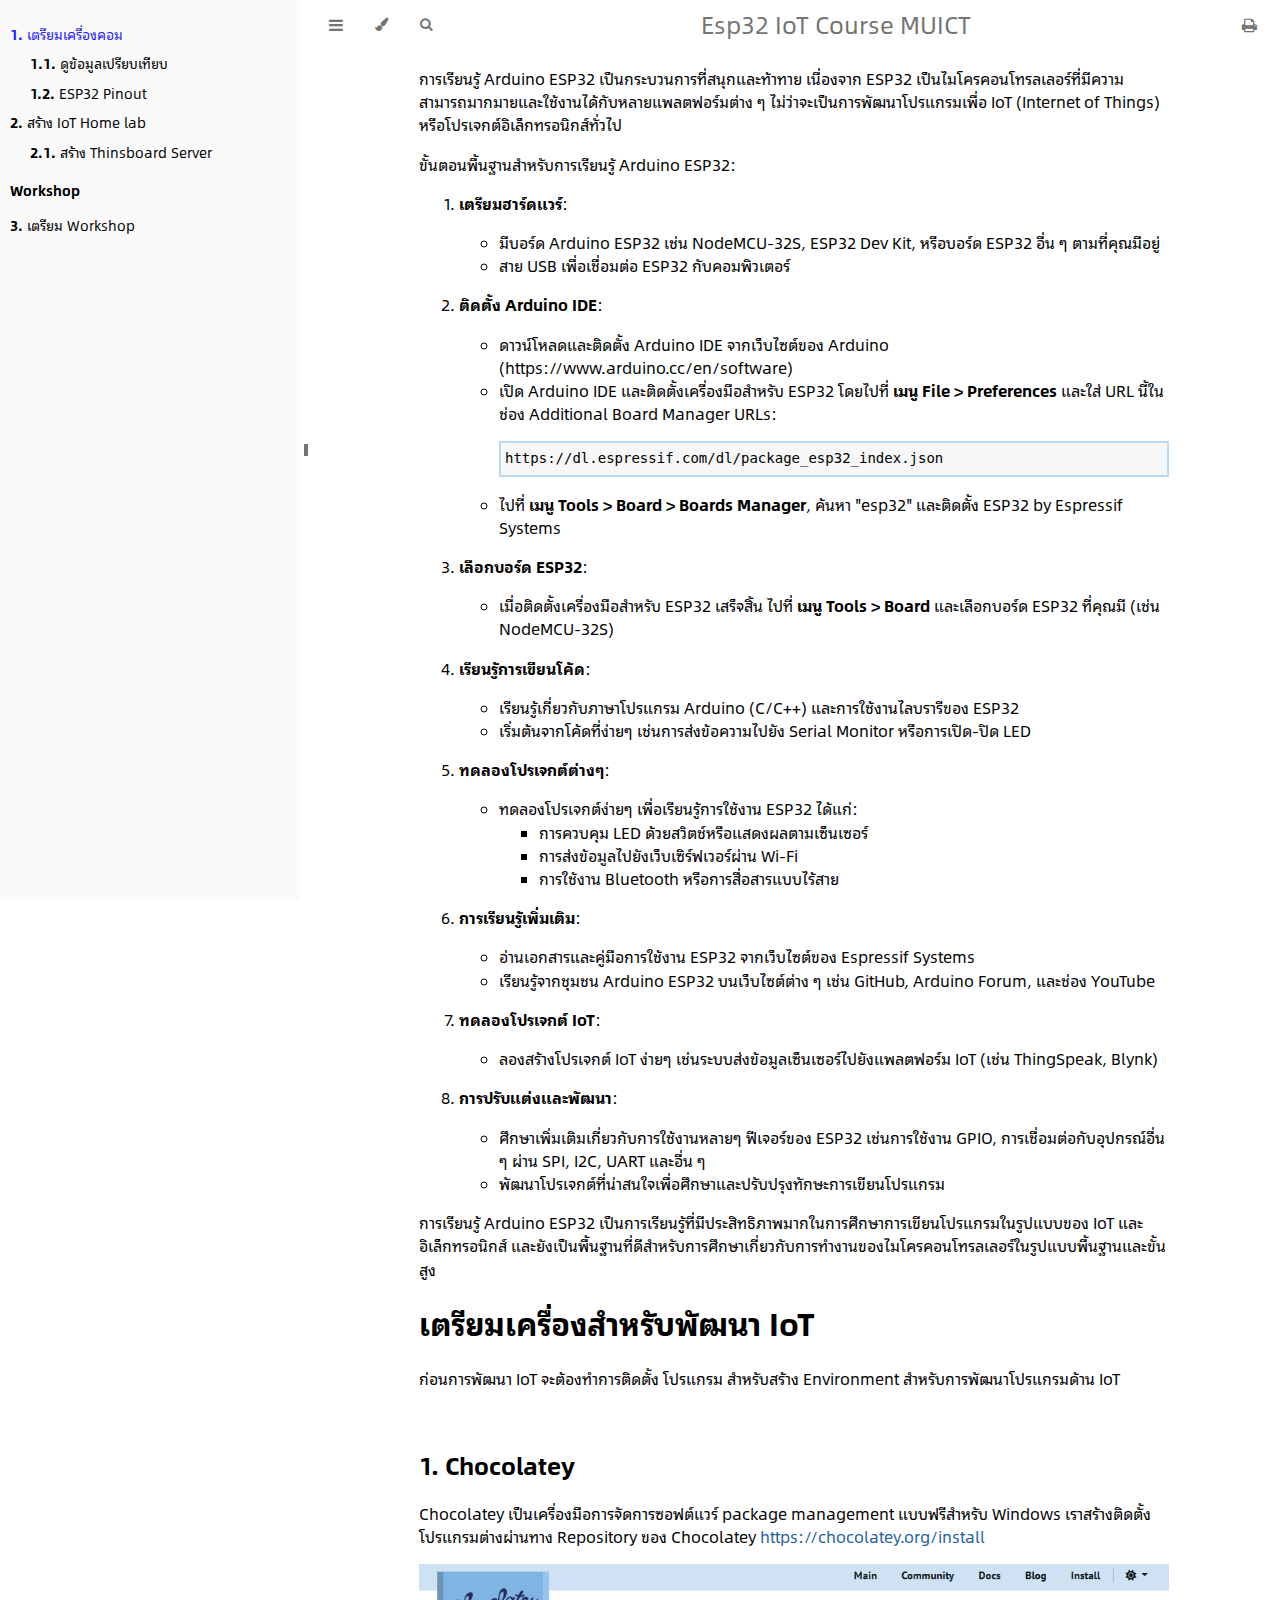
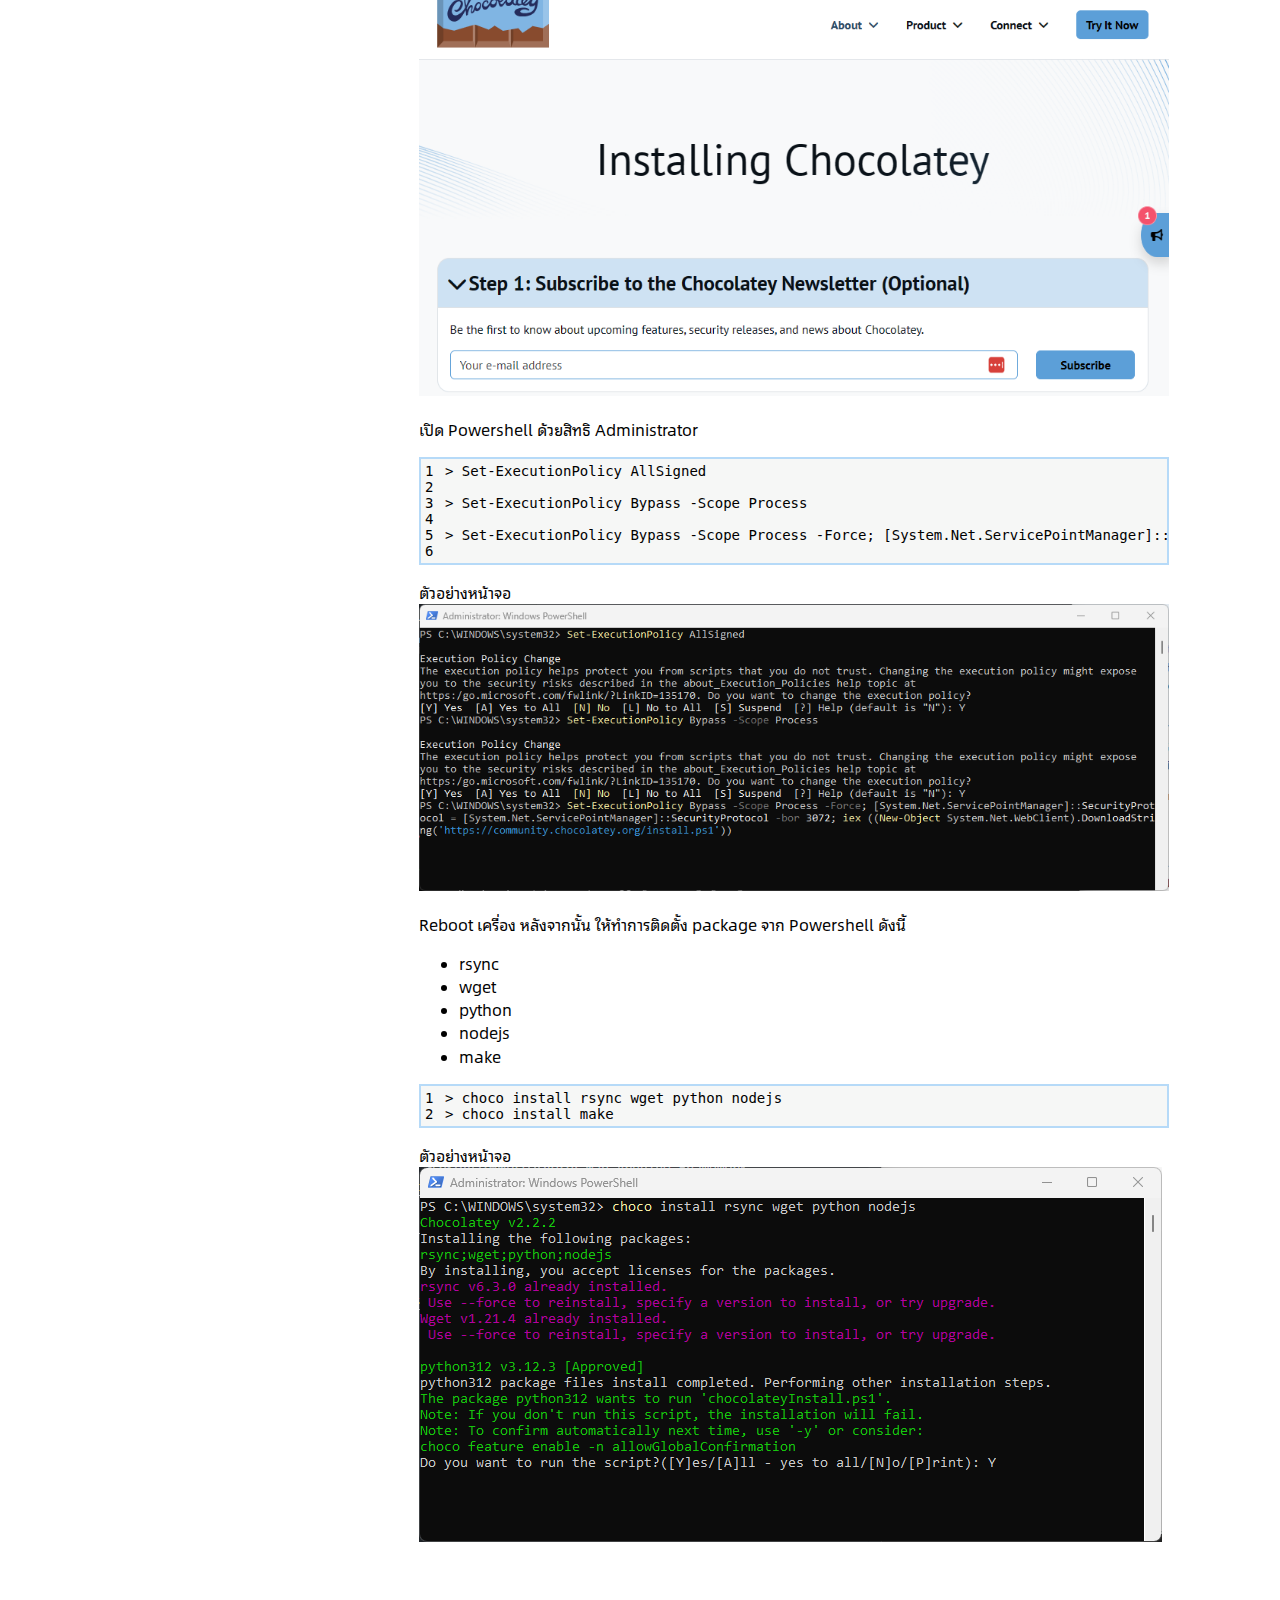
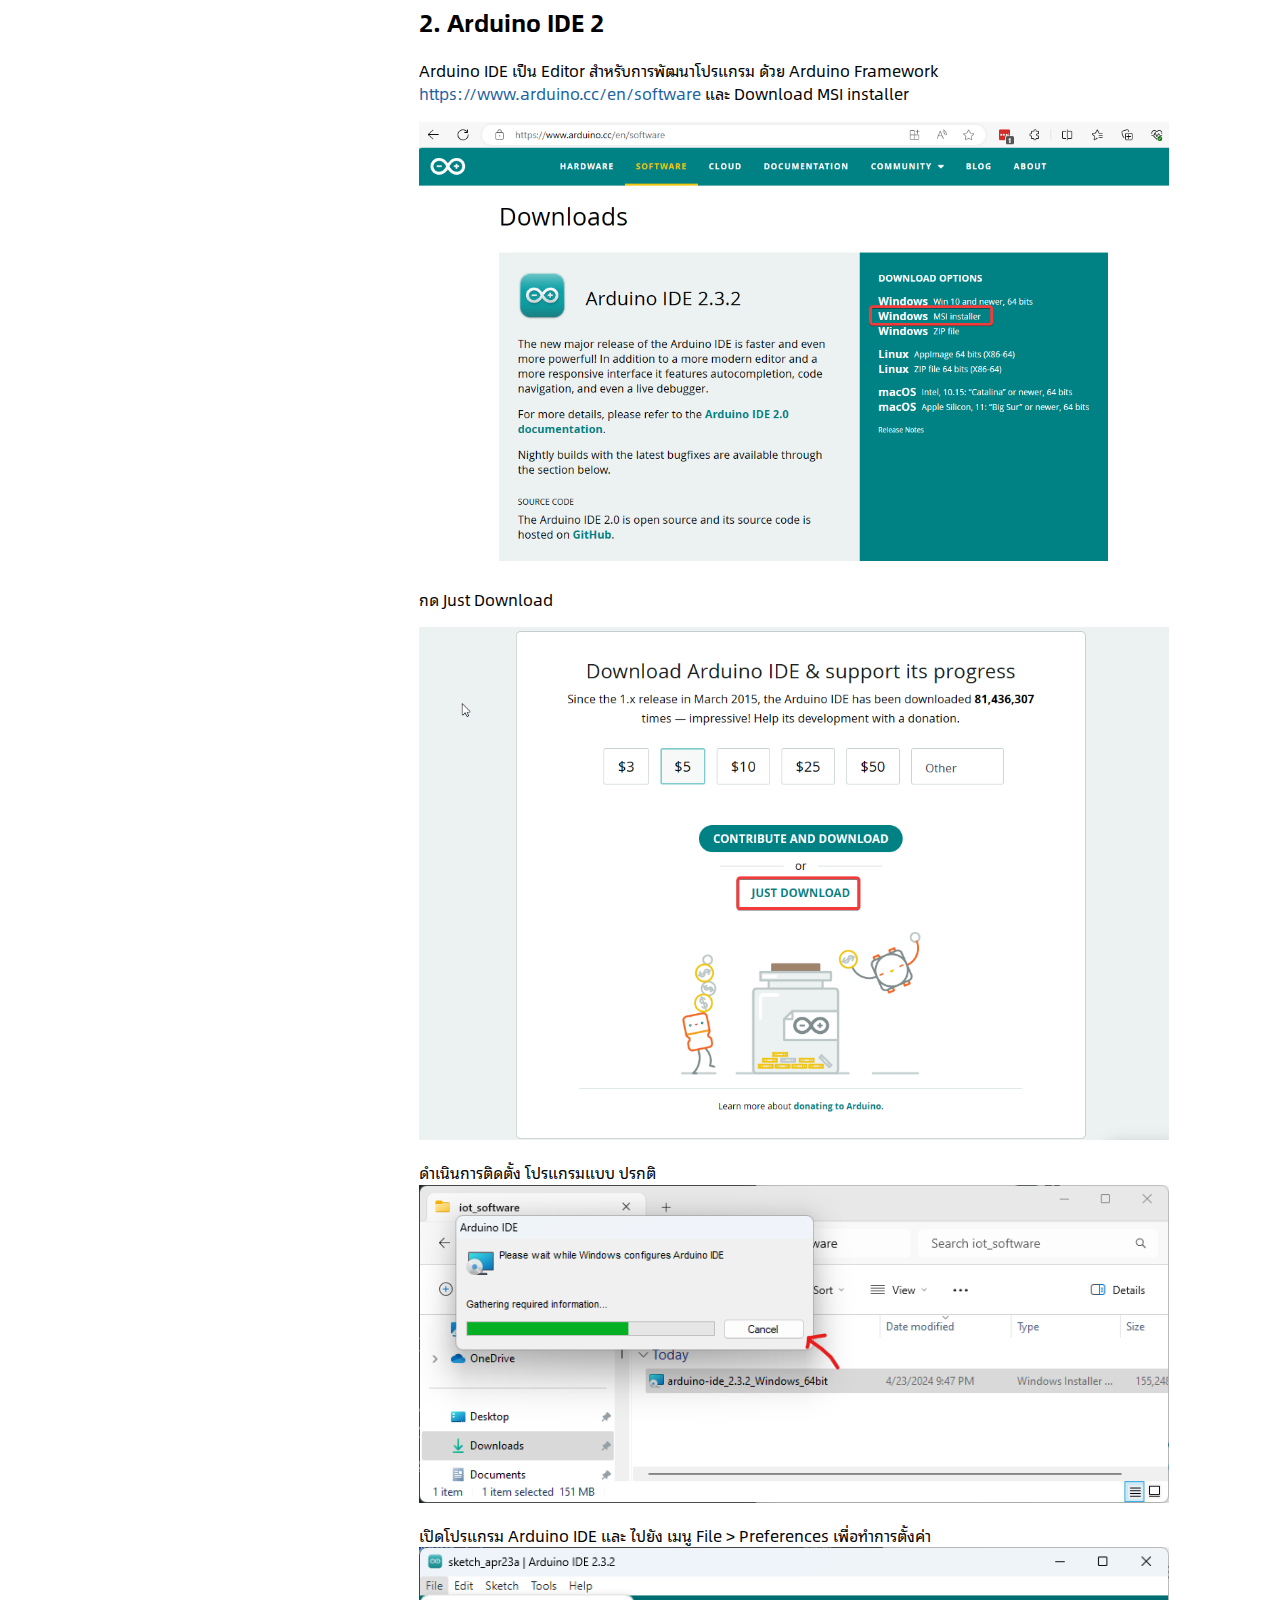
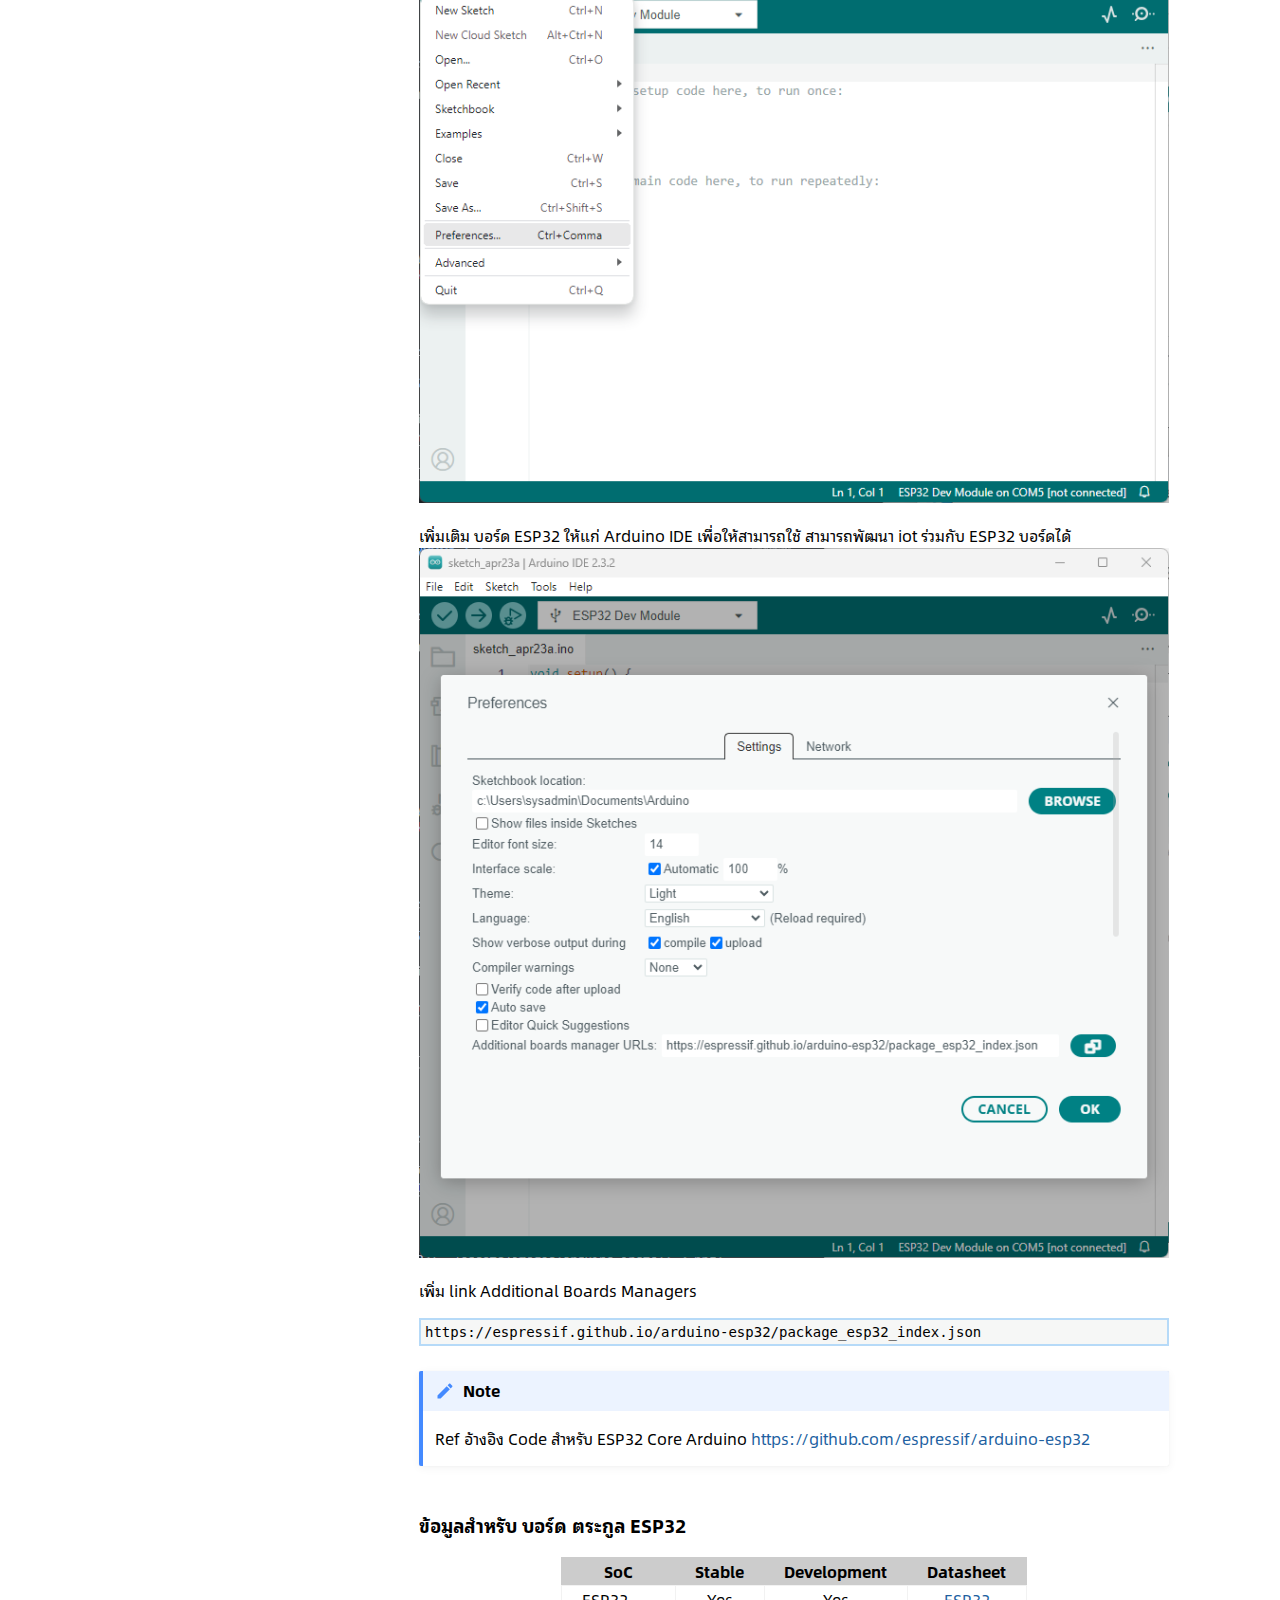
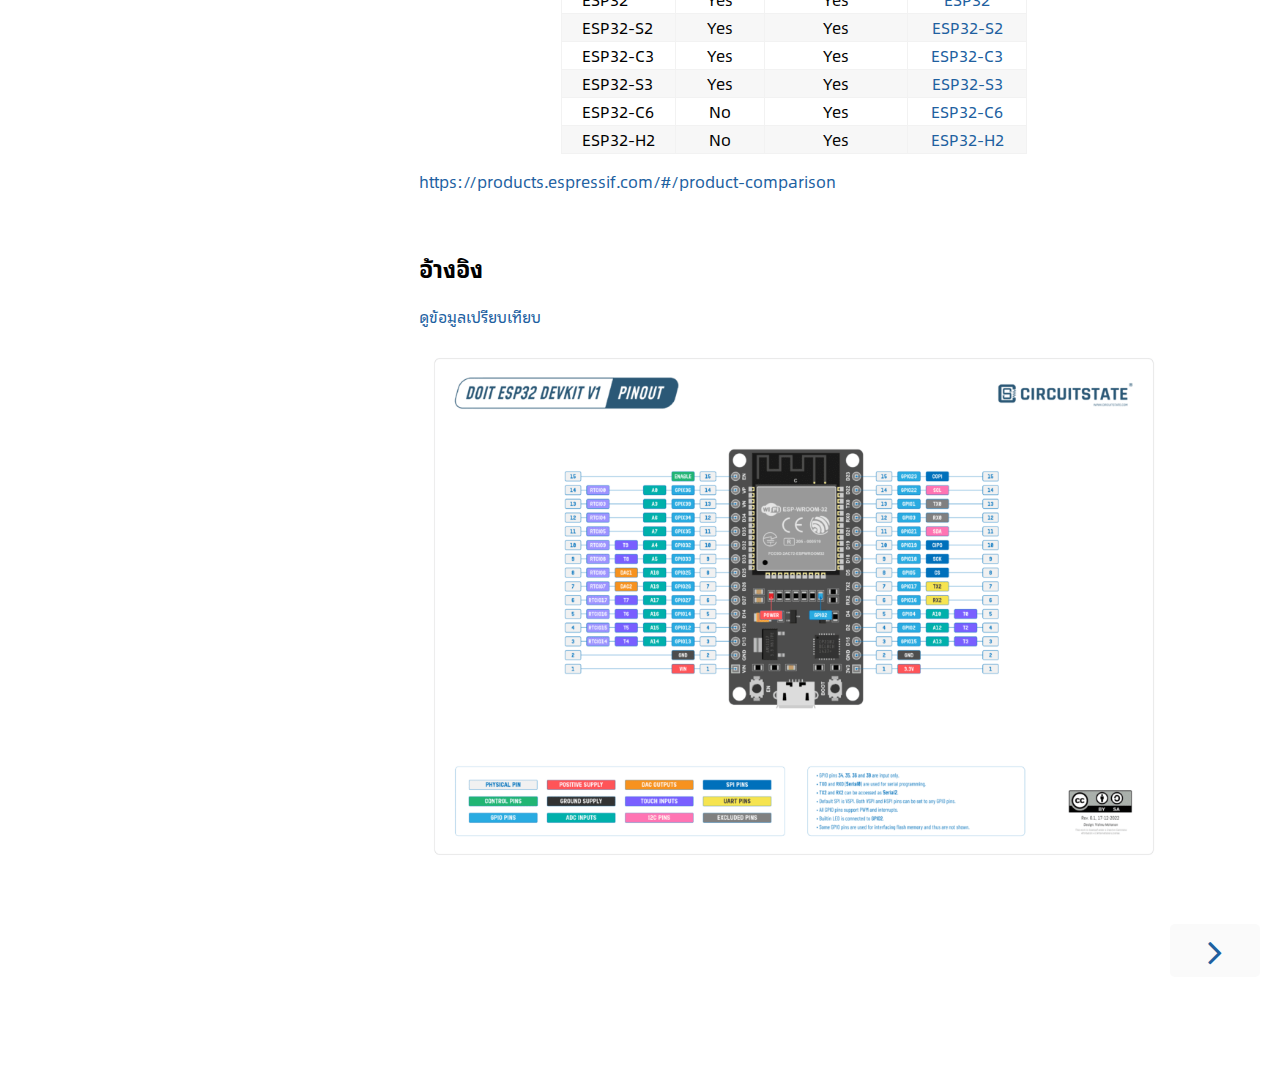
<file: index.html>
<!DOCTYPE HTML>
<html lang="en" class="light" dir="ltr">

<head>
    <!-- Book generated using mdBook -->
    <meta charset="UTF-8">
    <title>เตรียมเครื่องคอม - Esp32 IoT Course MUICT</title>


    <!-- Custom HTML head -->
    
    <meta name="description" content="">
    <meta name="viewport" content="width=device-width, initial-scale=1">
    <meta name="theme-color" content="#ffffff">

    <link rel="icon" href="favicon.svg">
    <link rel="shortcut icon" href="favicon.png">
    <link rel="stylesheet" href="css/variables.css">
    <link rel="stylesheet" href="css/general.css">
    <link rel="stylesheet" href="css/chrome.css">
    <link rel="stylesheet" href="css/print.css" media="print">

    <!-- Fonts -->
    <link rel="stylesheet" href="FontAwesome/css/font-awesome.css">
    <link rel="stylesheet" href="fonts/fonts.css">

    <!-- Highlight.js Stylesheets -->
    <link rel="stylesheet" href="highlight.css">
    <link rel="stylesheet" href="tomorrow-night.css">
    <link rel="stylesheet" href="ayu-highlight.css">

    <!-- Custom theme stylesheets -->
    <link rel="stylesheet" href="./mdbook-admonish.css">

</head>

<body class="sidebar-visible no-js">
    <div id="body-container">
        <!-- Provide site root to javascript -->
        <script>
            var path_to_root = "";
            var default_theme = window.matchMedia("(prefers-color-scheme: dark)").matches ? "navy" : "light";
        </script>

        <!-- Work around some values being stored in localStorage wrapped in quotes -->
        <script>
            try {
                var theme = localStorage.getItem('mdbook-theme');
                var sidebar = localStorage.getItem('mdbook-sidebar');

                if (theme.startsWith('"') && theme.endsWith('"')) {
                    localStorage.setItem('mdbook-theme', theme.slice(1, theme.length - 1));
                }

                if (sidebar.startsWith('"') && sidebar.endsWith('"')) {
                    localStorage.setItem('mdbook-sidebar', sidebar.slice(1, sidebar.length - 1));
                }
            } catch (e) { }
        </script>

        <!-- Set the theme before any content is loaded, prevents flash -->
        <script>
            var theme;
            try { theme = localStorage.getItem('mdbook-theme'); } catch (e) { }
            if (theme === null || theme === undefined) { theme = default_theme; }
            var html = document.querySelector('html');
            html.classList.remove('light')
            html.classList.add(theme);
            var body = document.querySelector('body');
            body.classList.remove('no-js')
            body.classList.add('js');
        </script>

        <input type="checkbox" id="sidebar-toggle-anchor" class="hidden">

        <!-- Hide / unhide sidebar before it is displayed -->
        <script>
            var body = document.querySelector('body');
            var sidebar = null;
            var sidebar_toggle = document.getElementById("sidebar-toggle-anchor");
            if (document.body.clientWidth >= 1080) {
                try { sidebar = localStorage.getItem('mdbook-sidebar'); } catch (e) { }
                sidebar = sidebar || 'visible';
            } else {
                sidebar = 'hidden';
            }
            sidebar_toggle.checked = sidebar === 'visible';
            body.classList.remove('sidebar-visible');
            body.classList.add("sidebar-" + sidebar);
        </script>

        <nav id="sidebar" class="sidebar" aria-label="Table of contents">
            <div class="sidebar-scrollbox">
                <ol class="chapter"><li class="chapter-item expanded "><a href="chapters/chapter_1.html" class="active"><strong aria-hidden="true">1.</strong> เตรียมเครื่องคอม</a></li><li><ol class="section"><li class="chapter-item expanded "><a href="chapters/ref/compare_esp1.html"><strong aria-hidden="true">1.1.</strong> ดูข้อมูลเปรียบเทียบ</a></li><li class="chapter-item expanded "><a href="chapters/ref/pinout.html"><strong aria-hidden="true">1.2.</strong> ESP32 Pinout</a></li></ol></li><li class="chapter-item expanded "><a href="chapters/iot_homelab.html"><strong aria-hidden="true">2.</strong> สร้าง IoT Home lab</a></li><li><ol class="section"><li class="chapter-item expanded "><a href="chapters/iot_thingsboard_lab.html"><strong aria-hidden="true">2.1.</strong> สร้าง Thinsboard Server</a></li></ol></li><li class="chapter-item expanded "><li class="part-title">Workshop</li><li class="chapter-item expanded "><a href="workshops/workshop1.html"><strong aria-hidden="true">3.</strong> เตรียม Workshop</a></li></ol>
            </div>
            <div id="sidebar-resize-handle" class="sidebar-resize-handle">
                <div class="sidebar-resize-indicator"></div>
            </div>
        </nav>

        <!-- Track and set sidebar scroll position -->
        <script>
            var sidebarScrollbox = document.querySelector('#sidebar .sidebar-scrollbox');
            sidebarScrollbox.addEventListener('click', function (e) {
                if (e.target.tagName === 'A') {
                    sessionStorage.setItem('sidebar-scroll', sidebarScrollbox.scrollTop);
                }
            }, { passive: true });
            var sidebarScrollTop = sessionStorage.getItem('sidebar-scroll');
            sessionStorage.removeItem('sidebar-scroll');
            if (sidebarScrollTop) {
                // preserve sidebar scroll position when navigating via links within sidebar
                sidebarScrollbox.scrollTop = sidebarScrollTop;
            } else {
                // scroll sidebar to current active section when navigating via "next/previous chapter" buttons
                var activeSection = document.querySelector('#sidebar .active');
                if (activeSection) {
                    activeSection.scrollIntoView({ block: 'center' });
                }
            }
        </script>

        <div id="page-wrapper" class="page-wrapper">

            <div class="page">
                                <div id="menu-bar-hover-placeholder"></div>
                <div id="menu-bar" class="menu-bar sticky">
                    <div class="left-buttons">
                        <label id="sidebar-toggle" class="icon-button" for="sidebar-toggle-anchor"
                            title="Toggle Table of Contents" aria-label="Toggle Table of Contents"
                            aria-controls="sidebar">
                            <i class="fa fa-bars"></i>
                        </label>
                        <button id="theme-toggle" class="icon-button" type="button" title="Change theme"
                            aria-label="Change theme" aria-haspopup="true" aria-expanded="false"
                            aria-controls="theme-list">
                            <i class="fa fa-paint-brush"></i>
                        </button>
                        <ul id="theme-list" class="theme-popup" aria-label="Themes" role="menu">
                            <li role="none"><button role="menuitem" class="theme" id="light">Light</button></li>
                            <li role="none"><button role="menuitem" class="theme" id="rust">Rust</button></li>
                            <li role="none"><button role="menuitem" class="theme" id="coal">Coal</button></li>
                            <li role="none"><button role="menuitem" class="theme" id="navy">Navy</button></li>
                            <li role="none"><button role="menuitem" class="theme" id="ayu">Ayu</button></li>
                        </ul>
                        <button id="search-toggle" class="icon-button" type="button" title="Search. (Shortkey: s)"
                            aria-label="Toggle Searchbar" aria-expanded="false" aria-keyshortcuts="S"
                            aria-controls="searchbar">
                            <i class="fa fa-search"></i>
                        </button>
                    </div>

                    <h1 class="menu-title">Esp32 IoT Course MUICT</h1>

                    <div class="right-buttons">
                        <a href="print.html" title="Print this book" aria-label="Print this book">
                            <i id="print-button" class="fa fa-print"></i>
                        </a>

                    </div>
                </div>

                <div id="search-wrapper" class="hidden">
                    <form id="searchbar-outer" class="searchbar-outer">
                        <input type="search" id="searchbar" name="searchbar" placeholder="Search this book ..."
                            aria-controls="searchresults-outer" aria-describedby="searchresults-header">
                    </form>
                    <div id="searchresults-outer" class="searchresults-outer hidden">
                        <div id="searchresults-header" class="searchresults-header"></div>
                        <ul id="searchresults">
                        </ul>
                    </div>
                </div>

                <!-- Apply ARIA attributes after the sidebar and the sidebar toggle button are added to the DOM -->
                <script>
                    document.getElementById('sidebar-toggle').setAttribute('aria-expanded', sidebar === 'visible');
                    document.getElementById('sidebar').setAttribute('aria-hidden', sidebar !== 'visible');
                    Array.from(document.querySelectorAll('#sidebar a')).forEach(function (link) {
                        link.setAttribute('tabIndex', sidebar === 'visible' ? 0 : -1);
                    });
                </script>

                <div id="content" class="content">
                    <main>
                        <p>การเรียนรู้ Arduino ESP32 เป็นกระบวนการที่สนุกและท้าทาย เนื่องจาก ESP32 เป็นไมโครคอนโทรลเลอร์ที่มีความสามารถมากมายและใช้งานได้กับหลายแพลตฟอร์มต่าง ๆ ไม่ว่าจะเป็นการพัฒนาโปรแกรมเพื่อ IoT (Internet of Things) หรือโปรเจกต์อิเล็กทรอนิกส์ทั่วไป</p>
<p>ขั้นตอนพื้นฐานสำหรับการเรียนรู้ Arduino ESP32:</p>
<ol>
<li>
<p><strong>เตรียมฮาร์ดแวร์</strong>:</p>
<ul>
<li>มีบอร์ด Arduino ESP32 เช่น NodeMCU-32S, ESP32 Dev Kit, หรือบอร์ด ESP32 อื่น ๆ ตามที่คุณมีอยู่</li>
<li>สาย USB เพื่อเชื่อมต่อ ESP32 กับคอมพิวเตอร์</li>
</ul>
</li>
<li>
<p><strong>ติดตั้ง Arduino IDE</strong>:</p>
<ul>
<li>ดาวน์โหลดและติดตั้ง Arduino IDE จากเว็บไซต์ของ Arduino (https://www.arduino.cc/en/software)</li>
<li>เปิด Arduino IDE และติดตั้งเครื่องมือสำหรับ ESP32 โดยไปที่ <strong>เมนู File &gt; Preferences</strong> และใส่ URL นี้ในช่อง Additional Board Manager URLs:
<pre><code>https://dl.espressif.com/dl/package_esp32_index.json
</code></pre>
</li>
<li>ไปที่ <strong>เมนู Tools &gt; Board &gt; Boards Manager</strong>, ค้นหา "esp32" และติดตั้ง ESP32 by Espressif Systems</li>
</ul>
</li>
<li>
<p><strong>เลือกบอร์ด ESP32</strong>:</p>
<ul>
<li>เมื่อติดตั้งเครื่องมือสำหรับ ESP32 เสร็จสิ้น ไปที่ <strong>เมนู Tools &gt; Board</strong> และเลือกบอร์ด ESP32 ที่คุณมี (เช่น NodeMCU-32S)</li>
</ul>
</li>
<li>
<p><strong>เรียนรู้การเขียนโค้ด</strong>:</p>
<ul>
<li>เรียนรู้เกี่ยวกับภาษาโปรแกรม Arduino (C/C++) และการใช้งานไลบรารีของ ESP32</li>
<li>เริ่มต้นจากโค้ดที่ง่ายๆ เช่นการส่งข้อความไปยัง Serial Monitor หรือการเปิด-ปิด LED</li>
</ul>
</li>
<li>
<p><strong>ทดลองโปรเจกต์ต่างๆ</strong>:</p>
<ul>
<li>ทดลองโปรเจกต์ง่ายๆ เพื่อเรียนรู้การใช้งาน ESP32 ได้แก่:
<ul>
<li>การควบคุม LED ด้วยสวิตช์หรือแสดงผลตามเซ็นเซอร์</li>
<li>การส่งข้อมูลไปยังเว็บเซิร์ฟเวอร์ผ่าน Wi-Fi</li>
<li>การใช้งาน Bluetooth หรือการสื่อสารแบบไร้สาย</li>
</ul>
</li>
</ul>
</li>
<li>
<p><strong>การเรียนรู้เพิ่มเติม</strong>:</p>
<ul>
<li>อ่านเอกสารและคู่มือการใช้งาน ESP32 จากเว็บไซต์ของ Espressif Systems</li>
<li>เรียนรู้จากชุมชน Arduino ESP32 บนเว็บไซต์ต่าง ๆ เช่น GitHub, Arduino Forum, และช่อง YouTube</li>
</ul>
</li>
<li>
<p><strong>ทดลองโปรเจกต์ IoT</strong>:</p>
<ul>
<li>ลองสร้างโปรเจกต์ IoT ง่ายๆ เช่นระบบส่งข้อมูลเซ็นเซอร์ไปยังแพลตฟอร์ม IoT (เช่น ThingSpeak, Blynk)</li>
</ul>
</li>
<li>
<p><strong>การปรับแต่งและพัฒนา</strong>:</p>
<ul>
<li>ศึกษาเพิ่มเติมเกี่ยวกับการใช้งานหลายๆ ฟีเจอร์ของ ESP32 เช่นการใช้งาน GPIO, การเชื่อมต่อกับอุปกรณ์อื่น ๆ ผ่าน SPI, I2C, UART และอื่น ๆ</li>
<li>พัฒนาโปรเจกต์ที่น่าสนใจเพื่อศึกษาและปรับปรุงทักษะการเขียนโปรแกรม</li>
</ul>
</li>
</ol>
<p>การเรียนรู้ Arduino ESP32 เป็นการเรียนรู้ที่มีประสิทธิภาพมากในการศึกษาการเขียนโปรแกรมในรูปแบบของ IoT และอิเล็กทรอนิกส์ และยังเป็นพื้นฐานที่ดีสำหรับการศึกษาเกี่ยวกับการทำงานของไมโครคอนโทรลเลอร์ในรูปแบบพื้นฐานและขั้นสูง</p>
<h1 id="เตรียมเครืองสำหรับพัฒนา-iot"><a class="header" href="#เตรียมเครืองสำหรับพัฒนา-iot">เตรียมเครื่องสำหรับพัฒนา IoT</a></h1>
<p>ก่อนการพัฒนา IoT จะต้องทำการติดตั้ง โปรแกรม สำหรับสร้าง Environment สำหรับการพัฒนาโปรแกรมด้าน IoT</p>
<h2 id="1-chocolatey"><a class="header" href="#1-chocolatey">1. Chocolatey</a></h2>
<p>Chocolatey เป็นเครื่องมือการจัดการซอฟต์แวร์ package management แบบฟรีสำหรับ Windows เราสร้างติดตั้งโปรแกรมต่างผ่านทาง Repository ของ Chocolatey  <a href="https://chocolatey.org/install">https://chocolatey.org/install</a></p>
<p><img src="../assets/images/chocolatey1.png" alt="chocolate" /></p>
<p>เปิด Powershell ด้วยสิทธิ Administrator</p>
<pre><code class="language-sh">&gt; Set-ExecutionPolicy AllSigned

&gt; Set-ExecutionPolicy Bypass -Scope Process

&gt; Set-ExecutionPolicy Bypass -Scope Process -Force; [System.Net.ServicePointManager]::SecurityProtocol = [System.Net.ServicePointManager]::SecurityProtocol -bor 3072; iex ((New-Object System.Net.WebClient).DownloadString('https://community.chocolatey.org/install.ps1'))

</code></pre>
<p>ตัวอย่างหน้าจอ
<img src="../assets/images/ps_chocolatey.png" alt="ps_chocolatey" /></p>
<p>Reboot เครื่อง  หลังจากนั้น ให้ทำการติดตั้ง package จาก Powershell ดังนี้</p>
<ul>
<li>rsync</li>
<li>wget</li>
<li>python</li>
<li>nodejs</li>
<li>make</li>
</ul>
<pre><code class="language-sh">&gt; choco install rsync wget python nodejs
&gt; choco install make
</code></pre>
<p>ตัวอย่างหน้าจอ
<img src="../assets/images/choco_install.png" alt="choco_install" /></p>
<h2 id="2-arduino-ide-2"><a class="header" href="#2-arduino-ide-2">2. Arduino IDE 2</a></h2>
<p>Arduino IDE เป็น Editor สำหรับการพัฒนาโปรแกรม ด้วย Arduino Framework
<a href="https://www.arduino.cc/en/software">https://www.arduino.cc/en/software</a>  และ Download MSI installer</p>
<p><img src="../assets/images/arduino_download.png" alt="arduino_download" /></p>
<p>กด Just Download</p>
<p><img src="../assets/images/just_download.png" alt="just_download" /></p>
<p>ดำเนินการติดตั้ง โปรแกรมแบบ ปรกติ
<img src="../assets/images/arduino_install_1.png" alt="arduino_install_1" /></p>
<p>เปิดโปรแกรม Arduino IDE และ ไปยัง เมนู File &gt; Preferences เพื่อทำการตั้งค่า
<img src="../assets/images/arduino_install_2.png" alt="arduino_install_2" /></p>
<p>เพิ่มเติม บอร์ด ESP32 ให้แก่ Arduino IDE เพื่อให้สามารถใช้ สามารถพัฒนา iot ร่วมกับ ESP32 บอร์ดได้
<img src="../assets/images/arduino_install_3.png" alt="arduino_install_3" /></p>
<p>เพิ่ม link Additional Boards Managers</p>
<pre><code>https://espressif.github.io/arduino-esp32/package_esp32_index.json
</code></pre>
<div id="admonition-note" class="admonition admonish-note">
<div class="admonition-title">
<p>Note</p>
<p><a class="admonition-anchor-link" href="#admonition-note"></a></p>
</div>
<div>
<p>Ref อ้างอิง Code สำหรับ ESP32 Core Arduino  <a href="https://github.com/espressif/arduino-esp32">https://github.com/espressif/arduino-esp32</a></p>
</div>
</div>
<h3 id="ขอมูลสำหรับ-บอรด-ตระกูล-esp32"><a class="header" href="#ขอมูลสำหรับ-บอรด-ตระกูล-esp32">ข้อมูลสำหรับ บอร์ด ตระกูล ESP32</a></h3>
<div class="table-wrapper"><table><thead><tr><th><strong>SoC</strong></th><th style="text-align: center"><strong>Stable</strong></th><th style="text-align: center"><strong>Development</strong></th><th style="text-align: center"><strong>Datasheet</strong></th></tr></thead><tbody>
<tr><td>ESP32</td><td style="text-align: center">Yes</td><td style="text-align: center">Yes</td><td style="text-align: center"><a href="https://www.espressif.com/sites/default/files/documentation/esp32_datasheet_en.pdf">ESP32</a></td></tr>
<tr><td>ESP32-S2</td><td style="text-align: center">Yes</td><td style="text-align: center">Yes</td><td style="text-align: center"><a href="https://www.espressif.com/sites/default/files/documentation/esp32-s2_datasheet_en.pdf">ESP32-S2</a></td></tr>
<tr><td>ESP32-C3</td><td style="text-align: center">Yes</td><td style="text-align: center">Yes</td><td style="text-align: center"><a href="https://www.espressif.com/sites/default/files/documentation/esp32-c3_datasheet_en.pdf">ESP32-C3</a></td></tr>
<tr><td>ESP32-S3</td><td style="text-align: center">Yes</td><td style="text-align: center">Yes</td><td style="text-align: center"><a href="https://www.espressif.com/sites/default/files/documentation/esp32-s3_datasheet_en.pdf">ESP32-S3</a></td></tr>
<tr><td>ESP32-C6</td><td style="text-align: center">No</td><td style="text-align: center">Yes</td><td style="text-align: center"><a href="https://www.espressif.com/sites/default/files/documentation/esp32-c6_datasheet_en.pdf">ESP32-C6</a></td></tr>
<tr><td>ESP32-H2</td><td style="text-align: center">No</td><td style="text-align: center">Yes</td><td style="text-align: center"><a href="https://www.espressif.com/sites/default/files/documentation/esp32-h2_datasheet_en.pdf">ESP32-H2</a></td></tr>
</tbody></table>
</div>
<p><a href="https://products.espressif.com/#/product-comparison">https://products.espressif.com/#/product-comparison</a></p>
<h2 id="อางอิง"><a class="header" href="#อางอิง">อ้างอิง</a></h2>
<p><a href="./ref/compare_esp1.html">ดูข้อมูลเปรียบเทียบ</a></p>
<p><img src="../assets/images/ESP32-DevKit-V1-Pinout-Diagram.png" alt="Esp32-DevKit-V1-Pinout(PNG)" /></p>

                    </main>

                    <nav class="nav-wrapper" aria-label="Page navigation">
                        <!-- Mobile navigation buttons -->

                        <a rel="next prefetch" href="chapters/ref/compare_esp1.html" class="mobile-nav-chapters next"
                            title="Next chapter" aria-label="Next chapter" aria-keyshortcuts="Right">
                            <i class="fa fa-angle-right"></i>
                        </a>

                        <div style="clear: both"></div>
                    </nav>
                </div>
            </div>

            <nav class="nav-wide-wrapper" aria-label="Page navigation">

                <a rel="next prefetch" href="chapters/ref/compare_esp1.html" class="nav-chapters next" title="Next chapter"
                    aria-label="Next chapter" aria-keyshortcuts="Right">
                    <i class="fa fa-angle-right"></i>
                </a>
            </nav>

        </div>

        <!-- Livereload script (if served using the cli tool) -->
        <script>
            const wsProtocol = location.protocol === 'https:' ? 'wss:' : 'ws:';
            const wsAddress = wsProtocol + "//" + location.host + "/" + "__livereload";
            const socket = new WebSocket(wsAddress);
            socket.onmessage = function (event) {
                if (event.data === "reload") {
                    socket.close();
                    location.reload();
                }
            };

            window.onbeforeunload = function () {
                socket.close();
            }
        </script>



        <script>
            window.playground_copyable = true;
        </script>


        <script src="elasticlunr.min.js"></script>
        <script src="mark.min.js"></script>
        <script src="searcher.js"></script>

        <script src="clipboard.min.js"></script>
        <script src="highlight.js"></script>
        <script src="book.js"></script>

        <!-- Custom JS scripts -->
        <script src="js/highlightjs-line-numbers.js"></script>


        <script>
            $(document).ready(function () {
                $('code.hljs').each(function (i, block) {
                    hljs.lineNumbersBlock(block);
                });
            });
        </script>

    </div>
</body>

</html>
</file>
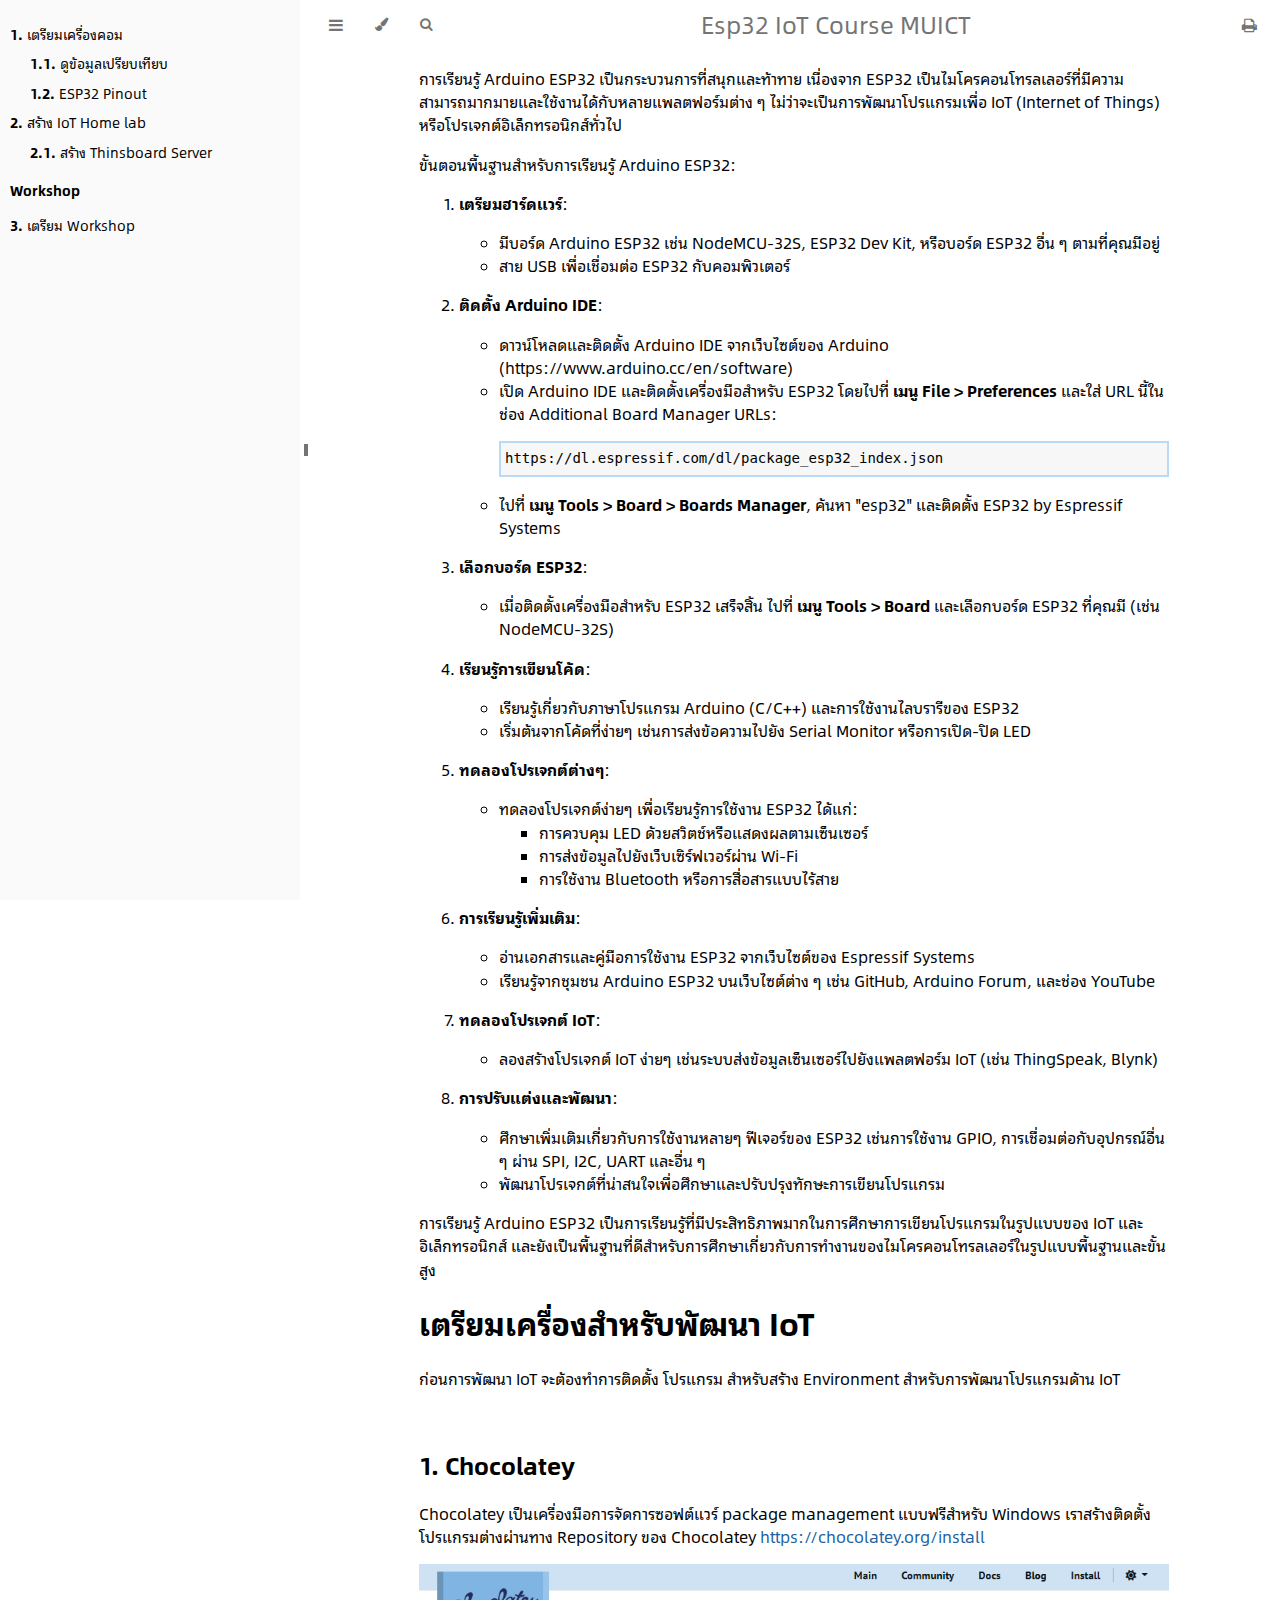
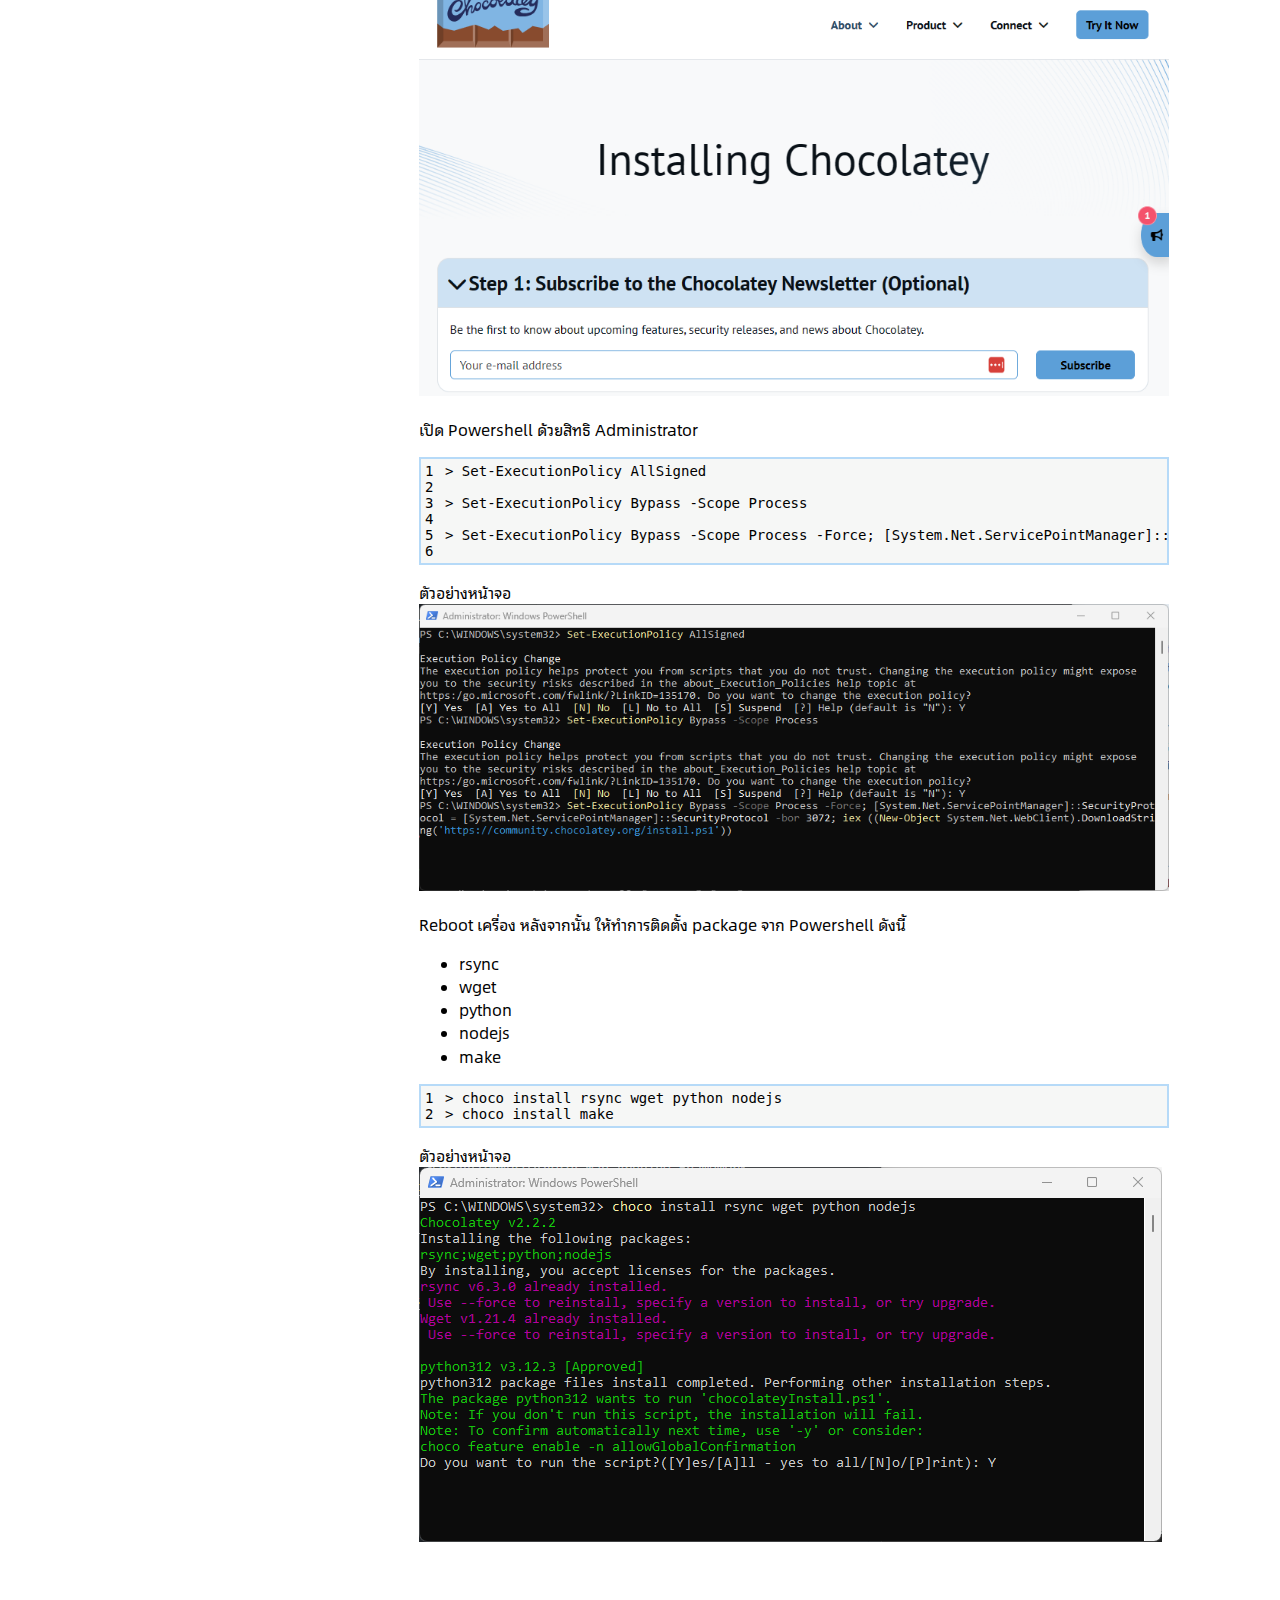
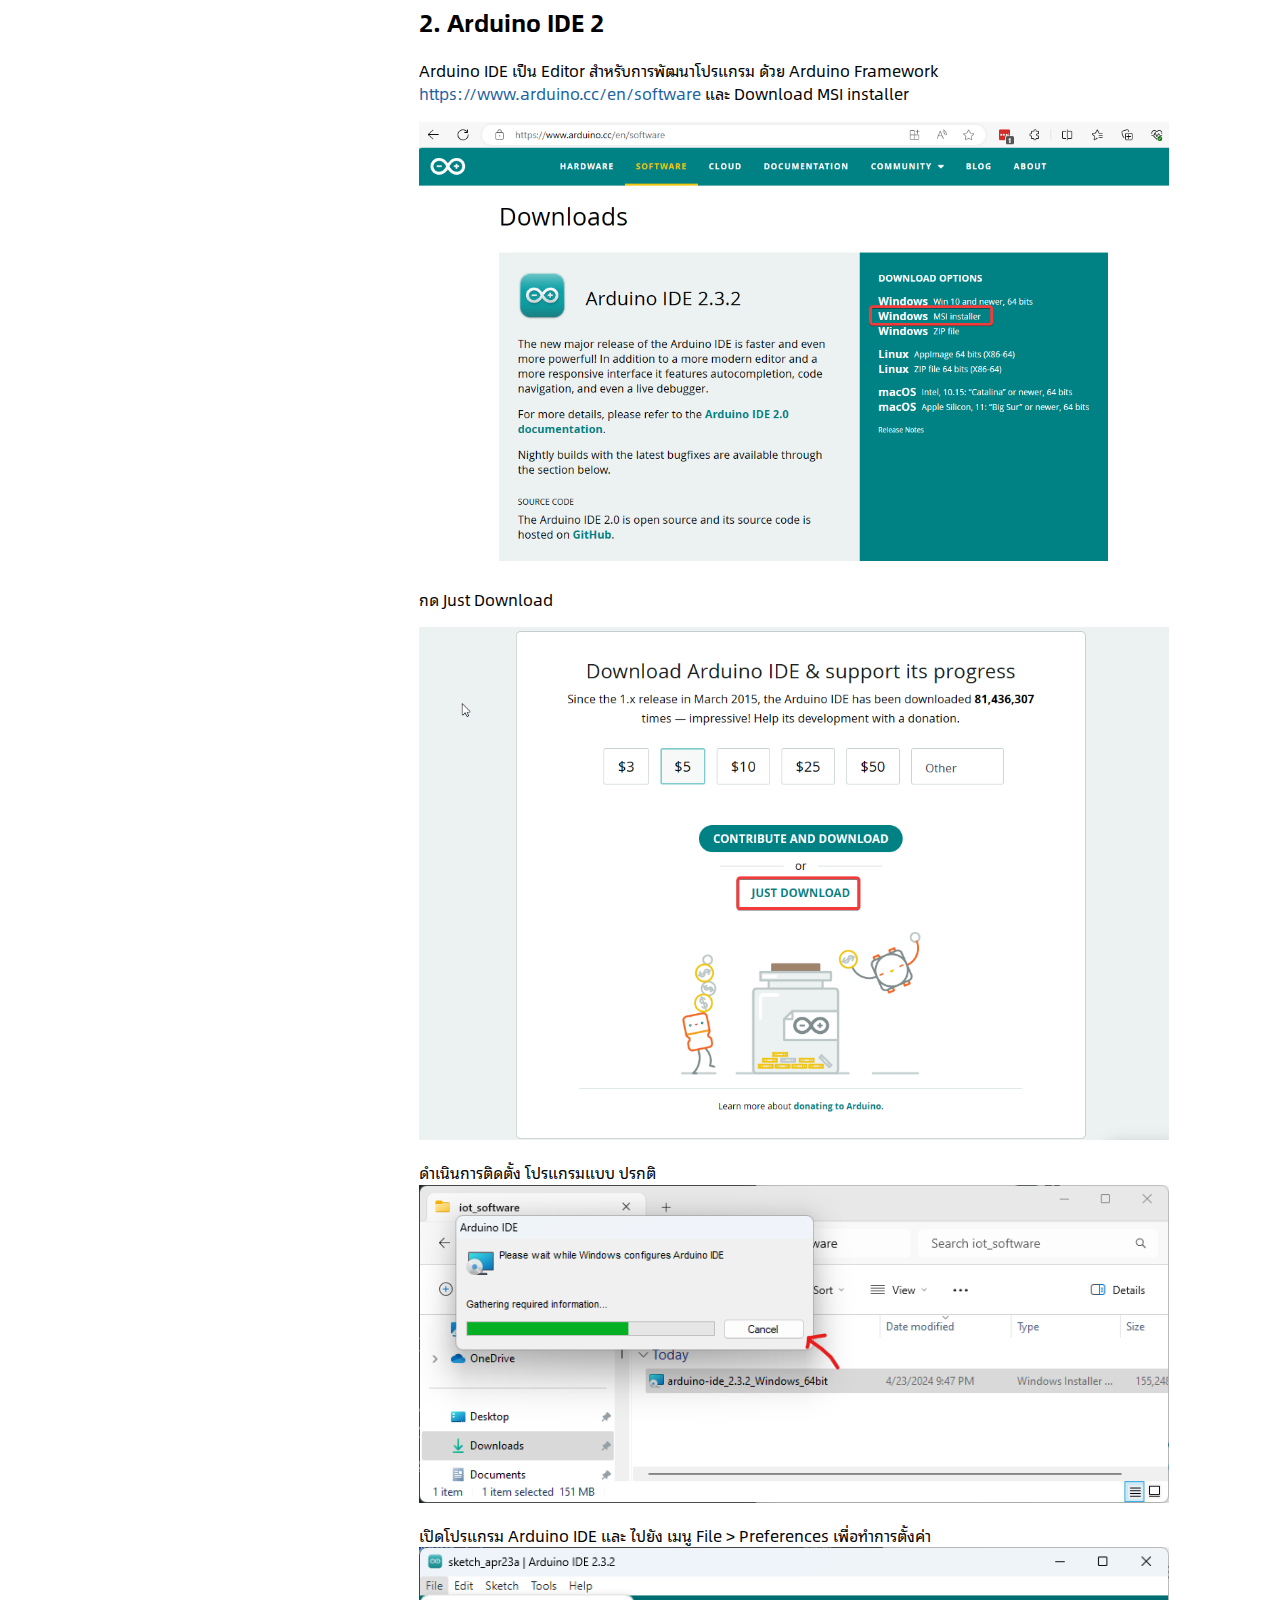
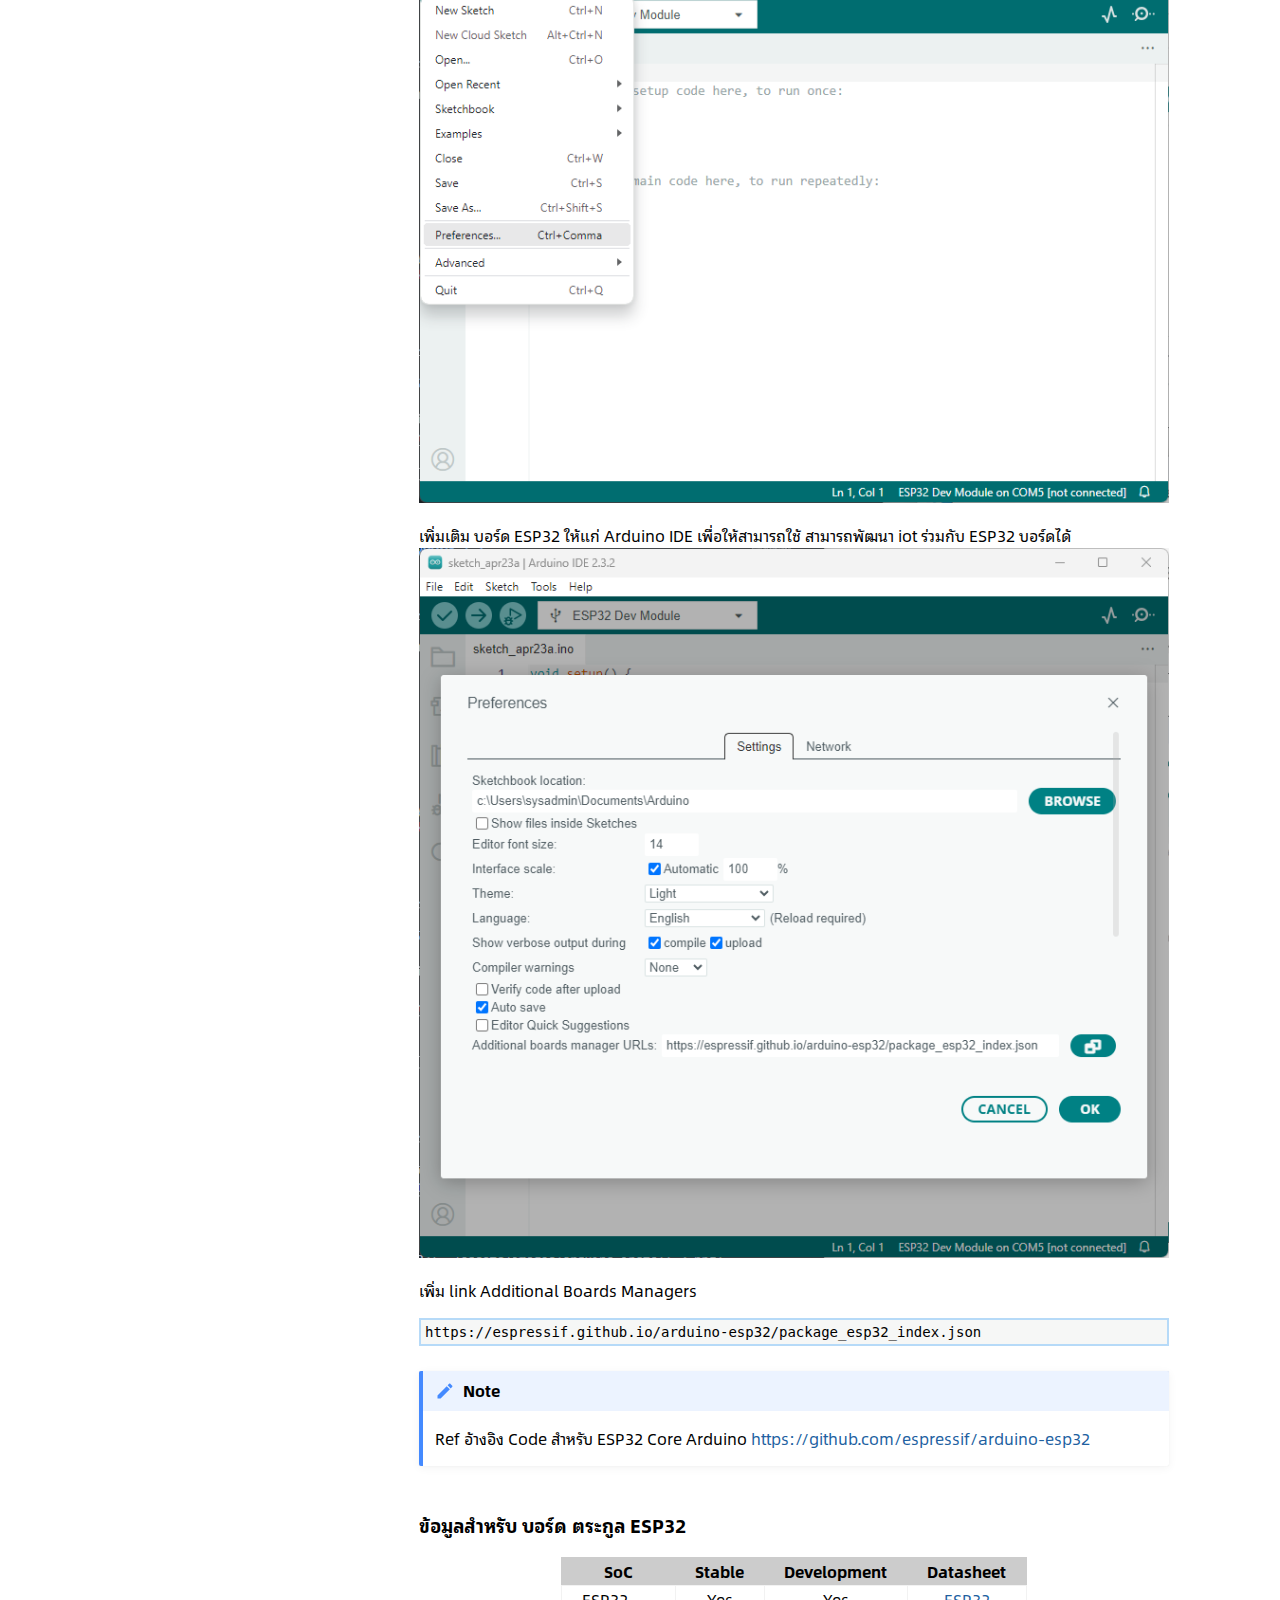
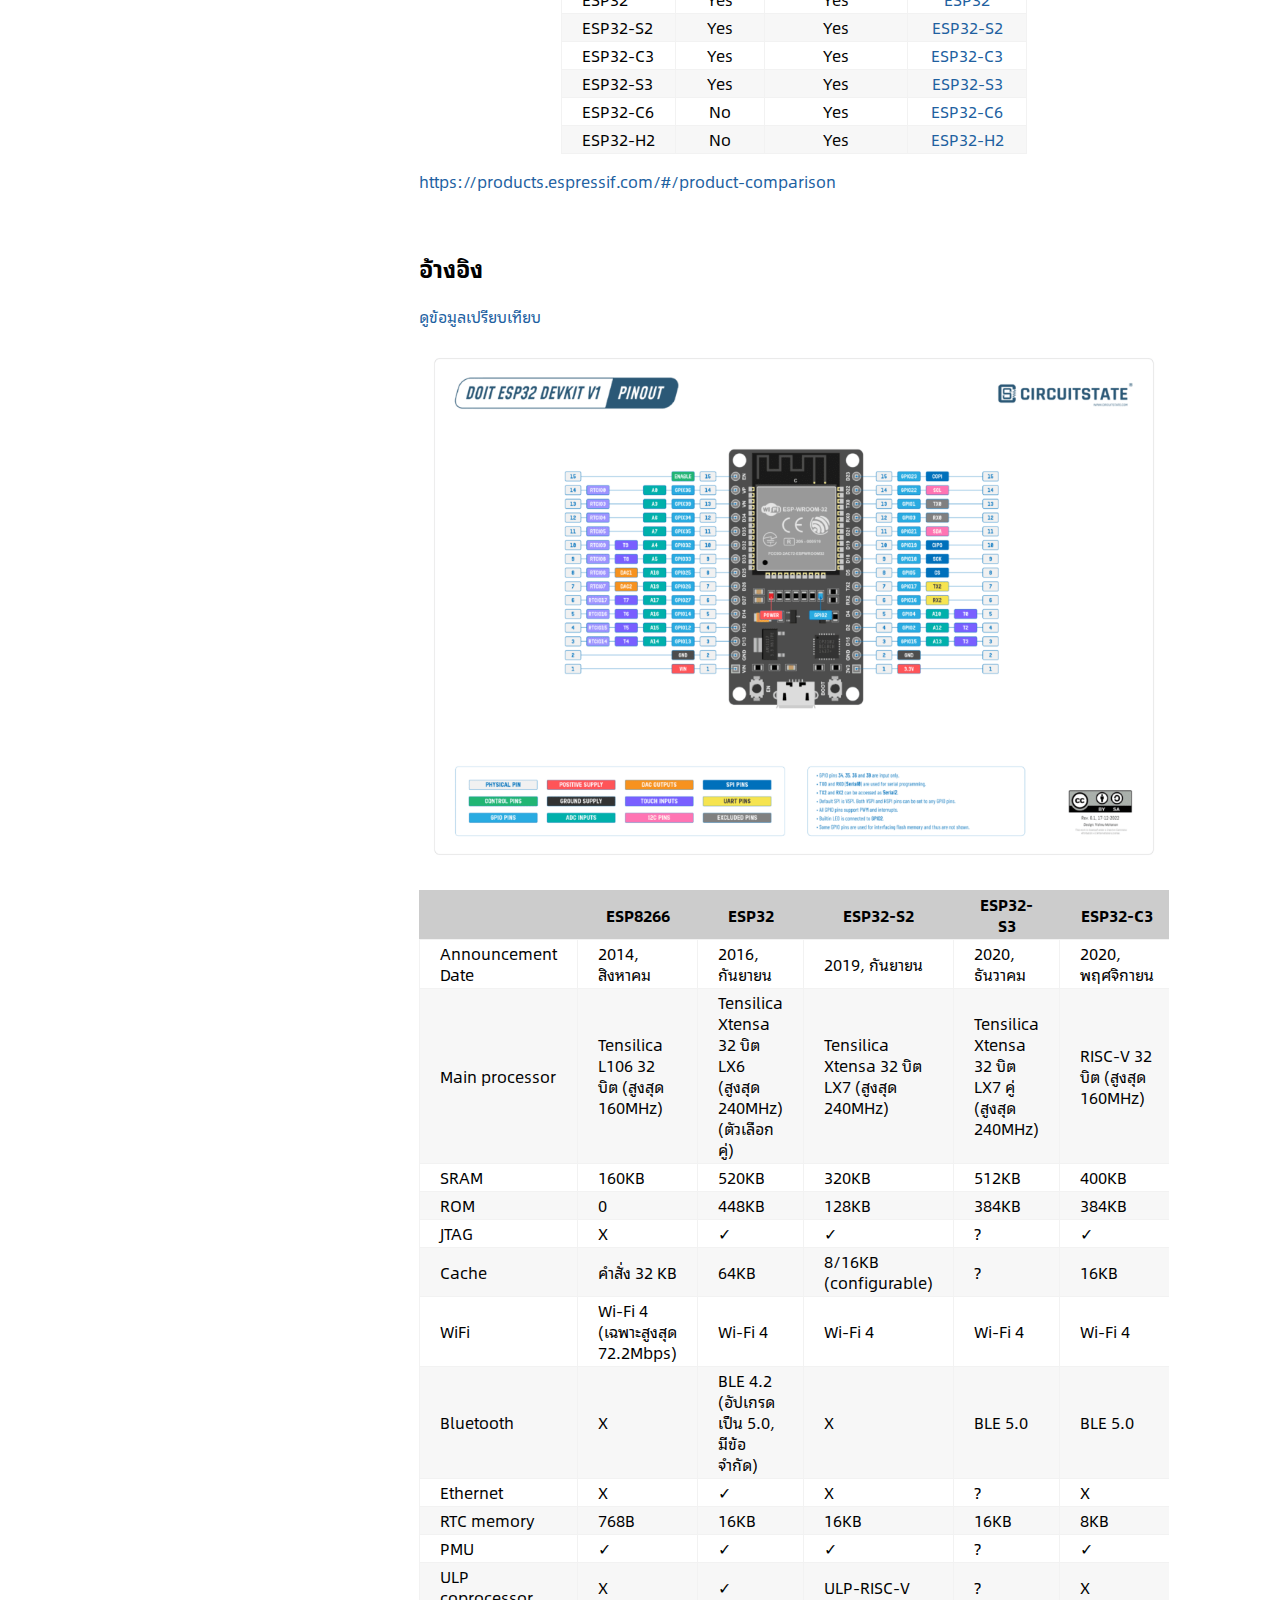
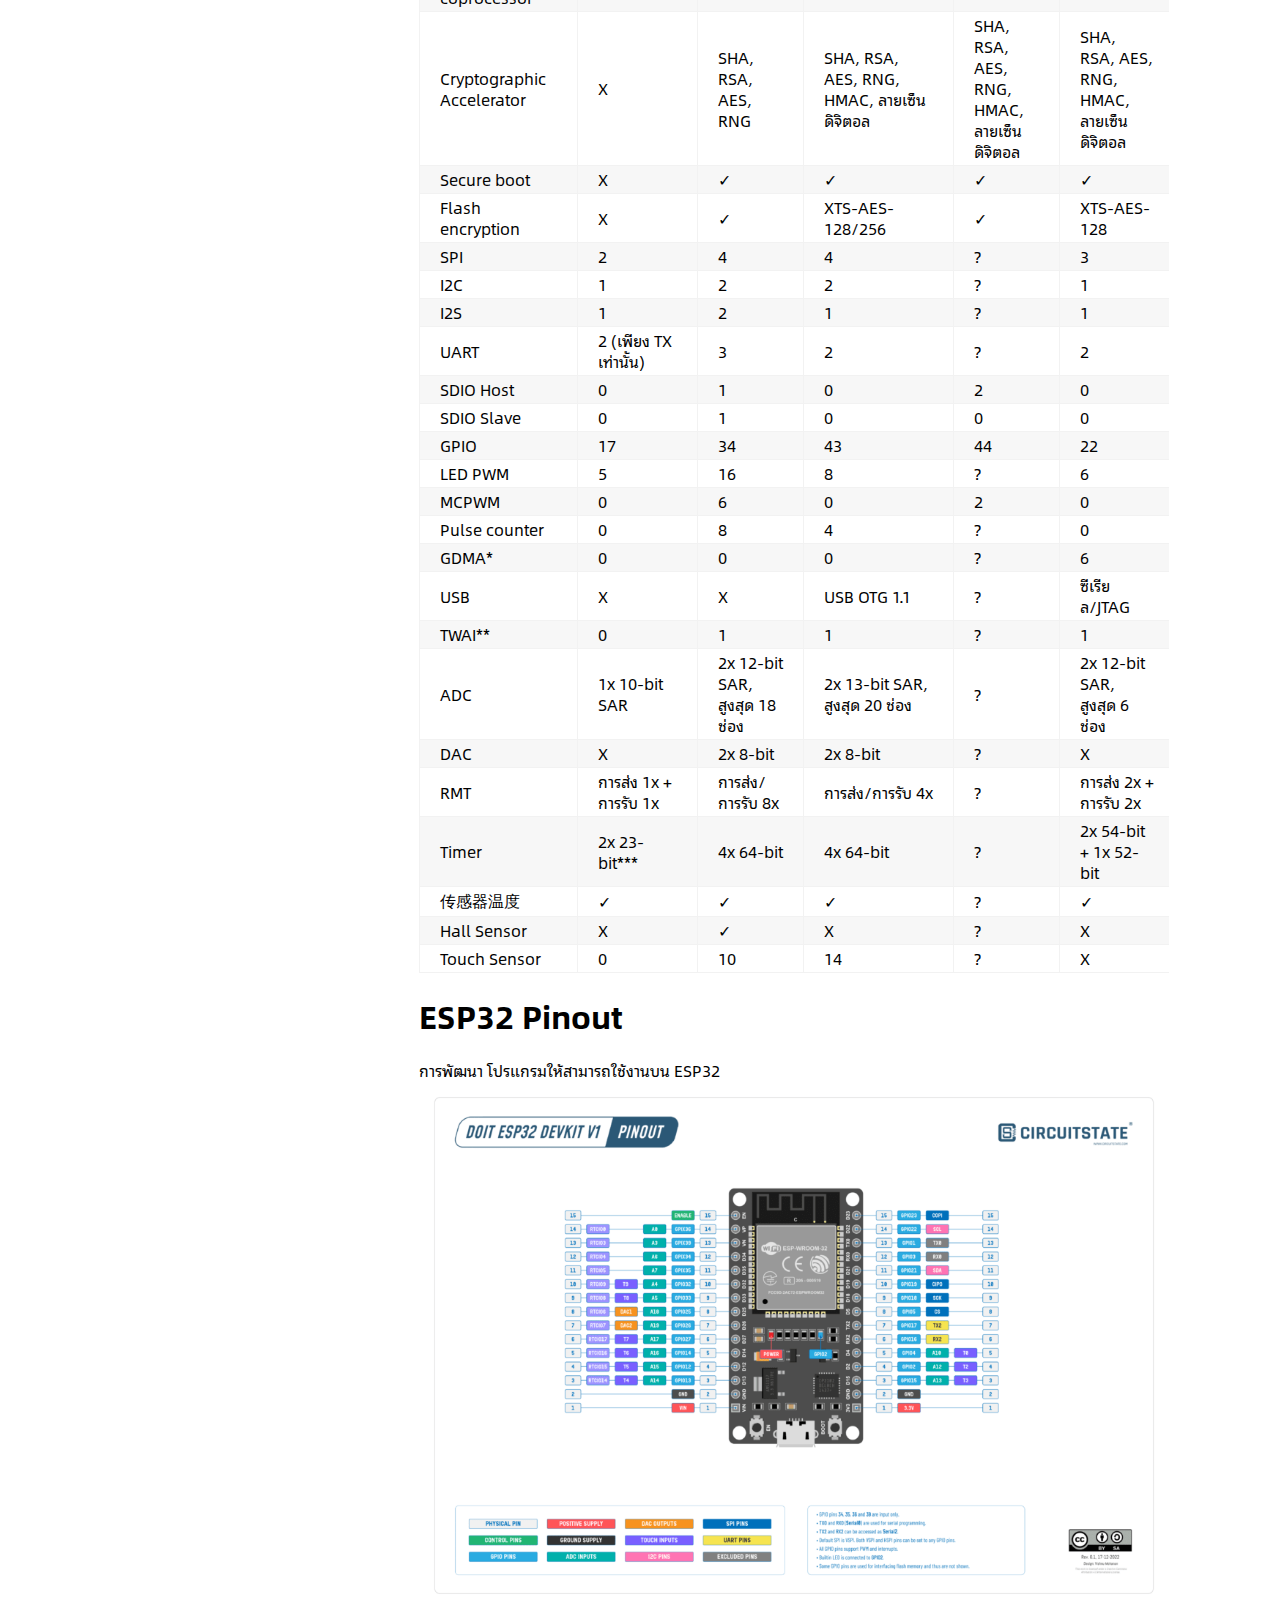
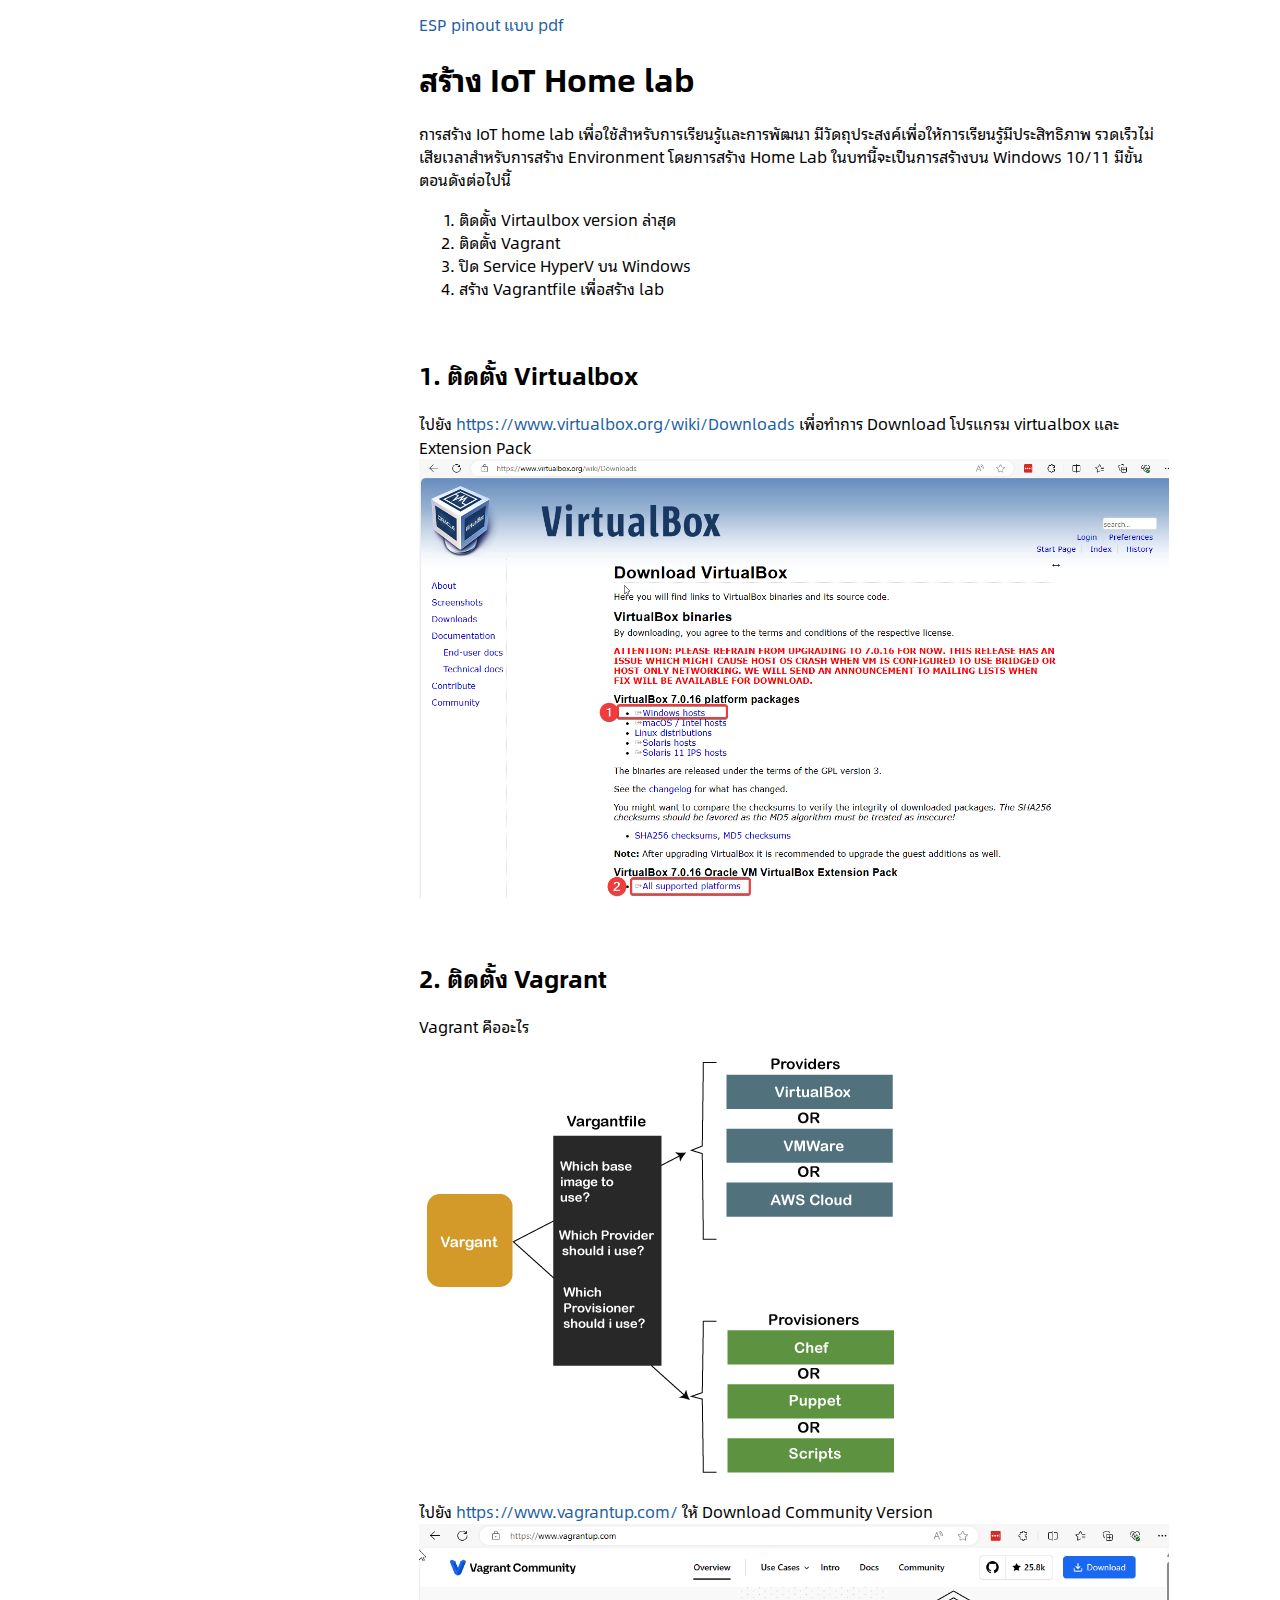
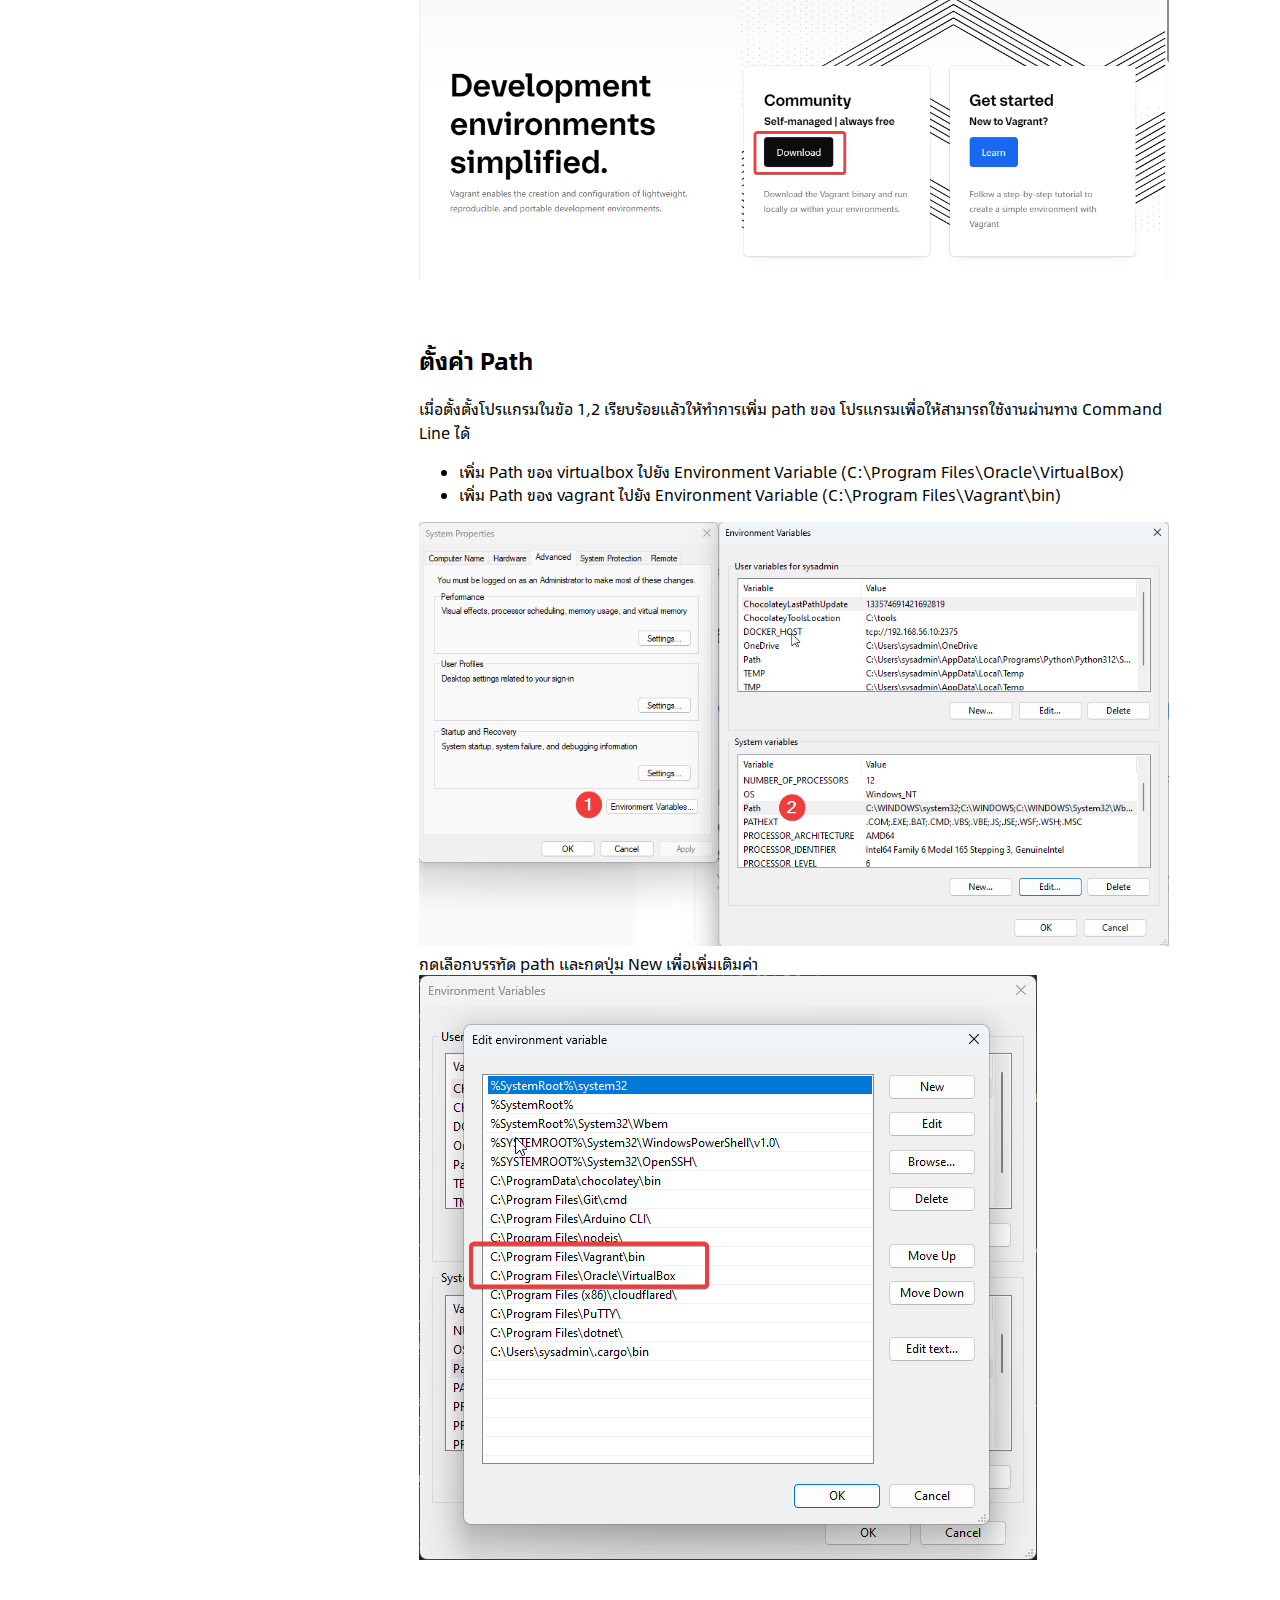
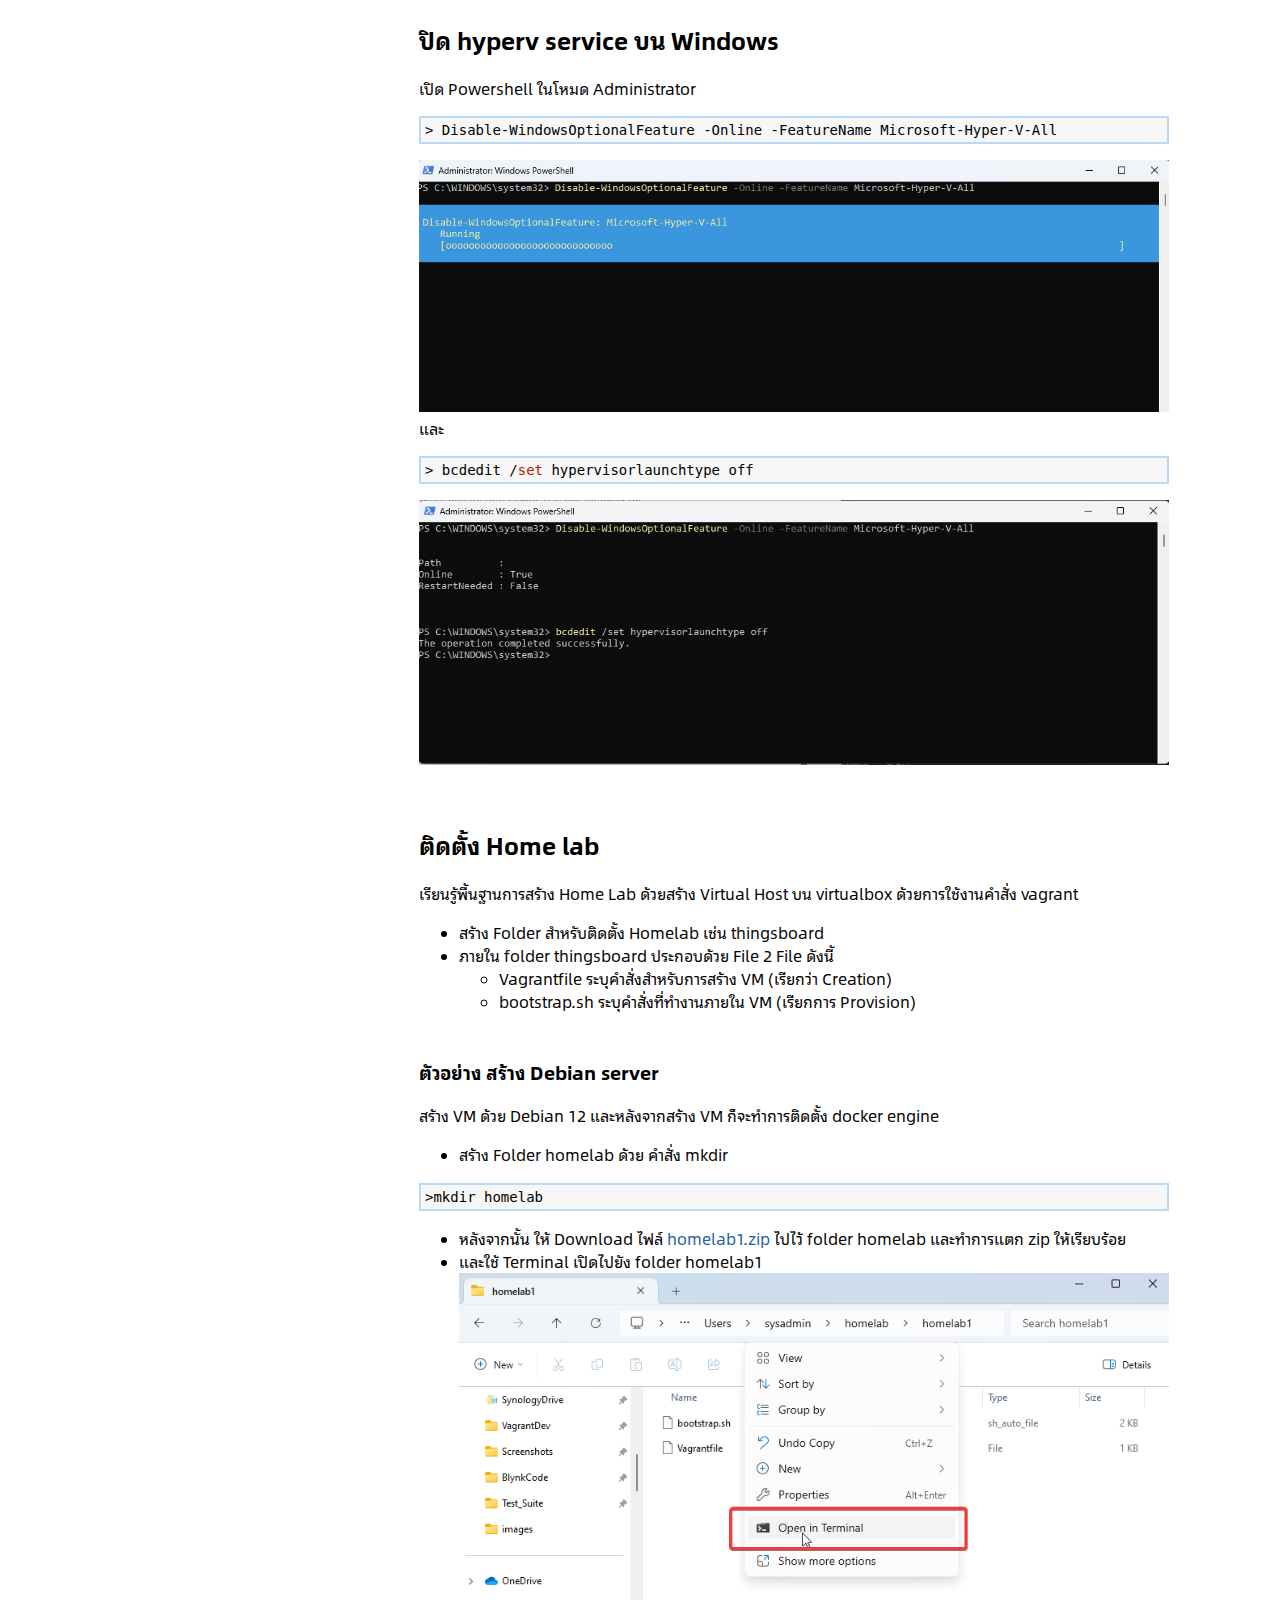
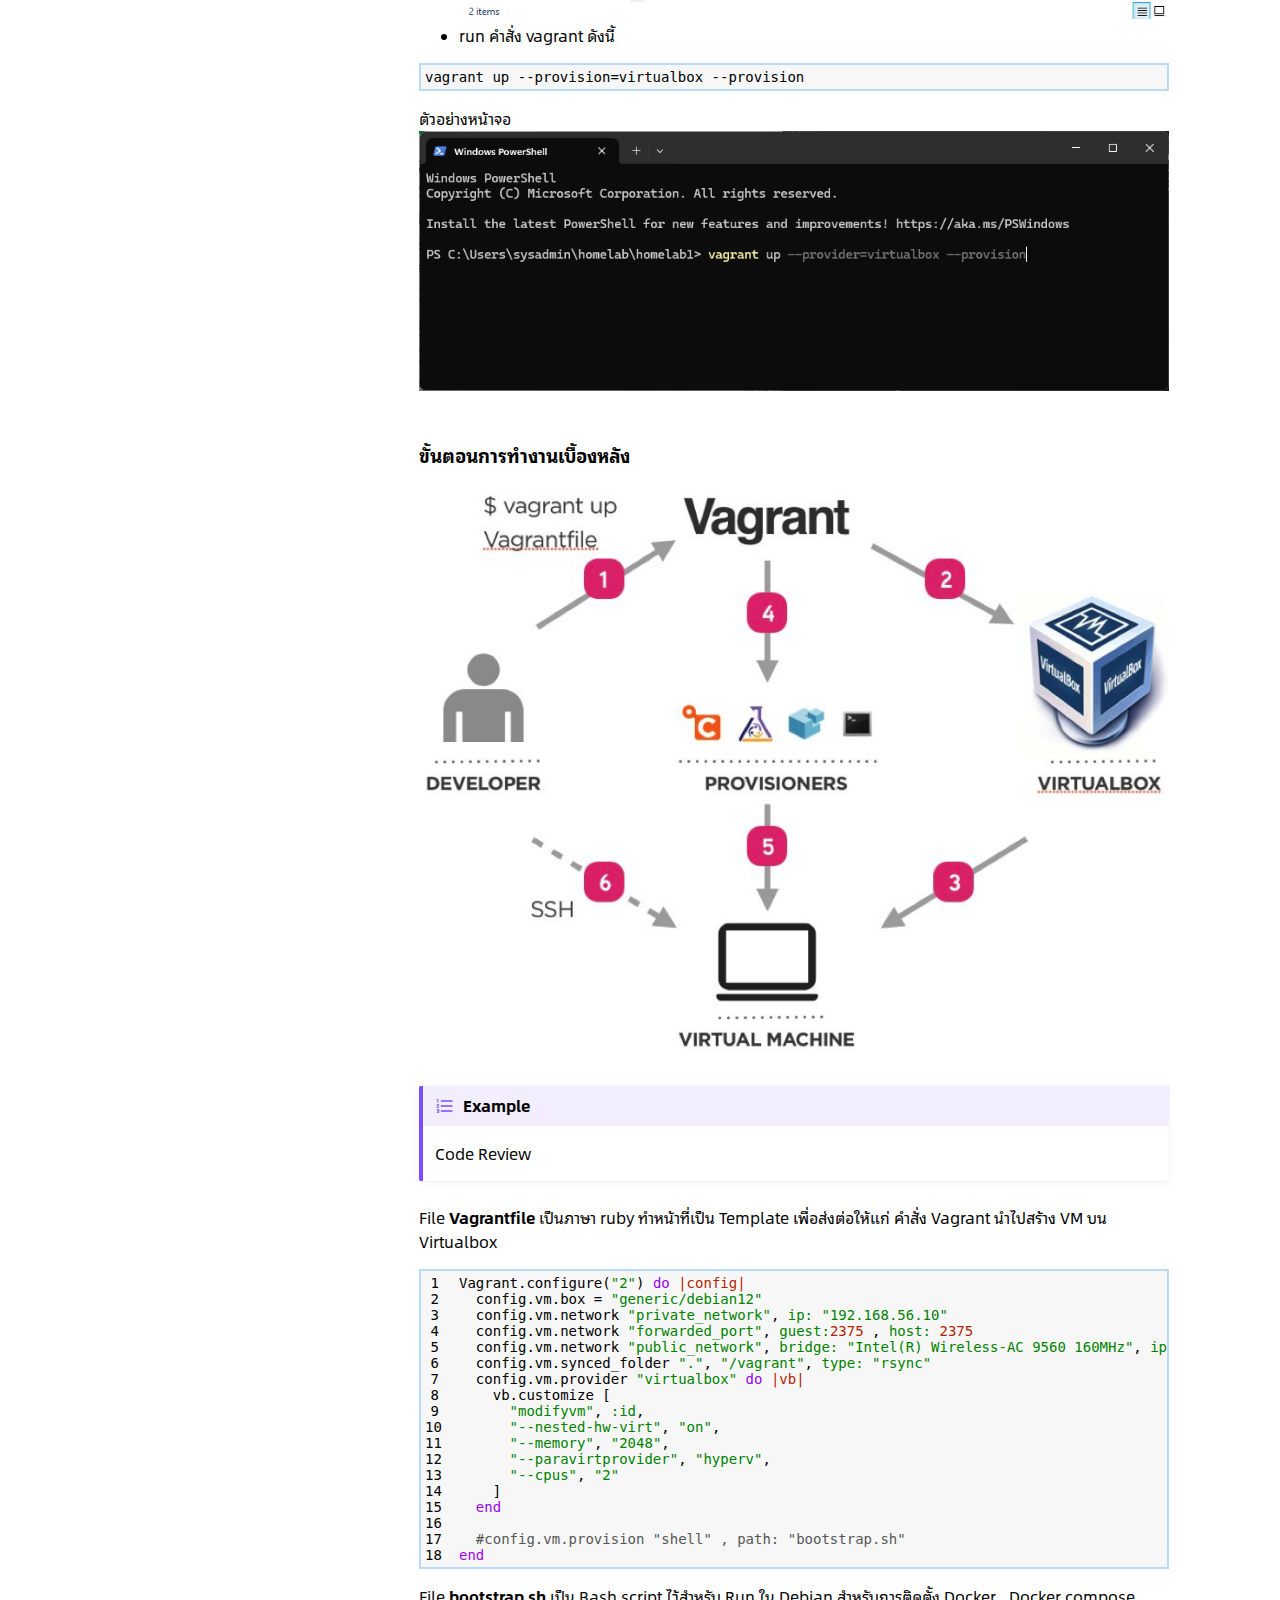
<file: print.html>
<!DOCTYPE HTML>
<html lang="en" class="light" dir="ltr">

<head>
    <!-- Book generated using mdBook -->
    <meta charset="UTF-8">
    <title>Esp32 IoT Course MUICT</title>
    <meta name="robots" content="noindex">


    <!-- Custom HTML head -->
    
    <meta name="description" content="">
    <meta name="viewport" content="width=device-width, initial-scale=1">
    <meta name="theme-color" content="#ffffff">

    <link rel="icon" href="favicon.svg">
    <link rel="shortcut icon" href="favicon.png">
    <link rel="stylesheet" href="css/variables.css">
    <link rel="stylesheet" href="css/general.css">
    <link rel="stylesheet" href="css/chrome.css">
    <link rel="stylesheet" href="css/print.css" media="print">

    <!-- Fonts -->
    <link rel="stylesheet" href="FontAwesome/css/font-awesome.css">
    <link rel="stylesheet" href="fonts/fonts.css">

    <!-- Highlight.js Stylesheets -->
    <link rel="stylesheet" href="highlight.css">
    <link rel="stylesheet" href="tomorrow-night.css">
    <link rel="stylesheet" href="ayu-highlight.css">

    <!-- Custom theme stylesheets -->
    <link rel="stylesheet" href="./mdbook-admonish.css">

</head>

<body class="sidebar-visible no-js">
    <div id="body-container">
        <!-- Provide site root to javascript -->
        <script>
            var path_to_root = "";
            var default_theme = window.matchMedia("(prefers-color-scheme: dark)").matches ? "navy" : "light";
        </script>

        <!-- Work around some values being stored in localStorage wrapped in quotes -->
        <script>
            try {
                var theme = localStorage.getItem('mdbook-theme');
                var sidebar = localStorage.getItem('mdbook-sidebar');

                if (theme.startsWith('"') && theme.endsWith('"')) {
                    localStorage.setItem('mdbook-theme', theme.slice(1, theme.length - 1));
                }

                if (sidebar.startsWith('"') && sidebar.endsWith('"')) {
                    localStorage.setItem('mdbook-sidebar', sidebar.slice(1, sidebar.length - 1));
                }
            } catch (e) { }
        </script>

        <!-- Set the theme before any content is loaded, prevents flash -->
        <script>
            var theme;
            try { theme = localStorage.getItem('mdbook-theme'); } catch (e) { }
            if (theme === null || theme === undefined) { theme = default_theme; }
            var html = document.querySelector('html');
            html.classList.remove('light')
            html.classList.add(theme);
            var body = document.querySelector('body');
            body.classList.remove('no-js')
            body.classList.add('js');
        </script>

        <input type="checkbox" id="sidebar-toggle-anchor" class="hidden">

        <!-- Hide / unhide sidebar before it is displayed -->
        <script>
            var body = document.querySelector('body');
            var sidebar = null;
            var sidebar_toggle = document.getElementById("sidebar-toggle-anchor");
            if (document.body.clientWidth >= 1080) {
                try { sidebar = localStorage.getItem('mdbook-sidebar'); } catch (e) { }
                sidebar = sidebar || 'visible';
            } else {
                sidebar = 'hidden';
            }
            sidebar_toggle.checked = sidebar === 'visible';
            body.classList.remove('sidebar-visible');
            body.classList.add("sidebar-" + sidebar);
        </script>

        <nav id="sidebar" class="sidebar" aria-label="Table of contents">
            <div class="sidebar-scrollbox">
                <ol class="chapter"><li class="chapter-item expanded "><a href="chapters/chapter_1.html"><strong aria-hidden="true">1.</strong> เตรียมเครื่องคอม</a></li><li><ol class="section"><li class="chapter-item expanded "><a href="chapters/ref/compare_esp1.html"><strong aria-hidden="true">1.1.</strong> ดูข้อมูลเปรียบเทียบ</a></li><li class="chapter-item expanded "><a href="chapters/ref/pinout.html"><strong aria-hidden="true">1.2.</strong> ESP32 Pinout</a></li></ol></li><li class="chapter-item expanded "><a href="chapters/iot_homelab.html"><strong aria-hidden="true">2.</strong> สร้าง IoT Home lab</a></li><li><ol class="section"><li class="chapter-item expanded "><a href="chapters/iot_thingsboard_lab.html"><strong aria-hidden="true">2.1.</strong> สร้าง Thinsboard Server</a></li></ol></li><li class="chapter-item expanded "><li class="part-title">Workshop</li><li class="chapter-item expanded "><a href="workshops/workshop1.html"><strong aria-hidden="true">3.</strong> เตรียม Workshop</a></li></ol>
            </div>
            <div id="sidebar-resize-handle" class="sidebar-resize-handle">
                <div class="sidebar-resize-indicator"></div>
            </div>
        </nav>

        <!-- Track and set sidebar scroll position -->
        <script>
            var sidebarScrollbox = document.querySelector('#sidebar .sidebar-scrollbox');
            sidebarScrollbox.addEventListener('click', function (e) {
                if (e.target.tagName === 'A') {
                    sessionStorage.setItem('sidebar-scroll', sidebarScrollbox.scrollTop);
                }
            }, { passive: true });
            var sidebarScrollTop = sessionStorage.getItem('sidebar-scroll');
            sessionStorage.removeItem('sidebar-scroll');
            if (sidebarScrollTop) {
                // preserve sidebar scroll position when navigating via links within sidebar
                sidebarScrollbox.scrollTop = sidebarScrollTop;
            } else {
                // scroll sidebar to current active section when navigating via "next/previous chapter" buttons
                var activeSection = document.querySelector('#sidebar .active');
                if (activeSection) {
                    activeSection.scrollIntoView({ block: 'center' });
                }
            }
        </script>

        <div id="page-wrapper" class="page-wrapper">

            <div class="page">
                                <div id="menu-bar-hover-placeholder"></div>
                <div id="menu-bar" class="menu-bar sticky">
                    <div class="left-buttons">
                        <label id="sidebar-toggle" class="icon-button" for="sidebar-toggle-anchor"
                            title="Toggle Table of Contents" aria-label="Toggle Table of Contents"
                            aria-controls="sidebar">
                            <i class="fa fa-bars"></i>
                        </label>
                        <button id="theme-toggle" class="icon-button" type="button" title="Change theme"
                            aria-label="Change theme" aria-haspopup="true" aria-expanded="false"
                            aria-controls="theme-list">
                            <i class="fa fa-paint-brush"></i>
                        </button>
                        <ul id="theme-list" class="theme-popup" aria-label="Themes" role="menu">
                            <li role="none"><button role="menuitem" class="theme" id="light">Light</button></li>
                            <li role="none"><button role="menuitem" class="theme" id="rust">Rust</button></li>
                            <li role="none"><button role="menuitem" class="theme" id="coal">Coal</button></li>
                            <li role="none"><button role="menuitem" class="theme" id="navy">Navy</button></li>
                            <li role="none"><button role="menuitem" class="theme" id="ayu">Ayu</button></li>
                        </ul>
                        <button id="search-toggle" class="icon-button" type="button" title="Search. (Shortkey: s)"
                            aria-label="Toggle Searchbar" aria-expanded="false" aria-keyshortcuts="S"
                            aria-controls="searchbar">
                            <i class="fa fa-search"></i>
                        </button>
                    </div>

                    <h1 class="menu-title">Esp32 IoT Course MUICT</h1>

                    <div class="right-buttons">
                        <a href="print.html" title="Print this book" aria-label="Print this book">
                            <i id="print-button" class="fa fa-print"></i>
                        </a>

                    </div>
                </div>

                <div id="search-wrapper" class="hidden">
                    <form id="searchbar-outer" class="searchbar-outer">
                        <input type="search" id="searchbar" name="searchbar" placeholder="Search this book ..."
                            aria-controls="searchresults-outer" aria-describedby="searchresults-header">
                    </form>
                    <div id="searchresults-outer" class="searchresults-outer hidden">
                        <div id="searchresults-header" class="searchresults-header"></div>
                        <ul id="searchresults">
                        </ul>
                    </div>
                </div>

                <!-- Apply ARIA attributes after the sidebar and the sidebar toggle button are added to the DOM -->
                <script>
                    document.getElementById('sidebar-toggle').setAttribute('aria-expanded', sidebar === 'visible');
                    document.getElementById('sidebar').setAttribute('aria-hidden', sidebar !== 'visible');
                    Array.from(document.querySelectorAll('#sidebar a')).forEach(function (link) {
                        link.setAttribute('tabIndex', sidebar === 'visible' ? 0 : -1);
                    });
                </script>

                <div id="content" class="content">
                    <main>
                        <p>การเรียนรู้ Arduino ESP32 เป็นกระบวนการที่สนุกและท้าทาย เนื่องจาก ESP32 เป็นไมโครคอนโทรลเลอร์ที่มีความสามารถมากมายและใช้งานได้กับหลายแพลตฟอร์มต่าง ๆ ไม่ว่าจะเป็นการพัฒนาโปรแกรมเพื่อ IoT (Internet of Things) หรือโปรเจกต์อิเล็กทรอนิกส์ทั่วไป</p>
<p>ขั้นตอนพื้นฐานสำหรับการเรียนรู้ Arduino ESP32:</p>
<ol>
<li>
<p><strong>เตรียมฮาร์ดแวร์</strong>:</p>
<ul>
<li>มีบอร์ด Arduino ESP32 เช่น NodeMCU-32S, ESP32 Dev Kit, หรือบอร์ด ESP32 อื่น ๆ ตามที่คุณมีอยู่</li>
<li>สาย USB เพื่อเชื่อมต่อ ESP32 กับคอมพิวเตอร์</li>
</ul>
</li>
<li>
<p><strong>ติดตั้ง Arduino IDE</strong>:</p>
<ul>
<li>ดาวน์โหลดและติดตั้ง Arduino IDE จากเว็บไซต์ของ Arduino (https://www.arduino.cc/en/software)</li>
<li>เปิด Arduino IDE และติดตั้งเครื่องมือสำหรับ ESP32 โดยไปที่ <strong>เมนู File &gt; Preferences</strong> และใส่ URL นี้ในช่อง Additional Board Manager URLs:
<pre><code>https://dl.espressif.com/dl/package_esp32_index.json
</code></pre>
</li>
<li>ไปที่ <strong>เมนู Tools &gt; Board &gt; Boards Manager</strong>, ค้นหา "esp32" และติดตั้ง ESP32 by Espressif Systems</li>
</ul>
</li>
<li>
<p><strong>เลือกบอร์ด ESP32</strong>:</p>
<ul>
<li>เมื่อติดตั้งเครื่องมือสำหรับ ESP32 เสร็จสิ้น ไปที่ <strong>เมนู Tools &gt; Board</strong> และเลือกบอร์ด ESP32 ที่คุณมี (เช่น NodeMCU-32S)</li>
</ul>
</li>
<li>
<p><strong>เรียนรู้การเขียนโค้ด</strong>:</p>
<ul>
<li>เรียนรู้เกี่ยวกับภาษาโปรแกรม Arduino (C/C++) และการใช้งานไลบรารีของ ESP32</li>
<li>เริ่มต้นจากโค้ดที่ง่ายๆ เช่นการส่งข้อความไปยัง Serial Monitor หรือการเปิด-ปิด LED</li>
</ul>
</li>
<li>
<p><strong>ทดลองโปรเจกต์ต่างๆ</strong>:</p>
<ul>
<li>ทดลองโปรเจกต์ง่ายๆ เพื่อเรียนรู้การใช้งาน ESP32 ได้แก่:
<ul>
<li>การควบคุม LED ด้วยสวิตช์หรือแสดงผลตามเซ็นเซอร์</li>
<li>การส่งข้อมูลไปยังเว็บเซิร์ฟเวอร์ผ่าน Wi-Fi</li>
<li>การใช้งาน Bluetooth หรือการสื่อสารแบบไร้สาย</li>
</ul>
</li>
</ul>
</li>
<li>
<p><strong>การเรียนรู้เพิ่มเติม</strong>:</p>
<ul>
<li>อ่านเอกสารและคู่มือการใช้งาน ESP32 จากเว็บไซต์ของ Espressif Systems</li>
<li>เรียนรู้จากชุมชน Arduino ESP32 บนเว็บไซต์ต่าง ๆ เช่น GitHub, Arduino Forum, และช่อง YouTube</li>
</ul>
</li>
<li>
<p><strong>ทดลองโปรเจกต์ IoT</strong>:</p>
<ul>
<li>ลองสร้างโปรเจกต์ IoT ง่ายๆ เช่นระบบส่งข้อมูลเซ็นเซอร์ไปยังแพลตฟอร์ม IoT (เช่น ThingSpeak, Blynk)</li>
</ul>
</li>
<li>
<p><strong>การปรับแต่งและพัฒนา</strong>:</p>
<ul>
<li>ศึกษาเพิ่มเติมเกี่ยวกับการใช้งานหลายๆ ฟีเจอร์ของ ESP32 เช่นการใช้งาน GPIO, การเชื่อมต่อกับอุปกรณ์อื่น ๆ ผ่าน SPI, I2C, UART และอื่น ๆ</li>
<li>พัฒนาโปรเจกต์ที่น่าสนใจเพื่อศึกษาและปรับปรุงทักษะการเขียนโปรแกรม</li>
</ul>
</li>
</ol>
<p>การเรียนรู้ Arduino ESP32 เป็นการเรียนรู้ที่มีประสิทธิภาพมากในการศึกษาการเขียนโปรแกรมในรูปแบบของ IoT และอิเล็กทรอนิกส์ และยังเป็นพื้นฐานที่ดีสำหรับการศึกษาเกี่ยวกับการทำงานของไมโครคอนโทรลเลอร์ในรูปแบบพื้นฐานและขั้นสูง</p>
<h1 id="เตรียมเครืองสำหรับพัฒนา-iot"><a class="header" href="#เตรียมเครืองสำหรับพัฒนา-iot">เตรียมเครื่องสำหรับพัฒนา IoT</a></h1>
<p>ก่อนการพัฒนา IoT จะต้องทำการติดตั้ง โปรแกรม สำหรับสร้าง Environment สำหรับการพัฒนาโปรแกรมด้าน IoT</p>
<h2 id="1-chocolatey"><a class="header" href="#1-chocolatey">1. Chocolatey</a></h2>
<p>Chocolatey เป็นเครื่องมือการจัดการซอฟต์แวร์ package management แบบฟรีสำหรับ Windows เราสร้างติดตั้งโปรแกรมต่างผ่านทาง Repository ของ Chocolatey  <a href="https://chocolatey.org/install">https://chocolatey.org/install</a></p>
<p><img src="chapters/../assets/images/chocolatey1.png" alt="chocolate" /></p>
<p>เปิด Powershell ด้วยสิทธิ Administrator</p>
<pre><code class="language-sh">&gt; Set-ExecutionPolicy AllSigned

&gt; Set-ExecutionPolicy Bypass -Scope Process

&gt; Set-ExecutionPolicy Bypass -Scope Process -Force; [System.Net.ServicePointManager]::SecurityProtocol = [System.Net.ServicePointManager]::SecurityProtocol -bor 3072; iex ((New-Object System.Net.WebClient).DownloadString('https://community.chocolatey.org/install.ps1'))

</code></pre>
<p>ตัวอย่างหน้าจอ
<img src="chapters/../assets/images/ps_chocolatey.png" alt="ps_chocolatey" /></p>
<p>Reboot เครื่อง  หลังจากนั้น ให้ทำการติดตั้ง package จาก Powershell ดังนี้</p>
<ul>
<li>rsync</li>
<li>wget</li>
<li>python</li>
<li>nodejs</li>
<li>make</li>
</ul>
<pre><code class="language-sh">&gt; choco install rsync wget python nodejs
&gt; choco install make
</code></pre>
<p>ตัวอย่างหน้าจอ
<img src="chapters/../assets/images/choco_install.png" alt="choco_install" /></p>
<h2 id="2-arduino-ide-2"><a class="header" href="#2-arduino-ide-2">2. Arduino IDE 2</a></h2>
<p>Arduino IDE เป็น Editor สำหรับการพัฒนาโปรแกรม ด้วย Arduino Framework
<a href="https://www.arduino.cc/en/software">https://www.arduino.cc/en/software</a>  และ Download MSI installer</p>
<p><img src="chapters/../assets/images/arduino_download.png" alt="arduino_download" /></p>
<p>กด Just Download</p>
<p><img src="chapters/../assets/images/just_download.png" alt="just_download" /></p>
<p>ดำเนินการติดตั้ง โปรแกรมแบบ ปรกติ
<img src="chapters/../assets/images/arduino_install_1.png" alt="arduino_install_1" /></p>
<p>เปิดโปรแกรม Arduino IDE และ ไปยัง เมนู File &gt; Preferences เพื่อทำการตั้งค่า
<img src="chapters/../assets/images/arduino_install_2.png" alt="arduino_install_2" /></p>
<p>เพิ่มเติม บอร์ด ESP32 ให้แก่ Arduino IDE เพื่อให้สามารถใช้ สามารถพัฒนา iot ร่วมกับ ESP32 บอร์ดได้
<img src="chapters/../assets/images/arduino_install_3.png" alt="arduino_install_3" /></p>
<p>เพิ่ม link Additional Boards Managers</p>
<pre><code>https://espressif.github.io/arduino-esp32/package_esp32_index.json
</code></pre>
<div id="admonition-note" class="admonition admonish-note">
<div class="admonition-title">
<p>Note</p>
<p><a class="admonition-anchor-link" href="chapters/chapter_1.html#admonition-note"></a></p>
</div>
<div>
<p>Ref อ้างอิง Code สำหรับ ESP32 Core Arduino  <a href="https://github.com/espressif/arduino-esp32">https://github.com/espressif/arduino-esp32</a></p>
</div>
</div>
<h3 id="ขอมูลสำหรับ-บอรด-ตระกูล-esp32"><a class="header" href="#ขอมูลสำหรับ-บอรด-ตระกูล-esp32">ข้อมูลสำหรับ บอร์ด ตระกูล ESP32</a></h3>
<div class="table-wrapper"><table><thead><tr><th><strong>SoC</strong></th><th style="text-align: center"><strong>Stable</strong></th><th style="text-align: center"><strong>Development</strong></th><th style="text-align: center"><strong>Datasheet</strong></th></tr></thead><tbody>
<tr><td>ESP32</td><td style="text-align: center">Yes</td><td style="text-align: center">Yes</td><td style="text-align: center"><a href="https://www.espressif.com/sites/default/files/documentation/esp32_datasheet_en.pdf">ESP32</a></td></tr>
<tr><td>ESP32-S2</td><td style="text-align: center">Yes</td><td style="text-align: center">Yes</td><td style="text-align: center"><a href="https://www.espressif.com/sites/default/files/documentation/esp32-s2_datasheet_en.pdf">ESP32-S2</a></td></tr>
<tr><td>ESP32-C3</td><td style="text-align: center">Yes</td><td style="text-align: center">Yes</td><td style="text-align: center"><a href="https://www.espressif.com/sites/default/files/documentation/esp32-c3_datasheet_en.pdf">ESP32-C3</a></td></tr>
<tr><td>ESP32-S3</td><td style="text-align: center">Yes</td><td style="text-align: center">Yes</td><td style="text-align: center"><a href="https://www.espressif.com/sites/default/files/documentation/esp32-s3_datasheet_en.pdf">ESP32-S3</a></td></tr>
<tr><td>ESP32-C6</td><td style="text-align: center">No</td><td style="text-align: center">Yes</td><td style="text-align: center"><a href="https://www.espressif.com/sites/default/files/documentation/esp32-c6_datasheet_en.pdf">ESP32-C6</a></td></tr>
<tr><td>ESP32-H2</td><td style="text-align: center">No</td><td style="text-align: center">Yes</td><td style="text-align: center"><a href="https://www.espressif.com/sites/default/files/documentation/esp32-h2_datasheet_en.pdf">ESP32-H2</a></td></tr>
</tbody></table>
</div>
<p><a href="https://products.espressif.com/#/product-comparison">https://products.espressif.com/#/product-comparison</a></p>
<h2 id="อางอิง"><a class="header" href="#อางอิง">อ้างอิง</a></h2>
<p><a href="chapters/./ref/compare_esp1.html">ดูข้อมูลเปรียบเทียบ</a></p>
<p><img src="chapters/../assets/images/ESP32-DevKit-V1-Pinout-Diagram.png" alt="Esp32-DevKit-V1-Pinout(PNG)" /></p>
<div style="break-before: page; page-break-before: always;"></div><div class="table-wrapper"><table><thead><tr><th></th><th>ESP8266</th><th>ESP32</th><th>ESP32-S2</th><th>ESP32-S3</th><th>ESP32-C3</th><th>ESP32-C6</th></tr></thead><tbody>
<tr><td>Announcement Date</td><td>2014, สิงหาคม</td><td>2016, กันยายน</td><td>2019, กันยายน</td><td>2020, ธันวาคม</td><td>2020, พฤศจิกายน</td><td>2021, เมษายน</td></tr>
<tr><td>Main processor</td><td>Tensilica L106 32 บิต (สูงสุด 160MHz)</td><td>Tensilica Xtensa 32 บิต LX6 (สูงสุด 240MHz) (ตัวเลือกคู่)</td><td>Tensilica Xtensa 32 บิต LX7 (สูงสุด 240MHz)</td><td>Tensilica Xtensa 32 บิต LX7 คู่ (สูงสุด 240MHz)</td><td>RISC-V 32 บิต (สูงสุด 160MHz)</td><td>RISC-V 32 บิต (สูงสุด 160MHz)</td></tr>
<tr><td>SRAM</td><td>160KB</td><td>520KB</td><td>320KB</td><td>512KB</td><td>400KB</td><td>400KB</td></tr>
<tr><td>ROM</td><td>0</td><td>448KB</td><td>128KB</td><td>384KB</td><td>384KB</td><td>384KB</td></tr>
<tr><td>JTAG</td><td>X</td><td>✓</td><td>✓</td><td>?</td><td>✓</td><td>✓</td></tr>
<tr><td>Cache</td><td>คำสั่ง 32 KB</td><td>64KB</td><td>8/16KB (configurable)</td><td>?</td><td>16KB</td><td>?</td></tr>
<tr><td>WiFi</td><td>Wi-Fi 4 (เฉพาะสูงสุด 72.2Mbps)</td><td>Wi-Fi 4</td><td>Wi-Fi 4</td><td>Wi-Fi 4</td><td>Wi-Fi 4</td><td>Wi-Fi 6</td></tr>
<tr><td>Bluetooth</td><td>X</td><td>BLE 4.2 (อัปเกรดเป็น 5.0, มีข้อจำกัด)</td><td>X</td><td>BLE 5.0</td><td>BLE 5.0</td><td>BLE 5.0</td></tr>
<tr><td>Ethernet</td><td>X</td><td>✓</td><td>X</td><td>?</td><td>X</td><td>?</td></tr>
<tr><td>RTC memory</td><td>768B</td><td>16KB</td><td>16KB</td><td>16KB</td><td>8KB</td><td>?</td></tr>
<tr><td>PMU</td><td>✓</td><td>✓</td><td>✓</td><td>?</td><td>✓</td><td>?</td></tr>
<tr><td>ULP coprocessor</td><td>X</td><td>✓</td><td>ULP-RISC-V</td><td>?</td><td>X</td><td>?</td></tr>
<tr><td>Cryptographic Accelerator</td><td>X</td><td>SHA, RSA, AES, RNG</td><td>SHA, RSA, AES, RNG, HMAC, ลายเซ็นดิจิตอล</td><td>SHA, RSA, AES, RNG, HMAC, ลายเซ็นดิจิตอล</td><td>SHA, RSA, AES, RNG, HMAC, ลายเซ็นดิจิตอล</td><td>SHA, RSA, AES, RNG, HMAC, ลายเซ็นดิจิตอล</td></tr>
<tr><td>Secure boot</td><td>X</td><td>✓</td><td>✓</td><td>✓</td><td>✓</td><td>✓</td></tr>
<tr><td>Flash encryption</td><td>X</td><td>✓</td><td>XTS-AES-128/256</td><td>✓</td><td>XTS-AES-128</td><td>XTS-AES-128</td></tr>
<tr><td>SPI</td><td>2</td><td>4</td><td>4</td><td>?</td><td>3</td><td>?</td></tr>
<tr><td>I2C</td><td>1</td><td>2</td><td>2</td><td>?</td><td>1</td><td>?</td></tr>
<tr><td>I2S</td><td>1</td><td>2</td><td>1</td><td>?</td><td>1</td><td>?</td></tr>
<tr><td>UART</td><td>2 (เพียง TX เท่านั้น)</td><td>3</td><td>2</td><td>?</td><td>2</td><td>?</td></tr>
<tr><td>SDIO Host</td><td>0</td><td>1</td><td>0</td><td>2</td><td>0</td><td>0</td></tr>
<tr><td>SDIO Slave</td><td>0</td><td>1</td><td>0</td><td>0</td><td>0</td><td>0</td></tr>
<tr><td>GPIO</td><td>17</td><td>34</td><td>43</td><td>44</td><td>22</td><td>22</td></tr>
<tr><td>LED PWM</td><td>5</td><td>16</td><td>8</td><td>?</td><td>6</td><td>?</td></tr>
<tr><td>MCPWM</td><td>0</td><td>6</td><td>0</td><td>2</td><td>0</td><td>0</td></tr>
<tr><td>Pulse counter</td><td>0</td><td>8</td><td>4</td><td>?</td><td>0</td><td>X</td></tr>
<tr><td>GDMA*</td><td>0</td><td>0</td><td>0</td><td>?</td><td>6</td><td>?</td></tr>
<tr><td>USB</td><td>X</td><td>X</td><td>USB OTG 1.1</td><td>?</td><td>ซีเรียล/JTAG</td><td>?</td></tr>
<tr><td>TWAI**</td><td>0</td><td>1</td><td>1</td><td>?</td><td>1</td><td>?</td></tr>
<tr><td>ADC</td><td>1x 10-bit SAR</td><td>2x 12-bit SAR, สูงสุด 18 ช่อง</td><td>2x 13-bit SAR, สูงสุด 20 ช่อง</td><td>?</td><td>2x 12-bit SAR, สูงสุด 6 ช่อง</td><td>?</td></tr>
<tr><td>DAC</td><td>X</td><td>2x 8-bit</td><td>2x 8-bit</td><td>?</td><td>X</td><td>X</td></tr>
<tr><td>RMT</td><td>การส่ง 1x + การรับ 1x</td><td>การส่ง/การรับ 8x</td><td>การส่ง/การรับ 4x</td><td>?</td><td>การส่ง 2x + การรับ 2x</td><td>?</td></tr>
<tr><td>Timer</td><td>2x 23-bit***</td><td>4x 64-bit</td><td>4x 64-bit</td><td>?</td><td>2x 54-bit + 1x 52-bit</td><td>?</td></tr>
<tr><td>传感器温度</td><td>✓</td><td>✓</td><td>✓</td><td>?</td><td>✓</td><td>?</td></tr>
<tr><td>Hall Sensor</td><td>X</td><td>✓</td><td>X</td><td>?</td><td>X</td><td>?</td></tr>
<tr><td>Touch Sensor</td><td>0</td><td>10</td><td>14</td><td>?</td><td>X</td><td>?</td></tr>
</tbody></table>
</div><div style="break-before: page; page-break-before: always;"></div><h1 id="esp32-pinout"><a class="header" href="#esp32-pinout">ESP32 Pinout</a></h1>
<p>การพัฒนา โปรแกรมให้สามารถใช้งานบน ESP32
<img src="chapters/ref/../../assets/images/ESP32-DevKit-V1-Pinout-Diagram.png" alt="Esp32-DevKit-V1-Pinout(PNG)" />
<a href="chapters/ref/../../assets/pdf/ESP32-DevKit-V1-Pinout.pdf">ESP pinout แบบ pdf</a></p>
<div style="break-before: page; page-break-before: always;"></div><h1 id="สราง-iot-home-lab"><a class="header" href="#สราง-iot-home-lab">สร้าง IoT Home lab</a></h1>
<p>การสร้าง IoT home lab เพื่อใช้สำหรับการเรียนรู้และการพัฒนา มีวัดถุประสงค์เพื่อให้การเรียนรู้มีประสิทธิภาพ รวดเร็วไม่เสียเวลาสำหรับการสร้าง Environment โดยการสร้าง Home Lab ในบทนี้จะเป็นการสร้างบน Windows 10/11 มีขั้นตอนดังต่อไปนี้</p>
<ol>
<li>ติดตั้ง Virtaulbox version ล่าสุด</li>
<li>ติดตั้ง Vagrant</li>
<li>ปิด Service HyperV บน Windows</li>
<li>สร้าง Vagrantfile เพื่อสร้าง lab</li>
</ol>
<h2 id="1-ติดตัง-virtualbox"><a class="header" href="#1-ติดตัง-virtualbox">1. ติดตั้ง Virtualbox</a></h2>
<p>ไปยัง <a href="https://www.virtualbox.org/wiki/Downloads">https://www.virtualbox.org/wiki/Downloads</a> เพื่อทำการ Download โปรแกรม virtualbox และ Extension Pack
<img src="chapters/../assets/images/virtualbox_download.png" alt="virtualbox_download" /></p>
<h2 id="2-ติดตัง-vagrant"><a class="header" href="#2-ติดตัง-vagrant">2. ติดตั้ง Vagrant</a></h2>
<p>Vagrant คืออะไร</p>
<p><img src="chapters/../assets/images/what-is-vagrant.png" alt="vagrant " /></p>
<p>ไปยัง <a href="https://www.vagrantup.com/">https://www.vagrantup.com/</a> ให้ Download Community Version
<img src="chapters/../assets/images/vagrant_download.png" alt="vagrant_download" /></p>
<h2 id="ตังคา-path"><a class="header" href="#ตังคา-path">ตั้งค่า Path</a></h2>
<p>เมื่อตั้งตั้งโปรแกรมในข้อ 1,2 เรียบร้อยแล้วให้ทำการเพิ่ม path  ของ โปรแกรมเพื่อให้สามารถใช้งานผ่านทาง Command Line ได้</p>
<ul>
<li>เพิ่ม Path ของ virtualbox ไปยัง Environment Variable (C:\Program Files\Oracle\VirtualBox)</li>
<li>เพิ่ม Path ของ vagrant ไปยัง Environment Variable  (C:\Program Files\Vagrant\bin)</li>
</ul>
<p><img src="chapters/../assets/images/set_environment.png" alt="set_environment" />
กดเลือกบรรทัด path และกดปุ่ม New เพื่อเพิ่มเติมค่า
<img src="chapters/../assets/images/set_environment2.png" alt="set_environment2" /></p>
<h2 id="ปิด-hyperv-service-บน-windows"><a class="header" href="#ปิด-hyperv-service-บน-windows">ปิด hyperv service บน Windows</a></h2>
<p>เปิด Powershell ในโหมด Administrator</p>
<pre><code class="language-sh">&gt; Disable-WindowsOptionalFeature -Online -FeatureName Microsoft-Hyper-V-All
</code></pre>
<p><img src="chapters/../assets/images/disable_hyperV.png" alt="disble_hyperV" />
และ</p>
<pre><code class="language-sh">&gt; bcdedit /set hypervisorlaunchtype off
</code></pre>
<p><img src="chapters/../assets/images/disable_hyperV2.png" alt="disble_hyperV2" /></p>
<h2 id="ติดตัง-home-lab"><a class="header" href="#ติดตัง-home-lab">ติดตั้ง Home lab</a></h2>
<p>เรียนรู้พื้นฐานการสร้าง Home Lab ด้วยสร้าง Virtual Host บน virtualbox ด้วยการใช้งานคำสั่ง vagrant</p>
<ul>
<li>สร้าง Folder สำหรับติดตั้ง Homelab เช่น thingsboard</li>
<li>ภายใน folder thingsboard ประกอบด้วย File 2 File ดังนี้
<ul>
<li>Vagrantfile  ระบุคำสั่งสำหรับการสร้าง VM (เรียกว่า Creation)</li>
<li>bootstrap.sh  ระบุคำสั่งที่ทำงานภายใน VM (เรียกการ Provision)</li>
</ul>
</li>
</ul>
<h3 id="ตัวอยาง-สราง-debian-server"><a class="header" href="#ตัวอยาง-สราง-debian-server">ตัวอย่าง สร้าง Debian server</a></h3>
<p>สร้าง VM ด้วย Debian 12 และหลังจากสร้าง VM ก็จะทำการติดตั้ง docker engine</p>
<ul>
<li>สร้าง Folder homelab ด้วย คำสั่ง mkdir</li>
</ul>
<pre><code class="language-sh">&gt;mkdir homelab
</code></pre>
<ul>
<li>หลังจากนั้น ให้ Download ไฟล์ <a href="chapters/../assets/zip/homelab1.zip">homelab1.zip</a> ไปไว้ folder homelab และทำการแตก zip ให้เรียบร้อย</li>
<li>และใช้ Terminal เปิดไปยัง folder homelab1
<img src="chapters/../assets/images/openin_terminal.png" alt="openin_terminal" /></li>
<li>run คำสั่ง vagrant ดังนี้</li>
</ul>
<pre><code class="language-sh">vagrant up --provision=virtualbox --provision
</code></pre>
<p>ตัวอย่างหน้าจอ
<img src="chapters/../assets/images/vagrant_up.png" alt="vagrantup" /></p>
<h3 id="ขันตอนการทำงานเบืองหลัง"><a class="header" href="#ขันตอนการทำงานเบืองหลัง">ขั้นตอนการทำงานเบื้องหลัง</a></h3>
<p><img src="chapters/../assets/images/vagrant_step.png" alt="vagrantstep" /></p>
<div id="admonition-example" class="admonition admonish-example">
<div class="admonition-title">
<p>Example</p>
<p><a class="admonition-anchor-link" href="chapters/iot_homelab.html#admonition-example"></a></p>
</div>
<div>
<p>Code Review</p>
</div>
</div>
<p>File <strong>Vagrantfile</strong> เป็นภาษา ruby ทำหน้าที่เป็น Template เพื่อส่งต่อให้แก่ คำสั่ง Vagrant นำไปสร้าง VM บน Virtualbox</p>
<pre><code class="language-ruby">Vagrant.configure("2") do |config|
  config.vm.box = "generic/debian12"
  config.vm.network "private_network", ip: "192.168.56.10"
  config.vm.network "forwarded_port", guest:2375 , host: 2375
  config.vm.network "public_network", bridge: "Intel(R) Wireless-AC 9560 160MHz", ip: "192.168.1.10"
  config.vm.synced_folder ".", "/vagrant", type: "rsync"
  config.vm.provider "virtualbox" do |vb|
    vb.customize [
      "modifyvm", :id,
      "--nested-hw-virt", "on",
      "--memory", "2048",
      "--paravirtprovider", "hyperv", 
      "--cpus", "2"
    ]
  end

  #config.vm.provision "shell" , path: "bootstrap.sh"
end
</code></pre>
<p>File <strong>bootstrap.sh</strong> เป็น Bash script ไว้สำหรับ Run ใน Debian สำหรับการติดตั้ง Docker , Docker compose</p>
<pre><code class="language-sh">#!/bin/bash

  echo "[ ] Start vagrant provisioning"

  # Add Docker's official GPG key:
  sudo apt update &amp;&amp; sudo apt upgrade -y &amp;&amp; sudo apt autoremove –y
  sudo apt --fix-broken install -y
  sudo apt-get install ca-certificates curl -y  
  sudo apt-get install openssh-server -y
  sudo apt-get install wget tree -y
  sudo apt install \
  apparmor \
  cifs-utils \
  curl \
  dbus \
  jq \
  libglib2.0-bin \
  lsb-release \
  network-manager \
  nfs-common \
  udisks2 \
  wget -y
  
  sudo curl -fsSL https://download.docker.com/linux/debian/gpg -o /etc/apt/keyrings/docker.asc
  sudo chmod a+r /etc/apt/keyrings/docker.asc

  # Add the repository to Apt sources:
  echo "[ ] install docker "
  echo \
  "deb [arch=$(dpkg --print-architecture) signed-by=/etc/apt/keyrings/docker.asc] https://download.docker.com/linux/debian \
  $(. /etc/os-release &amp;&amp; echo "$VERSION_CODENAME") stable" | \
  sudo tee /etc/apt/sources.list.d/docker.list &gt; /dev/null 
  sudo apt update -y
  sudo apt-get install docker-ce docker-ce-cli containerd.io docker-buildx-plugin docker-compose-plugin -y 
  sudo usermod -aG docker vagrant 
  newgrp docker
 
</code></pre>
<div style="break-before: page; page-break-before: always;"></div><h1 id="สราง-thinsboard-server"><a class="header" href="#สราง-thinsboard-server">สร้าง Thinsboard Server</a></h1>
<h3 id="ตัวอยาง-สราง-thingsboard-server"><a class="header" href="#ตัวอยาง-สราง-thingsboard-server">ตัวอย่าง สร้าง Thingsboard server</a></h3>
<p><strong>Thingsboard Server คือ</strong></p>
<p>Thingsboard Server เป็นแพลตฟอร์ม IoT (Internet of Things) ที่ใช้สำหรับการจัดการและการควบคุมอุปกรณ์ IoT ต่าง ๆ ได้อย่างมีประสิทธิภาพ ซึ่งออกแบบมาเพื่อให้สามารถจัดการกับอุปกรณ์ IoT จำนวนมากได้โดยมีการรองรับการส่งข้อมูลแบบ real-time อย่างมีประสิทธิภาพด้วยความปลอดภัยสูงสุด</p>
<p>Thingsboard Server มีความสามารถที่สำคัญดังนี้:</p>
<ol>
<li>
<p><strong>การจัดการอุปกรณ์ (Device Management)</strong>: Thingsboard สามารถรับข้อมูลจากอุปกรณ์ IoT และจัดการกับอุปกรณ์เหล่านั้นได้ รวมถึงการเชื่อมต่อ, การลงทะเบียน, การติดตามสถานะ, และการจัดการอื่น ๆ ของอุปกรณ์ IoT.</p>
</li>
<li>
<p><strong>การจัดเก็บข้อมูล (Data Persistence)</strong>: Thingsboard ช่วยในการจัดเก็บข้อมูลที่ได้รับจากอุปกรณ์ IoT อย่างปลอดภัยและเป็นระบบ โดยสามารถบันทึกข้อมูลได้ในรูปแบบที่ยืดหยุ่น และสามารถเข้าถึงข้อมูลได้จากหน้าต่างสำหรับการวิเคราะห์.</p>
</li>
<li>
<p><strong>การแสดงผลและการจัดเก็บข้อมูล (Visualization and Dashboards)</strong>: Thingsboard มีความสามารถในการสร้างและแสดงข้อมูลผ่านทางกราฟและตัวชี้วัดต่าง ๆ ที่เกี่ยวข้องกับอุปกรณ์ IoT ซึ่งสามารถเข้าถึงผ่านทางแผงควบคุมหรือ Dashboards ที่กำหนดเอง.</p>
</li>
<li>
<p><strong>การจัดการกฎและการควบคุม (Rules Engine and Control)</strong>: Thingsboard มีกลไกในการตั้งกฎและการควบคุมที่ทำให้ผู้ใช้สามารถกำหนดการกระทำต่าง ๆ ภายในระบบ IoT ตามเงื่อนไขที่กำหนดได้.</p>
</li>
<li>
<p><strong>ความปลอดภัย (Security)</strong>: Thingsboard มีการป้องกันความปลอดภัยที่มีประสิทธิภาพ เช่น การรับรองตัวตนและการเข้ารหัสข้อมูล เพื่อปกป้องข้อมูลของอุปกรณ์ IoT และข้อมูลการใช้งาน.</p>
</li>
</ol>
<p>Thingsboard Server เป็นโปรเจกต์แบบ (open-source) ซึ่งทำให้มีความยืดหยุ่นในการปรับแต่งตามความต้องการขององค์กร และมีชุมชนที่พร้อมให้การสนับสนุนและพัฒนาเพิ่มเติมอย่างต่อเนื่อง</p>
<p><a href="https://thingsboard.io/">https://thingsboard.io/</a>
<img src="chapters/../assets/images/thingsboard_page.png" alt="thingsboard_page" /></p>
<p>สร้าง Thingsboard Server บน Debian 12 และหลังจากสร้าง VM ก็จะทำการติดตั้ง docker engine</p>
<ul>
<li>หลังจากนั้น ให้ Download ไฟล์ <a href="chapters/../assets/zip/Thingsboard.zip">Thingsboard.zip</a> ไปไว้ folder homelab และทำการแตก zip ให้เรียบร้อย</li>
<li>Run คำสั่ง vagrant</li>
</ul>
<pre><code class="language-sh">vagrant up --provision=virtualbox --provision
</code></pre>
<h3 id="ผลลัพท"><a class="header" href="#ผลลัพท">ผลลัพท์</a></h3>
<p><img src="chapters/../assets/images/vagrant_up_screen1.png" alt="vagrant up" /></p>
<ul>
<li>Run คำสั่ง <code>vagrant ssh</code>, <code>vagrant up</code></li>
</ul>
<h3 id="ผลลัพท-1"><a class="header" href="#ผลลัพท-1">ผลลัพท์</a></h3>
<p><img src="chapters/../assets/images/vagrant_status_ssh.png" alt="vagrant status ssh" /></p>
<div id="admonition-example" class="admonition admonish-example">
<div class="admonition-title">
<p>Example</p>
<p><a class="admonition-anchor-link" href="chapters/iot_thingsboard_lab.html#admonition-example"></a></p>
</div>
<div>
<p>Code Review</p>
</div>
</div>
<p>File <strong>Vagrantfile</strong> สำหรับ lab นี้จะสร้าง VM จาก Debian 12 (Box) และมีการ Run Script เพื่อติดตั้ง Docker Engine โดยใช้รูปแบบการ Run แบบ inline script และ จะใช้ คำสั่ง Docker compose เพื่อสร้าง containers</p>
<pre><code class="language-ruby"># -*- mode: ruby -*-
# vi: set ft=ruby :

# All Vagrant configuration is done below. The "2" in Vagrant.configure
# configures the configuration version (we support older styles for
# backwards compatibility). Please don't change it unless you know what
# you're doing.

$script = &lt;&lt;-SCRIPT
  # genkey
  # Add Docker's official GPG key:
  sudo apt-get install ca-certificates curl -y  
  sudo apt-get install openssh-server -y
  systemctl restart sshd.service
  
  sudo curl -fsSL https://download.docker.com/linux/debian/gpg -o /etc/apt/keyrings/docker.asc

  sudo chmod a+r /etc/apt/keyrings/docker.asc

  # Add the repository to Apt sources:
  echo \
  "deb [arch=$(dpkg --print-architecture) signed-by=/etc/apt/keyrings/docker.asc] https://download.docker.com/linux/debian \
  $(. /etc/os-release &amp;&amp; echo "$VERSION_CODENAME") stable" | \
  sudo tee /etc/apt/sources.list.d/docker.list &gt; /dev/null 

  sudo apt update -y
  # Install Docker Compose
  sudo apt-get install docker-ce docker-ce-cli containerd.io docker-buildx-plugin docker-compose-plugin -y 
  usermod -aG docker vagrant 
  
  # create folder for moute data 
  sudo -u vagrant mkdir -p /home/vagrant/.thingsboard-data &amp;&amp; sudo chown -R 799:799  /home/vagrant/.thingsboard-data
  sudo -u vagrant mkdir -p /home/vagrant/.thingsboard-db &amp;&amp; sudo chown -R 799:799 /home/vagrant/.thingsboard-db
  sudo -u vagrant mkdir -p /home/vagrant/.thingsboard-logs &amp;&amp; sudo chown -R 799:799 /home/vagrant/.thingsboard-logs
  
  # Run docker compose
  sudo -u vagrant docker compose  -f /vagrant/docker-compose.yml  up -d

SCRIPT
Vagrant.configure("2") do |config|
  config.vm.box = "generic/debian12"
  config.vm.network "private_network", ip: "192.168.33.10"
  config.vm.network "forwarded_port", guest:8080 , host: 8080
  config.vm.network "forwarded_port", guest:1883 , host: 1883
  config.vm.synced_folder ".", "/vagrant", type: 'rsync'
  
  config.vm.provider "virtualbox" do |vb|
    vb.customize [
      "modifyvm", :id,
      "--nested-hw-virt", "on",
      "--memory", "2048",
      "--paravirtprovider", "hyperv", 
      "--cpus", "2"
    ]
  end
  config.vm.provision "shell" , inline: $script
end

</code></pre>
<p>File <strong>docker-compose.yml</strong> เป็น Bash script ไว้สำหรับ Run ใน Debian สำหรับการติดตั้ง Docker , Docker compose</p>
<pre><code class="language-yaml">services:
  thingsboard:
    restart: unless-stopped
    image: "thingsboard/tb-postgres"
    expose:
      - "8080"
    ports:
      - "8080:9090"
      - "1883:1883"
      - "7070:7070"
      - "5683-5688:5683-5688/udp"
    environment:
      TB_QUEUE_TYPE: in-memory
      SPRING_DATASOURCE_URL: jdbc:postgresql://postgres:5432/thingsboard
      SPRING_DATASOURCE_PASSWORD: postgres
      SPRING_DATASOURCE_USERNAME: postgres
    volumes:
      - /home/vagrant/.thingsboard-data:/data
      - /home/vagrant/.thingsboard-logs:/var/log/thingsboard
    links:
      - postgres
    depends_on:
      - postgres

  postgres:
    restart: unless-stopped
    image: "postgres:15"
    ports:
      - "5432"
    environment:
      POSTGRES_DB: thingsboard
      POSTGRES_PASSWORD: postgres
    volumes:
      - /home/vagrant/.thingsboard-data/db
</code></pre>
<ul>
<li>เปิด terminal พิมพ์ คำสั่ง  ipconfig เพื่อดูค่า ip ที่ได้รับจาก Router</li>
</ul>
<p><img src="chapters/../assets/images/terminal_ip.png" alt="terminal ip" /></p>
<ul>
<li>เปิด browser  http://&lt;ip_address&gt;:8080
<img src="chapters/../assets/images/tb_login_local.png" alt="thingsboard login" /></li>
</ul>
<div id="admonition-note" class="admonition admonish-note">
<div class="admonition-title">
<p>Note</p>
<p><a class="admonition-anchor-link" href="chapters/iot_thingsboard_lab.html#admonition-note"></a></p>
</div>
<div>
<p>Default system administrator account:</p>
<pre><code>login - sysadmin@thingsboard.org
password - sysadmin
</code></pre>
<p>Default demo tenant administrator account:</p>
<pre><code>login - tenant@thingsboard.org.
password - tenant.
</code></pre>
<p>Demo tenant customers:</p>
<pre><code>Customer A user: customerA@thingsboard.org.

Customer B user: customerB@thingsboard.org.

Customer C user: customerC@thingsboard.org.
</code></pre>
<p>all users have “customer” password.</p>
</div>
</div>
หลังจาก Login จะได้หน้า Dashboard
<p><img src="chapters/../assets/images/tb_dashboard_1.png" alt="thingsboard Dashboard" /></p>
<h3 id="คำสัง-vagrant"><a class="header" href="#คำสัง-vagrant">คำสั่ง Vagrant</a></h3>
<div id="admonition-info" class="admonition admonish-info">
<div class="admonition-title">
<p>Info</p>
<p><a class="admonition-anchor-link" href="chapters/iot_thingsboard_lab.html#admonition-info"></a></p>
</div>
<div>
<ul>
<li>คำสั่ง พื้นฐาน สำหรับ บริหารจัดการ VB
<ul>
<li>vagrant up --provider=virtualbox --provision</li>
<li>vagrant halt</li>
<li>vagrant up</li>
<li>vagrant destroy</li>
</ul>
</li>
<li>คำสั่ง สำหรับการ ssh เข้าไปใน VM
<ul>
<li>ตรวจสอบ ssh config
<ul>
<li>vagrant ssh-config</li>
</ul>
</li>
<li>vagrant ssh</li>
</ul>
</li>
</ul>
</div>
</div>
<p>ต่อไปจะเรียนรู้การใช้งาน Thingsboard iot gateway</p>
<div style="break-before: page; page-break-before: always;"></div><h1 id="เตรียม-workshop"><a class="header" href="#เตรียม-workshop">เตรียม Workshop</a></h1>
<ul>
<li>ขั้นตอนการเตรียม workshop  หลังจากที่ได้ Download และติดตั้ง Arduino IDE และ Driver เรียบร้อยแล้ว ก็ได้ ทำการ Download file <a href="workshops/../assets/zip/muict_thingsboard_course.zip">muict_thingsboard_cource.zip</a> ไปไว้ใน Folder <code>C:\Users\&lt;username&gt;\Documents\Arduino</code> และ แตกไฟล์ให้เรียบรอย</li>
</ul>
<p><img src="workshops/../assets/images/extract_workshop.png" alt="extract workshop" /></p>
<p>หลังจาก นั้นให้เปิด Explorer ไปยัง <code>C:\Users\&lt;username&gt;\Documents\Arduino\muict_thingsboard_course\Code</code></p>
<p><img src="workshops/../assets/images/code_workshop_list.png" alt="code workshop list" /></p>
<h3 id="การตังคา-library-ของโปรเจค"><a class="header" href="#การตังคา-library-ของโปรเจค">การตั้งค่า library ของโปรเจค</a></h3>
<ul>
<li>ตั้งค่า library ไปยัง <code>C:\Users\&lt;username&gt;\Documents\Arduino\muict_thingsboard_course\Code</code> เนื่องจาก ภายใน Folder ดังกล่าว ได้มี library เตรียมไว้แล้ว สามารถ compile และ upload code ได้แลยทันที</li>
</ul>
<p><img src="workshops/../assets/images/set_arduino_lib.png" alt="set library" /></p>
<ul>
<li>เปิด โปรแกรม Arduino IDE ไปยังเมนู Files &gt; Preferences และเปลี่ยน ตำแหน่งของ Location ดังนี้
<img src="workshops/../assets/images/set_local_lib.png" alt="set local lib" /></li>
</ul>
<p>การเรียนรู้ workshop ก็จะดำเนิน เรียนรู้ไปเป็นลำดับ ดังนี้</p>
<ul>
<li>ทำความเข้าใจ Code</li>
<li>Library ที่ใช้ในแต่ละบท</li>
<li>Upload Code ไปยัง Board ในที่การเรียบรู้สามารถใช้งาน Board ในตระกูล ESP32 ได้ตามปรกติทั้งไป แต่ในการเรียบรู้ในบทเรียน จะใช้งาน ESP32 Dev kit V1 ร่วมกับ Extension Shild ของ บริษัท komomi</li>
</ul>
<p><img src="workshops/../assets/kmmboard/3D_TopView.jpg" alt="board view" /></p>
<h2 id="เอกสารประกอบ-อุปกรณ"><a class="header" href="#เอกสารประกอบ-อุปกรณ">เอกสารประกอบ อุปกรณ์</a></h2>
<p><a href="workshops/../assets/kmmboard/User%20Manual%20KMM-SmartFarmV3-IoT-4G.pdf">คู่มือการใช้งาน ของ ฺboard</a></p>

                    </main>

                    <nav class="nav-wrapper" aria-label="Page navigation">
                        <!-- Mobile navigation buttons -->


                        <div style="clear: both"></div>
                    </nav>
                </div>
            </div>

            <nav class="nav-wide-wrapper" aria-label="Page navigation">

            </nav>

        </div>

        <!-- Livereload script (if served using the cli tool) -->
        <script>
            const wsProtocol = location.protocol === 'https:' ? 'wss:' : 'ws:';
            const wsAddress = wsProtocol + "//" + location.host + "/" + "__livereload";
            const socket = new WebSocket(wsAddress);
            socket.onmessage = function (event) {
                if (event.data === "reload") {
                    socket.close();
                    location.reload();
                }
            };

            window.onbeforeunload = function () {
                socket.close();
            }
        </script>



        <script>
            window.playground_copyable = true;
        </script>


        <script src="elasticlunr.min.js"></script>
        <script src="mark.min.js"></script>
        <script src="searcher.js"></script>

        <script src="clipboard.min.js"></script>
        <script src="highlight.js"></script>
        <script src="book.js"></script>

        <!-- Custom JS scripts -->
        <script src="js/highlightjs-line-numbers.js"></script>

        <script>
            window.addEventListener('load', function () {
                window.setTimeout(window.print, 100);
            });
        </script>

        <script>
            $(document).ready(function () {
                $('code.hljs').each(function (i, block) {
                    hljs.lineNumbersBlock(block);
                });
            });
        </script>

    </div>
</body>

</html>
</file>
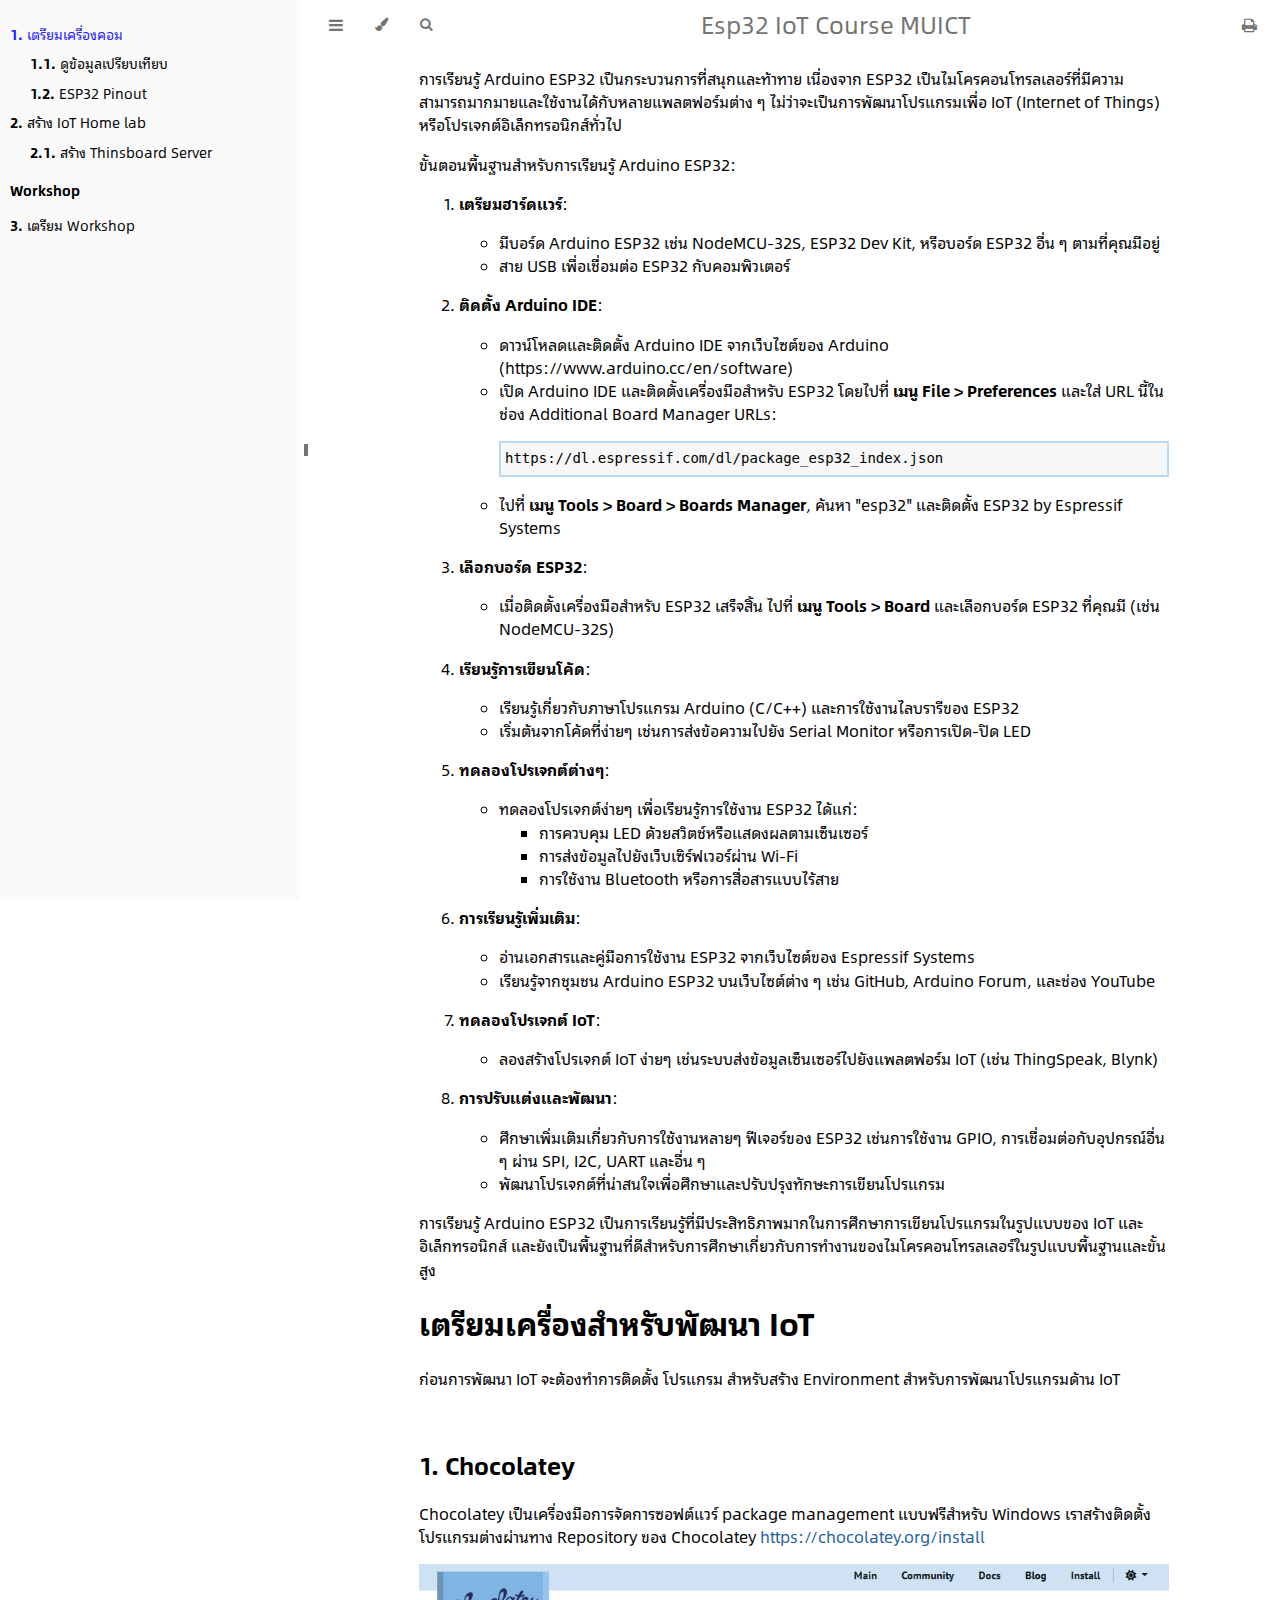
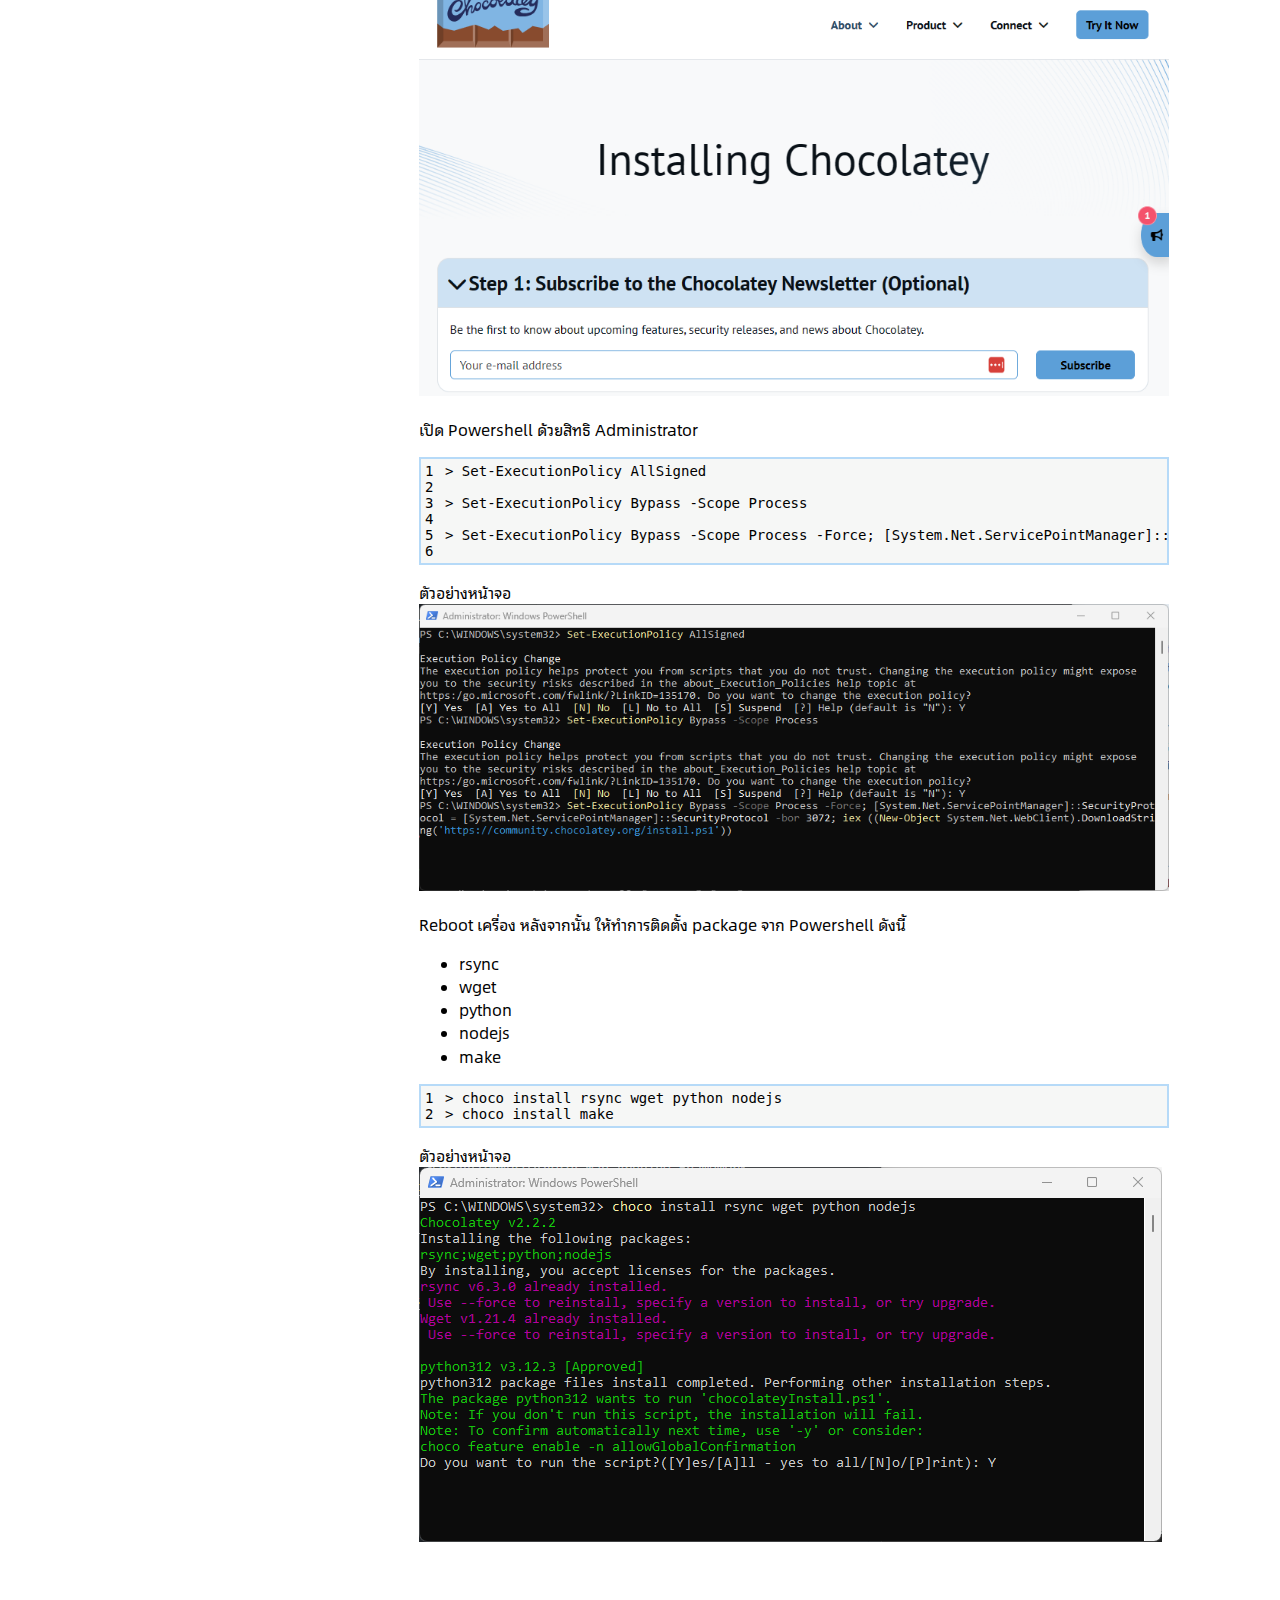
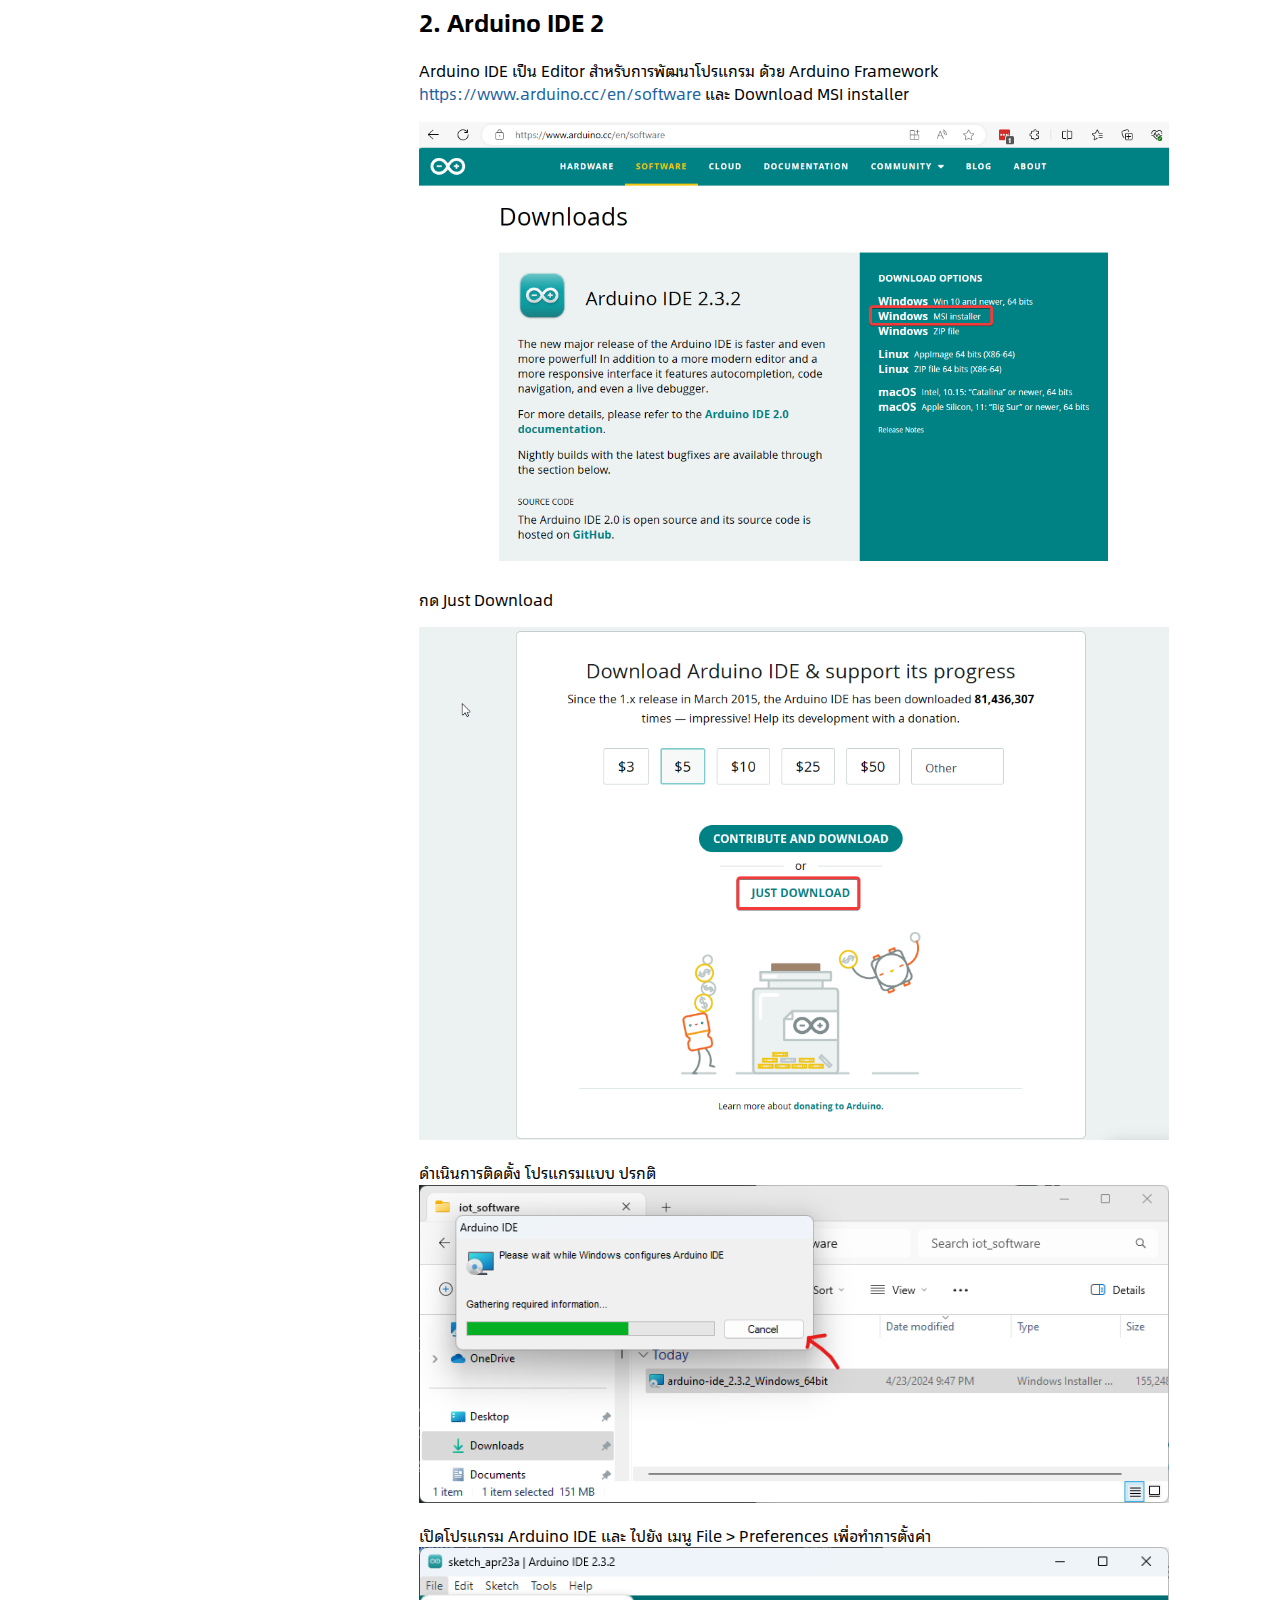
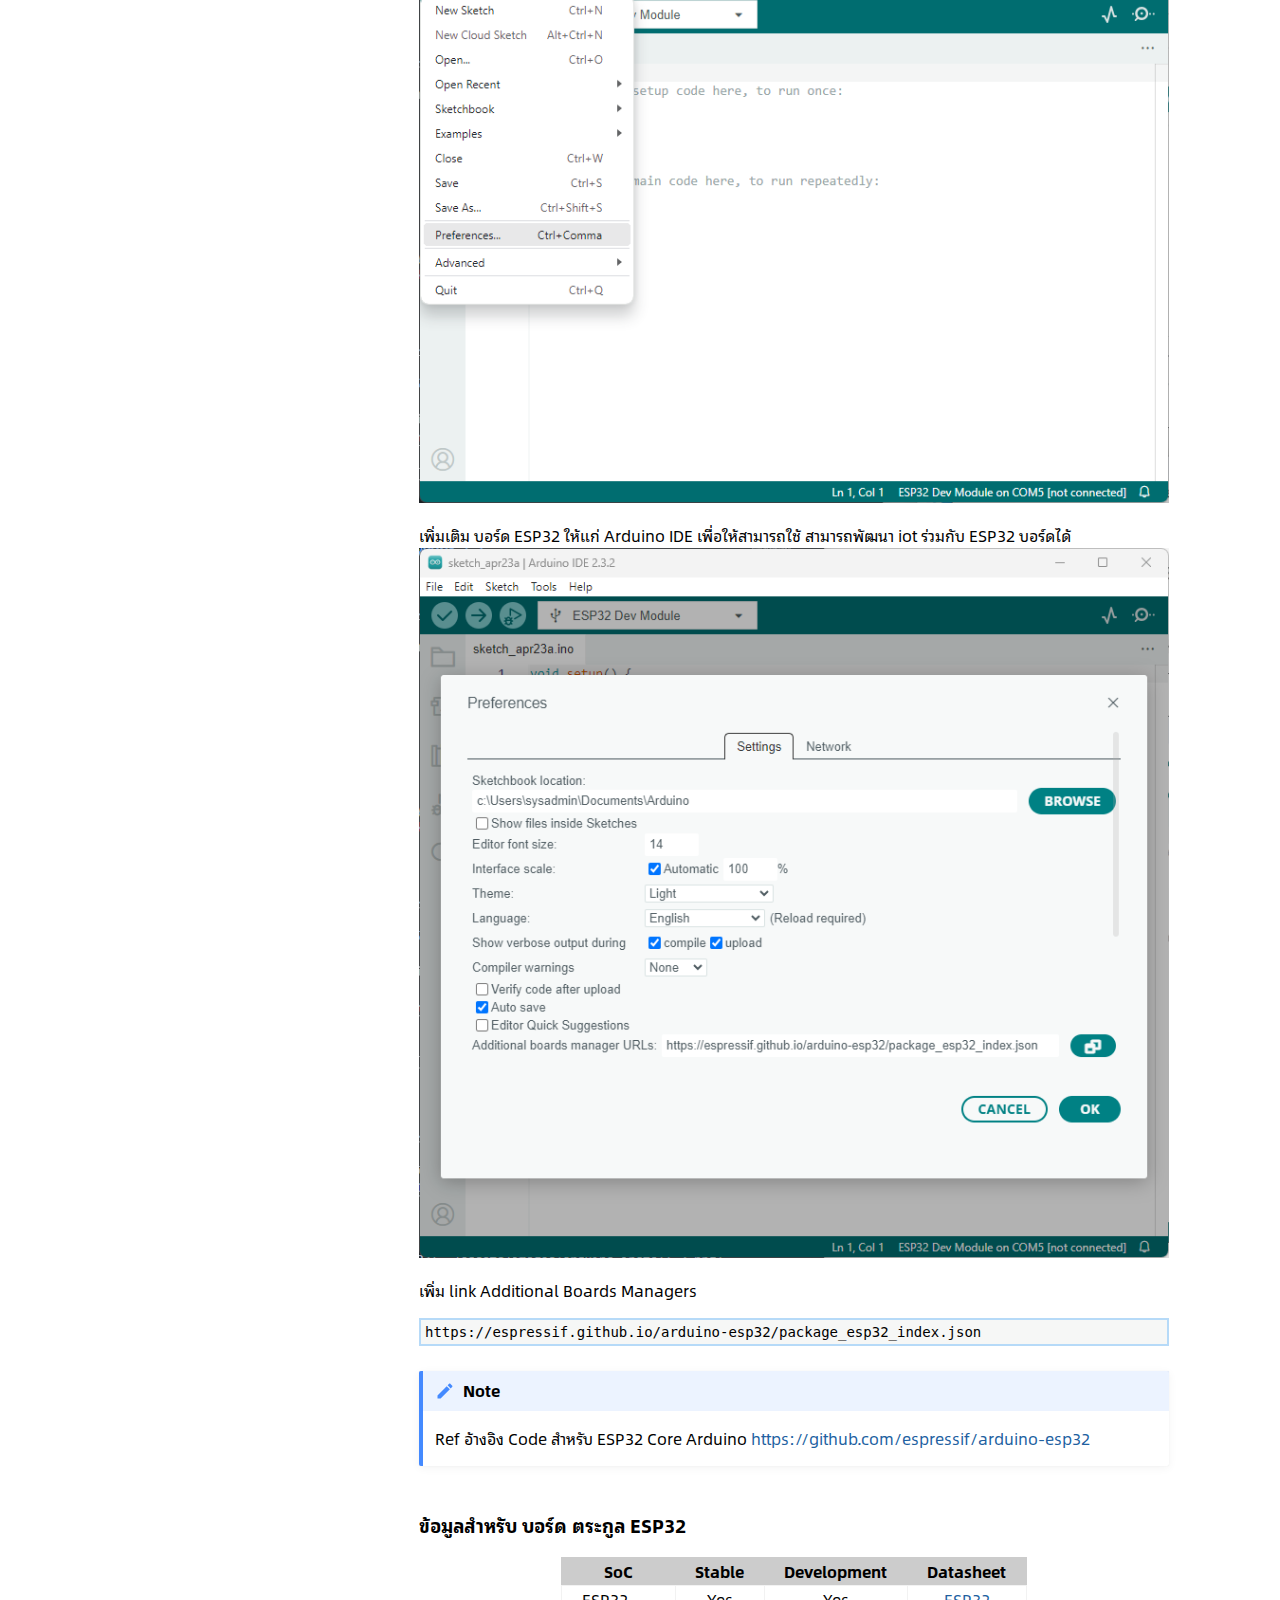
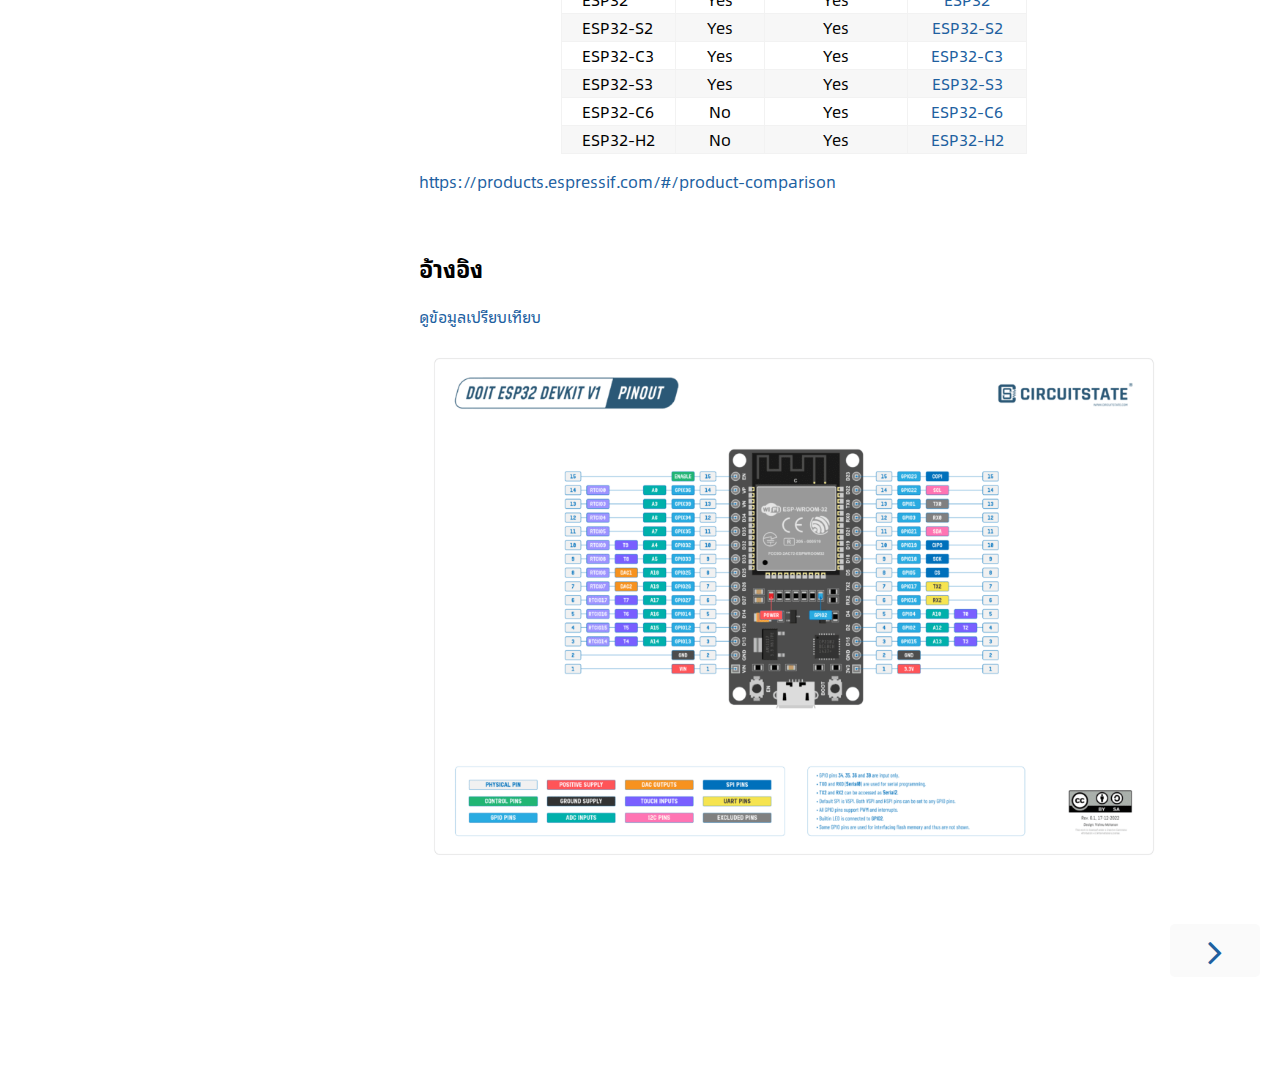
<file: chapters/chapter_1.html>
<!DOCTYPE HTML>
<html lang="en" class="light" dir="ltr">

<head>
    <!-- Book generated using mdBook -->
    <meta charset="UTF-8">
    <title>เตรียมเครื่องคอม - Esp32 IoT Course MUICT</title>


    <!-- Custom HTML head -->
    
    <meta name="description" content="">
    <meta name="viewport" content="width=device-width, initial-scale=1">
    <meta name="theme-color" content="#ffffff">

    <link rel="icon" href="../favicon.svg">
    <link rel="shortcut icon" href="../favicon.png">
    <link rel="stylesheet" href="../css/variables.css">
    <link rel="stylesheet" href="../css/general.css">
    <link rel="stylesheet" href="../css/chrome.css">
    <link rel="stylesheet" href="../css/print.css" media="print">

    <!-- Fonts -->
    <link rel="stylesheet" href="../FontAwesome/css/font-awesome.css">
    <link rel="stylesheet" href="../fonts/fonts.css">

    <!-- Highlight.js Stylesheets -->
    <link rel="stylesheet" href="../highlight.css">
    <link rel="stylesheet" href="../tomorrow-night.css">
    <link rel="stylesheet" href="../ayu-highlight.css">

    <!-- Custom theme stylesheets -->
    <link rel="stylesheet" href=".././mdbook-admonish.css">

</head>

<body class="sidebar-visible no-js">
    <div id="body-container">
        <!-- Provide site root to javascript -->
        <script>
            var path_to_root = "../";
            var default_theme = window.matchMedia("(prefers-color-scheme: dark)").matches ? "navy" : "light";
        </script>

        <!-- Work around some values being stored in localStorage wrapped in quotes -->
        <script>
            try {
                var theme = localStorage.getItem('mdbook-theme');
                var sidebar = localStorage.getItem('mdbook-sidebar');

                if (theme.startsWith('"') && theme.endsWith('"')) {
                    localStorage.setItem('mdbook-theme', theme.slice(1, theme.length - 1));
                }

                if (sidebar.startsWith('"') && sidebar.endsWith('"')) {
                    localStorage.setItem('mdbook-sidebar', sidebar.slice(1, sidebar.length - 1));
                }
            } catch (e) { }
        </script>

        <!-- Set the theme before any content is loaded, prevents flash -->
        <script>
            var theme;
            try { theme = localStorage.getItem('mdbook-theme'); } catch (e) { }
            if (theme === null || theme === undefined) { theme = default_theme; }
            var html = document.querySelector('html');
            html.classList.remove('light')
            html.classList.add(theme);
            var body = document.querySelector('body');
            body.classList.remove('no-js')
            body.classList.add('js');
        </script>

        <input type="checkbox" id="sidebar-toggle-anchor" class="hidden">

        <!-- Hide / unhide sidebar before it is displayed -->
        <script>
            var body = document.querySelector('body');
            var sidebar = null;
            var sidebar_toggle = document.getElementById("sidebar-toggle-anchor");
            if (document.body.clientWidth >= 1080) {
                try { sidebar = localStorage.getItem('mdbook-sidebar'); } catch (e) { }
                sidebar = sidebar || 'visible';
            } else {
                sidebar = 'hidden';
            }
            sidebar_toggle.checked = sidebar === 'visible';
            body.classList.remove('sidebar-visible');
            body.classList.add("sidebar-" + sidebar);
        </script>

        <nav id="sidebar" class="sidebar" aria-label="Table of contents">
            <div class="sidebar-scrollbox">
                <ol class="chapter"><li class="chapter-item expanded "><a href="../chapters/chapter_1.html" class="active"><strong aria-hidden="true">1.</strong> เตรียมเครื่องคอม</a></li><li><ol class="section"><li class="chapter-item expanded "><a href="../chapters/ref/compare_esp1.html"><strong aria-hidden="true">1.1.</strong> ดูข้อมูลเปรียบเทียบ</a></li><li class="chapter-item expanded "><a href="../chapters/ref/pinout.html"><strong aria-hidden="true">1.2.</strong> ESP32 Pinout</a></li></ol></li><li class="chapter-item expanded "><a href="../chapters/iot_homelab.html"><strong aria-hidden="true">2.</strong> สร้าง IoT Home lab</a></li><li><ol class="section"><li class="chapter-item expanded "><a href="../chapters/iot_thingsboard_lab.html"><strong aria-hidden="true">2.1.</strong> สร้าง Thinsboard Server</a></li></ol></li><li class="chapter-item expanded "><li class="part-title">Workshop</li><li class="chapter-item expanded "><a href="../workshops/workshop1.html"><strong aria-hidden="true">3.</strong> เตรียม Workshop</a></li></ol>
            </div>
            <div id="sidebar-resize-handle" class="sidebar-resize-handle">
                <div class="sidebar-resize-indicator"></div>
            </div>
        </nav>

        <!-- Track and set sidebar scroll position -->
        <script>
            var sidebarScrollbox = document.querySelector('#sidebar .sidebar-scrollbox');
            sidebarScrollbox.addEventListener('click', function (e) {
                if (e.target.tagName === 'A') {
                    sessionStorage.setItem('sidebar-scroll', sidebarScrollbox.scrollTop);
                }
            }, { passive: true });
            var sidebarScrollTop = sessionStorage.getItem('sidebar-scroll');
            sessionStorage.removeItem('sidebar-scroll');
            if (sidebarScrollTop) {
                // preserve sidebar scroll position when navigating via links within sidebar
                sidebarScrollbox.scrollTop = sidebarScrollTop;
            } else {
                // scroll sidebar to current active section when navigating via "next/previous chapter" buttons
                var activeSection = document.querySelector('#sidebar .active');
                if (activeSection) {
                    activeSection.scrollIntoView({ block: 'center' });
                }
            }
        </script>

        <div id="page-wrapper" class="page-wrapper">

            <div class="page">
                                <div id="menu-bar-hover-placeholder"></div>
                <div id="menu-bar" class="menu-bar sticky">
                    <div class="left-buttons">
                        <label id="sidebar-toggle" class="icon-button" for="sidebar-toggle-anchor"
                            title="Toggle Table of Contents" aria-label="Toggle Table of Contents"
                            aria-controls="sidebar">
                            <i class="fa fa-bars"></i>
                        </label>
                        <button id="theme-toggle" class="icon-button" type="button" title="Change theme"
                            aria-label="Change theme" aria-haspopup="true" aria-expanded="false"
                            aria-controls="theme-list">
                            <i class="fa fa-paint-brush"></i>
                        </button>
                        <ul id="theme-list" class="theme-popup" aria-label="Themes" role="menu">
                            <li role="none"><button role="menuitem" class="theme" id="light">Light</button></li>
                            <li role="none"><button role="menuitem" class="theme" id="rust">Rust</button></li>
                            <li role="none"><button role="menuitem" class="theme" id="coal">Coal</button></li>
                            <li role="none"><button role="menuitem" class="theme" id="navy">Navy</button></li>
                            <li role="none"><button role="menuitem" class="theme" id="ayu">Ayu</button></li>
                        </ul>
                        <button id="search-toggle" class="icon-button" type="button" title="Search. (Shortkey: s)"
                            aria-label="Toggle Searchbar" aria-expanded="false" aria-keyshortcuts="S"
                            aria-controls="searchbar">
                            <i class="fa fa-search"></i>
                        </button>
                    </div>

                    <h1 class="menu-title">Esp32 IoT Course MUICT</h1>

                    <div class="right-buttons">
                        <a href="../print.html" title="Print this book" aria-label="Print this book">
                            <i id="print-button" class="fa fa-print"></i>
                        </a>

                    </div>
                </div>

                <div id="search-wrapper" class="hidden">
                    <form id="searchbar-outer" class="searchbar-outer">
                        <input type="search" id="searchbar" name="searchbar" placeholder="Search this book ..."
                            aria-controls="searchresults-outer" aria-describedby="searchresults-header">
                    </form>
                    <div id="searchresults-outer" class="searchresults-outer hidden">
                        <div id="searchresults-header" class="searchresults-header"></div>
                        <ul id="searchresults">
                        </ul>
                    </div>
                </div>

                <!-- Apply ARIA attributes after the sidebar and the sidebar toggle button are added to the DOM -->
                <script>
                    document.getElementById('sidebar-toggle').setAttribute('aria-expanded', sidebar === 'visible');
                    document.getElementById('sidebar').setAttribute('aria-hidden', sidebar !== 'visible');
                    Array.from(document.querySelectorAll('#sidebar a')).forEach(function (link) {
                        link.setAttribute('tabIndex', sidebar === 'visible' ? 0 : -1);
                    });
                </script>

                <div id="content" class="content">
                    <main>
                        <p>การเรียนรู้ Arduino ESP32 เป็นกระบวนการที่สนุกและท้าทาย เนื่องจาก ESP32 เป็นไมโครคอนโทรลเลอร์ที่มีความสามารถมากมายและใช้งานได้กับหลายแพลตฟอร์มต่าง ๆ ไม่ว่าจะเป็นการพัฒนาโปรแกรมเพื่อ IoT (Internet of Things) หรือโปรเจกต์อิเล็กทรอนิกส์ทั่วไป</p>
<p>ขั้นตอนพื้นฐานสำหรับการเรียนรู้ Arduino ESP32:</p>
<ol>
<li>
<p><strong>เตรียมฮาร์ดแวร์</strong>:</p>
<ul>
<li>มีบอร์ด Arduino ESP32 เช่น NodeMCU-32S, ESP32 Dev Kit, หรือบอร์ด ESP32 อื่น ๆ ตามที่คุณมีอยู่</li>
<li>สาย USB เพื่อเชื่อมต่อ ESP32 กับคอมพิวเตอร์</li>
</ul>
</li>
<li>
<p><strong>ติดตั้ง Arduino IDE</strong>:</p>
<ul>
<li>ดาวน์โหลดและติดตั้ง Arduino IDE จากเว็บไซต์ของ Arduino (https://www.arduino.cc/en/software)</li>
<li>เปิด Arduino IDE และติดตั้งเครื่องมือสำหรับ ESP32 โดยไปที่ <strong>เมนู File &gt; Preferences</strong> และใส่ URL นี้ในช่อง Additional Board Manager URLs:
<pre><code>https://dl.espressif.com/dl/package_esp32_index.json
</code></pre>
</li>
<li>ไปที่ <strong>เมนู Tools &gt; Board &gt; Boards Manager</strong>, ค้นหา "esp32" และติดตั้ง ESP32 by Espressif Systems</li>
</ul>
</li>
<li>
<p><strong>เลือกบอร์ด ESP32</strong>:</p>
<ul>
<li>เมื่อติดตั้งเครื่องมือสำหรับ ESP32 เสร็จสิ้น ไปที่ <strong>เมนู Tools &gt; Board</strong> และเลือกบอร์ด ESP32 ที่คุณมี (เช่น NodeMCU-32S)</li>
</ul>
</li>
<li>
<p><strong>เรียนรู้การเขียนโค้ด</strong>:</p>
<ul>
<li>เรียนรู้เกี่ยวกับภาษาโปรแกรม Arduino (C/C++) และการใช้งานไลบรารีของ ESP32</li>
<li>เริ่มต้นจากโค้ดที่ง่ายๆ เช่นการส่งข้อความไปยัง Serial Monitor หรือการเปิด-ปิด LED</li>
</ul>
</li>
<li>
<p><strong>ทดลองโปรเจกต์ต่างๆ</strong>:</p>
<ul>
<li>ทดลองโปรเจกต์ง่ายๆ เพื่อเรียนรู้การใช้งาน ESP32 ได้แก่:
<ul>
<li>การควบคุม LED ด้วยสวิตช์หรือแสดงผลตามเซ็นเซอร์</li>
<li>การส่งข้อมูลไปยังเว็บเซิร์ฟเวอร์ผ่าน Wi-Fi</li>
<li>การใช้งาน Bluetooth หรือการสื่อสารแบบไร้สาย</li>
</ul>
</li>
</ul>
</li>
<li>
<p><strong>การเรียนรู้เพิ่มเติม</strong>:</p>
<ul>
<li>อ่านเอกสารและคู่มือการใช้งาน ESP32 จากเว็บไซต์ของ Espressif Systems</li>
<li>เรียนรู้จากชุมชน Arduino ESP32 บนเว็บไซต์ต่าง ๆ เช่น GitHub, Arduino Forum, และช่อง YouTube</li>
</ul>
</li>
<li>
<p><strong>ทดลองโปรเจกต์ IoT</strong>:</p>
<ul>
<li>ลองสร้างโปรเจกต์ IoT ง่ายๆ เช่นระบบส่งข้อมูลเซ็นเซอร์ไปยังแพลตฟอร์ม IoT (เช่น ThingSpeak, Blynk)</li>
</ul>
</li>
<li>
<p><strong>การปรับแต่งและพัฒนา</strong>:</p>
<ul>
<li>ศึกษาเพิ่มเติมเกี่ยวกับการใช้งานหลายๆ ฟีเจอร์ของ ESP32 เช่นการใช้งาน GPIO, การเชื่อมต่อกับอุปกรณ์อื่น ๆ ผ่าน SPI, I2C, UART และอื่น ๆ</li>
<li>พัฒนาโปรเจกต์ที่น่าสนใจเพื่อศึกษาและปรับปรุงทักษะการเขียนโปรแกรม</li>
</ul>
</li>
</ol>
<p>การเรียนรู้ Arduino ESP32 เป็นการเรียนรู้ที่มีประสิทธิภาพมากในการศึกษาการเขียนโปรแกรมในรูปแบบของ IoT และอิเล็กทรอนิกส์ และยังเป็นพื้นฐานที่ดีสำหรับการศึกษาเกี่ยวกับการทำงานของไมโครคอนโทรลเลอร์ในรูปแบบพื้นฐานและขั้นสูง</p>
<h1 id="เตรียมเครืองสำหรับพัฒนา-iot"><a class="header" href="#เตรียมเครืองสำหรับพัฒนา-iot">เตรียมเครื่องสำหรับพัฒนา IoT</a></h1>
<p>ก่อนการพัฒนา IoT จะต้องทำการติดตั้ง โปรแกรม สำหรับสร้าง Environment สำหรับการพัฒนาโปรแกรมด้าน IoT</p>
<h2 id="1-chocolatey"><a class="header" href="#1-chocolatey">1. Chocolatey</a></h2>
<p>Chocolatey เป็นเครื่องมือการจัดการซอฟต์แวร์ package management แบบฟรีสำหรับ Windows เราสร้างติดตั้งโปรแกรมต่างผ่านทาง Repository ของ Chocolatey  <a href="https://chocolatey.org/install">https://chocolatey.org/install</a></p>
<p><img src="../assets/images/chocolatey1.png" alt="chocolate" /></p>
<p>เปิด Powershell ด้วยสิทธิ Administrator</p>
<pre><code class="language-sh">&gt; Set-ExecutionPolicy AllSigned

&gt; Set-ExecutionPolicy Bypass -Scope Process

&gt; Set-ExecutionPolicy Bypass -Scope Process -Force; [System.Net.ServicePointManager]::SecurityProtocol = [System.Net.ServicePointManager]::SecurityProtocol -bor 3072; iex ((New-Object System.Net.WebClient).DownloadString('https://community.chocolatey.org/install.ps1'))

</code></pre>
<p>ตัวอย่างหน้าจอ
<img src="../assets/images/ps_chocolatey.png" alt="ps_chocolatey" /></p>
<p>Reboot เครื่อง  หลังจากนั้น ให้ทำการติดตั้ง package จาก Powershell ดังนี้</p>
<ul>
<li>rsync</li>
<li>wget</li>
<li>python</li>
<li>nodejs</li>
<li>make</li>
</ul>
<pre><code class="language-sh">&gt; choco install rsync wget python nodejs
&gt; choco install make
</code></pre>
<p>ตัวอย่างหน้าจอ
<img src="../assets/images/choco_install.png" alt="choco_install" /></p>
<h2 id="2-arduino-ide-2"><a class="header" href="#2-arduino-ide-2">2. Arduino IDE 2</a></h2>
<p>Arduino IDE เป็น Editor สำหรับการพัฒนาโปรแกรม ด้วย Arduino Framework
<a href="https://www.arduino.cc/en/software">https://www.arduino.cc/en/software</a>  และ Download MSI installer</p>
<p><img src="../assets/images/arduino_download.png" alt="arduino_download" /></p>
<p>กด Just Download</p>
<p><img src="../assets/images/just_download.png" alt="just_download" /></p>
<p>ดำเนินการติดตั้ง โปรแกรมแบบ ปรกติ
<img src="../assets/images/arduino_install_1.png" alt="arduino_install_1" /></p>
<p>เปิดโปรแกรม Arduino IDE และ ไปยัง เมนู File &gt; Preferences เพื่อทำการตั้งค่า
<img src="../assets/images/arduino_install_2.png" alt="arduino_install_2" /></p>
<p>เพิ่มเติม บอร์ด ESP32 ให้แก่ Arduino IDE เพื่อให้สามารถใช้ สามารถพัฒนา iot ร่วมกับ ESP32 บอร์ดได้
<img src="../assets/images/arduino_install_3.png" alt="arduino_install_3" /></p>
<p>เพิ่ม link Additional Boards Managers</p>
<pre><code>https://espressif.github.io/arduino-esp32/package_esp32_index.json
</code></pre>
<div id="admonition-note" class="admonition admonish-note">
<div class="admonition-title">
<p>Note</p>
<p><a class="admonition-anchor-link" href="#admonition-note"></a></p>
</div>
<div>
<p>Ref อ้างอิง Code สำหรับ ESP32 Core Arduino  <a href="https://github.com/espressif/arduino-esp32">https://github.com/espressif/arduino-esp32</a></p>
</div>
</div>
<h3 id="ขอมูลสำหรับ-บอรด-ตระกูล-esp32"><a class="header" href="#ขอมูลสำหรับ-บอรด-ตระกูล-esp32">ข้อมูลสำหรับ บอร์ด ตระกูล ESP32</a></h3>
<div class="table-wrapper"><table><thead><tr><th><strong>SoC</strong></th><th style="text-align: center"><strong>Stable</strong></th><th style="text-align: center"><strong>Development</strong></th><th style="text-align: center"><strong>Datasheet</strong></th></tr></thead><tbody>
<tr><td>ESP32</td><td style="text-align: center">Yes</td><td style="text-align: center">Yes</td><td style="text-align: center"><a href="https://www.espressif.com/sites/default/files/documentation/esp32_datasheet_en.pdf">ESP32</a></td></tr>
<tr><td>ESP32-S2</td><td style="text-align: center">Yes</td><td style="text-align: center">Yes</td><td style="text-align: center"><a href="https://www.espressif.com/sites/default/files/documentation/esp32-s2_datasheet_en.pdf">ESP32-S2</a></td></tr>
<tr><td>ESP32-C3</td><td style="text-align: center">Yes</td><td style="text-align: center">Yes</td><td style="text-align: center"><a href="https://www.espressif.com/sites/default/files/documentation/esp32-c3_datasheet_en.pdf">ESP32-C3</a></td></tr>
<tr><td>ESP32-S3</td><td style="text-align: center">Yes</td><td style="text-align: center">Yes</td><td style="text-align: center"><a href="https://www.espressif.com/sites/default/files/documentation/esp32-s3_datasheet_en.pdf">ESP32-S3</a></td></tr>
<tr><td>ESP32-C6</td><td style="text-align: center">No</td><td style="text-align: center">Yes</td><td style="text-align: center"><a href="https://www.espressif.com/sites/default/files/documentation/esp32-c6_datasheet_en.pdf">ESP32-C6</a></td></tr>
<tr><td>ESP32-H2</td><td style="text-align: center">No</td><td style="text-align: center">Yes</td><td style="text-align: center"><a href="https://www.espressif.com/sites/default/files/documentation/esp32-h2_datasheet_en.pdf">ESP32-H2</a></td></tr>
</tbody></table>
</div>
<p><a href="https://products.espressif.com/#/product-comparison">https://products.espressif.com/#/product-comparison</a></p>
<h2 id="อางอิง"><a class="header" href="#อางอิง">อ้างอิง</a></h2>
<p><a href="./ref/compare_esp1.html">ดูข้อมูลเปรียบเทียบ</a></p>
<p><img src="../assets/images/ESP32-DevKit-V1-Pinout-Diagram.png" alt="Esp32-DevKit-V1-Pinout(PNG)" /></p>

                    </main>

                    <nav class="nav-wrapper" aria-label="Page navigation">
                        <!-- Mobile navigation buttons -->

                        <a rel="next prefetch" href="../chapters/ref/compare_esp1.html" class="mobile-nav-chapters next"
                            title="Next chapter" aria-label="Next chapter" aria-keyshortcuts="Right">
                            <i class="fa fa-angle-right"></i>
                        </a>

                        <div style="clear: both"></div>
                    </nav>
                </div>
            </div>

            <nav class="nav-wide-wrapper" aria-label="Page navigation">

                <a rel="next prefetch" href="../chapters/ref/compare_esp1.html" class="nav-chapters next" title="Next chapter"
                    aria-label="Next chapter" aria-keyshortcuts="Right">
                    <i class="fa fa-angle-right"></i>
                </a>
            </nav>

        </div>

        <!-- Livereload script (if served using the cli tool) -->
        <script>
            const wsProtocol = location.protocol === 'https:' ? 'wss:' : 'ws:';
            const wsAddress = wsProtocol + "//" + location.host + "/" + "__livereload";
            const socket = new WebSocket(wsAddress);
            socket.onmessage = function (event) {
                if (event.data === "reload") {
                    socket.close();
                    location.reload();
                }
            };

            window.onbeforeunload = function () {
                socket.close();
            }
        </script>



        <script>
            window.playground_copyable = true;
        </script>


        <script src="../elasticlunr.min.js"></script>
        <script src="../mark.min.js"></script>
        <script src="../searcher.js"></script>

        <script src="../clipboard.min.js"></script>
        <script src="../highlight.js"></script>
        <script src="../book.js"></script>

        <!-- Custom JS scripts -->
        <script src="../js/highlightjs-line-numbers.js"></script>


        <script>
            $(document).ready(function () {
                $('code.hljs').each(function (i, block) {
                    hljs.lineNumbersBlock(block);
                });
            });
        </script>

    </div>
</body>

</html>
</file>
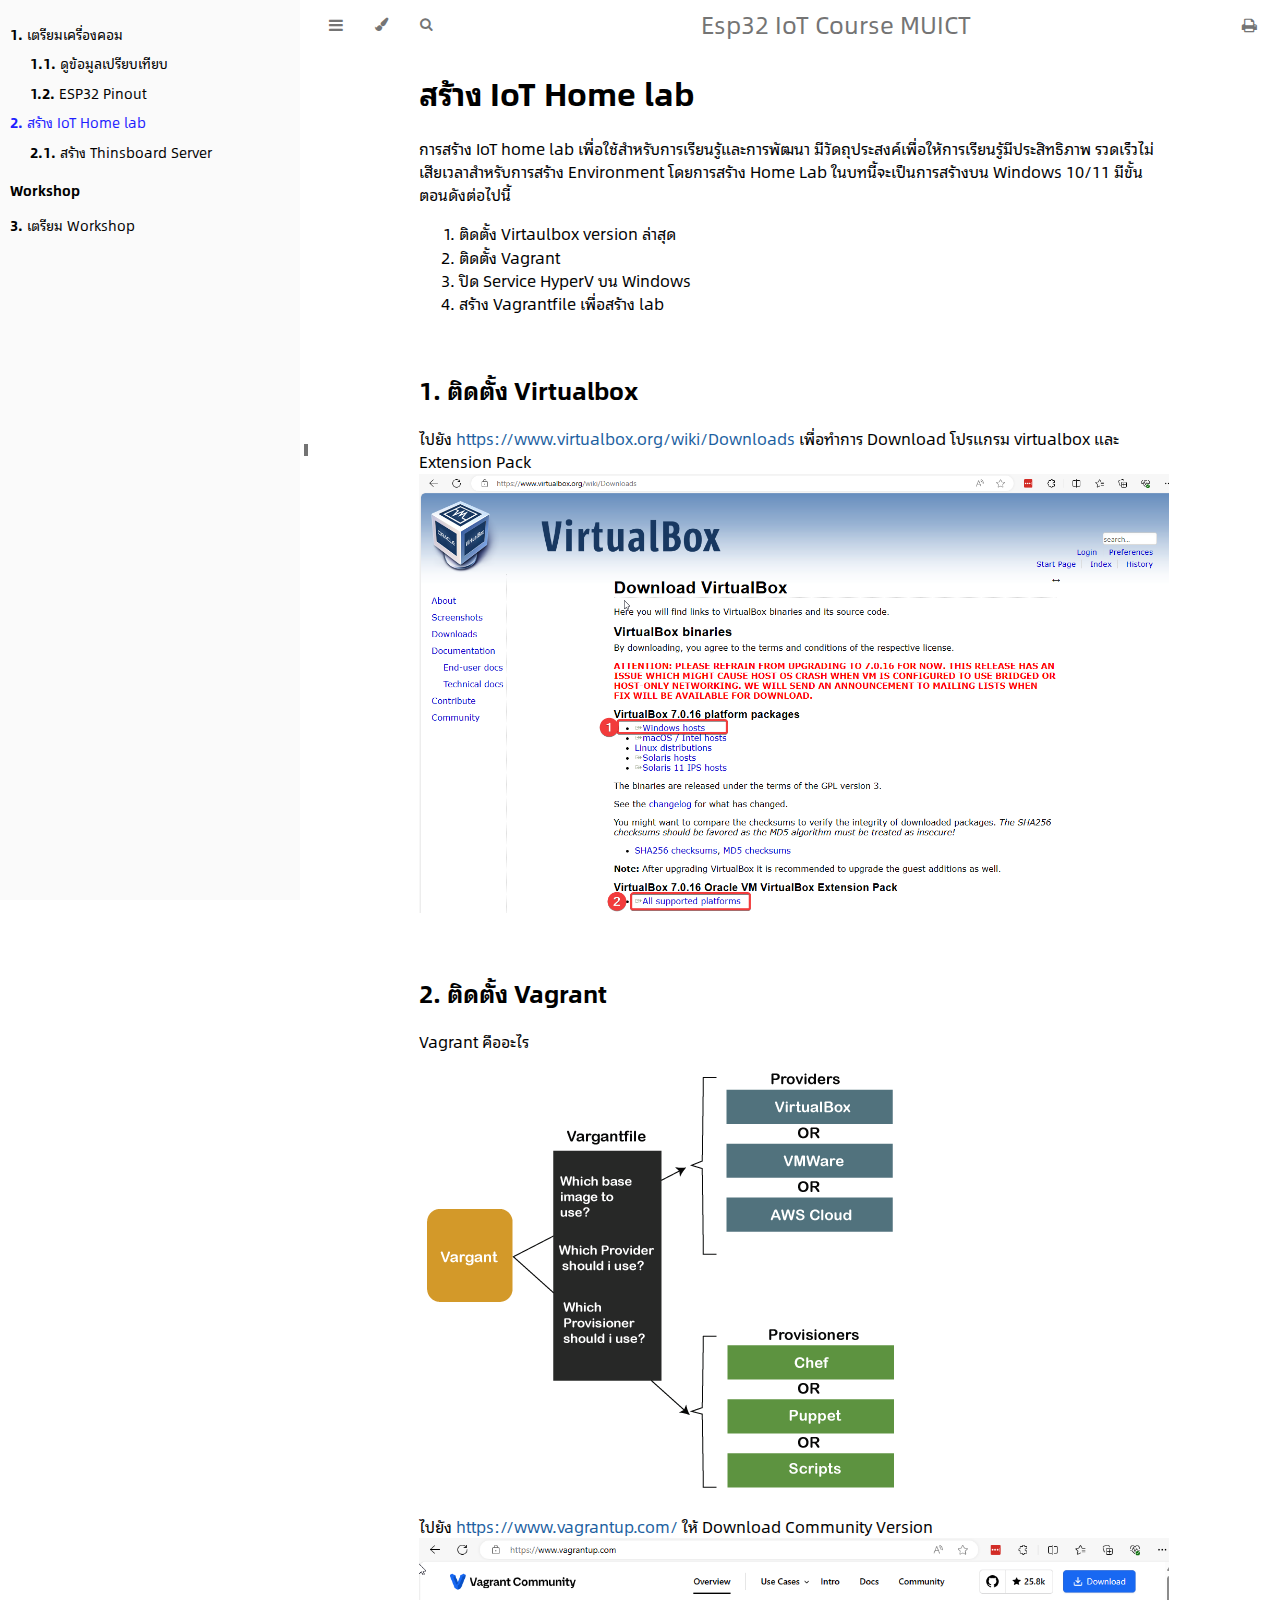
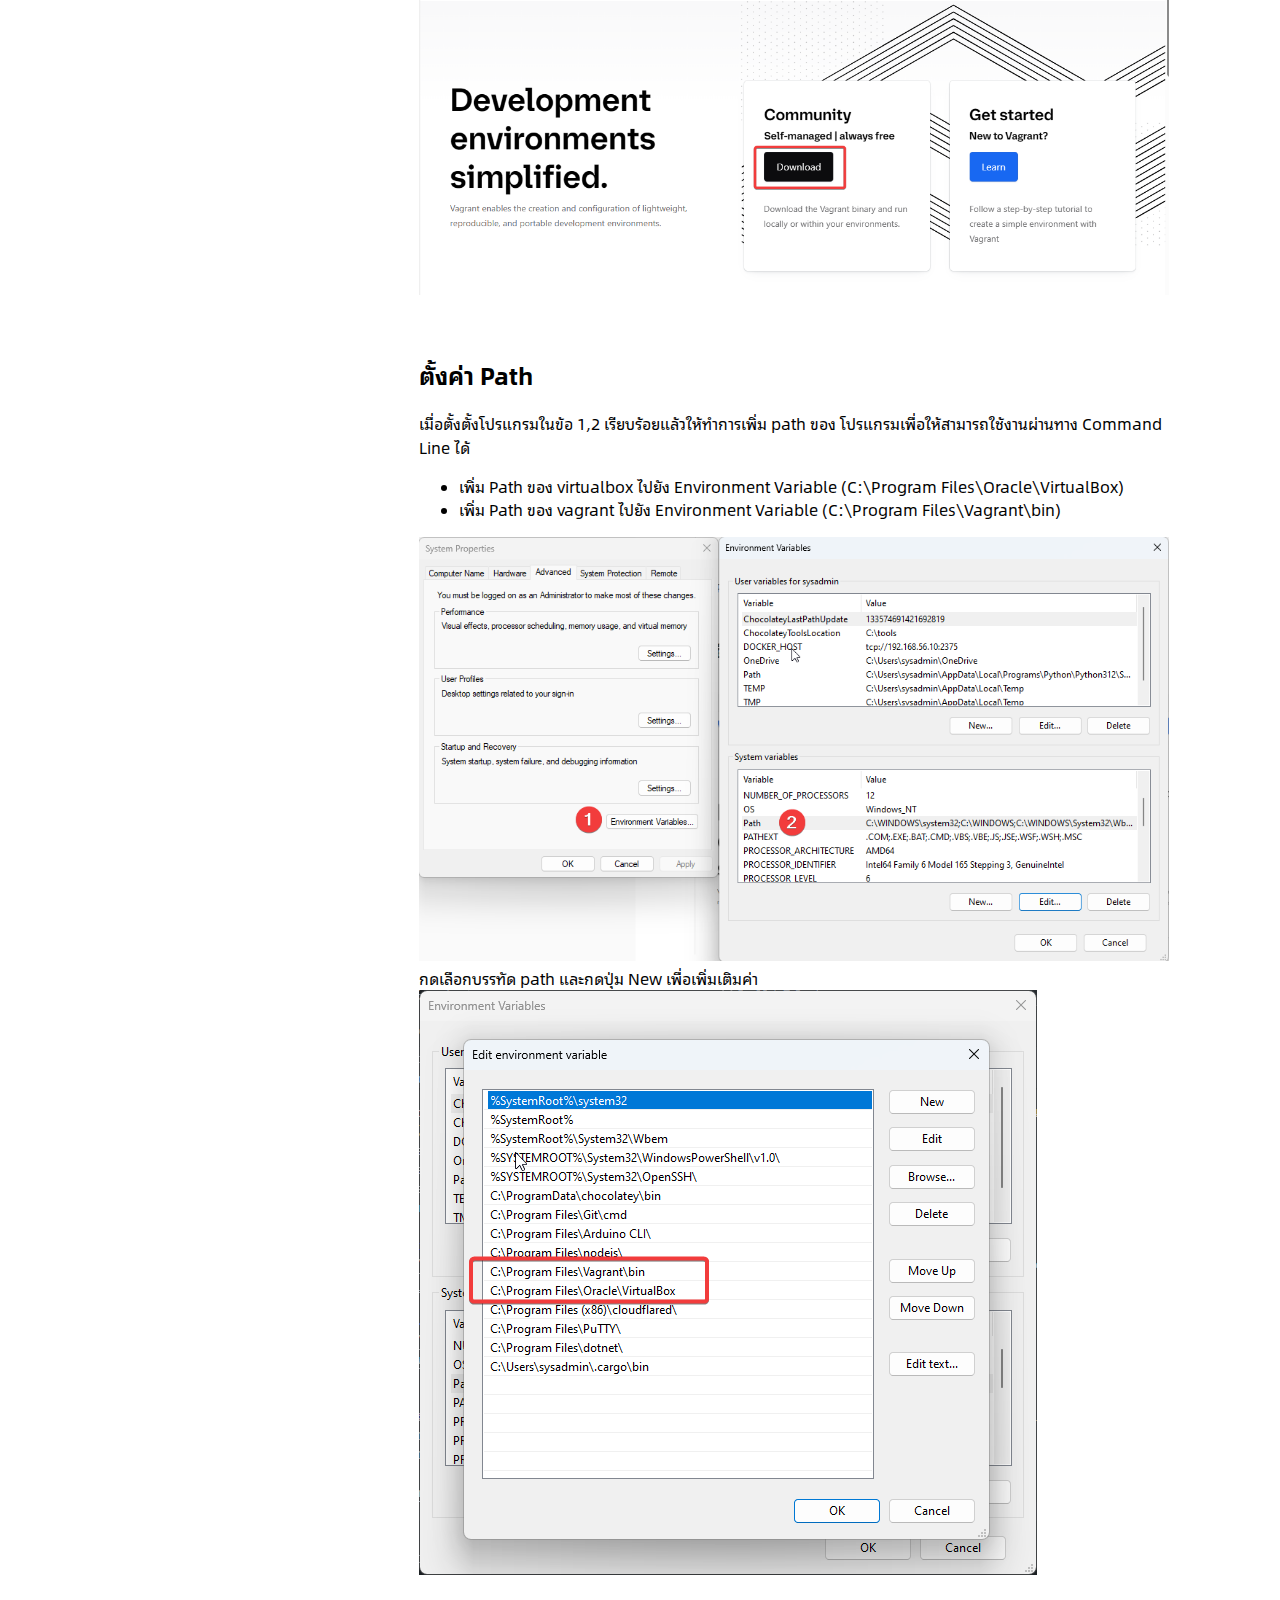
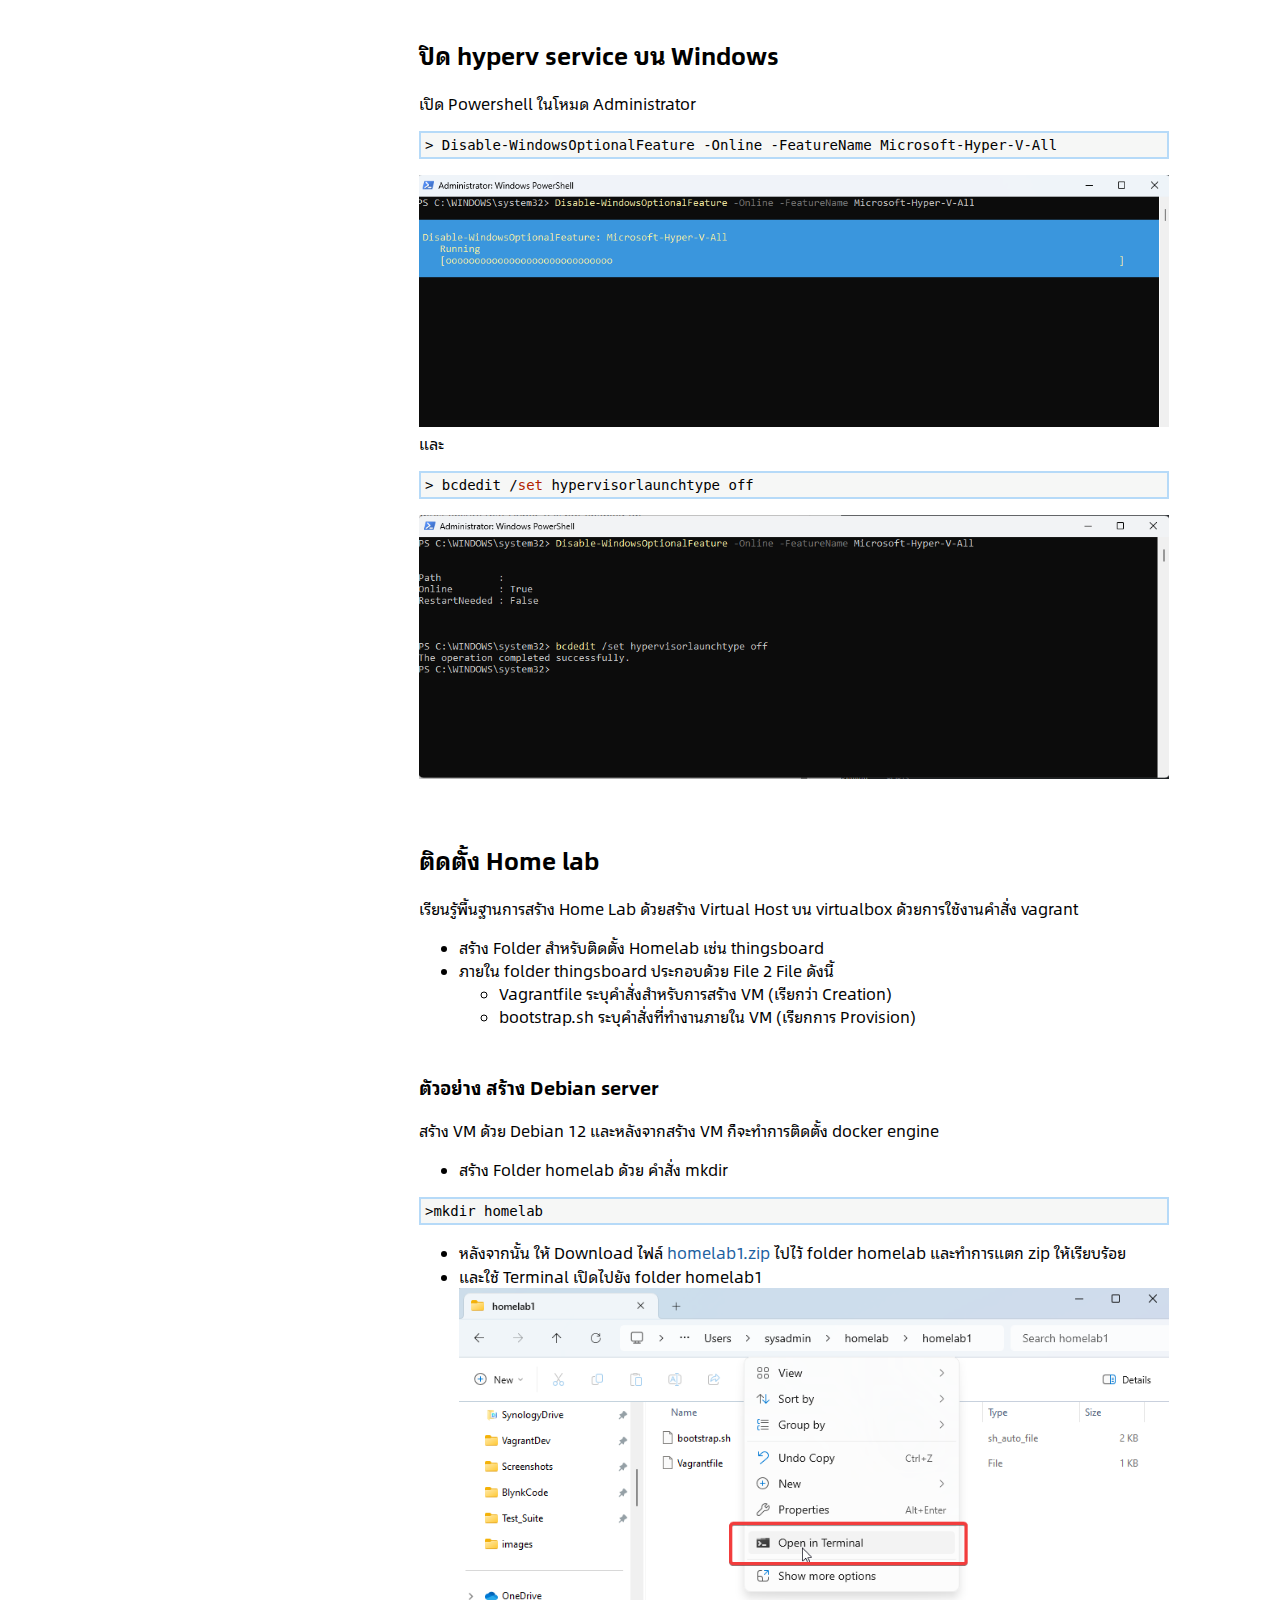
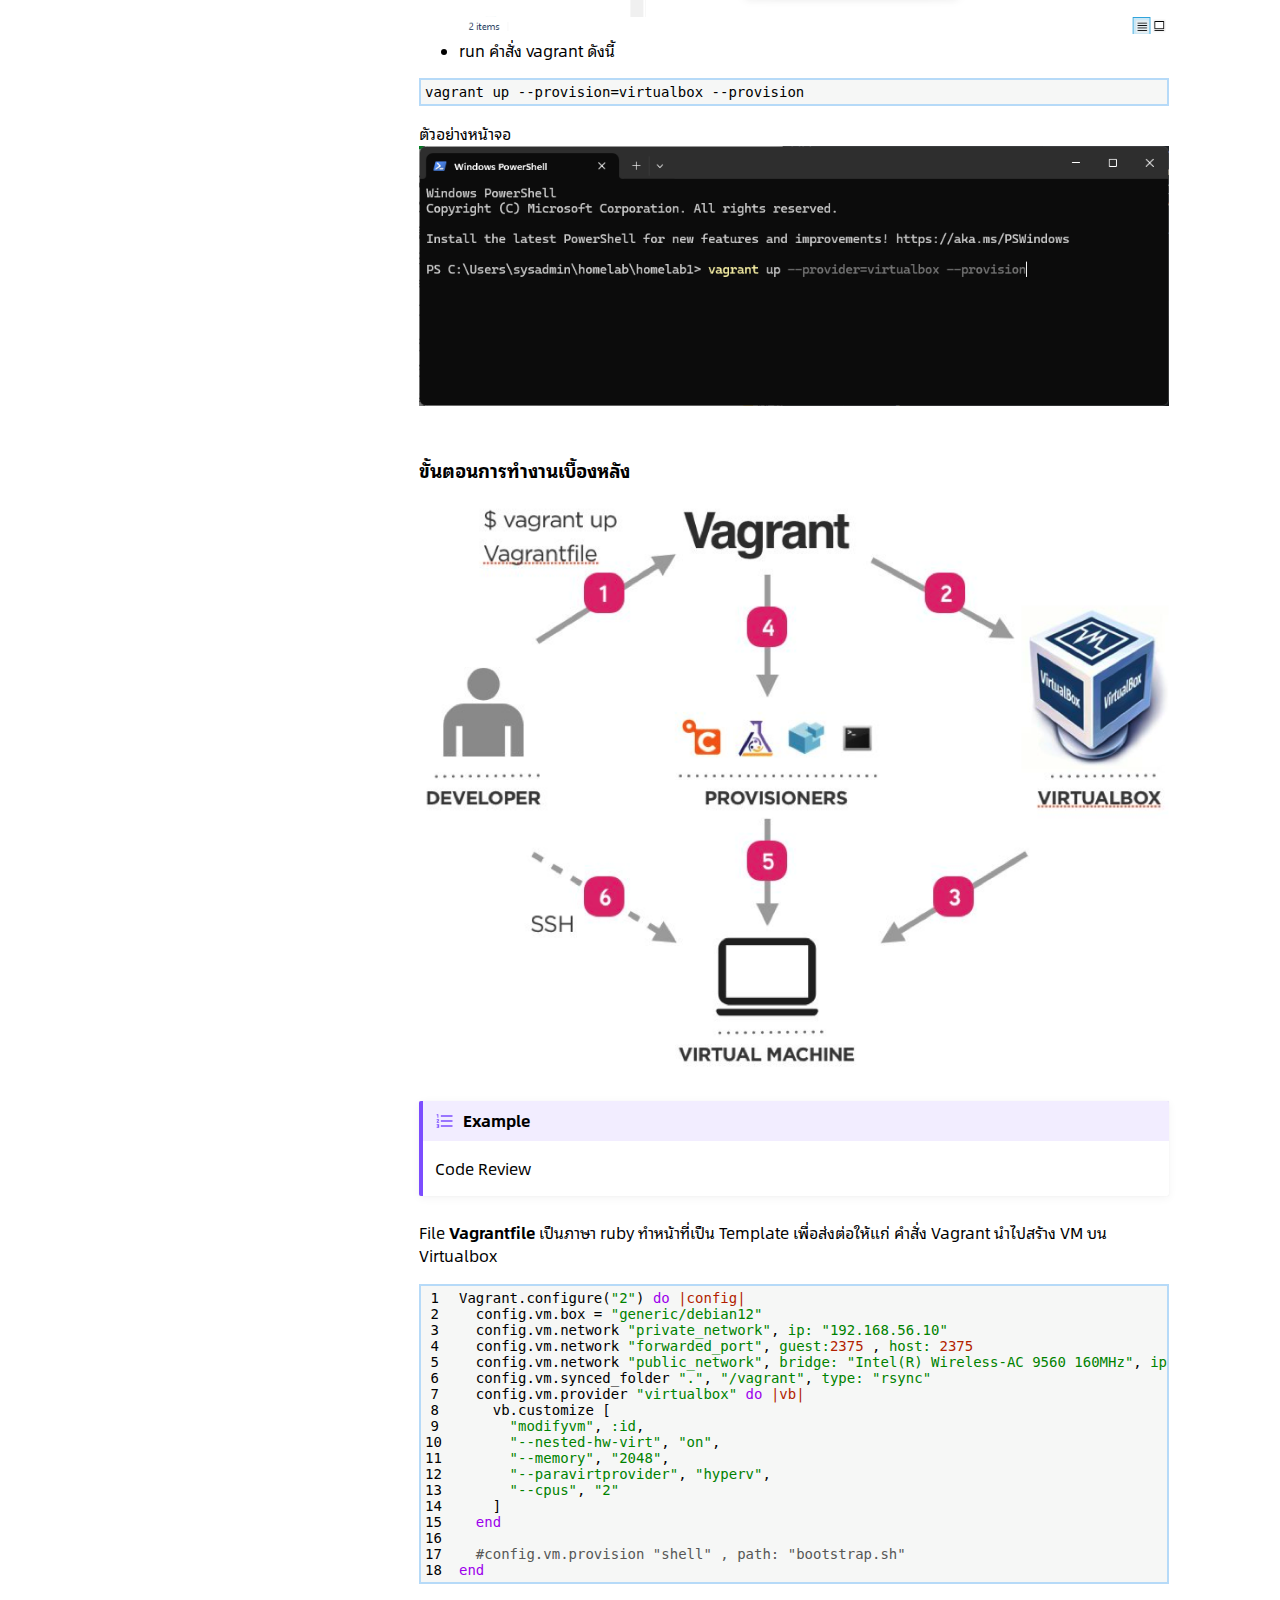
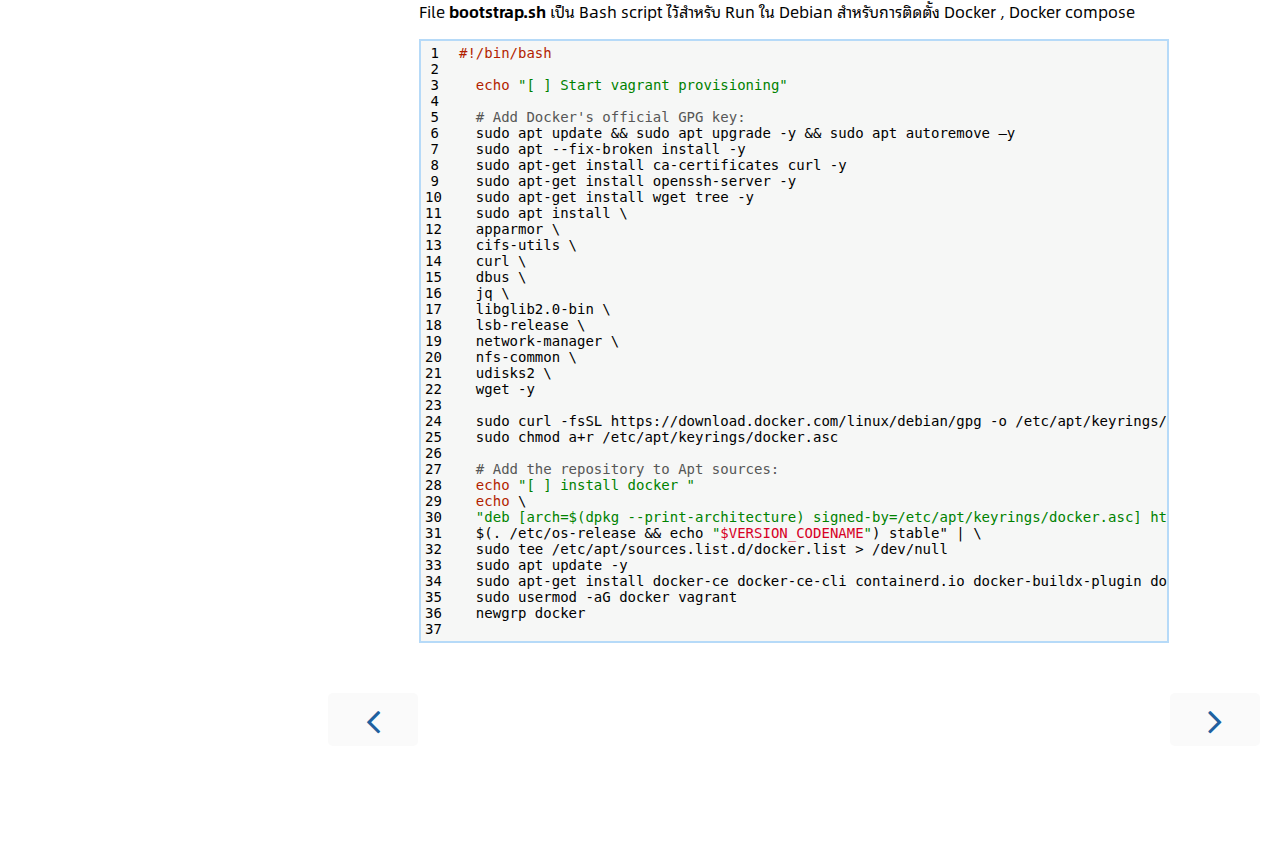
<file: chapters/iot_homelab.html>
<!DOCTYPE HTML>
<html lang="en" class="light" dir="ltr">

<head>
    <!-- Book generated using mdBook -->
    <meta charset="UTF-8">
    <title>สร้าง IoT Home lab - Esp32 IoT Course MUICT</title>


    <!-- Custom HTML head -->
    
    <meta name="description" content="">
    <meta name="viewport" content="width=device-width, initial-scale=1">
    <meta name="theme-color" content="#ffffff">

    <link rel="icon" href="../favicon.svg">
    <link rel="shortcut icon" href="../favicon.png">
    <link rel="stylesheet" href="../css/variables.css">
    <link rel="stylesheet" href="../css/general.css">
    <link rel="stylesheet" href="../css/chrome.css">
    <link rel="stylesheet" href="../css/print.css" media="print">

    <!-- Fonts -->
    <link rel="stylesheet" href="../FontAwesome/css/font-awesome.css">
    <link rel="stylesheet" href="../fonts/fonts.css">

    <!-- Highlight.js Stylesheets -->
    <link rel="stylesheet" href="../highlight.css">
    <link rel="stylesheet" href="../tomorrow-night.css">
    <link rel="stylesheet" href="../ayu-highlight.css">

    <!-- Custom theme stylesheets -->
    <link rel="stylesheet" href=".././mdbook-admonish.css">

</head>

<body class="sidebar-visible no-js">
    <div id="body-container">
        <!-- Provide site root to javascript -->
        <script>
            var path_to_root = "../";
            var default_theme = window.matchMedia("(prefers-color-scheme: dark)").matches ? "navy" : "light";
        </script>

        <!-- Work around some values being stored in localStorage wrapped in quotes -->
        <script>
            try {
                var theme = localStorage.getItem('mdbook-theme');
                var sidebar = localStorage.getItem('mdbook-sidebar');

                if (theme.startsWith('"') && theme.endsWith('"')) {
                    localStorage.setItem('mdbook-theme', theme.slice(1, theme.length - 1));
                }

                if (sidebar.startsWith('"') && sidebar.endsWith('"')) {
                    localStorage.setItem('mdbook-sidebar', sidebar.slice(1, sidebar.length - 1));
                }
            } catch (e) { }
        </script>

        <!-- Set the theme before any content is loaded, prevents flash -->
        <script>
            var theme;
            try { theme = localStorage.getItem('mdbook-theme'); } catch (e) { }
            if (theme === null || theme === undefined) { theme = default_theme; }
            var html = document.querySelector('html');
            html.classList.remove('light')
            html.classList.add(theme);
            var body = document.querySelector('body');
            body.classList.remove('no-js')
            body.classList.add('js');
        </script>

        <input type="checkbox" id="sidebar-toggle-anchor" class="hidden">

        <!-- Hide / unhide sidebar before it is displayed -->
        <script>
            var body = document.querySelector('body');
            var sidebar = null;
            var sidebar_toggle = document.getElementById("sidebar-toggle-anchor");
            if (document.body.clientWidth >= 1080) {
                try { sidebar = localStorage.getItem('mdbook-sidebar'); } catch (e) { }
                sidebar = sidebar || 'visible';
            } else {
                sidebar = 'hidden';
            }
            sidebar_toggle.checked = sidebar === 'visible';
            body.classList.remove('sidebar-visible');
            body.classList.add("sidebar-" + sidebar);
        </script>

        <nav id="sidebar" class="sidebar" aria-label="Table of contents">
            <div class="sidebar-scrollbox">
                <ol class="chapter"><li class="chapter-item expanded "><a href="../chapters/chapter_1.html"><strong aria-hidden="true">1.</strong> เตรียมเครื่องคอม</a></li><li><ol class="section"><li class="chapter-item expanded "><a href="../chapters/ref/compare_esp1.html"><strong aria-hidden="true">1.1.</strong> ดูข้อมูลเปรียบเทียบ</a></li><li class="chapter-item expanded "><a href="../chapters/ref/pinout.html"><strong aria-hidden="true">1.2.</strong> ESP32 Pinout</a></li></ol></li><li class="chapter-item expanded "><a href="../chapters/iot_homelab.html" class="active"><strong aria-hidden="true">2.</strong> สร้าง IoT Home lab</a></li><li><ol class="section"><li class="chapter-item expanded "><a href="../chapters/iot_thingsboard_lab.html"><strong aria-hidden="true">2.1.</strong> สร้าง Thinsboard Server</a></li></ol></li><li class="chapter-item expanded "><li class="part-title">Workshop</li><li class="chapter-item expanded "><a href="../workshops/workshop1.html"><strong aria-hidden="true">3.</strong> เตรียม Workshop</a></li></ol>
            </div>
            <div id="sidebar-resize-handle" class="sidebar-resize-handle">
                <div class="sidebar-resize-indicator"></div>
            </div>
        </nav>

        <!-- Track and set sidebar scroll position -->
        <script>
            var sidebarScrollbox = document.querySelector('#sidebar .sidebar-scrollbox');
            sidebarScrollbox.addEventListener('click', function (e) {
                if (e.target.tagName === 'A') {
                    sessionStorage.setItem('sidebar-scroll', sidebarScrollbox.scrollTop);
                }
            }, { passive: true });
            var sidebarScrollTop = sessionStorage.getItem('sidebar-scroll');
            sessionStorage.removeItem('sidebar-scroll');
            if (sidebarScrollTop) {
                // preserve sidebar scroll position when navigating via links within sidebar
                sidebarScrollbox.scrollTop = sidebarScrollTop;
            } else {
                // scroll sidebar to current active section when navigating via "next/previous chapter" buttons
                var activeSection = document.querySelector('#sidebar .active');
                if (activeSection) {
                    activeSection.scrollIntoView({ block: 'center' });
                }
            }
        </script>

        <div id="page-wrapper" class="page-wrapper">

            <div class="page">
                                <div id="menu-bar-hover-placeholder"></div>
                <div id="menu-bar" class="menu-bar sticky">
                    <div class="left-buttons">
                        <label id="sidebar-toggle" class="icon-button" for="sidebar-toggle-anchor"
                            title="Toggle Table of Contents" aria-label="Toggle Table of Contents"
                            aria-controls="sidebar">
                            <i class="fa fa-bars"></i>
                        </label>
                        <button id="theme-toggle" class="icon-button" type="button" title="Change theme"
                            aria-label="Change theme" aria-haspopup="true" aria-expanded="false"
                            aria-controls="theme-list">
                            <i class="fa fa-paint-brush"></i>
                        </button>
                        <ul id="theme-list" class="theme-popup" aria-label="Themes" role="menu">
                            <li role="none"><button role="menuitem" class="theme" id="light">Light</button></li>
                            <li role="none"><button role="menuitem" class="theme" id="rust">Rust</button></li>
                            <li role="none"><button role="menuitem" class="theme" id="coal">Coal</button></li>
                            <li role="none"><button role="menuitem" class="theme" id="navy">Navy</button></li>
                            <li role="none"><button role="menuitem" class="theme" id="ayu">Ayu</button></li>
                        </ul>
                        <button id="search-toggle" class="icon-button" type="button" title="Search. (Shortkey: s)"
                            aria-label="Toggle Searchbar" aria-expanded="false" aria-keyshortcuts="S"
                            aria-controls="searchbar">
                            <i class="fa fa-search"></i>
                        </button>
                    </div>

                    <h1 class="menu-title">Esp32 IoT Course MUICT</h1>

                    <div class="right-buttons">
                        <a href="../print.html" title="Print this book" aria-label="Print this book">
                            <i id="print-button" class="fa fa-print"></i>
                        </a>

                    </div>
                </div>

                <div id="search-wrapper" class="hidden">
                    <form id="searchbar-outer" class="searchbar-outer">
                        <input type="search" id="searchbar" name="searchbar" placeholder="Search this book ..."
                            aria-controls="searchresults-outer" aria-describedby="searchresults-header">
                    </form>
                    <div id="searchresults-outer" class="searchresults-outer hidden">
                        <div id="searchresults-header" class="searchresults-header"></div>
                        <ul id="searchresults">
                        </ul>
                    </div>
                </div>

                <!-- Apply ARIA attributes after the sidebar and the sidebar toggle button are added to the DOM -->
                <script>
                    document.getElementById('sidebar-toggle').setAttribute('aria-expanded', sidebar === 'visible');
                    document.getElementById('sidebar').setAttribute('aria-hidden', sidebar !== 'visible');
                    Array.from(document.querySelectorAll('#sidebar a')).forEach(function (link) {
                        link.setAttribute('tabIndex', sidebar === 'visible' ? 0 : -1);
                    });
                </script>

                <div id="content" class="content">
                    <main>
                        <h1 id="สราง-iot-home-lab"><a class="header" href="#สราง-iot-home-lab">สร้าง IoT Home lab</a></h1>
<p>การสร้าง IoT home lab เพื่อใช้สำหรับการเรียนรู้และการพัฒนา มีวัดถุประสงค์เพื่อให้การเรียนรู้มีประสิทธิภาพ รวดเร็วไม่เสียเวลาสำหรับการสร้าง Environment โดยการสร้าง Home Lab ในบทนี้จะเป็นการสร้างบน Windows 10/11 มีขั้นตอนดังต่อไปนี้</p>
<ol>
<li>ติดตั้ง Virtaulbox version ล่าสุด</li>
<li>ติดตั้ง Vagrant</li>
<li>ปิด Service HyperV บน Windows</li>
<li>สร้าง Vagrantfile เพื่อสร้าง lab</li>
</ol>
<h2 id="1-ติดตัง-virtualbox"><a class="header" href="#1-ติดตัง-virtualbox">1. ติดตั้ง Virtualbox</a></h2>
<p>ไปยัง <a href="https://www.virtualbox.org/wiki/Downloads">https://www.virtualbox.org/wiki/Downloads</a> เพื่อทำการ Download โปรแกรม virtualbox และ Extension Pack
<img src="../assets/images/virtualbox_download.png" alt="virtualbox_download" /></p>
<h2 id="2-ติดตัง-vagrant"><a class="header" href="#2-ติดตัง-vagrant">2. ติดตั้ง Vagrant</a></h2>
<p>Vagrant คืออะไร</p>
<p><img src="../assets/images/what-is-vagrant.png" alt="vagrant " /></p>
<p>ไปยัง <a href="https://www.vagrantup.com/">https://www.vagrantup.com/</a> ให้ Download Community Version
<img src="../assets/images/vagrant_download.png" alt="vagrant_download" /></p>
<h2 id="ตังคา-path"><a class="header" href="#ตังคา-path">ตั้งค่า Path</a></h2>
<p>เมื่อตั้งตั้งโปรแกรมในข้อ 1,2 เรียบร้อยแล้วให้ทำการเพิ่ม path  ของ โปรแกรมเพื่อให้สามารถใช้งานผ่านทาง Command Line ได้</p>
<ul>
<li>เพิ่ม Path ของ virtualbox ไปยัง Environment Variable (C:\Program Files\Oracle\VirtualBox)</li>
<li>เพิ่ม Path ของ vagrant ไปยัง Environment Variable  (C:\Program Files\Vagrant\bin)</li>
</ul>
<p><img src="../assets/images/set_environment.png" alt="set_environment" />
กดเลือกบรรทัด path และกดปุ่ม New เพื่อเพิ่มเติมค่า
<img src="../assets/images/set_environment2.png" alt="set_environment2" /></p>
<h2 id="ปิด-hyperv-service-บน-windows"><a class="header" href="#ปิด-hyperv-service-บน-windows">ปิด hyperv service บน Windows</a></h2>
<p>เปิด Powershell ในโหมด Administrator</p>
<pre><code class="language-sh">&gt; Disable-WindowsOptionalFeature -Online -FeatureName Microsoft-Hyper-V-All
</code></pre>
<p><img src="../assets/images/disable_hyperV.png" alt="disble_hyperV" />
และ</p>
<pre><code class="language-sh">&gt; bcdedit /set hypervisorlaunchtype off
</code></pre>
<p><img src="../assets/images/disable_hyperV2.png" alt="disble_hyperV2" /></p>
<h2 id="ติดตัง-home-lab"><a class="header" href="#ติดตัง-home-lab">ติดตั้ง Home lab</a></h2>
<p>เรียนรู้พื้นฐานการสร้าง Home Lab ด้วยสร้าง Virtual Host บน virtualbox ด้วยการใช้งานคำสั่ง vagrant</p>
<ul>
<li>สร้าง Folder สำหรับติดตั้ง Homelab เช่น thingsboard</li>
<li>ภายใน folder thingsboard ประกอบด้วย File 2 File ดังนี้
<ul>
<li>Vagrantfile  ระบุคำสั่งสำหรับการสร้าง VM (เรียกว่า Creation)</li>
<li>bootstrap.sh  ระบุคำสั่งที่ทำงานภายใน VM (เรียกการ Provision)</li>
</ul>
</li>
</ul>
<h3 id="ตัวอยาง-สราง-debian-server"><a class="header" href="#ตัวอยาง-สราง-debian-server">ตัวอย่าง สร้าง Debian server</a></h3>
<p>สร้าง VM ด้วย Debian 12 และหลังจากสร้าง VM ก็จะทำการติดตั้ง docker engine</p>
<ul>
<li>สร้าง Folder homelab ด้วย คำสั่ง mkdir</li>
</ul>
<pre><code class="language-sh">&gt;mkdir homelab
</code></pre>
<ul>
<li>หลังจากนั้น ให้ Download ไฟล์ <a href="../assets/zip/homelab1.zip">homelab1.zip</a> ไปไว้ folder homelab และทำการแตก zip ให้เรียบร้อย</li>
<li>และใช้ Terminal เปิดไปยัง folder homelab1
<img src="../assets/images/openin_terminal.png" alt="openin_terminal" /></li>
<li>run คำสั่ง vagrant ดังนี้</li>
</ul>
<pre><code class="language-sh">vagrant up --provision=virtualbox --provision
</code></pre>
<p>ตัวอย่างหน้าจอ
<img src="../assets/images/vagrant_up.png" alt="vagrantup" /></p>
<h3 id="ขันตอนการทำงานเบืองหลัง"><a class="header" href="#ขันตอนการทำงานเบืองหลัง">ขั้นตอนการทำงานเบื้องหลัง</a></h3>
<p><img src="../assets/images/vagrant_step.png" alt="vagrantstep" /></p>
<div id="admonition-example" class="admonition admonish-example">
<div class="admonition-title">
<p>Example</p>
<p><a class="admonition-anchor-link" href="#admonition-example"></a></p>
</div>
<div>
<p>Code Review</p>
</div>
</div>
<p>File <strong>Vagrantfile</strong> เป็นภาษา ruby ทำหน้าที่เป็น Template เพื่อส่งต่อให้แก่ คำสั่ง Vagrant นำไปสร้าง VM บน Virtualbox</p>
<pre><code class="language-ruby">Vagrant.configure("2") do |config|
  config.vm.box = "generic/debian12"
  config.vm.network "private_network", ip: "192.168.56.10"
  config.vm.network "forwarded_port", guest:2375 , host: 2375
  config.vm.network "public_network", bridge: "Intel(R) Wireless-AC 9560 160MHz", ip: "192.168.1.10"
  config.vm.synced_folder ".", "/vagrant", type: "rsync"
  config.vm.provider "virtualbox" do |vb|
    vb.customize [
      "modifyvm", :id,
      "--nested-hw-virt", "on",
      "--memory", "2048",
      "--paravirtprovider", "hyperv", 
      "--cpus", "2"
    ]
  end

  #config.vm.provision "shell" , path: "bootstrap.sh"
end
</code></pre>
<p>File <strong>bootstrap.sh</strong> เป็น Bash script ไว้สำหรับ Run ใน Debian สำหรับการติดตั้ง Docker , Docker compose</p>
<pre><code class="language-sh">#!/bin/bash

  echo "[ ] Start vagrant provisioning"

  # Add Docker's official GPG key:
  sudo apt update &amp;&amp; sudo apt upgrade -y &amp;&amp; sudo apt autoremove –y
  sudo apt --fix-broken install -y
  sudo apt-get install ca-certificates curl -y  
  sudo apt-get install openssh-server -y
  sudo apt-get install wget tree -y
  sudo apt install \
  apparmor \
  cifs-utils \
  curl \
  dbus \
  jq \
  libglib2.0-bin \
  lsb-release \
  network-manager \
  nfs-common \
  udisks2 \
  wget -y
  
  sudo curl -fsSL https://download.docker.com/linux/debian/gpg -o /etc/apt/keyrings/docker.asc
  sudo chmod a+r /etc/apt/keyrings/docker.asc

  # Add the repository to Apt sources:
  echo "[ ] install docker "
  echo \
  "deb [arch=$(dpkg --print-architecture) signed-by=/etc/apt/keyrings/docker.asc] https://download.docker.com/linux/debian \
  $(. /etc/os-release &amp;&amp; echo "$VERSION_CODENAME") stable" | \
  sudo tee /etc/apt/sources.list.d/docker.list &gt; /dev/null 
  sudo apt update -y
  sudo apt-get install docker-ce docker-ce-cli containerd.io docker-buildx-plugin docker-compose-plugin -y 
  sudo usermod -aG docker vagrant 
  newgrp docker
 
</code></pre>

                    </main>

                    <nav class="nav-wrapper" aria-label="Page navigation">
                        <!-- Mobile navigation buttons -->
                        <a rel="prev" href="../chapters/ref/pinout.html" class="mobile-nav-chapters previous"
                            title="Previous chapter" aria-label="Previous chapter" aria-keyshortcuts="Left">
                            <i class="fa fa-angle-left"></i>
                        </a>

                        <a rel="next prefetch" href="../chapters/iot_thingsboard_lab.html" class="mobile-nav-chapters next"
                            title="Next chapter" aria-label="Next chapter" aria-keyshortcuts="Right">
                            <i class="fa fa-angle-right"></i>
                        </a>

                        <div style="clear: both"></div>
                    </nav>
                </div>
            </div>

            <nav class="nav-wide-wrapper" aria-label="Page navigation">
                <a rel="prev" href="../chapters/ref/pinout.html" class="nav-chapters previous" title="Previous chapter"
                    aria-label="Previous chapter" aria-keyshortcuts="Left">
                    <i class="fa fa-angle-left"></i>
                </a>

                <a rel="next prefetch" href="../chapters/iot_thingsboard_lab.html" class="nav-chapters next" title="Next chapter"
                    aria-label="Next chapter" aria-keyshortcuts="Right">
                    <i class="fa fa-angle-right"></i>
                </a>
            </nav>

        </div>

        <!-- Livereload script (if served using the cli tool) -->
        <script>
            const wsProtocol = location.protocol === 'https:' ? 'wss:' : 'ws:';
            const wsAddress = wsProtocol + "//" + location.host + "/" + "__livereload";
            const socket = new WebSocket(wsAddress);
            socket.onmessage = function (event) {
                if (event.data === "reload") {
                    socket.close();
                    location.reload();
                }
            };

            window.onbeforeunload = function () {
                socket.close();
            }
        </script>



        <script>
            window.playground_copyable = true;
        </script>


        <script src="../elasticlunr.min.js"></script>
        <script src="../mark.min.js"></script>
        <script src="../searcher.js"></script>

        <script src="../clipboard.min.js"></script>
        <script src="../highlight.js"></script>
        <script src="../book.js"></script>

        <!-- Custom JS scripts -->
        <script src="../js/highlightjs-line-numbers.js"></script>


        <script>
            $(document).ready(function () {
                $('code.hljs').each(function (i, block) {
                    hljs.lineNumbersBlock(block);
                });
            });
        </script>

    </div>
</body>

</html>
</file>
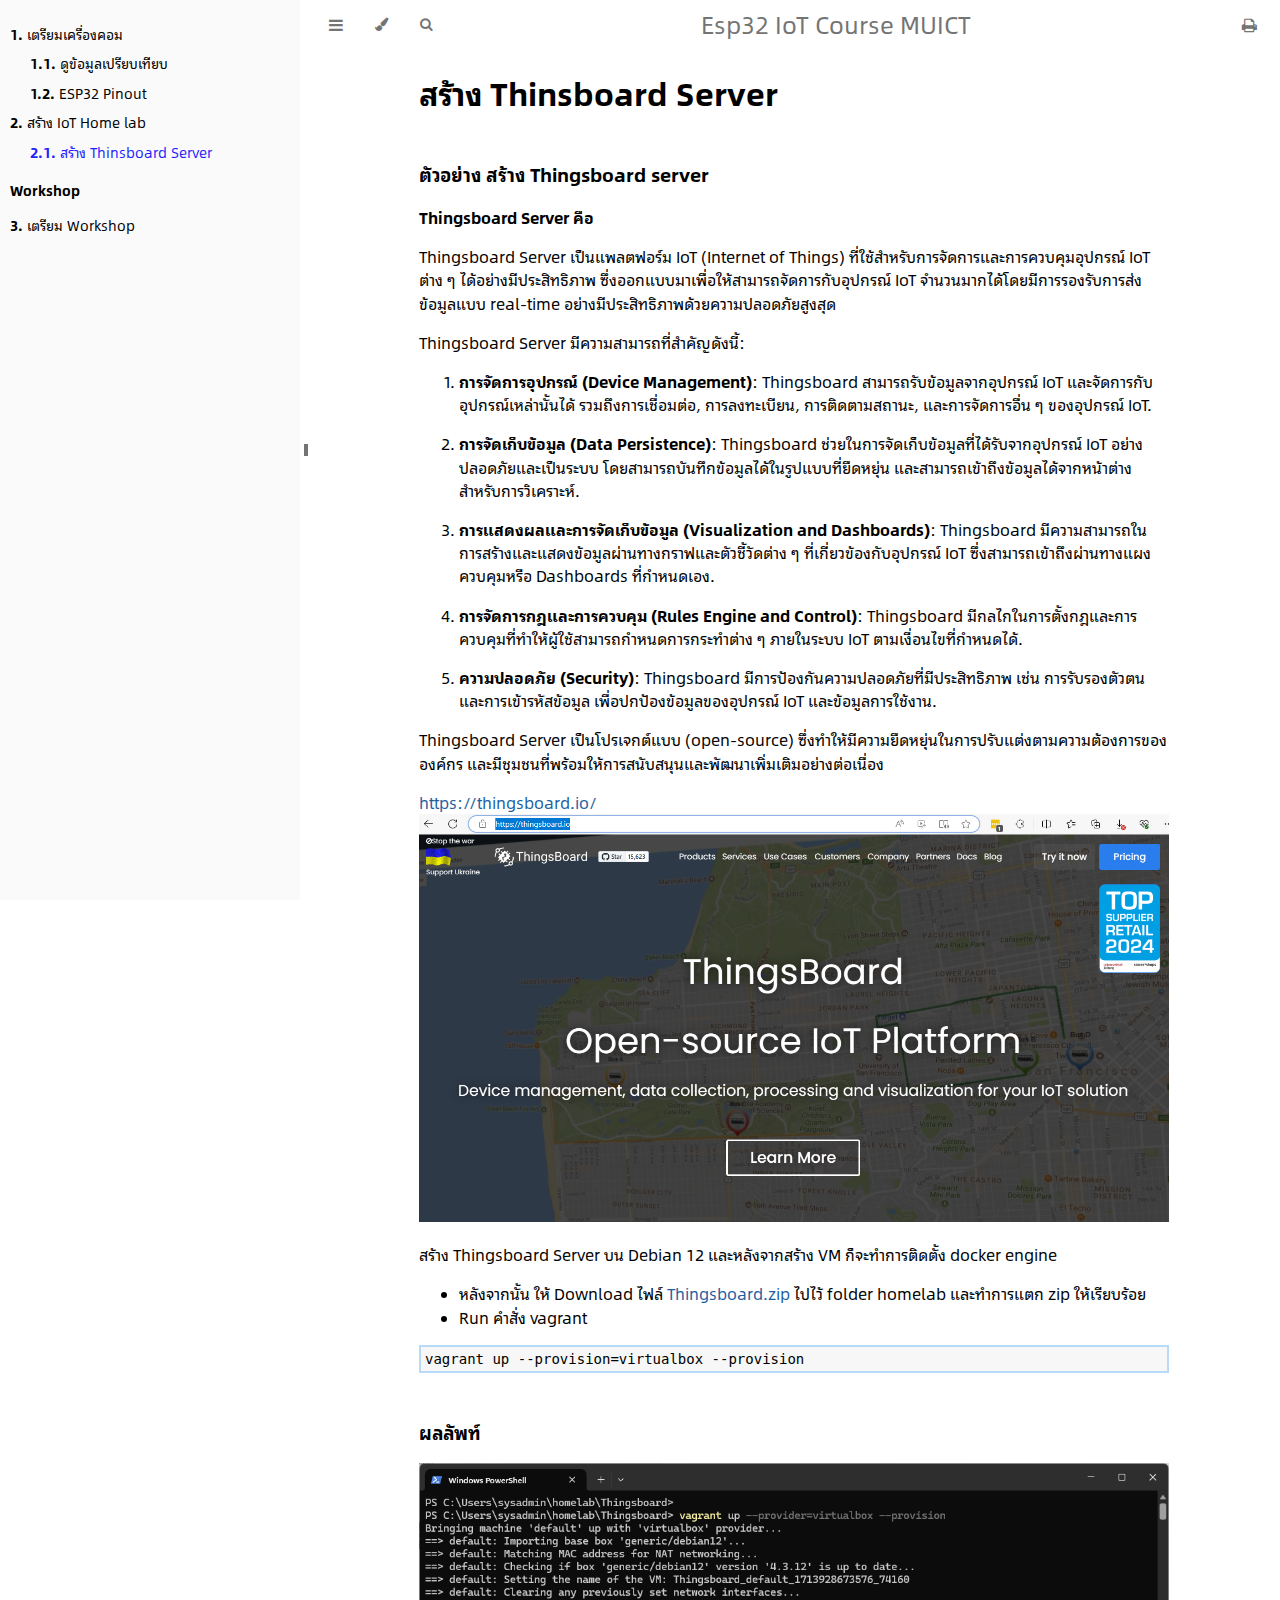
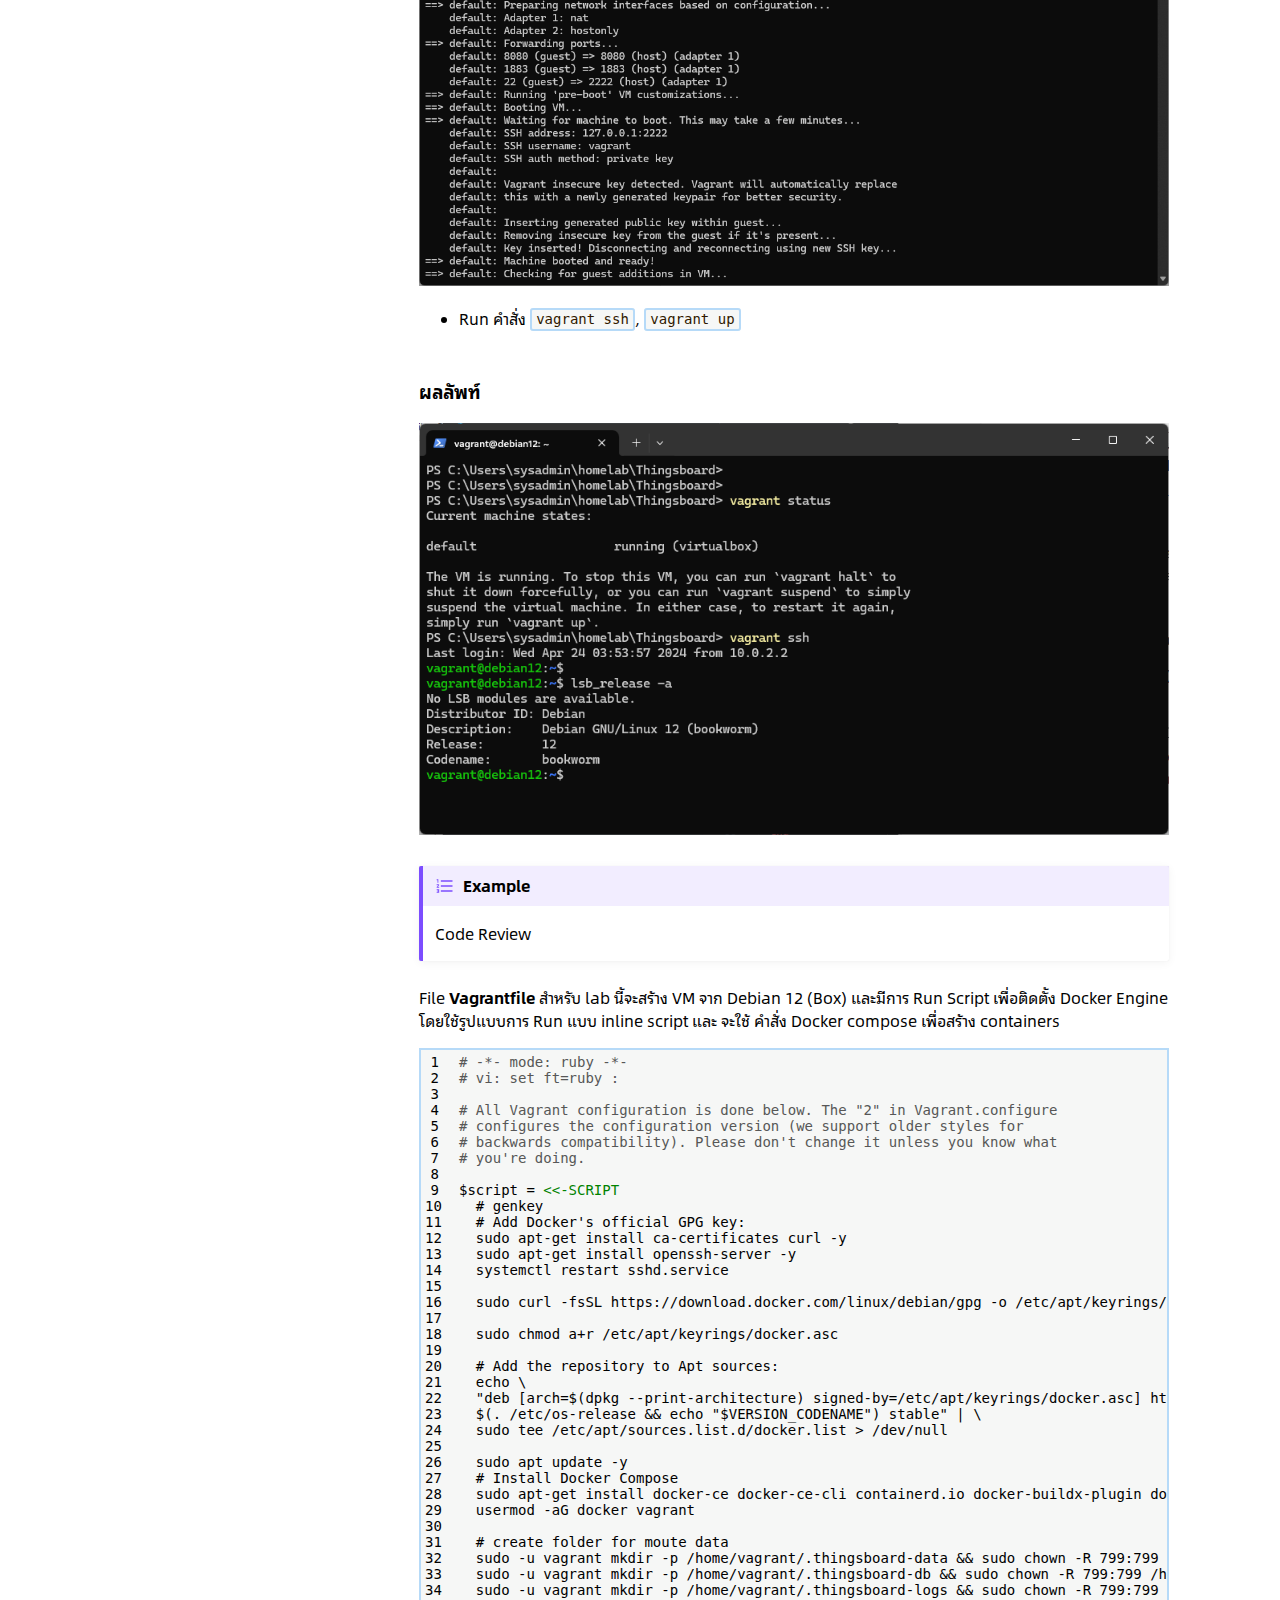
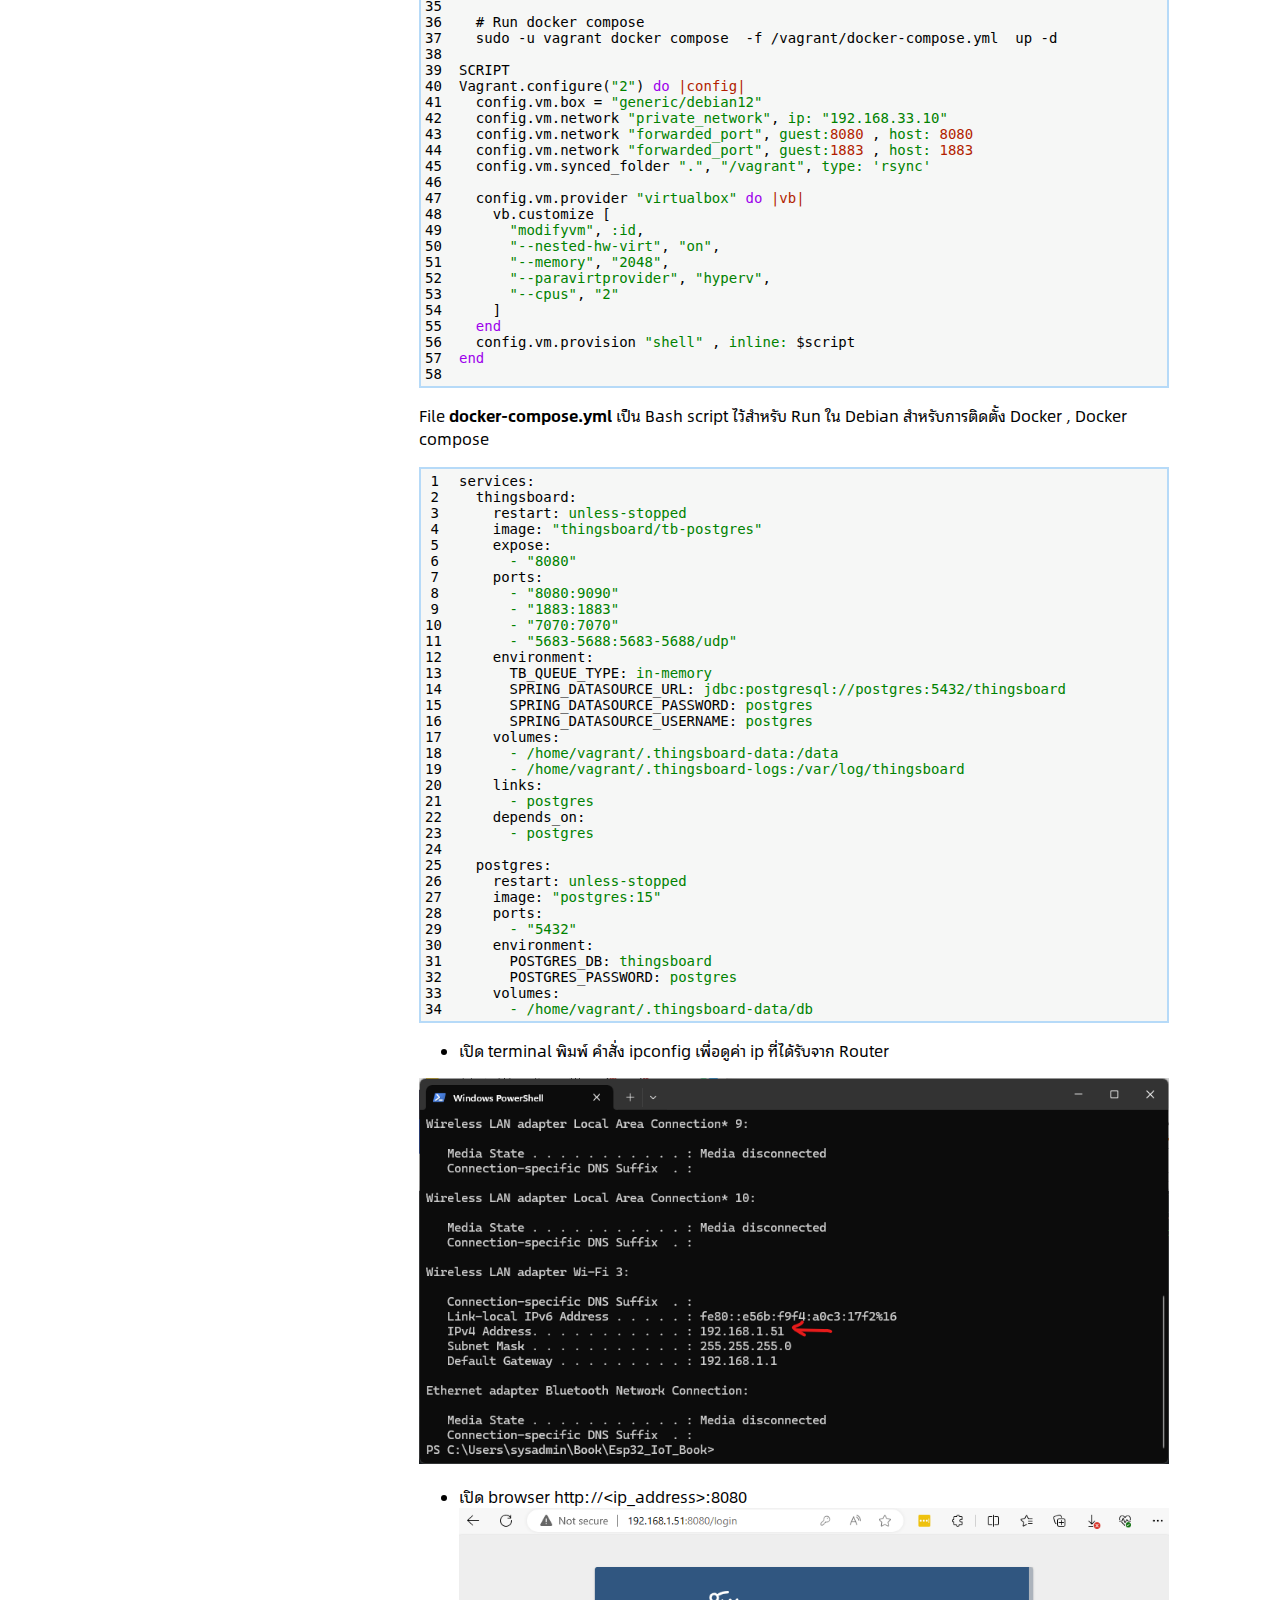
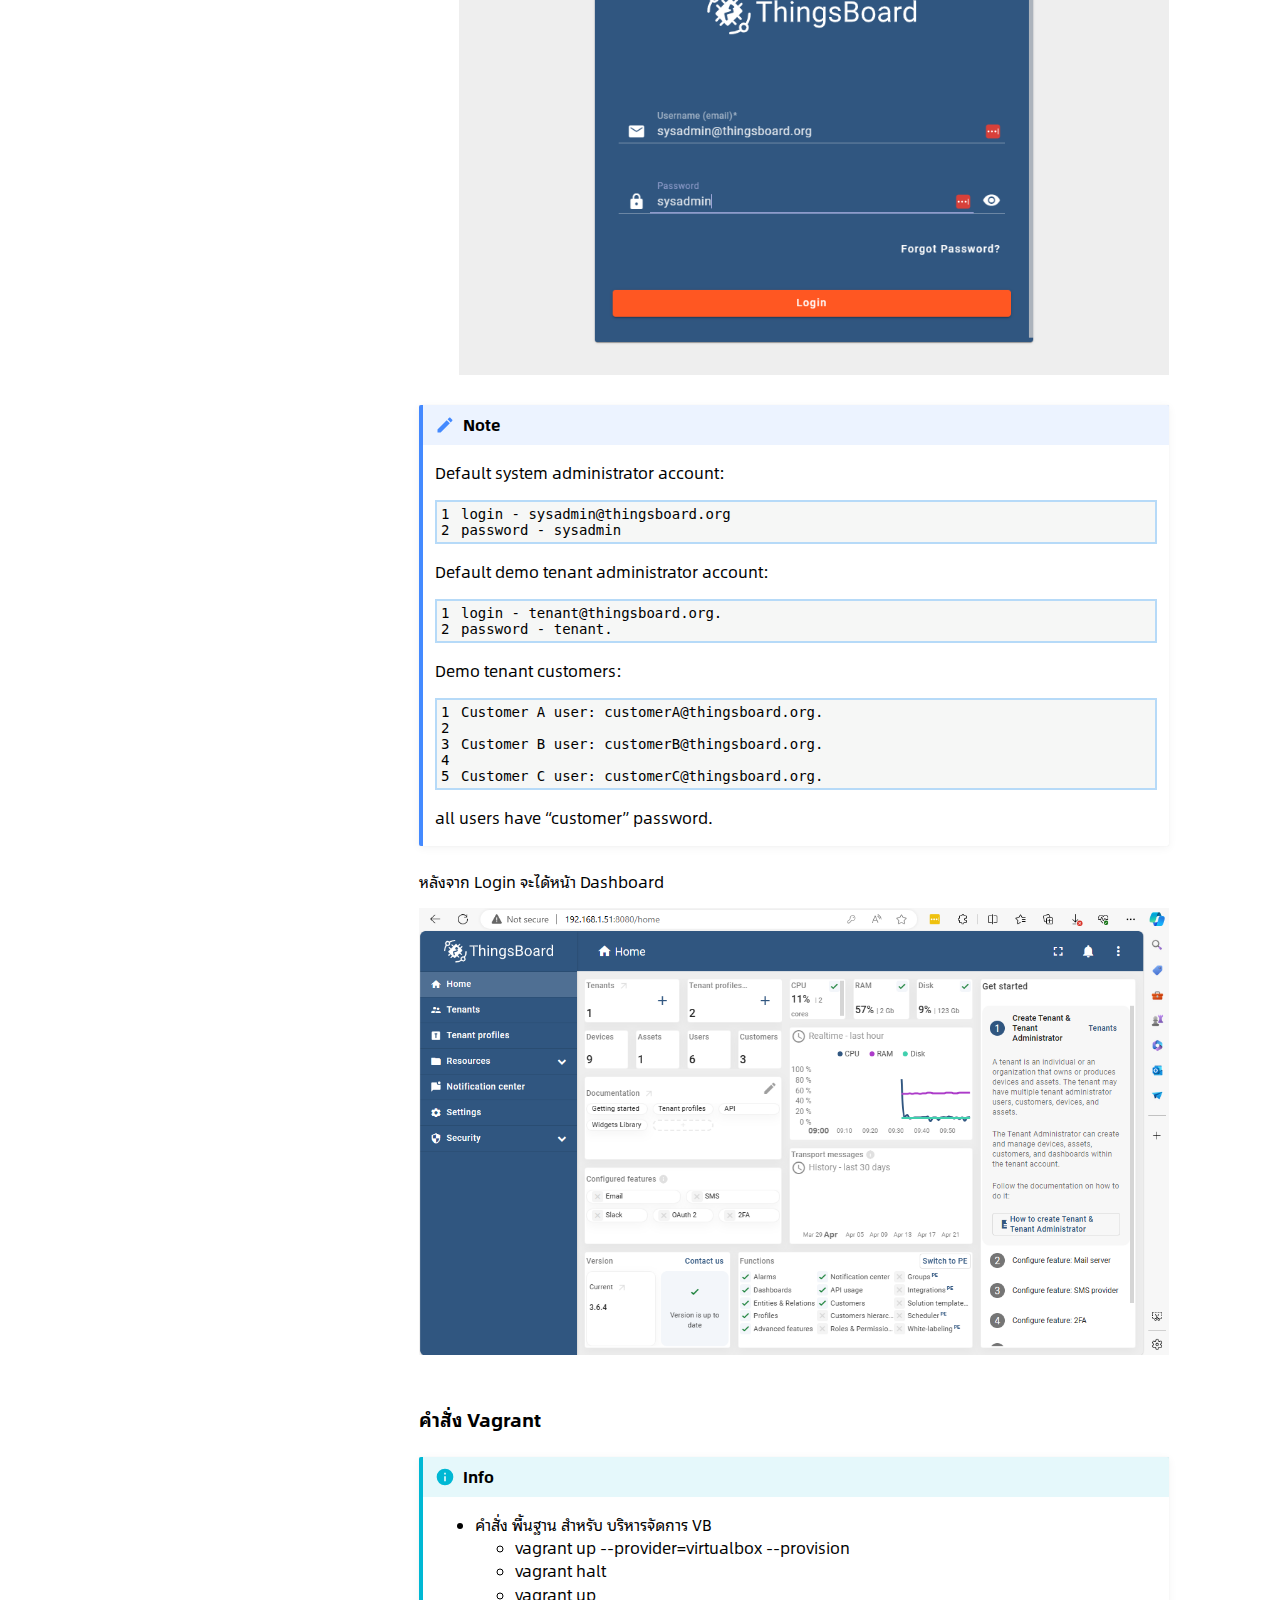
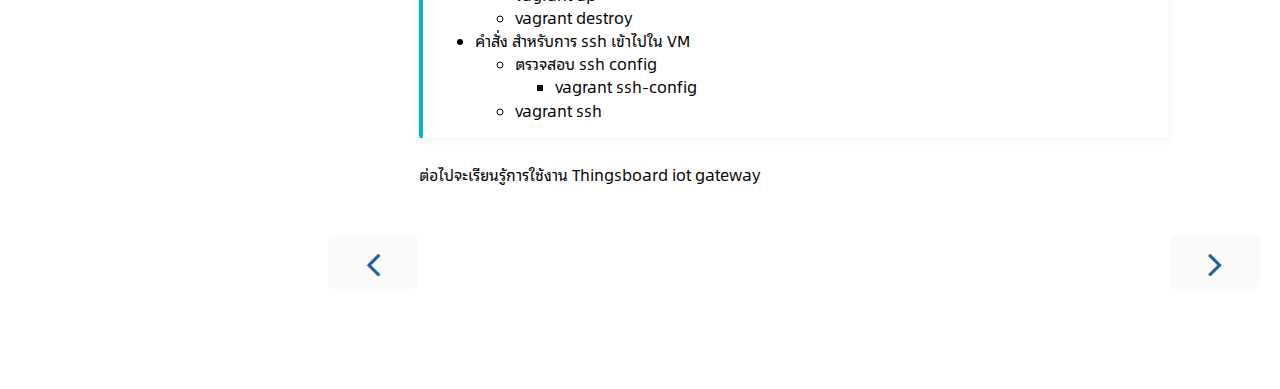
<file: chapters/iot_thingsboard_lab.html>
<!DOCTYPE HTML>
<html lang="en" class="light" dir="ltr">

<head>
    <!-- Book generated using mdBook -->
    <meta charset="UTF-8">
    <title>สร้าง Thinsboard Server - Esp32 IoT Course MUICT</title>


    <!-- Custom HTML head -->
    
    <meta name="description" content="">
    <meta name="viewport" content="width=device-width, initial-scale=1">
    <meta name="theme-color" content="#ffffff">

    <link rel="icon" href="../favicon.svg">
    <link rel="shortcut icon" href="../favicon.png">
    <link rel="stylesheet" href="../css/variables.css">
    <link rel="stylesheet" href="../css/general.css">
    <link rel="stylesheet" href="../css/chrome.css">
    <link rel="stylesheet" href="../css/print.css" media="print">

    <!-- Fonts -->
    <link rel="stylesheet" href="../FontAwesome/css/font-awesome.css">
    <link rel="stylesheet" href="../fonts/fonts.css">

    <!-- Highlight.js Stylesheets -->
    <link rel="stylesheet" href="../highlight.css">
    <link rel="stylesheet" href="../tomorrow-night.css">
    <link rel="stylesheet" href="../ayu-highlight.css">

    <!-- Custom theme stylesheets -->
    <link rel="stylesheet" href=".././mdbook-admonish.css">

</head>

<body class="sidebar-visible no-js">
    <div id="body-container">
        <!-- Provide site root to javascript -->
        <script>
            var path_to_root = "../";
            var default_theme = window.matchMedia("(prefers-color-scheme: dark)").matches ? "navy" : "light";
        </script>

        <!-- Work around some values being stored in localStorage wrapped in quotes -->
        <script>
            try {
                var theme = localStorage.getItem('mdbook-theme');
                var sidebar = localStorage.getItem('mdbook-sidebar');

                if (theme.startsWith('"') && theme.endsWith('"')) {
                    localStorage.setItem('mdbook-theme', theme.slice(1, theme.length - 1));
                }

                if (sidebar.startsWith('"') && sidebar.endsWith('"')) {
                    localStorage.setItem('mdbook-sidebar', sidebar.slice(1, sidebar.length - 1));
                }
            } catch (e) { }
        </script>

        <!-- Set the theme before any content is loaded, prevents flash -->
        <script>
            var theme;
            try { theme = localStorage.getItem('mdbook-theme'); } catch (e) { }
            if (theme === null || theme === undefined) { theme = default_theme; }
            var html = document.querySelector('html');
            html.classList.remove('light')
            html.classList.add(theme);
            var body = document.querySelector('body');
            body.classList.remove('no-js')
            body.classList.add('js');
        </script>

        <input type="checkbox" id="sidebar-toggle-anchor" class="hidden">

        <!-- Hide / unhide sidebar before it is displayed -->
        <script>
            var body = document.querySelector('body');
            var sidebar = null;
            var sidebar_toggle = document.getElementById("sidebar-toggle-anchor");
            if (document.body.clientWidth >= 1080) {
                try { sidebar = localStorage.getItem('mdbook-sidebar'); } catch (e) { }
                sidebar = sidebar || 'visible';
            } else {
                sidebar = 'hidden';
            }
            sidebar_toggle.checked = sidebar === 'visible';
            body.classList.remove('sidebar-visible');
            body.classList.add("sidebar-" + sidebar);
        </script>

        <nav id="sidebar" class="sidebar" aria-label="Table of contents">
            <div class="sidebar-scrollbox">
                <ol class="chapter"><li class="chapter-item expanded "><a href="../chapters/chapter_1.html"><strong aria-hidden="true">1.</strong> เตรียมเครื่องคอม</a></li><li><ol class="section"><li class="chapter-item expanded "><a href="../chapters/ref/compare_esp1.html"><strong aria-hidden="true">1.1.</strong> ดูข้อมูลเปรียบเทียบ</a></li><li class="chapter-item expanded "><a href="../chapters/ref/pinout.html"><strong aria-hidden="true">1.2.</strong> ESP32 Pinout</a></li></ol></li><li class="chapter-item expanded "><a href="../chapters/iot_homelab.html"><strong aria-hidden="true">2.</strong> สร้าง IoT Home lab</a></li><li><ol class="section"><li class="chapter-item expanded "><a href="../chapters/iot_thingsboard_lab.html" class="active"><strong aria-hidden="true">2.1.</strong> สร้าง Thinsboard Server</a></li></ol></li><li class="chapter-item expanded "><li class="part-title">Workshop</li><li class="chapter-item expanded "><a href="../workshops/workshop1.html"><strong aria-hidden="true">3.</strong> เตรียม Workshop</a></li></ol>
            </div>
            <div id="sidebar-resize-handle" class="sidebar-resize-handle">
                <div class="sidebar-resize-indicator"></div>
            </div>
        </nav>

        <!-- Track and set sidebar scroll position -->
        <script>
            var sidebarScrollbox = document.querySelector('#sidebar .sidebar-scrollbox');
            sidebarScrollbox.addEventListener('click', function (e) {
                if (e.target.tagName === 'A') {
                    sessionStorage.setItem('sidebar-scroll', sidebarScrollbox.scrollTop);
                }
            }, { passive: true });
            var sidebarScrollTop = sessionStorage.getItem('sidebar-scroll');
            sessionStorage.removeItem('sidebar-scroll');
            if (sidebarScrollTop) {
                // preserve sidebar scroll position when navigating via links within sidebar
                sidebarScrollbox.scrollTop = sidebarScrollTop;
            } else {
                // scroll sidebar to current active section when navigating via "next/previous chapter" buttons
                var activeSection = document.querySelector('#sidebar .active');
                if (activeSection) {
                    activeSection.scrollIntoView({ block: 'center' });
                }
            }
        </script>

        <div id="page-wrapper" class="page-wrapper">

            <div class="page">
                                <div id="menu-bar-hover-placeholder"></div>
                <div id="menu-bar" class="menu-bar sticky">
                    <div class="left-buttons">
                        <label id="sidebar-toggle" class="icon-button" for="sidebar-toggle-anchor"
                            title="Toggle Table of Contents" aria-label="Toggle Table of Contents"
                            aria-controls="sidebar">
                            <i class="fa fa-bars"></i>
                        </label>
                        <button id="theme-toggle" class="icon-button" type="button" title="Change theme"
                            aria-label="Change theme" aria-haspopup="true" aria-expanded="false"
                            aria-controls="theme-list">
                            <i class="fa fa-paint-brush"></i>
                        </button>
                        <ul id="theme-list" class="theme-popup" aria-label="Themes" role="menu">
                            <li role="none"><button role="menuitem" class="theme" id="light">Light</button></li>
                            <li role="none"><button role="menuitem" class="theme" id="rust">Rust</button></li>
                            <li role="none"><button role="menuitem" class="theme" id="coal">Coal</button></li>
                            <li role="none"><button role="menuitem" class="theme" id="navy">Navy</button></li>
                            <li role="none"><button role="menuitem" class="theme" id="ayu">Ayu</button></li>
                        </ul>
                        <button id="search-toggle" class="icon-button" type="button" title="Search. (Shortkey: s)"
                            aria-label="Toggle Searchbar" aria-expanded="false" aria-keyshortcuts="S"
                            aria-controls="searchbar">
                            <i class="fa fa-search"></i>
                        </button>
                    </div>

                    <h1 class="menu-title">Esp32 IoT Course MUICT</h1>

                    <div class="right-buttons">
                        <a href="../print.html" title="Print this book" aria-label="Print this book">
                            <i id="print-button" class="fa fa-print"></i>
                        </a>

                    </div>
                </div>

                <div id="search-wrapper" class="hidden">
                    <form id="searchbar-outer" class="searchbar-outer">
                        <input type="search" id="searchbar" name="searchbar" placeholder="Search this book ..."
                            aria-controls="searchresults-outer" aria-describedby="searchresults-header">
                    </form>
                    <div id="searchresults-outer" class="searchresults-outer hidden">
                        <div id="searchresults-header" class="searchresults-header"></div>
                        <ul id="searchresults">
                        </ul>
                    </div>
                </div>

                <!-- Apply ARIA attributes after the sidebar and the sidebar toggle button are added to the DOM -->
                <script>
                    document.getElementById('sidebar-toggle').setAttribute('aria-expanded', sidebar === 'visible');
                    document.getElementById('sidebar').setAttribute('aria-hidden', sidebar !== 'visible');
                    Array.from(document.querySelectorAll('#sidebar a')).forEach(function (link) {
                        link.setAttribute('tabIndex', sidebar === 'visible' ? 0 : -1);
                    });
                </script>

                <div id="content" class="content">
                    <main>
                        <h1 id="สราง-thinsboard-server"><a class="header" href="#สราง-thinsboard-server">สร้าง Thinsboard Server</a></h1>
<h3 id="ตัวอยาง-สราง-thingsboard-server"><a class="header" href="#ตัวอยาง-สราง-thingsboard-server">ตัวอย่าง สร้าง Thingsboard server</a></h3>
<p><strong>Thingsboard Server คือ</strong></p>
<p>Thingsboard Server เป็นแพลตฟอร์ม IoT (Internet of Things) ที่ใช้สำหรับการจัดการและการควบคุมอุปกรณ์ IoT ต่าง ๆ ได้อย่างมีประสิทธิภาพ ซึ่งออกแบบมาเพื่อให้สามารถจัดการกับอุปกรณ์ IoT จำนวนมากได้โดยมีการรองรับการส่งข้อมูลแบบ real-time อย่างมีประสิทธิภาพด้วยความปลอดภัยสูงสุด</p>
<p>Thingsboard Server มีความสามารถที่สำคัญดังนี้:</p>
<ol>
<li>
<p><strong>การจัดการอุปกรณ์ (Device Management)</strong>: Thingsboard สามารถรับข้อมูลจากอุปกรณ์ IoT และจัดการกับอุปกรณ์เหล่านั้นได้ รวมถึงการเชื่อมต่อ, การลงทะเบียน, การติดตามสถานะ, และการจัดการอื่น ๆ ของอุปกรณ์ IoT.</p>
</li>
<li>
<p><strong>การจัดเก็บข้อมูล (Data Persistence)</strong>: Thingsboard ช่วยในการจัดเก็บข้อมูลที่ได้รับจากอุปกรณ์ IoT อย่างปลอดภัยและเป็นระบบ โดยสามารถบันทึกข้อมูลได้ในรูปแบบที่ยืดหยุ่น และสามารถเข้าถึงข้อมูลได้จากหน้าต่างสำหรับการวิเคราะห์.</p>
</li>
<li>
<p><strong>การแสดงผลและการจัดเก็บข้อมูล (Visualization and Dashboards)</strong>: Thingsboard มีความสามารถในการสร้างและแสดงข้อมูลผ่านทางกราฟและตัวชี้วัดต่าง ๆ ที่เกี่ยวข้องกับอุปกรณ์ IoT ซึ่งสามารถเข้าถึงผ่านทางแผงควบคุมหรือ Dashboards ที่กำหนดเอง.</p>
</li>
<li>
<p><strong>การจัดการกฎและการควบคุม (Rules Engine and Control)</strong>: Thingsboard มีกลไกในการตั้งกฎและการควบคุมที่ทำให้ผู้ใช้สามารถกำหนดการกระทำต่าง ๆ ภายในระบบ IoT ตามเงื่อนไขที่กำหนดได้.</p>
</li>
<li>
<p><strong>ความปลอดภัย (Security)</strong>: Thingsboard มีการป้องกันความปลอดภัยที่มีประสิทธิภาพ เช่น การรับรองตัวตนและการเข้ารหัสข้อมูล เพื่อปกป้องข้อมูลของอุปกรณ์ IoT และข้อมูลการใช้งาน.</p>
</li>
</ol>
<p>Thingsboard Server เป็นโปรเจกต์แบบ (open-source) ซึ่งทำให้มีความยืดหยุ่นในการปรับแต่งตามความต้องการขององค์กร และมีชุมชนที่พร้อมให้การสนับสนุนและพัฒนาเพิ่มเติมอย่างต่อเนื่อง</p>
<p><a href="https://thingsboard.io/">https://thingsboard.io/</a>
<img src="../assets/images/thingsboard_page.png" alt="thingsboard_page" /></p>
<p>สร้าง Thingsboard Server บน Debian 12 และหลังจากสร้าง VM ก็จะทำการติดตั้ง docker engine</p>
<ul>
<li>หลังจากนั้น ให้ Download ไฟล์ <a href="../assets/zip/Thingsboard.zip">Thingsboard.zip</a> ไปไว้ folder homelab และทำการแตก zip ให้เรียบร้อย</li>
<li>Run คำสั่ง vagrant</li>
</ul>
<pre><code class="language-sh">vagrant up --provision=virtualbox --provision
</code></pre>
<h3 id="ผลลัพท"><a class="header" href="#ผลลัพท">ผลลัพท์</a></h3>
<p><img src="../assets/images/vagrant_up_screen1.png" alt="vagrant up" /></p>
<ul>
<li>Run คำสั่ง <code>vagrant ssh</code>, <code>vagrant up</code></li>
</ul>
<h3 id="ผลลัพท-1"><a class="header" href="#ผลลัพท-1">ผลลัพท์</a></h3>
<p><img src="../assets/images/vagrant_status_ssh.png" alt="vagrant status ssh" /></p>
<div id="admonition-example" class="admonition admonish-example">
<div class="admonition-title">
<p>Example</p>
<p><a class="admonition-anchor-link" href="#admonition-example"></a></p>
</div>
<div>
<p>Code Review</p>
</div>
</div>
<p>File <strong>Vagrantfile</strong> สำหรับ lab นี้จะสร้าง VM จาก Debian 12 (Box) และมีการ Run Script เพื่อติดตั้ง Docker Engine โดยใช้รูปแบบการ Run แบบ inline script และ จะใช้ คำสั่ง Docker compose เพื่อสร้าง containers</p>
<pre><code class="language-ruby"># -*- mode: ruby -*-
# vi: set ft=ruby :

# All Vagrant configuration is done below. The "2" in Vagrant.configure
# configures the configuration version (we support older styles for
# backwards compatibility). Please don't change it unless you know what
# you're doing.

$script = &lt;&lt;-SCRIPT
  # genkey
  # Add Docker's official GPG key:
  sudo apt-get install ca-certificates curl -y  
  sudo apt-get install openssh-server -y
  systemctl restart sshd.service
  
  sudo curl -fsSL https://download.docker.com/linux/debian/gpg -o /etc/apt/keyrings/docker.asc

  sudo chmod a+r /etc/apt/keyrings/docker.asc

  # Add the repository to Apt sources:
  echo \
  "deb [arch=$(dpkg --print-architecture) signed-by=/etc/apt/keyrings/docker.asc] https://download.docker.com/linux/debian \
  $(. /etc/os-release &amp;&amp; echo "$VERSION_CODENAME") stable" | \
  sudo tee /etc/apt/sources.list.d/docker.list &gt; /dev/null 

  sudo apt update -y
  # Install Docker Compose
  sudo apt-get install docker-ce docker-ce-cli containerd.io docker-buildx-plugin docker-compose-plugin -y 
  usermod -aG docker vagrant 
  
  # create folder for moute data 
  sudo -u vagrant mkdir -p /home/vagrant/.thingsboard-data &amp;&amp; sudo chown -R 799:799  /home/vagrant/.thingsboard-data
  sudo -u vagrant mkdir -p /home/vagrant/.thingsboard-db &amp;&amp; sudo chown -R 799:799 /home/vagrant/.thingsboard-db
  sudo -u vagrant mkdir -p /home/vagrant/.thingsboard-logs &amp;&amp; sudo chown -R 799:799 /home/vagrant/.thingsboard-logs
  
  # Run docker compose
  sudo -u vagrant docker compose  -f /vagrant/docker-compose.yml  up -d

SCRIPT
Vagrant.configure("2") do |config|
  config.vm.box = "generic/debian12"
  config.vm.network "private_network", ip: "192.168.33.10"
  config.vm.network "forwarded_port", guest:8080 , host: 8080
  config.vm.network "forwarded_port", guest:1883 , host: 1883
  config.vm.synced_folder ".", "/vagrant", type: 'rsync'
  
  config.vm.provider "virtualbox" do |vb|
    vb.customize [
      "modifyvm", :id,
      "--nested-hw-virt", "on",
      "--memory", "2048",
      "--paravirtprovider", "hyperv", 
      "--cpus", "2"
    ]
  end
  config.vm.provision "shell" , inline: $script
end

</code></pre>
<p>File <strong>docker-compose.yml</strong> เป็น Bash script ไว้สำหรับ Run ใน Debian สำหรับการติดตั้ง Docker , Docker compose</p>
<pre><code class="language-yaml">services:
  thingsboard:
    restart: unless-stopped
    image: "thingsboard/tb-postgres"
    expose:
      - "8080"
    ports:
      - "8080:9090"
      - "1883:1883"
      - "7070:7070"
      - "5683-5688:5683-5688/udp"
    environment:
      TB_QUEUE_TYPE: in-memory
      SPRING_DATASOURCE_URL: jdbc:postgresql://postgres:5432/thingsboard
      SPRING_DATASOURCE_PASSWORD: postgres
      SPRING_DATASOURCE_USERNAME: postgres
    volumes:
      - /home/vagrant/.thingsboard-data:/data
      - /home/vagrant/.thingsboard-logs:/var/log/thingsboard
    links:
      - postgres
    depends_on:
      - postgres

  postgres:
    restart: unless-stopped
    image: "postgres:15"
    ports:
      - "5432"
    environment:
      POSTGRES_DB: thingsboard
      POSTGRES_PASSWORD: postgres
    volumes:
      - /home/vagrant/.thingsboard-data/db
</code></pre>
<ul>
<li>เปิด terminal พิมพ์ คำสั่ง  ipconfig เพื่อดูค่า ip ที่ได้รับจาก Router</li>
</ul>
<p><img src="../assets/images/terminal_ip.png" alt="terminal ip" /></p>
<ul>
<li>เปิด browser  http://&lt;ip_address&gt;:8080
<img src="../assets/images/tb_login_local.png" alt="thingsboard login" /></li>
</ul>
<div id="admonition-note" class="admonition admonish-note">
<div class="admonition-title">
<p>Note</p>
<p><a class="admonition-anchor-link" href="#admonition-note"></a></p>
</div>
<div>
<p>Default system administrator account:</p>
<pre><code>login - sysadmin@thingsboard.org
password - sysadmin
</code></pre>
<p>Default demo tenant administrator account:</p>
<pre><code>login - tenant@thingsboard.org.
password - tenant.
</code></pre>
<p>Demo tenant customers:</p>
<pre><code>Customer A user: customerA@thingsboard.org.

Customer B user: customerB@thingsboard.org.

Customer C user: customerC@thingsboard.org.
</code></pre>
<p>all users have “customer” password.</p>
</div>
</div>
หลังจาก Login จะได้หน้า Dashboard
<p><img src="../assets/images/tb_dashboard_1.png" alt="thingsboard Dashboard" /></p>
<h3 id="คำสัง-vagrant"><a class="header" href="#คำสัง-vagrant">คำสั่ง Vagrant</a></h3>
<div id="admonition-info" class="admonition admonish-info">
<div class="admonition-title">
<p>Info</p>
<p><a class="admonition-anchor-link" href="#admonition-info"></a></p>
</div>
<div>
<ul>
<li>คำสั่ง พื้นฐาน สำหรับ บริหารจัดการ VB
<ul>
<li>vagrant up --provider=virtualbox --provision</li>
<li>vagrant halt</li>
<li>vagrant up</li>
<li>vagrant destroy</li>
</ul>
</li>
<li>คำสั่ง สำหรับการ ssh เข้าไปใน VM
<ul>
<li>ตรวจสอบ ssh config
<ul>
<li>vagrant ssh-config</li>
</ul>
</li>
<li>vagrant ssh</li>
</ul>
</li>
</ul>
</div>
</div>
<p>ต่อไปจะเรียนรู้การใช้งาน Thingsboard iot gateway</p>

                    </main>

                    <nav class="nav-wrapper" aria-label="Page navigation">
                        <!-- Mobile navigation buttons -->
                        <a rel="prev" href="../chapters/iot_homelab.html" class="mobile-nav-chapters previous"
                            title="Previous chapter" aria-label="Previous chapter" aria-keyshortcuts="Left">
                            <i class="fa fa-angle-left"></i>
                        </a>

                        <a rel="next prefetch" href="../workshops/workshop1.html" class="mobile-nav-chapters next"
                            title="Next chapter" aria-label="Next chapter" aria-keyshortcuts="Right">
                            <i class="fa fa-angle-right"></i>
                        </a>

                        <div style="clear: both"></div>
                    </nav>
                </div>
            </div>

            <nav class="nav-wide-wrapper" aria-label="Page navigation">
                <a rel="prev" href="../chapters/iot_homelab.html" class="nav-chapters previous" title="Previous chapter"
                    aria-label="Previous chapter" aria-keyshortcuts="Left">
                    <i class="fa fa-angle-left"></i>
                </a>

                <a rel="next prefetch" href="../workshops/workshop1.html" class="nav-chapters next" title="Next chapter"
                    aria-label="Next chapter" aria-keyshortcuts="Right">
                    <i class="fa fa-angle-right"></i>
                </a>
            </nav>

        </div>

        <!-- Livereload script (if served using the cli tool) -->
        <script>
            const wsProtocol = location.protocol === 'https:' ? 'wss:' : 'ws:';
            const wsAddress = wsProtocol + "//" + location.host + "/" + "__livereload";
            const socket = new WebSocket(wsAddress);
            socket.onmessage = function (event) {
                if (event.data === "reload") {
                    socket.close();
                    location.reload();
                }
            };

            window.onbeforeunload = function () {
                socket.close();
            }
        </script>



        <script>
            window.playground_copyable = true;
        </script>


        <script src="../elasticlunr.min.js"></script>
        <script src="../mark.min.js"></script>
        <script src="../searcher.js"></script>

        <script src="../clipboard.min.js"></script>
        <script src="../highlight.js"></script>
        <script src="../book.js"></script>

        <!-- Custom JS scripts -->
        <script src="../js/highlightjs-line-numbers.js"></script>


        <script>
            $(document).ready(function () {
                $('code.hljs').each(function (i, block) {
                    hljs.lineNumbersBlock(block);
                });
            });
        </script>

    </div>
</body>

</html>
</file>
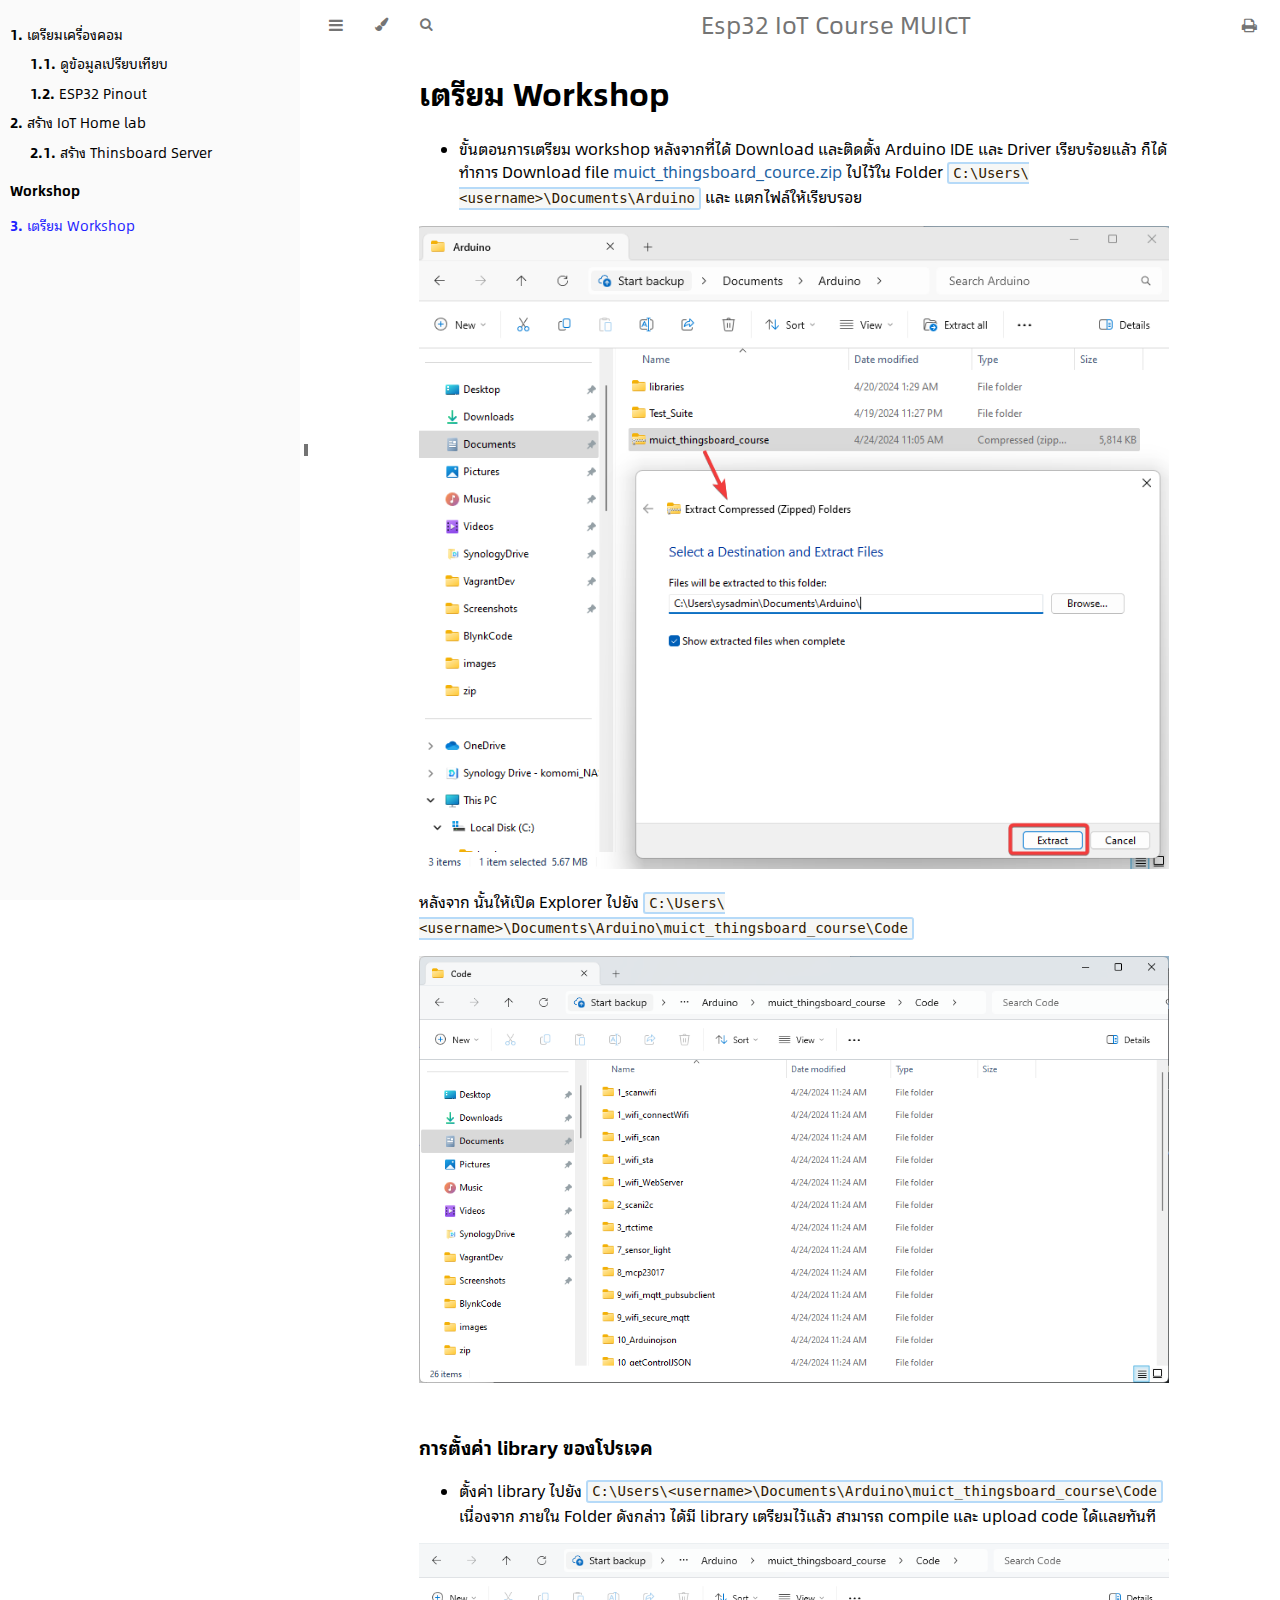
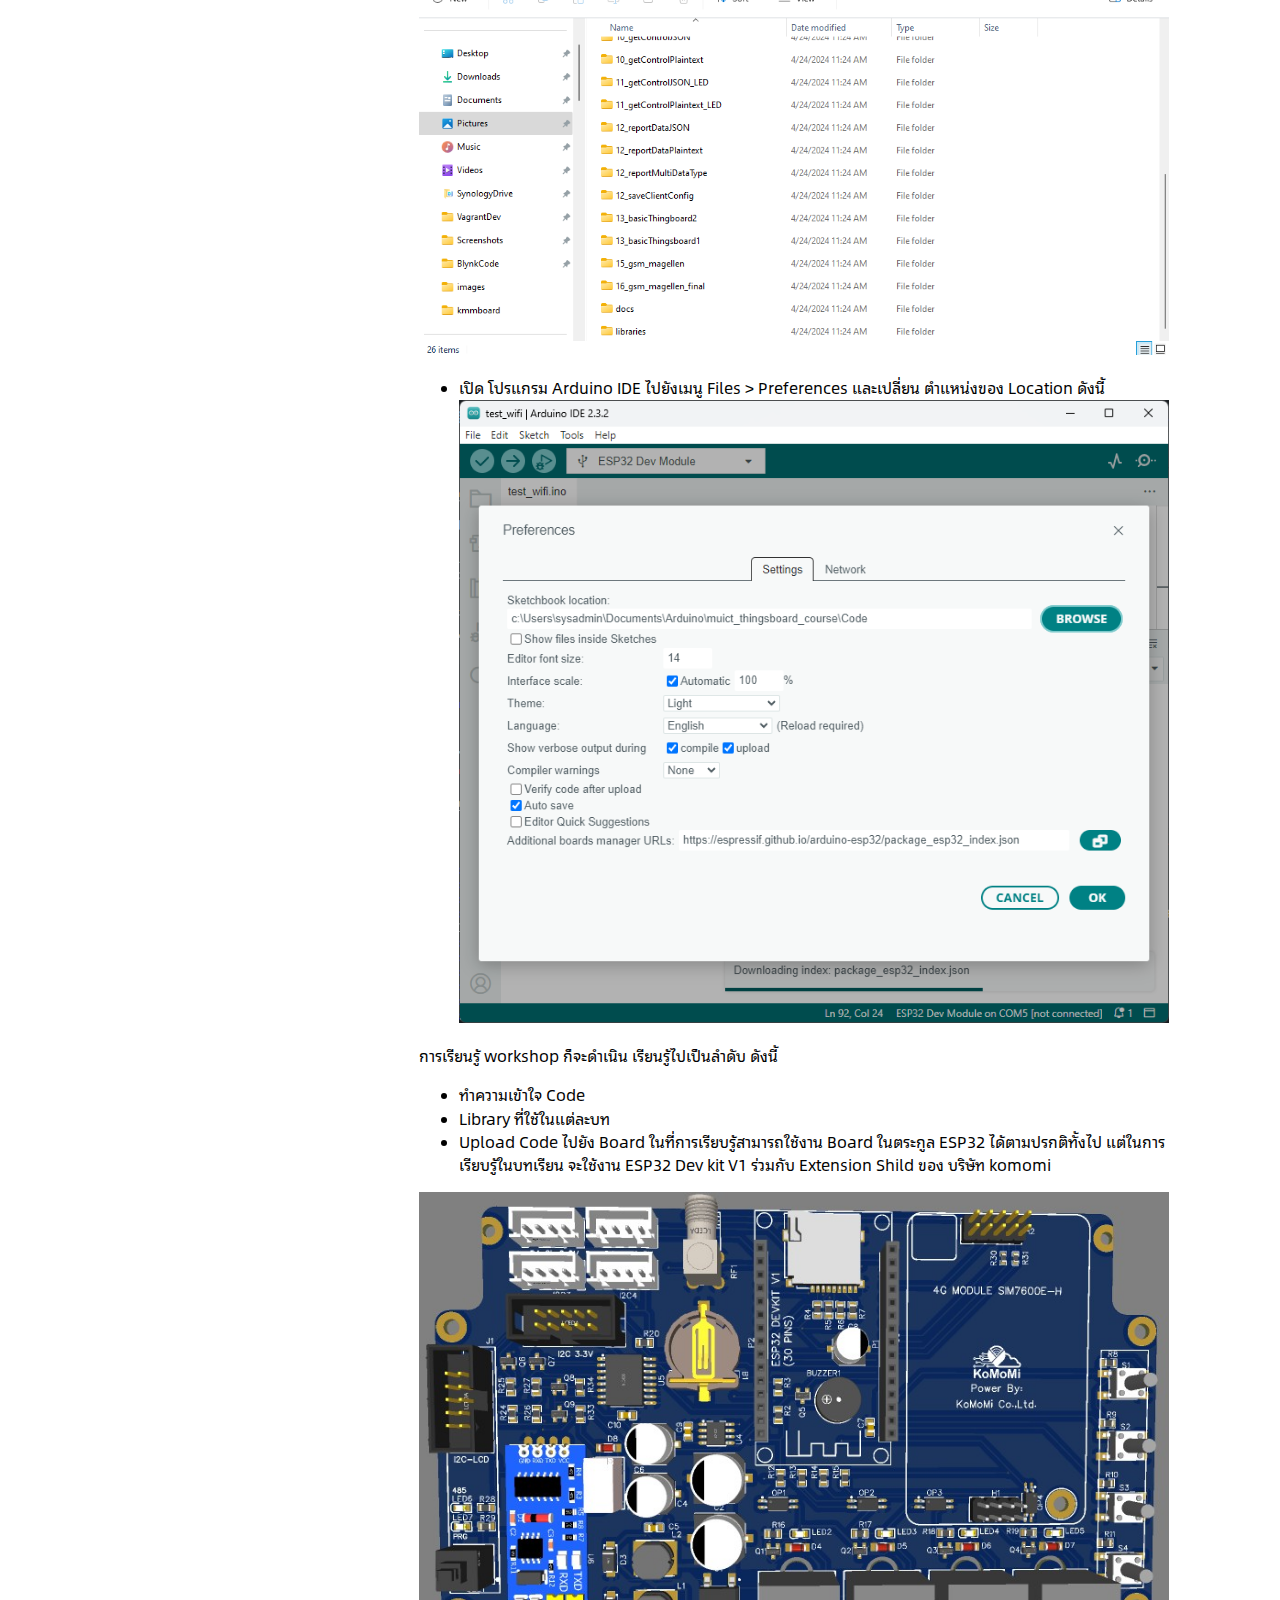
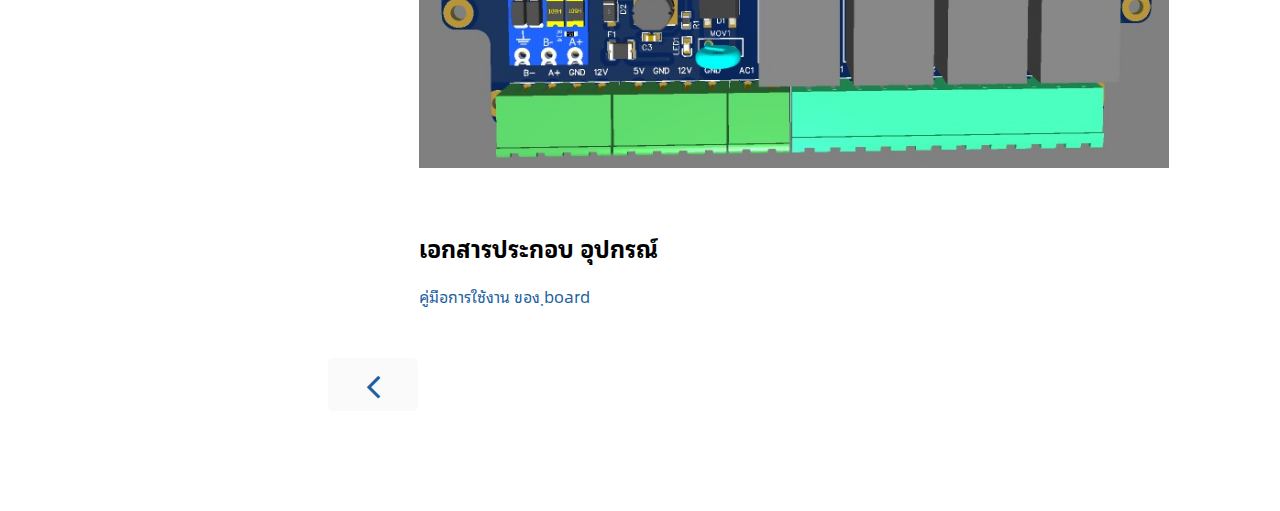
<file: workshops/workshop1.html>
<!DOCTYPE HTML>
<html lang="en" class="light" dir="ltr">

<head>
    <!-- Book generated using mdBook -->
    <meta charset="UTF-8">
    <title>เตรียม Workshop - Esp32 IoT Course MUICT</title>


    <!-- Custom HTML head -->
    
    <meta name="description" content="">
    <meta name="viewport" content="width=device-width, initial-scale=1">
    <meta name="theme-color" content="#ffffff">

    <link rel="icon" href="../favicon.svg">
    <link rel="shortcut icon" href="../favicon.png">
    <link rel="stylesheet" href="../css/variables.css">
    <link rel="stylesheet" href="../css/general.css">
    <link rel="stylesheet" href="../css/chrome.css">
    <link rel="stylesheet" href="../css/print.css" media="print">

    <!-- Fonts -->
    <link rel="stylesheet" href="../FontAwesome/css/font-awesome.css">
    <link rel="stylesheet" href="../fonts/fonts.css">

    <!-- Highlight.js Stylesheets -->
    <link rel="stylesheet" href="../highlight.css">
    <link rel="stylesheet" href="../tomorrow-night.css">
    <link rel="stylesheet" href="../ayu-highlight.css">

    <!-- Custom theme stylesheets -->
    <link rel="stylesheet" href=".././mdbook-admonish.css">

</head>

<body class="sidebar-visible no-js">
    <div id="body-container">
        <!-- Provide site root to javascript -->
        <script>
            var path_to_root = "../";
            var default_theme = window.matchMedia("(prefers-color-scheme: dark)").matches ? "navy" : "light";
        </script>

        <!-- Work around some values being stored in localStorage wrapped in quotes -->
        <script>
            try {
                var theme = localStorage.getItem('mdbook-theme');
                var sidebar = localStorage.getItem('mdbook-sidebar');

                if (theme.startsWith('"') && theme.endsWith('"')) {
                    localStorage.setItem('mdbook-theme', theme.slice(1, theme.length - 1));
                }

                if (sidebar.startsWith('"') && sidebar.endsWith('"')) {
                    localStorage.setItem('mdbook-sidebar', sidebar.slice(1, sidebar.length - 1));
                }
            } catch (e) { }
        </script>

        <!-- Set the theme before any content is loaded, prevents flash -->
        <script>
            var theme;
            try { theme = localStorage.getItem('mdbook-theme'); } catch (e) { }
            if (theme === null || theme === undefined) { theme = default_theme; }
            var html = document.querySelector('html');
            html.classList.remove('light')
            html.classList.add(theme);
            var body = document.querySelector('body');
            body.classList.remove('no-js')
            body.classList.add('js');
        </script>

        <input type="checkbox" id="sidebar-toggle-anchor" class="hidden">

        <!-- Hide / unhide sidebar before it is displayed -->
        <script>
            var body = document.querySelector('body');
            var sidebar = null;
            var sidebar_toggle = document.getElementById("sidebar-toggle-anchor");
            if (document.body.clientWidth >= 1080) {
                try { sidebar = localStorage.getItem('mdbook-sidebar'); } catch (e) { }
                sidebar = sidebar || 'visible';
            } else {
                sidebar = 'hidden';
            }
            sidebar_toggle.checked = sidebar === 'visible';
            body.classList.remove('sidebar-visible');
            body.classList.add("sidebar-" + sidebar);
        </script>

        <nav id="sidebar" class="sidebar" aria-label="Table of contents">
            <div class="sidebar-scrollbox">
                <ol class="chapter"><li class="chapter-item expanded "><a href="../chapters/chapter_1.html"><strong aria-hidden="true">1.</strong> เตรียมเครื่องคอม</a></li><li><ol class="section"><li class="chapter-item expanded "><a href="../chapters/ref/compare_esp1.html"><strong aria-hidden="true">1.1.</strong> ดูข้อมูลเปรียบเทียบ</a></li><li class="chapter-item expanded "><a href="../chapters/ref/pinout.html"><strong aria-hidden="true">1.2.</strong> ESP32 Pinout</a></li></ol></li><li class="chapter-item expanded "><a href="../chapters/iot_homelab.html"><strong aria-hidden="true">2.</strong> สร้าง IoT Home lab</a></li><li><ol class="section"><li class="chapter-item expanded "><a href="../chapters/iot_thingsboard_lab.html"><strong aria-hidden="true">2.1.</strong> สร้าง Thinsboard Server</a></li></ol></li><li class="chapter-item expanded "><li class="part-title">Workshop</li><li class="chapter-item expanded "><a href="../workshops/workshop1.html" class="active"><strong aria-hidden="true">3.</strong> เตรียม Workshop</a></li></ol>
            </div>
            <div id="sidebar-resize-handle" class="sidebar-resize-handle">
                <div class="sidebar-resize-indicator"></div>
            </div>
        </nav>

        <!-- Track and set sidebar scroll position -->
        <script>
            var sidebarScrollbox = document.querySelector('#sidebar .sidebar-scrollbox');
            sidebarScrollbox.addEventListener('click', function (e) {
                if (e.target.tagName === 'A') {
                    sessionStorage.setItem('sidebar-scroll', sidebarScrollbox.scrollTop);
                }
            }, { passive: true });
            var sidebarScrollTop = sessionStorage.getItem('sidebar-scroll');
            sessionStorage.removeItem('sidebar-scroll');
            if (sidebarScrollTop) {
                // preserve sidebar scroll position when navigating via links within sidebar
                sidebarScrollbox.scrollTop = sidebarScrollTop;
            } else {
                // scroll sidebar to current active section when navigating via "next/previous chapter" buttons
                var activeSection = document.querySelector('#sidebar .active');
                if (activeSection) {
                    activeSection.scrollIntoView({ block: 'center' });
                }
            }
        </script>

        <div id="page-wrapper" class="page-wrapper">

            <div class="page">
                                <div id="menu-bar-hover-placeholder"></div>
                <div id="menu-bar" class="menu-bar sticky">
                    <div class="left-buttons">
                        <label id="sidebar-toggle" class="icon-button" for="sidebar-toggle-anchor"
                            title="Toggle Table of Contents" aria-label="Toggle Table of Contents"
                            aria-controls="sidebar">
                            <i class="fa fa-bars"></i>
                        </label>
                        <button id="theme-toggle" class="icon-button" type="button" title="Change theme"
                            aria-label="Change theme" aria-haspopup="true" aria-expanded="false"
                            aria-controls="theme-list">
                            <i class="fa fa-paint-brush"></i>
                        </button>
                        <ul id="theme-list" class="theme-popup" aria-label="Themes" role="menu">
                            <li role="none"><button role="menuitem" class="theme" id="light">Light</button></li>
                            <li role="none"><button role="menuitem" class="theme" id="rust">Rust</button></li>
                            <li role="none"><button role="menuitem" class="theme" id="coal">Coal</button></li>
                            <li role="none"><button role="menuitem" class="theme" id="navy">Navy</button></li>
                            <li role="none"><button role="menuitem" class="theme" id="ayu">Ayu</button></li>
                        </ul>
                        <button id="search-toggle" class="icon-button" type="button" title="Search. (Shortkey: s)"
                            aria-label="Toggle Searchbar" aria-expanded="false" aria-keyshortcuts="S"
                            aria-controls="searchbar">
                            <i class="fa fa-search"></i>
                        </button>
                    </div>

                    <h1 class="menu-title">Esp32 IoT Course MUICT</h1>

                    <div class="right-buttons">
                        <a href="../print.html" title="Print this book" aria-label="Print this book">
                            <i id="print-button" class="fa fa-print"></i>
                        </a>

                    </div>
                </div>

                <div id="search-wrapper" class="hidden">
                    <form id="searchbar-outer" class="searchbar-outer">
                        <input type="search" id="searchbar" name="searchbar" placeholder="Search this book ..."
                            aria-controls="searchresults-outer" aria-describedby="searchresults-header">
                    </form>
                    <div id="searchresults-outer" class="searchresults-outer hidden">
                        <div id="searchresults-header" class="searchresults-header"></div>
                        <ul id="searchresults">
                        </ul>
                    </div>
                </div>

                <!-- Apply ARIA attributes after the sidebar and the sidebar toggle button are added to the DOM -->
                <script>
                    document.getElementById('sidebar-toggle').setAttribute('aria-expanded', sidebar === 'visible');
                    document.getElementById('sidebar').setAttribute('aria-hidden', sidebar !== 'visible');
                    Array.from(document.querySelectorAll('#sidebar a')).forEach(function (link) {
                        link.setAttribute('tabIndex', sidebar === 'visible' ? 0 : -1);
                    });
                </script>

                <div id="content" class="content">
                    <main>
                        <h1 id="เตรียม-workshop"><a class="header" href="#เตรียม-workshop">เตรียม Workshop</a></h1>
<ul>
<li>ขั้นตอนการเตรียม workshop  หลังจากที่ได้ Download และติดตั้ง Arduino IDE และ Driver เรียบร้อยแล้ว ก็ได้ ทำการ Download file <a href="../assets/zip/muict_thingsboard_course.zip">muict_thingsboard_cource.zip</a> ไปไว้ใน Folder <code>C:\Users\&lt;username&gt;\Documents\Arduino</code> และ แตกไฟล์ให้เรียบรอย</li>
</ul>
<p><img src="../assets/images/extract_workshop.png" alt="extract workshop" /></p>
<p>หลังจาก นั้นให้เปิด Explorer ไปยัง <code>C:\Users\&lt;username&gt;\Documents\Arduino\muict_thingsboard_course\Code</code></p>
<p><img src="../assets/images/code_workshop_list.png" alt="code workshop list" /></p>
<h3 id="การตังคา-library-ของโปรเจค"><a class="header" href="#การตังคา-library-ของโปรเจค">การตั้งค่า library ของโปรเจค</a></h3>
<ul>
<li>ตั้งค่า library ไปยัง <code>C:\Users\&lt;username&gt;\Documents\Arduino\muict_thingsboard_course\Code</code> เนื่องจาก ภายใน Folder ดังกล่าว ได้มี library เตรียมไว้แล้ว สามารถ compile และ upload code ได้แลยทันที</li>
</ul>
<p><img src="../assets/images/set_arduino_lib.png" alt="set library" /></p>
<ul>
<li>เปิด โปรแกรม Arduino IDE ไปยังเมนู Files &gt; Preferences และเปลี่ยน ตำแหน่งของ Location ดังนี้
<img src="../assets/images/set_local_lib.png" alt="set local lib" /></li>
</ul>
<p>การเรียนรู้ workshop ก็จะดำเนิน เรียนรู้ไปเป็นลำดับ ดังนี้</p>
<ul>
<li>ทำความเข้าใจ Code</li>
<li>Library ที่ใช้ในแต่ละบท</li>
<li>Upload Code ไปยัง Board ในที่การเรียบรู้สามารถใช้งาน Board ในตระกูล ESP32 ได้ตามปรกติทั้งไป แต่ในการเรียบรู้ในบทเรียน จะใช้งาน ESP32 Dev kit V1 ร่วมกับ Extension Shild ของ บริษัท komomi</li>
</ul>
<p><img src="../assets/kmmboard/3D_TopView.jpg" alt="board view" /></p>
<h2 id="เอกสารประกอบ-อุปกรณ"><a class="header" href="#เอกสารประกอบ-อุปกรณ">เอกสารประกอบ อุปกรณ์</a></h2>
<p><a href="../assets/kmmboard/User%20Manual%20KMM-SmartFarmV3-IoT-4G.pdf">คู่มือการใช้งาน ของ ฺboard</a></p>

                    </main>

                    <nav class="nav-wrapper" aria-label="Page navigation">
                        <!-- Mobile navigation buttons -->
                        <a rel="prev" href="../chapters/iot_thingsboard_lab.html" class="mobile-nav-chapters previous"
                            title="Previous chapter" aria-label="Previous chapter" aria-keyshortcuts="Left">
                            <i class="fa fa-angle-left"></i>
                        </a>


                        <div style="clear: both"></div>
                    </nav>
                </div>
            </div>

            <nav class="nav-wide-wrapper" aria-label="Page navigation">
                <a rel="prev" href="../chapters/iot_thingsboard_lab.html" class="nav-chapters previous" title="Previous chapter"
                    aria-label="Previous chapter" aria-keyshortcuts="Left">
                    <i class="fa fa-angle-left"></i>
                </a>

            </nav>

        </div>

        <!-- Livereload script (if served using the cli tool) -->
        <script>
            const wsProtocol = location.protocol === 'https:' ? 'wss:' : 'ws:';
            const wsAddress = wsProtocol + "//" + location.host + "/" + "__livereload";
            const socket = new WebSocket(wsAddress);
            socket.onmessage = function (event) {
                if (event.data === "reload") {
                    socket.close();
                    location.reload();
                }
            };

            window.onbeforeunload = function () {
                socket.close();
            }
        </script>



        <script>
            window.playground_copyable = true;
        </script>


        <script src="../elasticlunr.min.js"></script>
        <script src="../mark.min.js"></script>
        <script src="../searcher.js"></script>

        <script src="../clipboard.min.js"></script>
        <script src="../highlight.js"></script>
        <script src="../book.js"></script>

        <!-- Custom JS scripts -->
        <script src="../js/highlightjs-line-numbers.js"></script>


        <script>
            $(document).ready(function () {
                $('code.hljs').each(function (i, block) {
                    hljs.lineNumbersBlock(block);
                });
            });
        </script>

    </div>
</body>

</html>
</file>
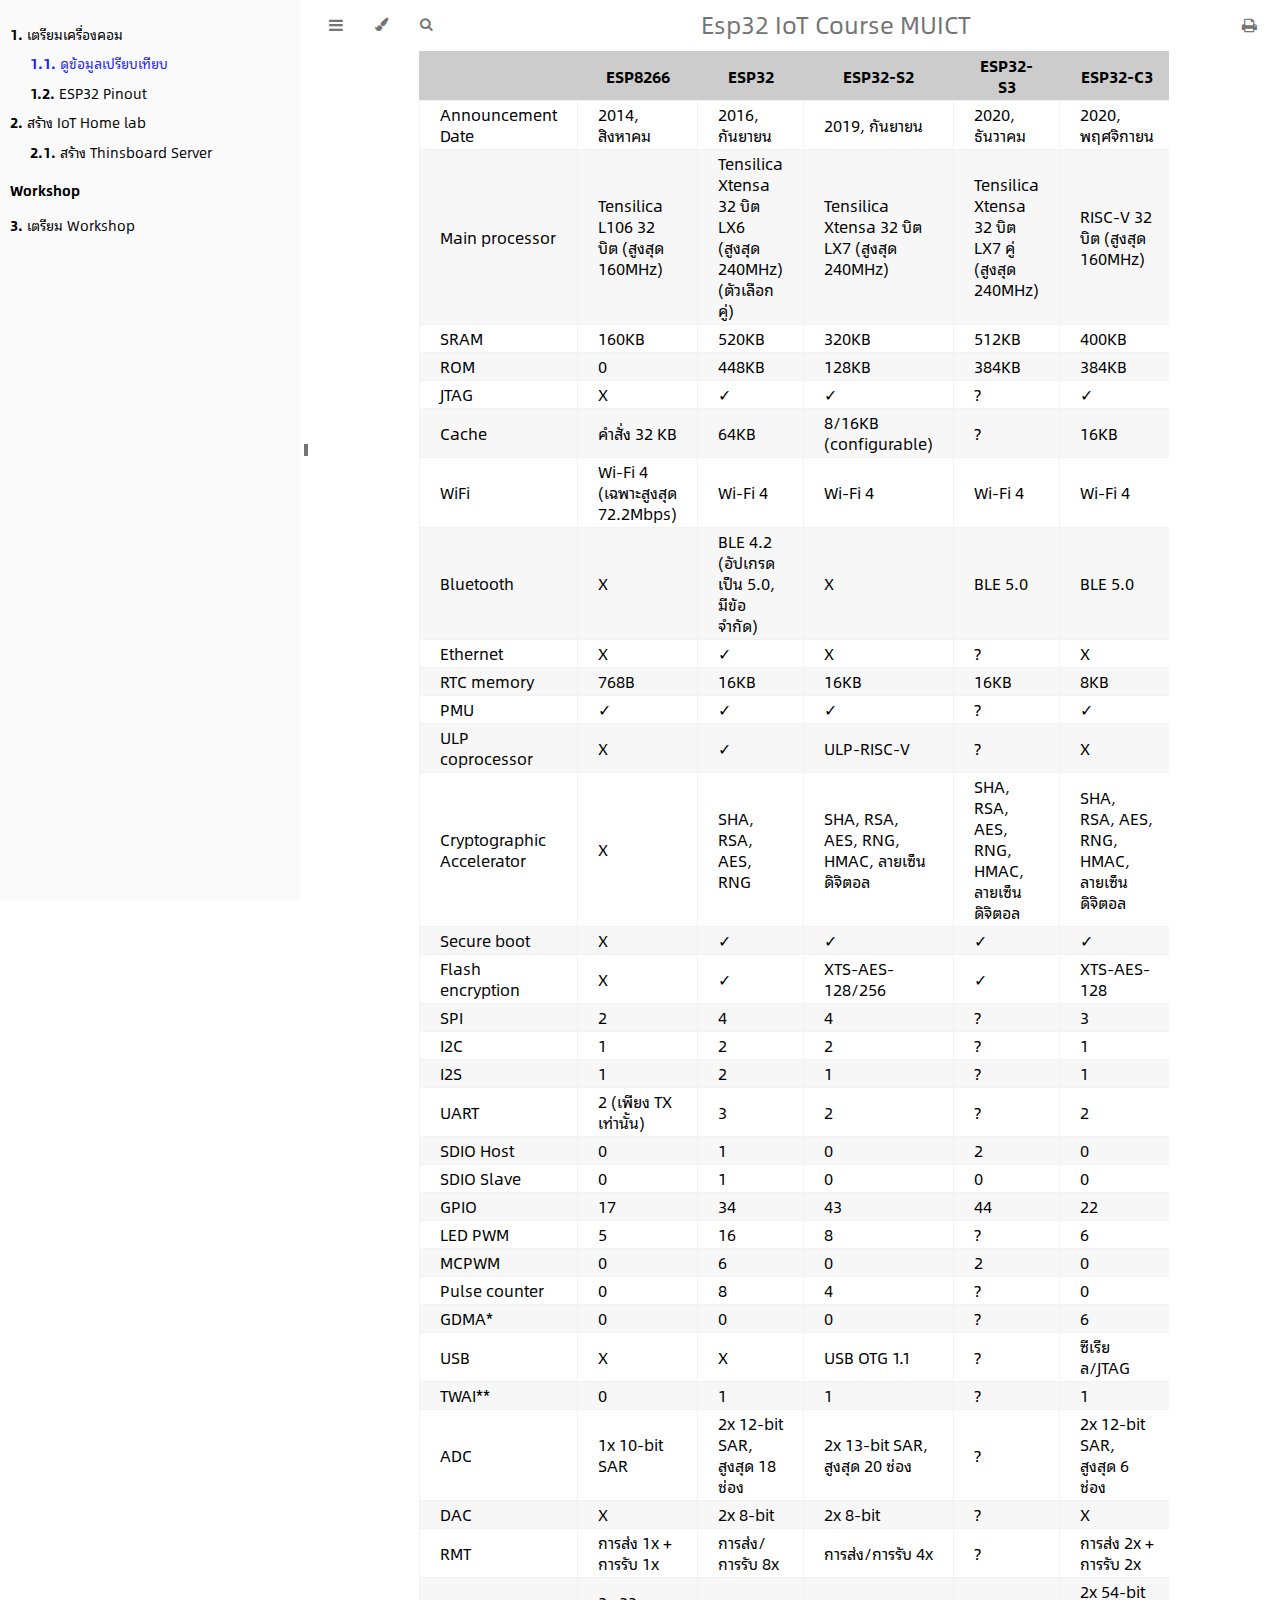
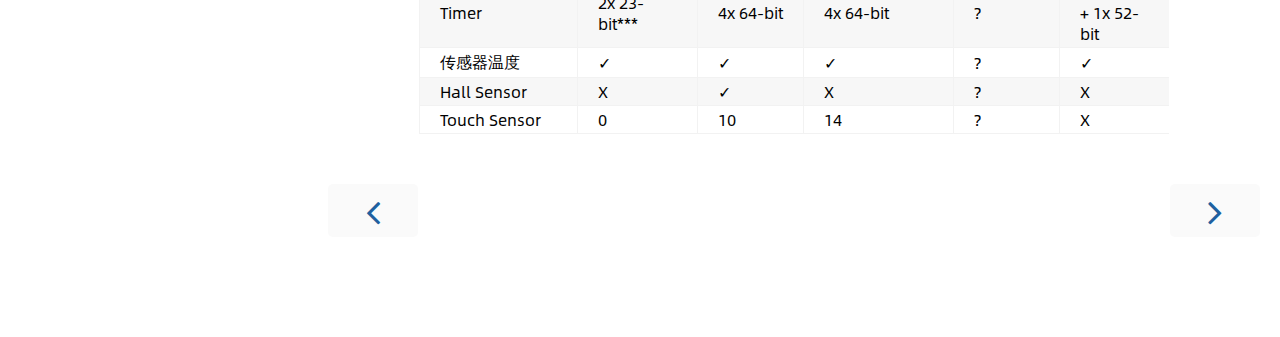
<file: chapters/ref/compare_esp1.html>
<!DOCTYPE HTML>
<html lang="en" class="light" dir="ltr">

<head>
    <!-- Book generated using mdBook -->
    <meta charset="UTF-8">
    <title>ดูข้อมูลเปรียบเทียบ - Esp32 IoT Course MUICT</title>


    <!-- Custom HTML head -->
    
    <meta name="description" content="">
    <meta name="viewport" content="width=device-width, initial-scale=1">
    <meta name="theme-color" content="#ffffff">

    <link rel="icon" href="../../favicon.svg">
    <link rel="shortcut icon" href="../../favicon.png">
    <link rel="stylesheet" href="../../css/variables.css">
    <link rel="stylesheet" href="../../css/general.css">
    <link rel="stylesheet" href="../../css/chrome.css">
    <link rel="stylesheet" href="../../css/print.css" media="print">

    <!-- Fonts -->
    <link rel="stylesheet" href="../../FontAwesome/css/font-awesome.css">
    <link rel="stylesheet" href="../../fonts/fonts.css">

    <!-- Highlight.js Stylesheets -->
    <link rel="stylesheet" href="../../highlight.css">
    <link rel="stylesheet" href="../../tomorrow-night.css">
    <link rel="stylesheet" href="../../ayu-highlight.css">

    <!-- Custom theme stylesheets -->
    <link rel="stylesheet" href="../.././mdbook-admonish.css">

</head>

<body class="sidebar-visible no-js">
    <div id="body-container">
        <!-- Provide site root to javascript -->
        <script>
            var path_to_root = "../../";
            var default_theme = window.matchMedia("(prefers-color-scheme: dark)").matches ? "navy" : "light";
        </script>

        <!-- Work around some values being stored in localStorage wrapped in quotes -->
        <script>
            try {
                var theme = localStorage.getItem('mdbook-theme');
                var sidebar = localStorage.getItem('mdbook-sidebar');

                if (theme.startsWith('"') && theme.endsWith('"')) {
                    localStorage.setItem('mdbook-theme', theme.slice(1, theme.length - 1));
                }

                if (sidebar.startsWith('"') && sidebar.endsWith('"')) {
                    localStorage.setItem('mdbook-sidebar', sidebar.slice(1, sidebar.length - 1));
                }
            } catch (e) { }
        </script>

        <!-- Set the theme before any content is loaded, prevents flash -->
        <script>
            var theme;
            try { theme = localStorage.getItem('mdbook-theme'); } catch (e) { }
            if (theme === null || theme === undefined) { theme = default_theme; }
            var html = document.querySelector('html');
            html.classList.remove('light')
            html.classList.add(theme);
            var body = document.querySelector('body');
            body.classList.remove('no-js')
            body.classList.add('js');
        </script>

        <input type="checkbox" id="sidebar-toggle-anchor" class="hidden">

        <!-- Hide / unhide sidebar before it is displayed -->
        <script>
            var body = document.querySelector('body');
            var sidebar = null;
            var sidebar_toggle = document.getElementById("sidebar-toggle-anchor");
            if (document.body.clientWidth >= 1080) {
                try { sidebar = localStorage.getItem('mdbook-sidebar'); } catch (e) { }
                sidebar = sidebar || 'visible';
            } else {
                sidebar = 'hidden';
            }
            sidebar_toggle.checked = sidebar === 'visible';
            body.classList.remove('sidebar-visible');
            body.classList.add("sidebar-" + sidebar);
        </script>

        <nav id="sidebar" class="sidebar" aria-label="Table of contents">
            <div class="sidebar-scrollbox">
                <ol class="chapter"><li class="chapter-item expanded "><a href="../../chapters/chapter_1.html"><strong aria-hidden="true">1.</strong> เตรียมเครื่องคอม</a></li><li><ol class="section"><li class="chapter-item expanded "><a href="../../chapters/ref/compare_esp1.html" class="active"><strong aria-hidden="true">1.1.</strong> ดูข้อมูลเปรียบเทียบ</a></li><li class="chapter-item expanded "><a href="../../chapters/ref/pinout.html"><strong aria-hidden="true">1.2.</strong> ESP32 Pinout</a></li></ol></li><li class="chapter-item expanded "><a href="../../chapters/iot_homelab.html"><strong aria-hidden="true">2.</strong> สร้าง IoT Home lab</a></li><li><ol class="section"><li class="chapter-item expanded "><a href="../../chapters/iot_thingsboard_lab.html"><strong aria-hidden="true">2.1.</strong> สร้าง Thinsboard Server</a></li></ol></li><li class="chapter-item expanded "><li class="part-title">Workshop</li><li class="chapter-item expanded "><a href="../../workshops/workshop1.html"><strong aria-hidden="true">3.</strong> เตรียม Workshop</a></li></ol>
            </div>
            <div id="sidebar-resize-handle" class="sidebar-resize-handle">
                <div class="sidebar-resize-indicator"></div>
            </div>
        </nav>

        <!-- Track and set sidebar scroll position -->
        <script>
            var sidebarScrollbox = document.querySelector('#sidebar .sidebar-scrollbox');
            sidebarScrollbox.addEventListener('click', function (e) {
                if (e.target.tagName === 'A') {
                    sessionStorage.setItem('sidebar-scroll', sidebarScrollbox.scrollTop);
                }
            }, { passive: true });
            var sidebarScrollTop = sessionStorage.getItem('sidebar-scroll');
            sessionStorage.removeItem('sidebar-scroll');
            if (sidebarScrollTop) {
                // preserve sidebar scroll position when navigating via links within sidebar
                sidebarScrollbox.scrollTop = sidebarScrollTop;
            } else {
                // scroll sidebar to current active section when navigating via "next/previous chapter" buttons
                var activeSection = document.querySelector('#sidebar .active');
                if (activeSection) {
                    activeSection.scrollIntoView({ block: 'center' });
                }
            }
        </script>

        <div id="page-wrapper" class="page-wrapper">

            <div class="page">
                                <div id="menu-bar-hover-placeholder"></div>
                <div id="menu-bar" class="menu-bar sticky">
                    <div class="left-buttons">
                        <label id="sidebar-toggle" class="icon-button" for="sidebar-toggle-anchor"
                            title="Toggle Table of Contents" aria-label="Toggle Table of Contents"
                            aria-controls="sidebar">
                            <i class="fa fa-bars"></i>
                        </label>
                        <button id="theme-toggle" class="icon-button" type="button" title="Change theme"
                            aria-label="Change theme" aria-haspopup="true" aria-expanded="false"
                            aria-controls="theme-list">
                            <i class="fa fa-paint-brush"></i>
                        </button>
                        <ul id="theme-list" class="theme-popup" aria-label="Themes" role="menu">
                            <li role="none"><button role="menuitem" class="theme" id="light">Light</button></li>
                            <li role="none"><button role="menuitem" class="theme" id="rust">Rust</button></li>
                            <li role="none"><button role="menuitem" class="theme" id="coal">Coal</button></li>
                            <li role="none"><button role="menuitem" class="theme" id="navy">Navy</button></li>
                            <li role="none"><button role="menuitem" class="theme" id="ayu">Ayu</button></li>
                        </ul>
                        <button id="search-toggle" class="icon-button" type="button" title="Search. (Shortkey: s)"
                            aria-label="Toggle Searchbar" aria-expanded="false" aria-keyshortcuts="S"
                            aria-controls="searchbar">
                            <i class="fa fa-search"></i>
                        </button>
                    </div>

                    <h1 class="menu-title">Esp32 IoT Course MUICT</h1>

                    <div class="right-buttons">
                        <a href="../../print.html" title="Print this book" aria-label="Print this book">
                            <i id="print-button" class="fa fa-print"></i>
                        </a>

                    </div>
                </div>

                <div id="search-wrapper" class="hidden">
                    <form id="searchbar-outer" class="searchbar-outer">
                        <input type="search" id="searchbar" name="searchbar" placeholder="Search this book ..."
                            aria-controls="searchresults-outer" aria-describedby="searchresults-header">
                    </form>
                    <div id="searchresults-outer" class="searchresults-outer hidden">
                        <div id="searchresults-header" class="searchresults-header"></div>
                        <ul id="searchresults">
                        </ul>
                    </div>
                </div>

                <!-- Apply ARIA attributes after the sidebar and the sidebar toggle button are added to the DOM -->
                <script>
                    document.getElementById('sidebar-toggle').setAttribute('aria-expanded', sidebar === 'visible');
                    document.getElementById('sidebar').setAttribute('aria-hidden', sidebar !== 'visible');
                    Array.from(document.querySelectorAll('#sidebar a')).forEach(function (link) {
                        link.setAttribute('tabIndex', sidebar === 'visible' ? 0 : -1);
                    });
                </script>

                <div id="content" class="content">
                    <main>
                        <div class="table-wrapper"><table><thead><tr><th></th><th>ESP8266</th><th>ESP32</th><th>ESP32-S2</th><th>ESP32-S3</th><th>ESP32-C3</th><th>ESP32-C6</th></tr></thead><tbody>
<tr><td>Announcement Date</td><td>2014, สิงหาคม</td><td>2016, กันยายน</td><td>2019, กันยายน</td><td>2020, ธันวาคม</td><td>2020, พฤศจิกายน</td><td>2021, เมษายน</td></tr>
<tr><td>Main processor</td><td>Tensilica L106 32 บิต (สูงสุด 160MHz)</td><td>Tensilica Xtensa 32 บิต LX6 (สูงสุด 240MHz) (ตัวเลือกคู่)</td><td>Tensilica Xtensa 32 บิต LX7 (สูงสุด 240MHz)</td><td>Tensilica Xtensa 32 บิต LX7 คู่ (สูงสุด 240MHz)</td><td>RISC-V 32 บิต (สูงสุด 160MHz)</td><td>RISC-V 32 บิต (สูงสุด 160MHz)</td></tr>
<tr><td>SRAM</td><td>160KB</td><td>520KB</td><td>320KB</td><td>512KB</td><td>400KB</td><td>400KB</td></tr>
<tr><td>ROM</td><td>0</td><td>448KB</td><td>128KB</td><td>384KB</td><td>384KB</td><td>384KB</td></tr>
<tr><td>JTAG</td><td>X</td><td>✓</td><td>✓</td><td>?</td><td>✓</td><td>✓</td></tr>
<tr><td>Cache</td><td>คำสั่ง 32 KB</td><td>64KB</td><td>8/16KB (configurable)</td><td>?</td><td>16KB</td><td>?</td></tr>
<tr><td>WiFi</td><td>Wi-Fi 4 (เฉพาะสูงสุด 72.2Mbps)</td><td>Wi-Fi 4</td><td>Wi-Fi 4</td><td>Wi-Fi 4</td><td>Wi-Fi 4</td><td>Wi-Fi 6</td></tr>
<tr><td>Bluetooth</td><td>X</td><td>BLE 4.2 (อัปเกรดเป็น 5.0, มีข้อจำกัด)</td><td>X</td><td>BLE 5.0</td><td>BLE 5.0</td><td>BLE 5.0</td></tr>
<tr><td>Ethernet</td><td>X</td><td>✓</td><td>X</td><td>?</td><td>X</td><td>?</td></tr>
<tr><td>RTC memory</td><td>768B</td><td>16KB</td><td>16KB</td><td>16KB</td><td>8KB</td><td>?</td></tr>
<tr><td>PMU</td><td>✓</td><td>✓</td><td>✓</td><td>?</td><td>✓</td><td>?</td></tr>
<tr><td>ULP coprocessor</td><td>X</td><td>✓</td><td>ULP-RISC-V</td><td>?</td><td>X</td><td>?</td></tr>
<tr><td>Cryptographic Accelerator</td><td>X</td><td>SHA, RSA, AES, RNG</td><td>SHA, RSA, AES, RNG, HMAC, ลายเซ็นดิจิตอล</td><td>SHA, RSA, AES, RNG, HMAC, ลายเซ็นดิจิตอล</td><td>SHA, RSA, AES, RNG, HMAC, ลายเซ็นดิจิตอล</td><td>SHA, RSA, AES, RNG, HMAC, ลายเซ็นดิจิตอล</td></tr>
<tr><td>Secure boot</td><td>X</td><td>✓</td><td>✓</td><td>✓</td><td>✓</td><td>✓</td></tr>
<tr><td>Flash encryption</td><td>X</td><td>✓</td><td>XTS-AES-128/256</td><td>✓</td><td>XTS-AES-128</td><td>XTS-AES-128</td></tr>
<tr><td>SPI</td><td>2</td><td>4</td><td>4</td><td>?</td><td>3</td><td>?</td></tr>
<tr><td>I2C</td><td>1</td><td>2</td><td>2</td><td>?</td><td>1</td><td>?</td></tr>
<tr><td>I2S</td><td>1</td><td>2</td><td>1</td><td>?</td><td>1</td><td>?</td></tr>
<tr><td>UART</td><td>2 (เพียง TX เท่านั้น)</td><td>3</td><td>2</td><td>?</td><td>2</td><td>?</td></tr>
<tr><td>SDIO Host</td><td>0</td><td>1</td><td>0</td><td>2</td><td>0</td><td>0</td></tr>
<tr><td>SDIO Slave</td><td>0</td><td>1</td><td>0</td><td>0</td><td>0</td><td>0</td></tr>
<tr><td>GPIO</td><td>17</td><td>34</td><td>43</td><td>44</td><td>22</td><td>22</td></tr>
<tr><td>LED PWM</td><td>5</td><td>16</td><td>8</td><td>?</td><td>6</td><td>?</td></tr>
<tr><td>MCPWM</td><td>0</td><td>6</td><td>0</td><td>2</td><td>0</td><td>0</td></tr>
<tr><td>Pulse counter</td><td>0</td><td>8</td><td>4</td><td>?</td><td>0</td><td>X</td></tr>
<tr><td>GDMA*</td><td>0</td><td>0</td><td>0</td><td>?</td><td>6</td><td>?</td></tr>
<tr><td>USB</td><td>X</td><td>X</td><td>USB OTG 1.1</td><td>?</td><td>ซีเรียล/JTAG</td><td>?</td></tr>
<tr><td>TWAI**</td><td>0</td><td>1</td><td>1</td><td>?</td><td>1</td><td>?</td></tr>
<tr><td>ADC</td><td>1x 10-bit SAR</td><td>2x 12-bit SAR, สูงสุด 18 ช่อง</td><td>2x 13-bit SAR, สูงสุด 20 ช่อง</td><td>?</td><td>2x 12-bit SAR, สูงสุด 6 ช่อง</td><td>?</td></tr>
<tr><td>DAC</td><td>X</td><td>2x 8-bit</td><td>2x 8-bit</td><td>?</td><td>X</td><td>X</td></tr>
<tr><td>RMT</td><td>การส่ง 1x + การรับ 1x</td><td>การส่ง/การรับ 8x</td><td>การส่ง/การรับ 4x</td><td>?</td><td>การส่ง 2x + การรับ 2x</td><td>?</td></tr>
<tr><td>Timer</td><td>2x 23-bit***</td><td>4x 64-bit</td><td>4x 64-bit</td><td>?</td><td>2x 54-bit + 1x 52-bit</td><td>?</td></tr>
<tr><td>传感器温度</td><td>✓</td><td>✓</td><td>✓</td><td>?</td><td>✓</td><td>?</td></tr>
<tr><td>Hall Sensor</td><td>X</td><td>✓</td><td>X</td><td>?</td><td>X</td><td>?</td></tr>
<tr><td>Touch Sensor</td><td>0</td><td>10</td><td>14</td><td>?</td><td>X</td><td>?</td></tr>
</tbody></table>
</div>
                    </main>

                    <nav class="nav-wrapper" aria-label="Page navigation">
                        <!-- Mobile navigation buttons -->
                        <a rel="prev" href="../../chapters/chapter_1.html" class="mobile-nav-chapters previous"
                            title="Previous chapter" aria-label="Previous chapter" aria-keyshortcuts="Left">
                            <i class="fa fa-angle-left"></i>
                        </a>

                        <a rel="next prefetch" href="../../chapters/ref/pinout.html" class="mobile-nav-chapters next"
                            title="Next chapter" aria-label="Next chapter" aria-keyshortcuts="Right">
                            <i class="fa fa-angle-right"></i>
                        </a>

                        <div style="clear: both"></div>
                    </nav>
                </div>
            </div>

            <nav class="nav-wide-wrapper" aria-label="Page navigation">
                <a rel="prev" href="../../chapters/chapter_1.html" class="nav-chapters previous" title="Previous chapter"
                    aria-label="Previous chapter" aria-keyshortcuts="Left">
                    <i class="fa fa-angle-left"></i>
                </a>

                <a rel="next prefetch" href="../../chapters/ref/pinout.html" class="nav-chapters next" title="Next chapter"
                    aria-label="Next chapter" aria-keyshortcuts="Right">
                    <i class="fa fa-angle-right"></i>
                </a>
            </nav>

        </div>

        <!-- Livereload script (if served using the cli tool) -->
        <script>
            const wsProtocol = location.protocol === 'https:' ? 'wss:' : 'ws:';
            const wsAddress = wsProtocol + "//" + location.host + "/" + "__livereload";
            const socket = new WebSocket(wsAddress);
            socket.onmessage = function (event) {
                if (event.data === "reload") {
                    socket.close();
                    location.reload();
                }
            };

            window.onbeforeunload = function () {
                socket.close();
            }
        </script>



        <script>
            window.playground_copyable = true;
        </script>


        <script src="../../elasticlunr.min.js"></script>
        <script src="../../mark.min.js"></script>
        <script src="../../searcher.js"></script>

        <script src="../../clipboard.min.js"></script>
        <script src="../../highlight.js"></script>
        <script src="../../book.js"></script>

        <!-- Custom JS scripts -->
        <script src="../../js/highlightjs-line-numbers.js"></script>


        <script>
            $(document).ready(function () {
                $('code.hljs').each(function (i, block) {
                    hljs.lineNumbersBlock(block);
                });
            });
        </script>

    </div>
</body>

</html>
</file>
<file: css/variables.css>
/* Globals */

:root {
    --sidebar-width: 300px;
    --sidebar-resize-indicator-width: 8px;
    --sidebar-resize-indicator-space: 2px;
    --page-padding: 15px;
    --content-max-width: 750px;
    --menu-bar-height: 50px;
    --mono-font: "Source Code Pro", Consolas, "Ubuntu Mono", Menlo, "DejaVu Sans Mono", monospace, monospace;
    --code-font-size: 0.875em /* please adjust the ace font size accordingly in editor.js */
}

/* Themes */

.ayu {
    --bg: hsl(210, 25%, 8%);
    --fg: #c5c5c5;

    --sidebar-bg: #14191f;
    --sidebar-fg: #c8c9db;
    --sidebar-non-existant: #5c6773;
    --sidebar-active: #ffb454;
    --sidebar-spacer: #2d334f;

    --scrollbar: var(--sidebar-fg);

    --icons: #737480;
    --icons-hover: #b7b9cc;

    --links: #0096cf;

    --inline-code-color: #ffb454;

    --theme-popup-bg: #14191f;
    --theme-popup-border: #5c6773;
    --theme-hover: #191f26;

    --quote-bg: hsl(226, 15%, 17%);
    --quote-border: hsl(226, 15%, 22%);

    --warning-border: #ff8e00;

    --table-border-color: hsl(210, 25%, 13%);
    --table-header-bg: hsl(210, 25%, 28%);
    --table-alternate-bg: hsl(210, 25%, 11%);

    --searchbar-border-color: #848484;
    --searchbar-bg: #424242;
    --searchbar-fg: #fff;
    --searchbar-shadow-color: #d4c89f;
    --searchresults-header-fg: #666;
    --searchresults-border-color: #888;
    --searchresults-li-bg: #252932;
    --search-mark-bg: #e3b171;

    --color-scheme: dark;
}

.coal {
    --bg: hsl(200, 7%, 8%);
    --fg: #98a3ad;

    --sidebar-bg: #292c2f;
    --sidebar-fg: #a1adb8;
    --sidebar-non-existant: #505254;
    --sidebar-active: #3473ad;
    --sidebar-spacer: #393939;

    --scrollbar: var(--sidebar-fg);

    --icons: #43484d;
    --icons-hover: #b3c0cc;

    --links: #2b79a2;

    --inline-code-color: #c5c8c6;

    --theme-popup-bg: #141617;
    --theme-popup-border: #43484d;
    --theme-hover: #1f2124;

    --quote-bg: hsl(234, 21%, 18%);
    --quote-border: hsl(234, 21%, 23%);

    --warning-border: #ff8e00;

    --table-border-color: hsl(200, 7%, 13%);
    --table-header-bg: hsl(200, 7%, 28%);
    --table-alternate-bg: hsl(200, 7%, 11%);

    --searchbar-border-color: #aaa;
    --searchbar-bg: #b7b7b7;
    --searchbar-fg: #000;
    --searchbar-shadow-color: #aaa;
    --searchresults-header-fg: #666;
    --searchresults-border-color: #98a3ad;
    --searchresults-li-bg: #2b2b2f;
    --search-mark-bg: #355c7d;

    --color-scheme: dark;
}

.light {
    --bg: hsl(0, 0%, 100%);
    --fg: hsl(0, 0%, 0%);

    --sidebar-bg: #fafafa;
    --sidebar-fg: hsl(0, 0%, 0%);
    --sidebar-non-existant: #aaaaaa;
    --sidebar-active: #1f1fff;
    --sidebar-spacer: #f4f4f4;

    --scrollbar: #8F8F8F;

    --icons: #747474;
    --icons-hover: #000000;

    --links: #20609f;

    --inline-code-color: #301900;

    --theme-popup-bg: #fafafa;
    --theme-popup-border: #cccccc;
    --theme-hover: #e6e6e6;

    --quote-bg: hsl(197, 37%, 96%);
    --quote-border: hsl(197, 37%, 91%);

    --warning-border: #ff8e00;

    --table-border-color: hsl(0, 0%, 95%);
    --table-header-bg: hsl(0, 0%, 80%);
    --table-alternate-bg: hsl(0, 0%, 97%);

    --searchbar-border-color: #aaa;
    --searchbar-bg: #fafafa;
    --searchbar-fg: #000;
    --searchbar-shadow-color: #aaa;
    --searchresults-header-fg: #666;
    --searchresults-border-color: #888;
    --searchresults-li-bg: #e4f2fe;
    --search-mark-bg: #a2cff5;

    --color-scheme: light;
}

.navy {
    --bg: hsl(226, 23%, 11%);
    --fg: #bcbdd0;

    --sidebar-bg: #282d3f;
    --sidebar-fg: #c8c9db;
    --sidebar-non-existant: #505274;
    --sidebar-active: #2b79a2;
    --sidebar-spacer: #2d334f;

    --scrollbar: var(--sidebar-fg);

    --icons: #737480;
    --icons-hover: #b7b9cc;

    --links: #2b79a2;

    --inline-code-color: #c5c8c6;

    --theme-popup-bg: #161923;
    --theme-popup-border: #737480;
    --theme-hover: #282e40;

    --quote-bg: hsl(226, 15%, 17%);
    --quote-border: hsl(226, 15%, 22%);

    --warning-border: #ff8e00;

    --table-border-color: hsl(226, 23%, 16%);
    --table-header-bg: hsl(226, 23%, 31%);
    --table-alternate-bg: hsl(226, 23%, 14%);

    --searchbar-border-color: #aaa;
    --searchbar-bg: #aeaec6;
    --searchbar-fg: #000;
    --searchbar-shadow-color: #aaa;
    --searchresults-header-fg: #5f5f71;
    --searchresults-border-color: #5c5c68;
    --searchresults-li-bg: #242430;
    --search-mark-bg: #a2cff5;

    --color-scheme: dark;
}

.rust {
    --bg: hsl(60, 9%, 87%);
    --fg: #262625;

    --sidebar-bg: #3b2e2a;
    --sidebar-fg: #c8c9db;
    --sidebar-non-existant: #505254;
    --sidebar-active: #e69f67;
    --sidebar-spacer: #45373a;

    --scrollbar: var(--sidebar-fg);

    --icons: #737480;
    --icons-hover: #262625;

    --links: #2b79a2;

    --inline-code-color: #6e6b5e;

    --theme-popup-bg: #e1e1db;
    --theme-popup-border: #b38f6b;
    --theme-hover: #99908a;

    --quote-bg: hsl(60, 5%, 75%);
    --quote-border: hsl(60, 5%, 70%);

    --warning-border: #ff8e00;

    --table-border-color: hsl(60, 9%, 82%);
    --table-header-bg: #b3a497;
    --table-alternate-bg: hsl(60, 9%, 84%);

    --searchbar-border-color: #aaa;
    --searchbar-bg: #fafafa;
    --searchbar-fg: #000;
    --searchbar-shadow-color: #aaa;
    --searchresults-header-fg: #666;
    --searchresults-border-color: #888;
    --searchresults-li-bg: #dec2a2;
    --search-mark-bg: #e69f67;

    --color-scheme: light;
}

@media (prefers-color-scheme: dark) {
    .light.no-js {
        --bg: hsl(200, 7%, 8%);
        --fg: #98a3ad;

        --sidebar-bg: #292c2f;
        --sidebar-fg: #a1adb8;
        --sidebar-non-existant: #505254;
        --sidebar-active: #3473ad;
        --sidebar-spacer: #393939;

        --scrollbar: var(--sidebar-fg);

        --icons: #43484d;
        --icons-hover: #b3c0cc;

        --links: #2b79a2;

        --inline-code-color: #c5c8c6;

        --theme-popup-bg: #141617;
        --theme-popup-border: #43484d;
        --theme-hover: #1f2124;

        --quote-bg: hsl(234, 21%, 18%);
        --quote-border: hsl(234, 21%, 23%);

        --warning-border: #ff8e00;

        --table-border-color: hsl(200, 7%, 13%);
        --table-header-bg: hsl(200, 7%, 28%);
        --table-alternate-bg: hsl(200, 7%, 11%);

        --searchbar-border-color: #aaa;
        --searchbar-bg: #b7b7b7;
        --searchbar-fg: #000;
        --searchbar-shadow-color: #aaa;
        --searchresults-header-fg: #666;
        --searchresults-border-color: #98a3ad;
        --searchresults-li-bg: #2b2b2f;
        --search-mark-bg: #355c7d;
    }
}
</file>
<file: css/general.css>
/* Base styles and content styles */

@import 'variables.css';

:root {
    /* Browser default font-size is 16px, this way 1 rem = 10px */
    font-size: 62.5%;
    color-scheme: var(--color-scheme);
}

html {
    font-family: "Open Sans", sans-serif;
    color: var(--fg);
    background-color: var(--bg);
    text-size-adjust: none;
    -webkit-text-size-adjust: none;
}

body {
    margin: 0;
    font-size: 1.6rem;
    overflow-x: hidden;
}

code {
    font-family: var(--mono-font) !important;
    font-size: var(--code-font-size);
    direction: ltr !important;
}

/* make long words/inline code not x overflow */
main {
    overflow-wrap: break-word;
}

/* make wide tables scroll if they overflow */
.table-wrapper {
    overflow-x: auto;
}

/* Don't change font size in headers. */
h1 code, h2 code, h3 code, h4 code, h5 code, h6 code {
    font-size: unset;
}

.left { float: left; }
.right { float: right; }
.boring { opacity: 0.6; }
.hide-boring .boring { display: none; }
.hidden { display: none !important; }

h2, h3 { margin-block-start: 2.5em; }
h4, h5 { margin-block-start: 2em; }

.header + .header h3,
.header + .header h4,
.header + .header h5 {
    margin-block-start: 1em;
}

h1:target::before,
h2:target::before,
h3:target::before,
h4:target::before,
h5:target::before,
h6:target::before {
    display: inline-block;
    content: "»";
    margin-inline-start: -30px;
    width: 30px;
}

/* This is broken on Safari as of version 14, but is fixed
   in Safari Technology Preview 117 which I think will be Safari 14.2.
   https://bugs.webkit.org/show_bug.cgi?id=218076
*/
:target {
    /* Safari does not support logical properties */
    scroll-margin-top: calc(var(--menu-bar-height) + 0.5em);
}

.page {
    outline: 0;
    padding: 0 var(--page-padding);
    margin-block-start: calc(0px - var(--menu-bar-height)); /* Compensate for the #menu-bar-hover-placeholder */
}
.page-wrapper {
    box-sizing: border-box;
    background-color: var(--bg);
}
.no-js .page-wrapper,
.js:not(.sidebar-resizing) .page-wrapper {
    transition: margin-left 0.3s ease, transform 0.3s ease; /* Animation: slide away */
}
[dir=rtl] .js:not(.sidebar-resizing) .page-wrapper {
    transition: margin-right 0.3s ease, transform 0.3s ease; /* Animation: slide away */
}

.content {
    overflow-y: auto;
    padding: 0 5px 50px 5px;
}
.content main {
    margin-inline-start: auto;
    margin-inline-end: auto;
    max-width: var(--content-max-width);
}
.content p { line-height: 1.45em; }
.content ol { line-height: 1.45em; }
.content ul { line-height: 1.45em; }
.content a { text-decoration: none; }
.content a:hover { text-decoration: underline; }
.content img, .content video { max-width: 100%; }
.content .header:link,
.content .header:visited {
    color: var(--fg);
}
.content .header:link,
.content .header:visited:hover {
    text-decoration: none;
}

table {
    margin: 0 auto;
    border-collapse: collapse;
}
table td {
    padding: 3px 20px;
    border: 1px var(--table-border-color) solid;
}
table thead {
    background: var(--table-header-bg);
}
table thead td {
    font-weight: 700;
    border: none;
}
table thead th {
    padding: 3px 20px;
}
table thead tr {
    border: 1px var(--table-header-bg) solid;
}
/* Alternate background colors for rows */
table tbody tr:nth-child(2n) {
    background: var(--table-alternate-bg);
}


blockquote {
    margin: 20px 0;
    padding: 0 20px;
    color: var(--fg);
    background-color: var(--quote-bg);
    border-block-start: .1em solid var(--quote-border);
    border-block-end: .1em solid var(--quote-border);
}

.warning {
    margin: 20px;
    padding: 0 20px;
    border-inline-start: 2px solid var(--warning-border);
}

.warning:before {
    position: absolute;
    width: 3rem;
    height: 3rem;
    margin-inline-start: calc(-1.5rem - 21px);
    content: "ⓘ";
    text-align: center;
    background-color: var(--bg);
    color: var(--warning-border);
    font-weight: bold;
    font-size: 2rem;
}

blockquote .warning:before {
    background-color: var(--quote-bg);
}

kbd {
    background-color: var(--table-border-color);
    border-radius: 4px;
    border: solid 1px var(--theme-popup-border);
    box-shadow: inset 0 -1px 0 var(--theme-hover);
    display: inline-block;
    font-size: var(--code-font-size);
    font-family: var(--mono-font);
    line-height: 10px;
    padding: 4px 5px;
    vertical-align: middle;
}

:not(.footnote-definition) + .footnote-definition,
.footnote-definition + :not(.footnote-definition) {
    margin-block-start: 2em;
}
.footnote-definition {
    font-size: 0.9em;
    margin: 0.5em 0;
}
.footnote-definition p {
    display: inline;
}

.tooltiptext {
    position: absolute;
    visibility: hidden;
    color: #fff;
    background-color: #333;
    transform: translateX(-50%); /* Center by moving tooltip 50% of its width left */
    left: -8px; /* Half of the width of the icon */
    top: -35px;
    font-size: 0.8em;
    text-align: center;
    border-radius: 6px;
    padding: 5px 8px;
    margin: 5px;
    z-index: 1000;
}
.tooltipped .tooltiptext {
    visibility: visible;
}

.chapter li.part-title {
    color: var(--sidebar-fg);
    margin: 5px 0px;
    font-weight: bold;
}

.result-no-output {
    font-style: italic;
}
</file>
<file: css/chrome.css>
/* CSS for UI elements (a.k.a. chrome) */

@import 'variables.css';

html {
    scrollbar-color: var(--scrollbar) var(--bg);
}
#searchresults a,
.content a:link,
a:visited,
a > .hljs {
    color: var(--links);
}

/*
    body-container is necessary because mobile browsers don't seem to like
    overflow-x on the body tag when there is a <meta name="viewport"> tag.
*/
#body-container {
    /*
        This is used when the sidebar pushes the body content off the side of
        the screen on small screens. Without it, dragging on mobile Safari
        will want to reposition the viewport in a weird way.
    */
    overflow-x: clip;
}

/* Menu Bar */

#menu-bar,
#menu-bar-hover-placeholder {
    z-index: 101;
    margin: auto calc(0px - var(--page-padding));
}
#menu-bar {
    position: relative;
    display: flex;
    flex-wrap: wrap;
    background-color: var(--bg);
    border-block-end-color: var(--bg);
    border-block-end-width: 1px;
    border-block-end-style: solid;
}
#menu-bar.sticky,
.js #menu-bar-hover-placeholder:hover + #menu-bar,
.js #menu-bar:hover,
.js.sidebar-visible #menu-bar {
    position: -webkit-sticky;
    position: sticky;
    top: 0 !important;
}
#menu-bar-hover-placeholder {
    position: sticky;
    position: -webkit-sticky;
    top: 0;
    height: var(--menu-bar-height);
}
#menu-bar.bordered {
    border-block-end-color: var(--table-border-color);
}
#menu-bar i, #menu-bar .icon-button {
    position: relative;
    padding: 0 8px;
    z-index: 10;
    line-height: var(--menu-bar-height);
    cursor: pointer;
    transition: color 0.5s;
}
@media only screen and (max-width: 420px) {
    #menu-bar i, #menu-bar .icon-button {
        padding: 0 5px;
    }
}

.icon-button {
    border: none;
    background: none;
    padding: 0;
    color: inherit;
}
.icon-button i {
    margin: 0;
}

.right-buttons {
    margin: 0 15px;
}
.right-buttons a {
    text-decoration: none;
}

.left-buttons {
    display: flex;
    margin: 0 5px;
}
.no-js .left-buttons button {
    display: none;
}

.menu-title {
    display: inline-block;
    font-weight: 200;
    font-size: 2.4rem;
    line-height: var(--menu-bar-height);
    text-align: center;
    margin: 0;
    flex: 1;
    white-space: nowrap;
    overflow: hidden;
    text-overflow: ellipsis;
}
.js .menu-title {
    cursor: pointer;
}

.menu-bar,
.menu-bar:visited,
.nav-chapters,
.nav-chapters:visited,
.mobile-nav-chapters,
.mobile-nav-chapters:visited,
.menu-bar .icon-button,
.menu-bar a i {
    color: var(--icons);
}

.menu-bar i:hover,
.menu-bar .icon-button:hover,
.nav-chapters:hover,
.mobile-nav-chapters i:hover {
    color: var(--icons-hover);
}

/* Nav Icons */

.nav-chapters {
    font-size: 2.5em;
    text-align: center;
    text-decoration: none;

    position: fixed;
    top: 0;
    bottom: 0;
    margin: 0;
    max-width: 150px;
    min-width: 90px;

    display: flex;
    justify-content: center;
    align-content: center;
    flex-direction: column;

    transition: color 0.5s, background-color 0.5s;
}

.nav-chapters:hover {
    text-decoration: none;
    background-color: var(--theme-hover);
    transition: background-color 0.15s, color 0.15s;
}

.nav-wrapper {
    margin-block-start: 50px;
    display: none;
}

.mobile-nav-chapters {
    font-size: 2.5em;
    text-align: center;
    text-decoration: none;
    width: 90px;
    border-radius: 5px;
    background-color: var(--sidebar-bg);
}

/* Only Firefox supports flow-relative values */
.previous { float: left; }
[dir=rtl] .previous { float: right; }

/* Only Firefox supports flow-relative values */
.next {
    float: right;
    right: var(--page-padding);
}
[dir=rtl] .next {
    float: left;
    right: unset;
    left: var(--page-padding);
}

/* Use the correct buttons for RTL layouts*/
[dir=rtl] .previous i.fa-angle-left:before {content:"\f105";}
[dir=rtl] .next i.fa-angle-right:before { content:"\f104"; }

@media only screen and (max-width: 1080px) {
    .nav-wide-wrapper { display: none; }
    .nav-wrapper { display: block; }
}

/* sidebar-visible */
@media only screen and (max-width: 1380px) {
    #sidebar-toggle-anchor:checked ~ .page-wrapper .nav-wide-wrapper { display: none; }
    #sidebar-toggle-anchor:checked ~ .page-wrapper .nav-wrapper { display: block; }
}

/* Inline code */

:not(pre) > .hljs {
    display: inline;
    padding: 0.1em 0.3em;
    border-radius: 3px;
}

:not(pre):not(a) > .hljs {
    color: var(--inline-code-color);
    overflow-x: initial;
}

a:hover > .hljs {
    text-decoration: underline;
}

pre {
    position: relative;
}
pre > .buttons {
    position: absolute;
    z-index: 100;
    right: 0px;
    top: 2px;
    margin: 0px;
    padding: 2px 0px;

    color: var(--sidebar-fg);
    cursor: pointer;
    visibility: hidden;
    opacity: 0;
    transition: visibility 0.1s linear, opacity 0.1s linear;
}
pre:hover > .buttons {
    visibility: visible;
    opacity: 1
}
pre > .buttons :hover {
    color: var(--sidebar-active);
    border-color: var(--icons-hover);
    background-color: var(--theme-hover);
}
pre > .buttons i {
    margin-inline-start: 8px;
}
pre > .buttons button {
    cursor: inherit;
    margin: 0px 5px;
    padding: 3px 5px;
    font-size: 14px;

    border-style: solid;
    border-width: 1px;
    border-radius: 4px;
    border-color: var(--icons);
    background-color: var(--theme-popup-bg);
    transition: 100ms;
    transition-property: color,border-color,background-color;
    color: var(--icons);
}
@media (pointer: coarse) {
    pre > .buttons button {
        /* On mobile, make it easier to tap buttons. */
        padding: 0.3rem 1rem;
    }

    .sidebar-resize-indicator {
        /* Hide resize indicator on devices with limited accuracy */
        display: none;
    }
}
pre > code {
    display: block;
    padding: 1rem;
}

/* FIXME: ACE editors overlap their buttons because ACE does absolute
   positioning within the code block which breaks padding. The only solution I
   can think of is to move the padding to the outer pre tag (or insert a div
   wrapper), but that would require fixing a whole bunch of CSS rules.
*/
.hljs.ace_editor {
  padding: 0rem 0rem;
}

pre > .result {
    margin-block-start: 10px;
}

/* Search */

#searchresults a {
    text-decoration: none;
}

mark {
    border-radius: 2px;
    padding-block-start: 0;
    padding-block-end: 1px;
    padding-inline-start: 3px;
    padding-inline-end: 3px;
    margin-block-start: 0;
    margin-block-end: -1px;
    margin-inline-start: -3px;
    margin-inline-end: -3px;
    background-color: var(--search-mark-bg);
    transition: background-color 300ms linear;
    cursor: pointer;
}

mark.fade-out {
    background-color: rgba(0,0,0,0) !important;
    cursor: auto;
}

.searchbar-outer {
    margin-inline-start: auto;
    margin-inline-end: auto;
    max-width: var(--content-max-width);
}

#searchbar {
    width: 100%;
    margin-block-start: 5px;
    margin-block-end: 0;
    margin-inline-start: auto;
    margin-inline-end: auto;
    padding: 10px 16px;
    transition: box-shadow 300ms ease-in-out;
    border: 1px solid var(--searchbar-border-color);
    border-radius: 3px;
    background-color: var(--searchbar-bg);
    color: var(--searchbar-fg);
}
#searchbar:focus,
#searchbar.active {
    box-shadow: 0 0 3px var(--searchbar-shadow-color);
}

.searchresults-header {
    font-weight: bold;
    font-size: 1em;
    padding-block-start: 18px;
    padding-block-end: 0;
    padding-inline-start: 5px;
    padding-inline-end: 0;
    color: var(--searchresults-header-fg);
}

.searchresults-outer {
    margin-inline-start: auto;
    margin-inline-end: auto;
    max-width: var(--content-max-width);
    border-block-end: 1px dashed var(--searchresults-border-color);
}

ul#searchresults {
    list-style: none;
    padding-inline-start: 20px;
}
ul#searchresults li {
    margin: 10px 0px;
    padding: 2px;
    border-radius: 2px;
}
ul#searchresults li.focus {
    background-color: var(--searchresults-li-bg);
}
ul#searchresults span.teaser {
    display: block;
    clear: both;
    margin-block-start: 5px;
    margin-block-end: 0;
    margin-inline-start: 20px;
    margin-inline-end: 0;
    font-size: 0.8em;
}
ul#searchresults span.teaser em {
    font-weight: bold;
    font-style: normal;
}

/* Sidebar */

.sidebar {
    position: fixed;
    left: 0;
    top: 0;
    bottom: 0;
    width: var(--sidebar-width);
    font-size: 0.875em;
    box-sizing: border-box;
    -webkit-overflow-scrolling: touch;
    overscroll-behavior-y: contain;
    background-color: var(--sidebar-bg);
    color: var(--sidebar-fg);
}
[dir=rtl] .sidebar { left: unset; right: 0; }
.sidebar-resizing {
    -moz-user-select: none;
    -webkit-user-select: none;
    -ms-user-select: none;
    user-select: none;
}
.no-js .sidebar,
.js:not(.sidebar-resizing) .sidebar {
    transition: transform 0.3s; /* Animation: slide away */
}
.sidebar code {
    line-height: 2em;
}
.sidebar .sidebar-scrollbox {
    overflow-y: auto;
    position: absolute;
    top: 0;
    bottom: 0;
    left: 0;
    right: 0;
    padding: 10px 10px;
}
.sidebar .sidebar-resize-handle {
    position: absolute;
    cursor: col-resize;
    width: 0;
    right: calc(var(--sidebar-resize-indicator-width) * -1);
    top: 0;
    bottom: 0;
    display: flex;
    align-items: center;
}

.sidebar-resize-handle .sidebar-resize-indicator {
    width: 100%;
    height: 12px;
    background-color: var(--icons);
    margin-inline-start: var(--sidebar-resize-indicator-space);
}

[dir=rtl] .sidebar .sidebar-resize-handle {
    left: calc(var(--sidebar-resize-indicator-width) * -1);
    right: unset;
}
.js .sidebar .sidebar-resize-handle {
    cursor: col-resize;
    width: calc(var(--sidebar-resize-indicator-width) - var(--sidebar-resize-indicator-space));
}
/* sidebar-hidden */
#sidebar-toggle-anchor:not(:checked) ~ .sidebar {
    transform: translateX(calc(0px - var(--sidebar-width) - var(--sidebar-resize-indicator-width)));
    z-index: -1;
}
[dir=rtl] #sidebar-toggle-anchor:not(:checked) ~ .sidebar {
    transform: translateX(calc(var(--sidebar-width) + var(--sidebar-resize-indicator-width)));
}
.sidebar::-webkit-scrollbar {
    background: var(--sidebar-bg);
}
.sidebar::-webkit-scrollbar-thumb {
    background: var(--scrollbar);
}

/* sidebar-visible */
#sidebar-toggle-anchor:checked ~ .page-wrapper {
    transform: translateX(calc(var(--sidebar-width) + var(--sidebar-resize-indicator-width)));
}
[dir=rtl] #sidebar-toggle-anchor:checked ~ .page-wrapper {
    transform: translateX(calc(0px - var(--sidebar-width) - var(--sidebar-resize-indicator-width)));
}
@media only screen and (min-width: 620px) {
    #sidebar-toggle-anchor:checked ~ .page-wrapper {
        transform: none;
        margin-inline-start: calc(var(--sidebar-width) + var(--sidebar-resize-indicator-width));
    }
    [dir=rtl] #sidebar-toggle-anchor:checked ~ .page-wrapper {
        transform: none;
    }
}

.chapter {
    list-style: none outside none;
    padding-inline-start: 0;
    line-height: 2.2em;
}

.chapter ol {
    width: 100%;
}

.chapter li {
    display: flex;
    color: var(--sidebar-non-existant);
}
.chapter li a {
    display: block;
    padding: 0;
    text-decoration: none;
    color: var(--sidebar-fg);
}

.chapter li a:hover {
    color: var(--sidebar-active);
}

.chapter li a.active {
    color: var(--sidebar-active);
}

.chapter li > a.toggle {
    cursor: pointer;
    display: block;
    margin-inline-start: auto;
    padding: 0 10px;
    user-select: none;
    opacity: 0.68;
}

.chapter li > a.toggle div {
    transition: transform 0.5s;
}

/* collapse the section */
.chapter li:not(.expanded) + li > ol {
    display: none;
}

.chapter li.chapter-item {
    line-height: 1.5em;
    margin-block-start: 0.6em;
}

.chapter li.expanded > a.toggle div {
    transform: rotate(90deg);
}

.spacer {
    width: 100%;
    height: 3px;
    margin: 5px 0px;
}
.chapter .spacer {
    background-color: var(--sidebar-spacer);
}

@media (-moz-touch-enabled: 1), (pointer: coarse) {
    .chapter li a { padding: 5px 0; }
    .spacer { margin: 10px 0; }
}

.section {
    list-style: none outside none;
    padding-inline-start: 20px;
    line-height: 1.9em;
}

/* Theme Menu Popup */

.theme-popup {
    position: absolute;
    left: 10px;
    top: var(--menu-bar-height);
    z-index: 1000;
    border-radius: 4px;
    font-size: 0.7em;
    color: var(--fg);
    background: var(--theme-popup-bg);
    border: 1px solid var(--theme-popup-border);
    margin: 0;
    padding: 0;
    list-style: none;
    display: none;
    /* Don't let the children's background extend past the rounded corners. */
    overflow: hidden;
}
[dir=rtl] .theme-popup { left: unset;  right: 10px; }
.theme-popup .default {
    color: var(--icons);
}
.theme-popup .theme {
    width: 100%;
    border: 0;
    margin: 0;
    padding: 2px 20px;
    line-height: 25px;
    white-space: nowrap;
    text-align: start;
    cursor: pointer;
    color: inherit;
    background: inherit;
    font-size: inherit;
}
.theme-popup .theme:hover {
    background-color: var(--theme-hover);
}

.theme-selected::before {
    display: inline-block;
    content: "✓";
    margin-inline-start: -14px;
    width: 14px;
}
</file>
<file: css/print.css>
#sidebar,
#menu-bar,
.nav-chapters,
.mobile-nav-chapters {
    display: none;
}

#page-wrapper.page-wrapper {
    transform: none !important;
    margin-inline-start: 0px;
    overflow-y: initial;
}

#content {
    max-width: none;
    margin: 0;
    padding: 0;
}

.page {
    overflow-y: initial;
}

code {
    direction: ltr !important;
}

pre > .buttons {
    z-index: 2;
}

a, a:visited, a:active, a:hover {
    color: #4183c4;
    text-decoration: none;
}

h1, h2, h3, h4, h5, h6 {
    page-break-inside: avoid;
    page-break-after: avoid;
}

pre, code {
    page-break-inside: avoid;
    white-space: pre-wrap;
}

.fa {
    display: none !important;
}
</file>
<file: fonts/fonts.css>
@font-face {
    font-family: 'AlibabaSansThai';
    font-style: normal;
    font-weight: normal;
    src: url('AlibabaSansThai-Rg.woff2')  format('woff2');
}
@font-face {
    font-family: 'AlibabaSansThai';
    font-style: normal;
    font-weight: 500;
    src: url('AlibabaSansThai-Md.woff2')  format('woff2');
}
@font-face {
    font-family: 'AlibabaSansThai';
    font-style: normal;
    font-weight: 700;
    src: url('AlibabaSansThai-Bd.woff2')  format('woff2');
}


body {
    font-family: "AlibabaSansThai";
    color: var(--fg);
    background-color: var(--bg);
    text-size-adjust: none;
}

/* for block of numbers */
.hljs-ln-numbers {
    -webkit-touch-callout: none;
    -webkit-user-select: none;
    -khtml-user-select: none;
    -moz-user-select: none;
    -ms-user-select: none;
    user-select: none;

    text-align: center;
    color: #ccc;
    border-right: 1px solid #CCC;
    vertical-align: top;
    padding-right: 5px;

    /* your custom style here */
}

/* for block of code */
.hljs-ln-code {
    padding-left: 10px;
}

.highlighted-text {
    background-color: rgb(165, 245, 179); /* Change 'yellow' to your desired color */
}

.hljs {
    display: block;
    overflow-x: auto;
    background: #f6f7f6;
    color: #000;
    border: 2px solid #b6daf8; /* Adding a 1px solid gray border */
    padding: 4px; /* Adding 2px padding all around */
}
</file>
<file: highlight.css>
/*
 * An increased contrast highlighting scheme loosely based on the
 * "Base16 Atelier Dune Light" theme by Bram de Haan
 * (http://atelierbram.github.io/syntax-highlighting/atelier-schemes/dune)
 * Original Base16 color scheme by Chris Kempson
 * (https://github.com/chriskempson/base16)
 */

/* Comment */
.hljs-comment,
.hljs-quote {
  color: #575757;
}

/* Red */
.hljs-variable,
.hljs-template-variable,
.hljs-attribute,
.hljs-tag,
.hljs-name,
.hljs-regexp,
.hljs-link,
.hljs-name,
.hljs-selector-id,
.hljs-selector-class {
  color: #d70025;
}

/* Orange */
.hljs-number,
.hljs-meta,
.hljs-built_in,
.hljs-builtin-name,
.hljs-literal,
.hljs-type,
.hljs-params {
  color: #b21e00;
}

/* Green */
.hljs-string,
.hljs-symbol,
.hljs-bullet {
  color: #008200;
}

/* Blue */
.hljs-title,
.hljs-section {
  color: #0030f2;
}

/* Purple */
.hljs-keyword,
.hljs-selector-tag {
  color: #9d00ec;
}

.hljs {
  display: block;
  overflow-x: auto;
  background: #f6f7f6;
  color: #000;
}

.hljs-emphasis {
  font-style: italic;
}

.hljs-strong {
  font-weight: bold;
}

.hljs-addition {
  color: #22863a;
  background-color: #f0fff4;
}

.hljs-deletion {
  color: #b31d28;
  background-color: #ffeef0;
}
</file>
<file: tomorrow-night.css>
/* Tomorrow Night Theme */
/* https://github.com/jmblog/color-themes-for-highlightjs */
/* Original theme - https://github.com/chriskempson/tomorrow-theme */
/* https://github.com/jmblog/color-themes-for-highlightjs */

/* Tomorrow Comment */
.hljs-comment {
  color: #969896;
}

/* Tomorrow Red */
.hljs-variable,
.hljs-attribute,
.hljs-tag,
.hljs-regexp,
.ruby .hljs-constant,
.xml .hljs-tag .hljs-title,
.xml .hljs-pi,
.xml .hljs-doctype,
.html .hljs-doctype,
.css .hljs-id,
.css .hljs-class,
.css .hljs-pseudo {
  color: #cc6666;
}

/* Tomorrow Orange */
.hljs-number,
.hljs-preprocessor,
.hljs-pragma,
.hljs-built_in,
.hljs-literal,
.hljs-params,
.hljs-constant {
  color: #de935f;
}

/* Tomorrow Yellow */
.ruby .hljs-class .hljs-title,
.css .hljs-rule .hljs-attribute {
  color: #f0c674;
}

/* Tomorrow Green */
.hljs-string,
.hljs-value,
.hljs-inheritance,
.hljs-header,
.hljs-name,
.ruby .hljs-symbol,
.xml .hljs-cdata {
  color: #b5bd68;
}

/* Tomorrow Aqua */
.hljs-title,
.css .hljs-hexcolor {
  color: #8abeb7;
}

/* Tomorrow Blue */
.hljs-function,
.python .hljs-decorator,
.python .hljs-title,
.ruby .hljs-function .hljs-title,
.ruby .hljs-title .hljs-keyword,
.perl .hljs-sub,
.javascript .hljs-title,
.coffeescript .hljs-title {
  color: #81a2be;
}

/* Tomorrow Purple */
.hljs-keyword,
.javascript .hljs-function {
  color: #b294bb;
}

.hljs {
  display: block;
  overflow-x: auto;
  background: #1d1f21;
  color: #c5c8c6;
}

.coffeescript .javascript,
.javascript .xml,
.tex .hljs-formula,
.xml .javascript,
.xml .vbscript,
.xml .css,
.xml .hljs-cdata {
  opacity: 0.5;
}

.hljs-addition {
  color: #718c00;
}

.hljs-deletion {
  color: #c82829;
}
</file>
<file: ayu-highlight.css>
/*
Based off of the Ayu theme
Original by Dempfi (https://github.com/dempfi/ayu)
*/

.hljs {
  display: block;
  overflow-x: auto;
  background: #191f26;
  color: #e6e1cf;
}

.hljs-comment,
.hljs-quote {
  color: #5c6773;
  font-style: italic;
}

.hljs-variable,
.hljs-template-variable,
.hljs-attribute,
.hljs-attr,
.hljs-regexp,
.hljs-link,
.hljs-selector-id,
.hljs-selector-class {
  color: #ff7733;
}

.hljs-number,
.hljs-meta,
.hljs-builtin-name,
.hljs-literal,
.hljs-type,
.hljs-params {
  color: #ffee99;
}

.hljs-string,
.hljs-bullet {
  color: #b8cc52;
}

.hljs-title,
.hljs-built_in,
.hljs-section {
  color: #ffb454;
}

.hljs-keyword,
.hljs-selector-tag,
.hljs-symbol {
  color: #ff7733;
}

.hljs-name {
    color: #36a3d9;
}

.hljs-tag {
    color: #00568d;
}

.hljs-emphasis {
  font-style: italic;
}

.hljs-strong {
  font-weight: bold;
}

.hljs-addition {
  color: #91b362;
}

.hljs-deletion {
  color: #d96c75;
}
</file>
<file: mdbook-admonish.css>
@charset "UTF-8";
:is(.admonition) {
  display: flow-root;
  margin: 1.5625em 0;
  padding: 0 1.2rem;
  color: var(--fg);
  page-break-inside: avoid;
  background-color: var(--bg);
  border: 0 solid black;
  border-inline-start-width: 0.4rem;
  border-radius: 0.2rem;
  box-shadow: 0 0.2rem 1rem rgba(0, 0, 0, 0.05), 0 0 0.1rem rgba(0, 0, 0, 0.1);
}
@media print {
  :is(.admonition) {
    box-shadow: none;
  }
}
:is(.admonition) > * {
  box-sizing: border-box;
}
:is(.admonition) :is(.admonition) {
  margin-top: 1em;
  margin-bottom: 1em;
}
:is(.admonition) > .tabbed-set:only-child {
  margin-top: 0;
}
html :is(.admonition) > :last-child {
  margin-bottom: 1.2rem;
}

a.admonition-anchor-link {
  display: none;
  position: absolute;
  left: -1.2rem;
  padding-right: 1rem;
}
a.admonition-anchor-link:link, a.admonition-anchor-link:visited {
  color: var(--fg);
}
a.admonition-anchor-link:link:hover, a.admonition-anchor-link:visited:hover {
  text-decoration: none;
}
a.admonition-anchor-link::before {
  content: "§";
}

:is(.admonition-title, summary.admonition-title) {
  position: relative;
  min-height: 4rem;
  margin-block: 0;
  margin-inline: -1.6rem -1.2rem;
  padding-block: 0.8rem;
  padding-inline: 4.4rem 1.2rem;
  font-weight: 700;
  background-color: rgba(68, 138, 255, 0.1);
  print-color-adjust: exact;
  -webkit-print-color-adjust: exact;
  display: flex;
}
:is(.admonition-title, summary.admonition-title) p {
  margin: 0;
}
html :is(.admonition-title, summary.admonition-title):last-child {
  margin-bottom: 0;
}
:is(.admonition-title, summary.admonition-title)::before {
  position: absolute;
  top: 0.625em;
  inset-inline-start: 1.6rem;
  width: 2rem;
  height: 2rem;
  background-color: #448aff;
  print-color-adjust: exact;
  -webkit-print-color-adjust: exact;
  mask-image: url('data:image/svg+xml;charset=utf-8,<svg xmlns="http://www.w3.org/2000/svg" viewBox="0 0 24 24"></svg>');
  -webkit-mask-image: url('data:image/svg+xml;charset=utf-8,<svg xmlns="http://www.w3.org/2000/svg" viewBox="0 0 24 24"></svg>');
  mask-repeat: no-repeat;
  -webkit-mask-repeat: no-repeat;
  mask-size: contain;
  -webkit-mask-size: contain;
  content: "";
}
:is(.admonition-title, summary.admonition-title):hover a.admonition-anchor-link {
  display: initial;
}

details.admonition > summary.admonition-title::after {
  position: absolute;
  top: 0.625em;
  inset-inline-end: 1.6rem;
  height: 2rem;
  width: 2rem;
  background-color: currentcolor;
  mask-image: var(--md-details-icon);
  -webkit-mask-image: var(--md-details-icon);
  mask-repeat: no-repeat;
  -webkit-mask-repeat: no-repeat;
  mask-size: contain;
  -webkit-mask-size: contain;
  content: "";
  transform: rotate(0deg);
  transition: transform 0.25s;
}
details[open].admonition > summary.admonition-title::after {
  transform: rotate(90deg);
}

:root {
  --md-details-icon: url("data:image/svg+xml;charset=utf-8,<svg xmlns='http://www.w3.org/2000/svg' viewBox='0 0 24 24'><path d='M8.59 16.58 13.17 12 8.59 7.41 10 6l6 6-6 6-1.41-1.42Z'/></svg>");
}

:root {
  --md-admonition-icon--admonish-note: url("data:image/svg+xml;charset=utf-8,<svg xmlns='http://www.w3.org/2000/svg' viewBox='0 0 24 24'><path d='M20.71 7.04c.39-.39.39-1.04 0-1.41l-2.34-2.34c-.37-.39-1.02-.39-1.41 0l-1.84 1.83 3.75 3.75M3 17.25V21h3.75L17.81 9.93l-3.75-3.75L3 17.25z'/></svg>");
  --md-admonition-icon--admonish-abstract: url("data:image/svg+xml;charset=utf-8,<svg xmlns='http://www.w3.org/2000/svg' viewBox='0 0 24 24'><path d='M17 9H7V7h10m0 6H7v-2h10m-3 6H7v-2h7M12 3a1 1 0 0 1 1 1 1 1 0 0 1-1 1 1 1 0 0 1-1-1 1 1 0 0 1 1-1m7 0h-4.18C14.4 1.84 13.3 1 12 1c-1.3 0-2.4.84-2.82 2H5a2 2 0 0 0-2 2v14a2 2 0 0 0 2 2h14a2 2 0 0 0 2-2V5a2 2 0 0 0-2-2z'/></svg>");
  --md-admonition-icon--admonish-info: url("data:image/svg+xml;charset=utf-8,<svg xmlns='http://www.w3.org/2000/svg' viewBox='0 0 24 24'><path d='M13 9h-2V7h2m0 10h-2v-6h2m-1-9A10 10 0 0 0 2 12a10 10 0 0 0 10 10 10 10 0 0 0 10-10A10 10 0 0 0 12 2z'/></svg>");
  --md-admonition-icon--admonish-tip: url("data:image/svg+xml;charset=utf-8,<svg xmlns='http://www.w3.org/2000/svg' viewBox='0 0 24 24'><path d='M17.66 11.2c-.23-.3-.51-.56-.77-.82-.67-.6-1.43-1.03-2.07-1.66C13.33 7.26 13 4.85 13.95 3c-.95.23-1.78.75-2.49 1.32-2.59 2.08-3.61 5.75-2.39 8.9.04.1.08.2.08.33 0 .22-.15.42-.35.5-.23.1-.47.04-.66-.12a.58.58 0 0 1-.14-.17c-1.13-1.43-1.31-3.48-.55-5.12C5.78 10 4.87 12.3 5 14.47c.06.5.12 1 .29 1.5.14.6.41 1.2.71 1.73 1.08 1.73 2.95 2.97 4.96 3.22 2.14.27 4.43-.12 6.07-1.6 1.83-1.66 2.47-4.32 1.53-6.6l-.13-.26c-.21-.46-.77-1.26-.77-1.26m-3.16 6.3c-.28.24-.74.5-1.1.6-1.12.4-2.24-.16-2.9-.82 1.19-.28 1.9-1.16 2.11-2.05.17-.8-.15-1.46-.28-2.23-.12-.74-.1-1.37.17-2.06.19.38.39.76.63 1.06.77 1 1.98 1.44 2.24 2.8.04.14.06.28.06.43.03.82-.33 1.72-.93 2.27z'/></svg>");
  --md-admonition-icon--admonish-success: url("data:image/svg+xml;charset=utf-8,<svg xmlns='http://www.w3.org/2000/svg' viewBox='0 0 24 24'><path d='m9 20.42-6.21-6.21 2.83-2.83L9 14.77l9.88-9.89 2.83 2.83L9 20.42z'/></svg>");
  --md-admonition-icon--admonish-question: url("data:image/svg+xml;charset=utf-8,<svg xmlns='http://www.w3.org/2000/svg' viewBox='0 0 24 24'><path d='m15.07 11.25-.9.92C13.45 12.89 13 13.5 13 15h-2v-.5c0-1.11.45-2.11 1.17-2.83l1.24-1.26c.37-.36.59-.86.59-1.41a2 2 0 0 0-2-2 2 2 0 0 0-2 2H8a4 4 0 0 1 4-4 4 4 0 0 1 4 4 3.2 3.2 0 0 1-.93 2.25M13 19h-2v-2h2M12 2A10 10 0 0 0 2 12a10 10 0 0 0 10 10 10 10 0 0 0 10-10c0-5.53-4.5-10-10-10z'/></svg>");
  --md-admonition-icon--admonish-warning: url("data:image/svg+xml;charset=utf-8,<svg xmlns='http://www.w3.org/2000/svg' viewBox='0 0 24 24'><path d='M13 14h-2V9h2m0 9h-2v-2h2M1 21h22L12 2 1 21z'/></svg>");
  --md-admonition-icon--admonish-failure: url("data:image/svg+xml;charset=utf-8,<svg xmlns='http://www.w3.org/2000/svg' viewBox='0 0 24 24'><path d='M20 6.91 17.09 4 12 9.09 6.91 4 4 6.91 9.09 12 4 17.09 6.91 20 12 14.91 17.09 20 20 17.09 14.91 12 20 6.91z'/></svg>");
  --md-admonition-icon--admonish-danger: url("data:image/svg+xml;charset=utf-8,<svg xmlns='http://www.w3.org/2000/svg' viewBox='0 0 24 24'><path d='M11 15H6l7-14v8h5l-7 14v-8z'/></svg>");
  --md-admonition-icon--admonish-bug: url("data:image/svg+xml;charset=utf-8,<svg xmlns='http://www.w3.org/2000/svg' viewBox='0 0 24 24'><path d='M14 12h-4v-2h4m0 6h-4v-2h4m6-6h-2.81a5.985 5.985 0 0 0-1.82-1.96L17 4.41 15.59 3l-2.17 2.17a6.002 6.002 0 0 0-2.83 0L8.41 3 7 4.41l1.62 1.63C7.88 6.55 7.26 7.22 6.81 8H4v2h2.09c-.05.33-.09.66-.09 1v1H4v2h2v1c0 .34.04.67.09 1H4v2h2.81c1.04 1.79 2.97 3 5.19 3s4.15-1.21 5.19-3H20v-2h-2.09c.05-.33.09-.66.09-1v-1h2v-2h-2v-1c0-.34-.04-.67-.09-1H20V8z'/></svg>");
  --md-admonition-icon--admonish-example: url("data:image/svg+xml;charset=utf-8,<svg xmlns='http://www.w3.org/2000/svg' viewBox='0 0 24 24'><path d='M7 13v-2h14v2H7m0 6v-2h14v2H7M7 7V5h14v2H7M3 8V5H2V4h2v4H3m-1 9v-1h3v4H2v-1h2v-.5H3v-1h1V17H2m2.25-7a.75.75 0 0 1 .75.75c0 .2-.08.39-.21.52L3.12 13H5v1H2v-.92L4 11H2v-1h2.25z'/></svg>");
  --md-admonition-icon--admonish-quote: url("data:image/svg+xml;charset=utf-8,<svg xmlns='http://www.w3.org/2000/svg' viewBox='0 0 24 24'><path d='M14 17h3l2-4V7h-6v6h3M6 17h3l2-4V7H5v6h3l-2 4z'/></svg>");
}

:is(.admonition):is(.admonish-note) {
  border-color: #448aff;
}

:is(.admonish-note) > :is(.admonition-title, summary.admonition-title) {
  background-color: rgba(68, 138, 255, 0.1);
}
:is(.admonish-note) > :is(.admonition-title, summary.admonition-title)::before {
  background-color: #448aff;
  mask-image: var(--md-admonition-icon--admonish-note);
  -webkit-mask-image: var(--md-admonition-icon--admonish-note);
  mask-repeat: no-repeat;
  -webkit-mask-repeat: no-repeat;
  mask-size: contain;
  -webkit-mask-repeat: no-repeat;
}

:is(.admonition):is(.admonish-abstract, .admonish-summary, .admonish-tldr) {
  border-color: #00b0ff;
}

:is(.admonish-abstract, .admonish-summary, .admonish-tldr) > :is(.admonition-title, summary.admonition-title) {
  background-color: rgba(0, 176, 255, 0.1);
}
:is(.admonish-abstract, .admonish-summary, .admonish-tldr) > :is(.admonition-title, summary.admonition-title)::before {
  background-color: #00b0ff;
  mask-image: var(--md-admonition-icon--admonish-abstract);
  -webkit-mask-image: var(--md-admonition-icon--admonish-abstract);
  mask-repeat: no-repeat;
  -webkit-mask-repeat: no-repeat;
  mask-size: contain;
  -webkit-mask-repeat: no-repeat;
}

:is(.admonition):is(.admonish-info, .admonish-todo) {
  border-color: #00b8d4;
}

:is(.admonish-info, .admonish-todo) > :is(.admonition-title, summary.admonition-title) {
  background-color: rgba(0, 184, 212, 0.1);
}
:is(.admonish-info, .admonish-todo) > :is(.admonition-title, summary.admonition-title)::before {
  background-color: #00b8d4;
  mask-image: var(--md-admonition-icon--admonish-info);
  -webkit-mask-image: var(--md-admonition-icon--admonish-info);
  mask-repeat: no-repeat;
  -webkit-mask-repeat: no-repeat;
  mask-size: contain;
  -webkit-mask-repeat: no-repeat;
}

:is(.admonition):is(.admonish-tip, .admonish-hint, .admonish-important) {
  border-color: #00bfa5;
}

:is(.admonish-tip, .admonish-hint, .admonish-important) > :is(.admonition-title, summary.admonition-title) {
  background-color: rgba(0, 191, 165, 0.1);
}
:is(.admonish-tip, .admonish-hint, .admonish-important) > :is(.admonition-title, summary.admonition-title)::before {
  background-color: #00bfa5;
  mask-image: var(--md-admonition-icon--admonish-tip);
  -webkit-mask-image: var(--md-admonition-icon--admonish-tip);
  mask-repeat: no-repeat;
  -webkit-mask-repeat: no-repeat;
  mask-size: contain;
  -webkit-mask-repeat: no-repeat;
}

:is(.admonition):is(.admonish-success, .admonish-check, .admonish-done) {
  border-color: #00c853;
}

:is(.admonish-success, .admonish-check, .admonish-done) > :is(.admonition-title, summary.admonition-title) {
  background-color: rgba(0, 200, 83, 0.1);
}
:is(.admonish-success, .admonish-check, .admonish-done) > :is(.admonition-title, summary.admonition-title)::before {
  background-color: #00c853;
  mask-image: var(--md-admonition-icon--admonish-success);
  -webkit-mask-image: var(--md-admonition-icon--admonish-success);
  mask-repeat: no-repeat;
  -webkit-mask-repeat: no-repeat;
  mask-size: contain;
  -webkit-mask-repeat: no-repeat;
}

:is(.admonition):is(.admonish-question, .admonish-help, .admonish-faq) {
  border-color: #64dd17;
}

:is(.admonish-question, .admonish-help, .admonish-faq) > :is(.admonition-title, summary.admonition-title) {
  background-color: rgba(100, 221, 23, 0.1);
}
:is(.admonish-question, .admonish-help, .admonish-faq) > :is(.admonition-title, summary.admonition-title)::before {
  background-color: #64dd17;
  mask-image: var(--md-admonition-icon--admonish-question);
  -webkit-mask-image: var(--md-admonition-icon--admonish-question);
  mask-repeat: no-repeat;
  -webkit-mask-repeat: no-repeat;
  mask-size: contain;
  -webkit-mask-repeat: no-repeat;
}

:is(.admonition):is(.admonish-warning, .admonish-caution, .admonish-attention) {
  border-color: #ff9100;
}

:is(.admonish-warning, .admonish-caution, .admonish-attention) > :is(.admonition-title, summary.admonition-title) {
  background-color: rgba(255, 145, 0, 0.1);
}
:is(.admonish-warning, .admonish-caution, .admonish-attention) > :is(.admonition-title, summary.admonition-title)::before {
  background-color: #ff9100;
  mask-image: var(--md-admonition-icon--admonish-warning);
  -webkit-mask-image: var(--md-admonition-icon--admonish-warning);
  mask-repeat: no-repeat;
  -webkit-mask-repeat: no-repeat;
  mask-size: contain;
  -webkit-mask-repeat: no-repeat;
}

:is(.admonition):is(.admonish-failure, .admonish-fail, .admonish-missing) {
  border-color: #ff5252;
}

:is(.admonish-failure, .admonish-fail, .admonish-missing) > :is(.admonition-title, summary.admonition-title) {
  background-color: rgba(255, 82, 82, 0.1);
}
:is(.admonish-failure, .admonish-fail, .admonish-missing) > :is(.admonition-title, summary.admonition-title)::before {
  background-color: #ff5252;
  mask-image: var(--md-admonition-icon--admonish-failure);
  -webkit-mask-image: var(--md-admonition-icon--admonish-failure);
  mask-repeat: no-repeat;
  -webkit-mask-repeat: no-repeat;
  mask-size: contain;
  -webkit-mask-repeat: no-repeat;
}

:is(.admonition):is(.admonish-danger, .admonish-error) {
  border-color: #ff1744;
}

:is(.admonish-danger, .admonish-error) > :is(.admonition-title, summary.admonition-title) {
  background-color: rgba(255, 23, 68, 0.1);
}
:is(.admonish-danger, .admonish-error) > :is(.admonition-title, summary.admonition-title)::before {
  background-color: #ff1744;
  mask-image: var(--md-admonition-icon--admonish-danger);
  -webkit-mask-image: var(--md-admonition-icon--admonish-danger);
  mask-repeat: no-repeat;
  -webkit-mask-repeat: no-repeat;
  mask-size: contain;
  -webkit-mask-repeat: no-repeat;
}

:is(.admonition):is(.admonish-bug) {
  border-color: #f50057;
}

:is(.admonish-bug) > :is(.admonition-title, summary.admonition-title) {
  background-color: rgba(245, 0, 87, 0.1);
}
:is(.admonish-bug) > :is(.admonition-title, summary.admonition-title)::before {
  background-color: #f50057;
  mask-image: var(--md-admonition-icon--admonish-bug);
  -webkit-mask-image: var(--md-admonition-icon--admonish-bug);
  mask-repeat: no-repeat;
  -webkit-mask-repeat: no-repeat;
  mask-size: contain;
  -webkit-mask-repeat: no-repeat;
}

:is(.admonition):is(.admonish-example) {
  border-color: #7c4dff;
}

:is(.admonish-example) > :is(.admonition-title, summary.admonition-title) {
  background-color: rgba(124, 77, 255, 0.1);
}
:is(.admonish-example) > :is(.admonition-title, summary.admonition-title)::before {
  background-color: #7c4dff;
  mask-image: var(--md-admonition-icon--admonish-example);
  -webkit-mask-image: var(--md-admonition-icon--admonish-example);
  mask-repeat: no-repeat;
  -webkit-mask-repeat: no-repeat;
  mask-size: contain;
  -webkit-mask-repeat: no-repeat;
}

:is(.admonition):is(.admonish-quote, .admonish-cite) {
  border-color: #9e9e9e;
}

:is(.admonish-quote, .admonish-cite) > :is(.admonition-title, summary.admonition-title) {
  background-color: rgba(158, 158, 158, 0.1);
}
:is(.admonish-quote, .admonish-cite) > :is(.admonition-title, summary.admonition-title)::before {
  background-color: #9e9e9e;
  mask-image: var(--md-admonition-icon--admonish-quote);
  -webkit-mask-image: var(--md-admonition-icon--admonish-quote);
  mask-repeat: no-repeat;
  -webkit-mask-repeat: no-repeat;
  mask-size: contain;
  -webkit-mask-repeat: no-repeat;
}

.navy :is(.admonition) {
  background-color: var(--sidebar-bg);
}

.ayu :is(.admonition),
.coal :is(.admonition) {
  background-color: var(--theme-hover);
}

.rust :is(.admonition) {
  background-color: var(--sidebar-bg);
  color: var(--sidebar-fg);
}
.rust .admonition-anchor-link:link, .rust .admonition-anchor-link:visited {
  color: var(--sidebar-fg);
}
</file>
